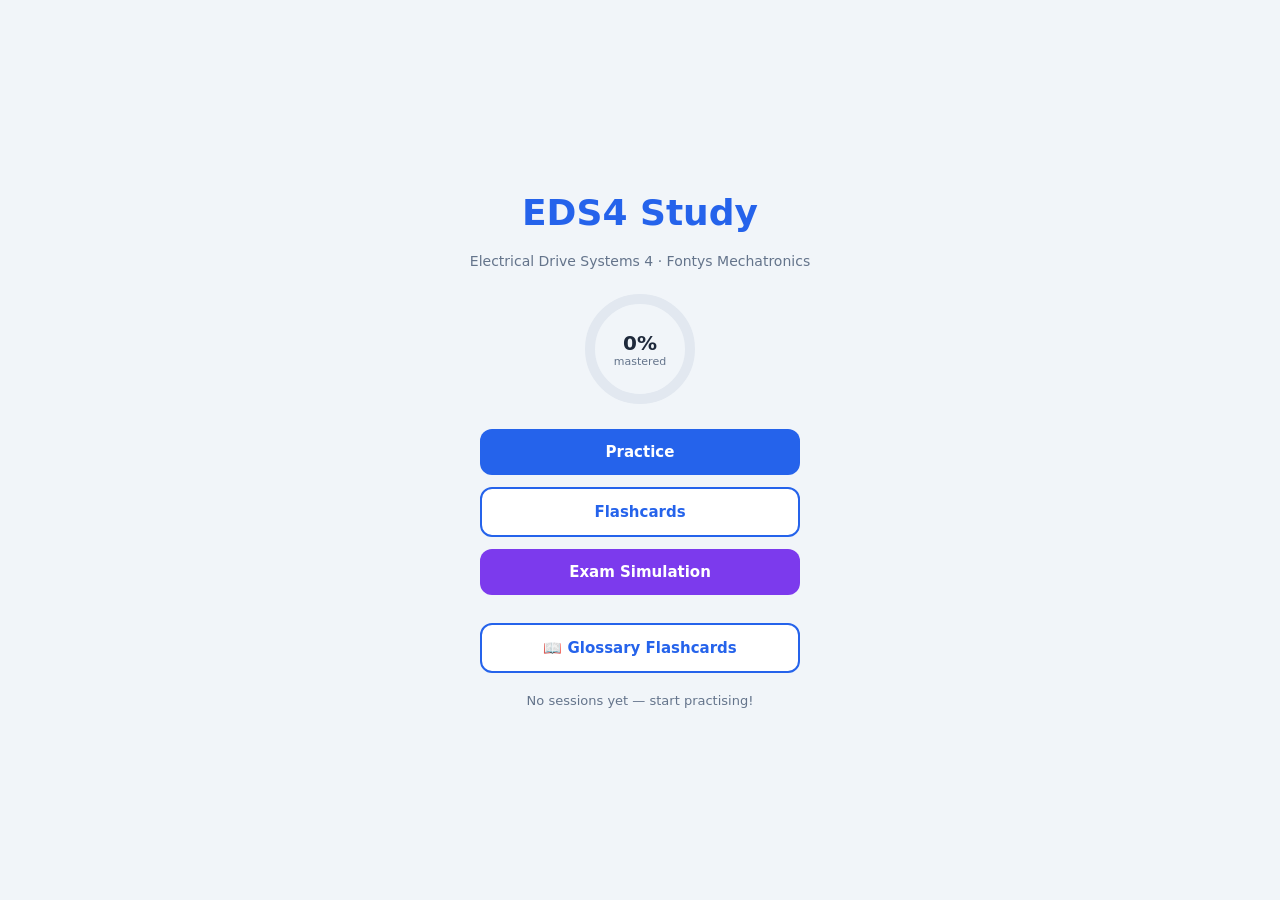
<file: index.html>
<!DOCTYPE html>
<html lang="en">
<head>
  <meta charset="UTF-8">
  <meta name="viewport" content="width=device-width, initial-scale=1.0">
  <title>EDS4 Study App</title>
  <link rel="stylesheet" href="style.css">
</head>
<body>

  <!-- HOME -->
  <div id="screen-home" class="screen active">
    <div class="home-hero">
      <h1 class="home-title">EDS4 Study</h1>
      <p class="home-subtitle">Electrical Drive Systems 4 · Fontys Mechatronics</p>
      <div class="home-ring-wrap">
        <svg class="progress-ring" viewBox="0 0 120 120" width="120" height="120">
          <circle class="ring-bg" cx="60" cy="60" r="50"/>
          <circle id="ring-fill" class="ring-fill" cx="60" cy="60" r="50"
            stroke-dasharray="314" stroke-dashoffset="314"/>
        </svg>
        <div class="ring-label">
          <span id="ring-pct">0%</span>
          <span class="ring-sub">mastered</span>
        </div>
      </div>
      <div class="home-ctas">
        <button class="btn btn-primary" id="btn-practice">Practice</button>
        <button class="btn btn-secondary" id="btn-flashcards">Flashcards</button>
        <button class="btn btn-accent" id="btn-exam">Exam Simulation</button>
      </div>
      <div class="home-ctas" style="margin-top:8px">
        <a class="btn btn-secondary" href="glossary.html" style="text-decoration:none;text-align:center;display:block">📖 Glossary Flashcards</a>
      </div>
      <div class="home-stats" id="home-stats"></div>
    </div>
  </div>

  <!-- PICKER -->
  <div id="screen-picker" class="screen">
    <div class="top-bar">
      <button class="back-btn" id="picker-back">← Back</button>
      <h2 id="picker-title">Practice Session</h2>
      <div></div>
    </div>
    <div class="picker-body">
      <div class="picker-section">
        <div class="section-header">
          <span>Topics</span>
          <button class="link-btn" id="picker-all-toggle">Select All</button>
        </div>
        <div class="topic-grid" id="topic-grid"></div>
      </div>
      <div class="picker-section" id="picker-types-section">
        <div class="section-header"><span>Question Types</span></div>
        <div class="type-checks" id="type-checks">
          <label class="check-label"><input type="checkbox" value="mc" checked> Multiple Choice</label>
          <label class="check-label"><input type="checkbox" value="tf" checked> True / False</label>
          <label class="check-label"><input type="checkbox" value="open" checked> Open / Short Answer</label>
        </div>
      </div>
      <div class="picker-section" id="picker-count-section">
        <div class="section-header">
          <span>Questions</span>
          <span id="count-label">20</span>
        </div>
        <input type="range" id="count-slider" min="5" max="40" value="20" step="5">
      </div>
      <div class="picker-section">
        <div class="section-header"><span>Difficulty</span></div>
        <div class="diff-pills" id="diff-pills">
          <button class="pill active" data-diff="all">All</button>
          <button class="pill" data-diff="easy">Easy</button>
          <button class="pill" data-diff="medium">Medium</button>
          <button class="pill" data-diff="hard">Hard</button>
        </div>
      </div>
      <button class="btn btn-primary full-width" id="picker-start" disabled>Start Session</button>
    </div>
  </div>

  <!-- QUIZ (also used for Exam) -->
  <div id="screen-quiz" class="screen">
    <div class="top-bar quiz-bar">
      <div class="quiz-meta" id="quiz-meta"></div>
      <div class="quiz-counter" id="quiz-counter"></div>
      <div class="quiz-timer-wrap">
        <span class="exam-timer hidden" id="exam-timer">1:30:00</span>
        <button class="icon-btn" id="quiz-exit">✕</button>
      </div>
    </div>
    <div class="progress-strip"><div class="progress-fill" id="quiz-progress"></div></div>
    <div class="quiz-body" id="quiz-body"></div>
  </div>

  <!-- FLASHCARD -->
  <div id="screen-flashcard" class="screen">
    <div class="top-bar">
      <button class="back-btn" id="fc-back">← Exit</button>
      <div class="quiz-counter" id="fc-counter"></div>
      <div></div>
    </div>
    <div class="progress-strip"><div class="progress-fill" id="fc-progress"></div></div>
    <div class="fc-body">
      <div class="fc-scene" id="fc-scene">
        <div class="fc-card" id="fc-card">
          <div class="fc-front" id="fc-front"></div>
          <div class="fc-back" id="fc-back"></div>
        </div>
      </div>
      <div class="fc-hint" id="fc-hint">Tap card to reveal</div>
      <div class="fc-actions" id="fc-actions"></div>
    </div>
  </div>

  <!-- RESULTS -->
  <div id="screen-results" class="screen">
    <div class="results-wrap">
      <h2 class="results-title" id="results-title">Session Complete</h2>
      <div class="results-ring-wrap">
        <svg class="progress-ring" viewBox="0 0 120 120" width="120" height="120">
          <circle class="ring-bg" cx="60" cy="60" r="50"/>
          <circle id="results-ring-fill" class="ring-fill" cx="60" cy="60" r="50"
            stroke-dasharray="314" stroke-dashoffset="314"/>
        </svg>
        <div class="ring-label">
          <span id="results-pct"></span>
          <span class="ring-sub" id="results-pts"></span>
        </div>
      </div>
      <div id="results-grade" class="results-grade hidden"></div>
      <div id="results-table-wrap"></div>
      <div id="results-smart-cta" class="smart-cta"></div>
      <div class="results-btns" id="results-btns"></div>
    </div>
  </div>

  <script src="questions.js"></script>
  <script src="app.js"></script>
</body>
</html>
</file>
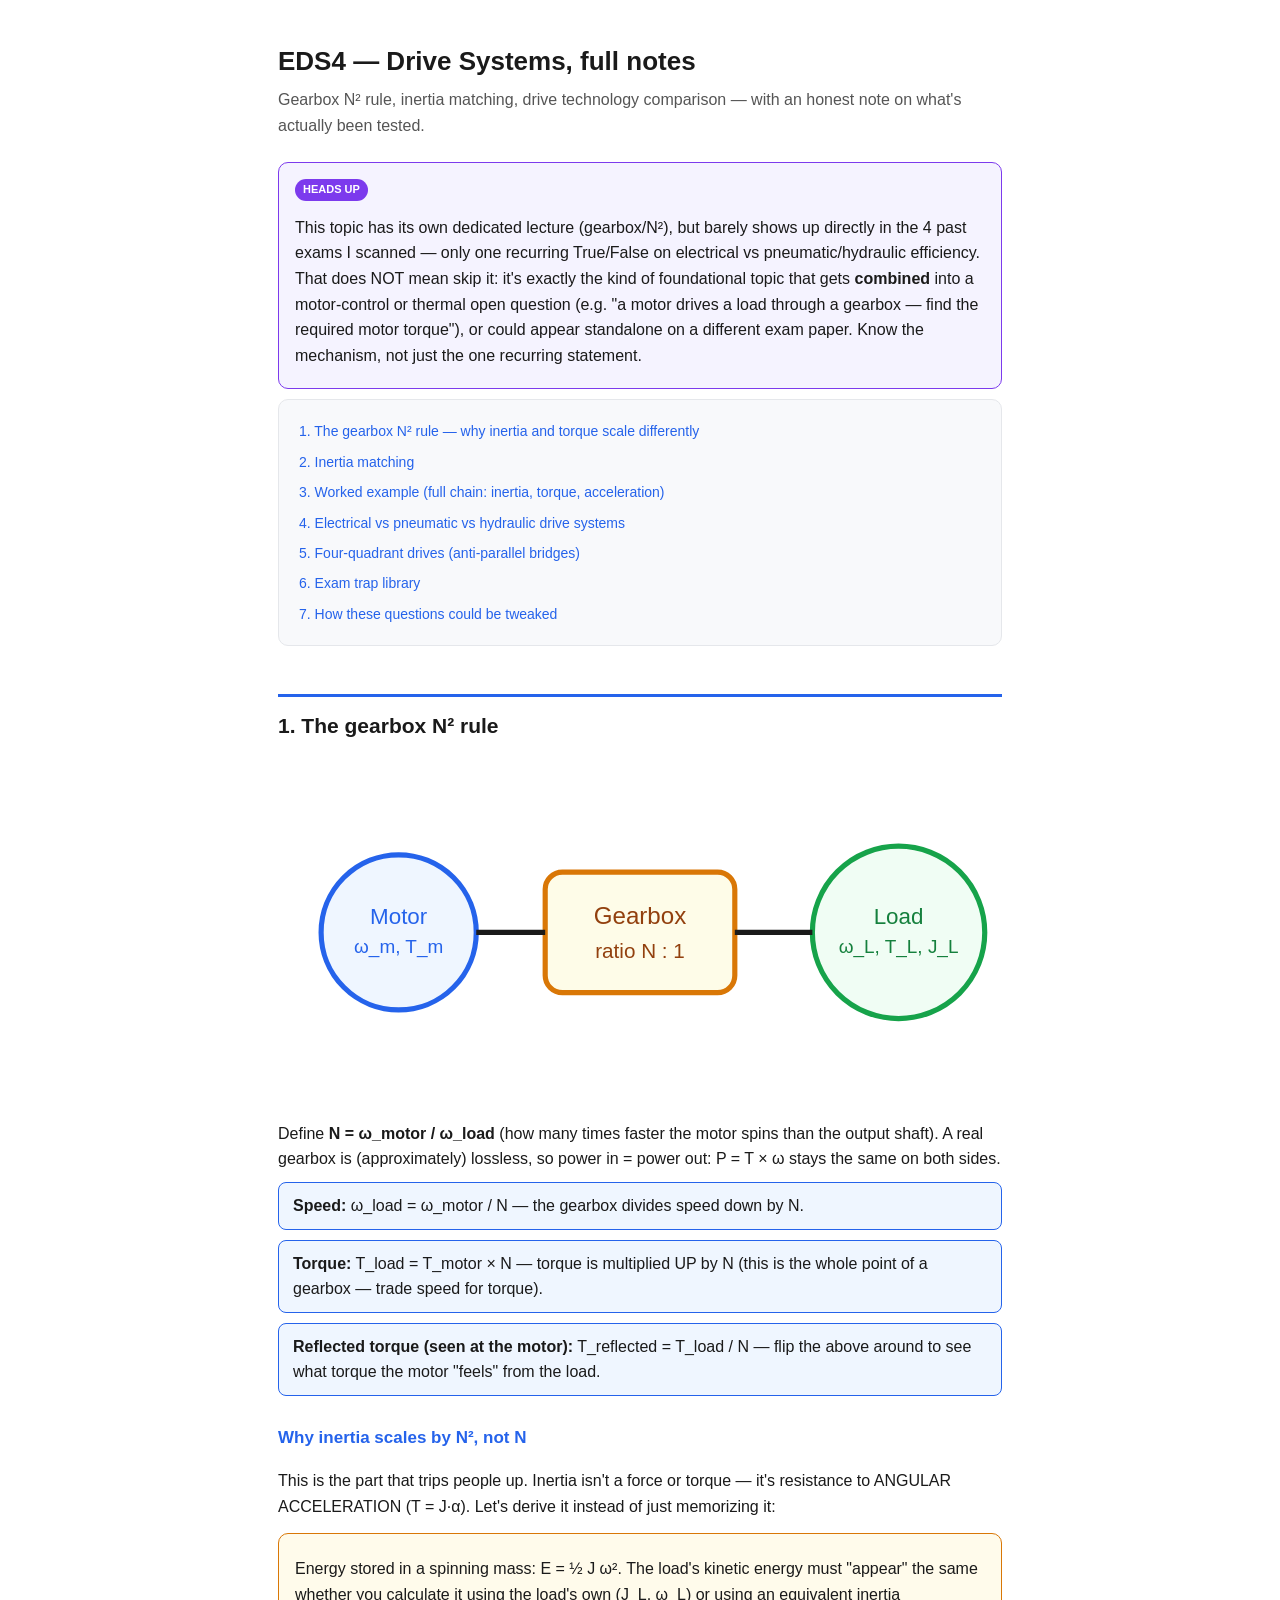
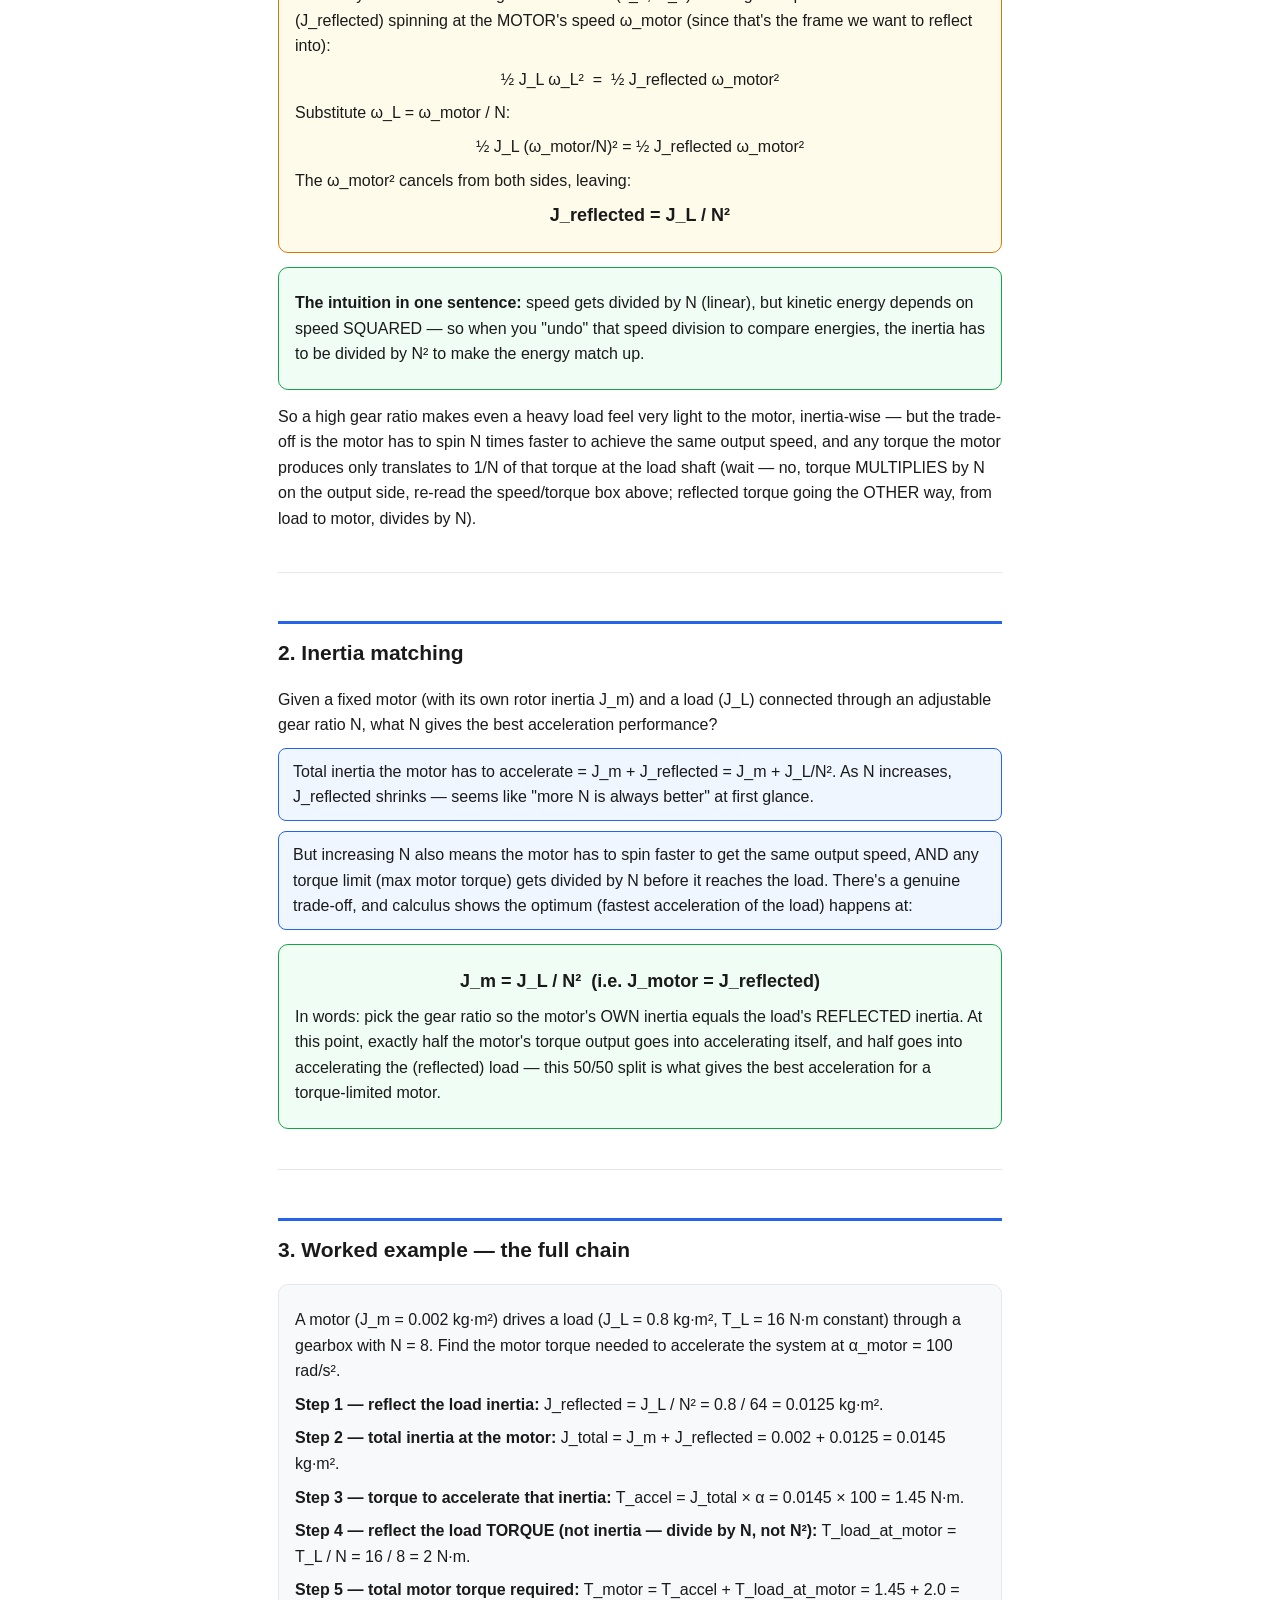
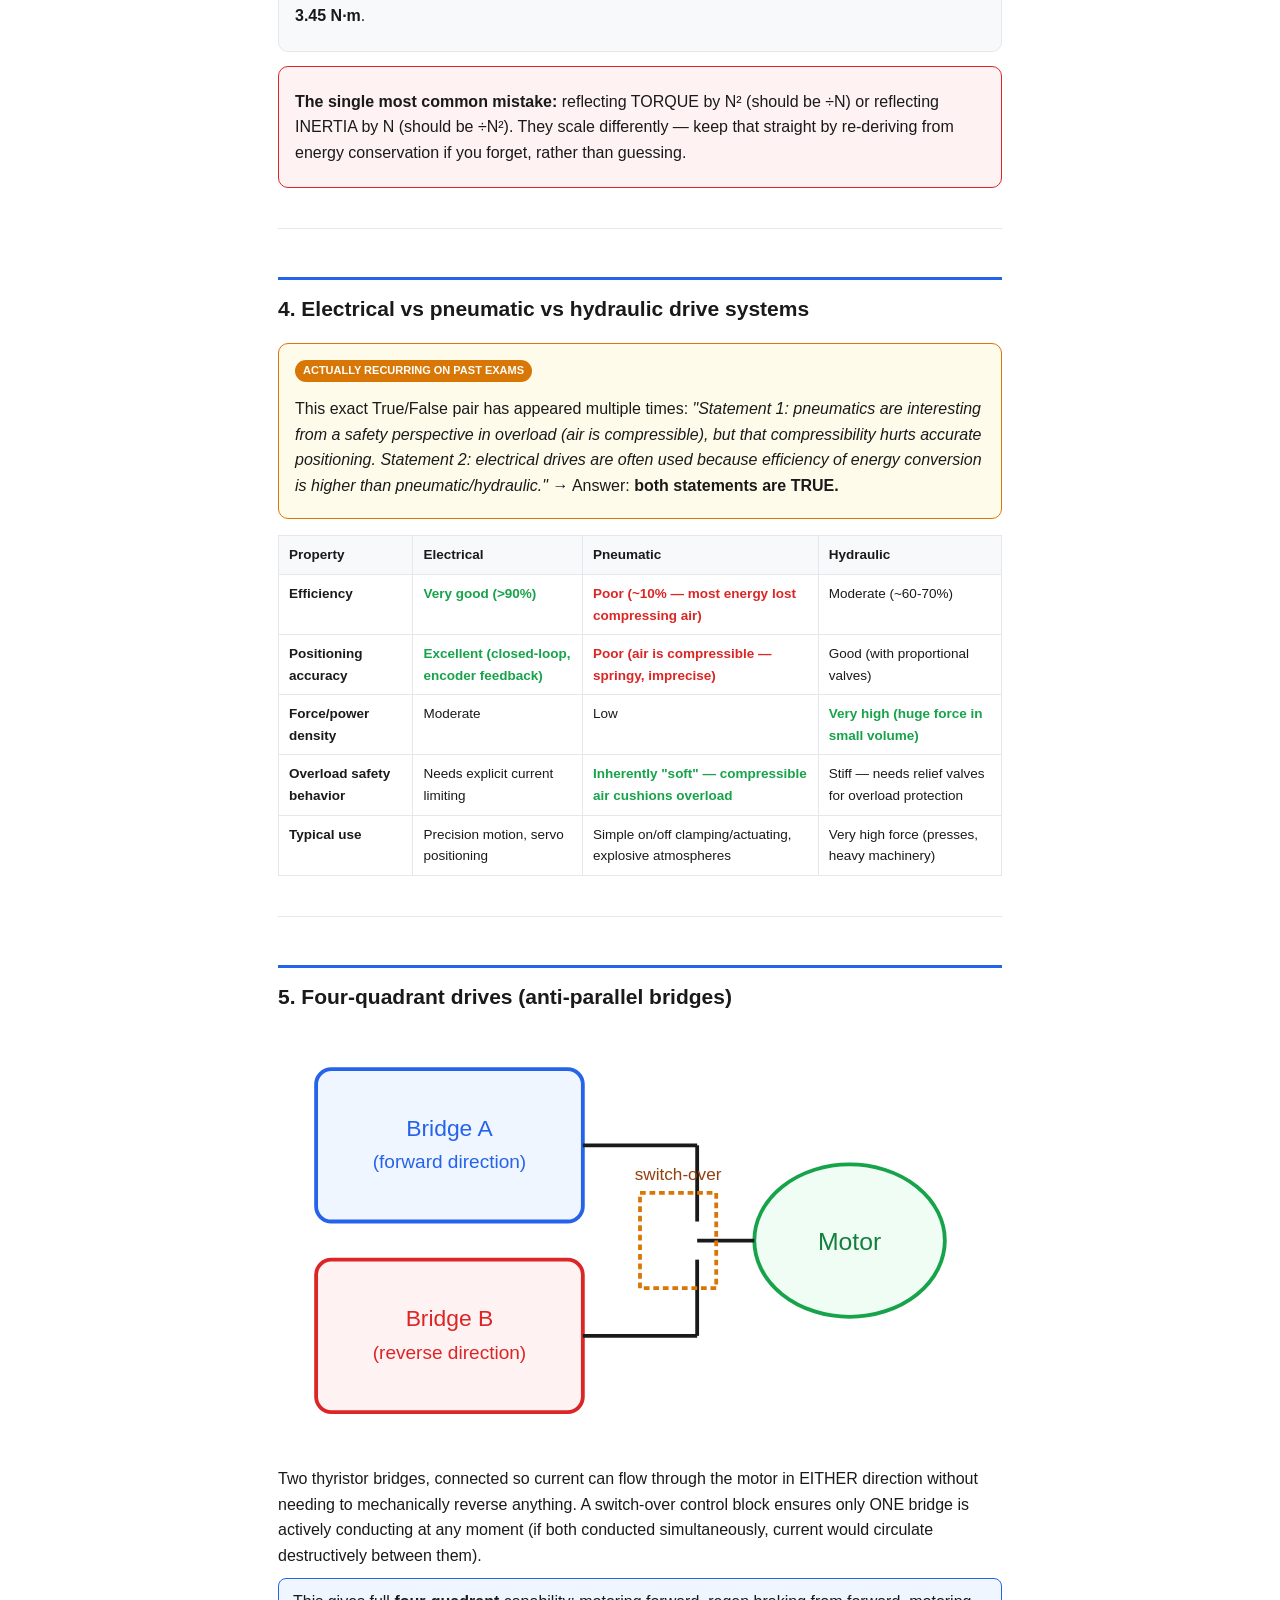
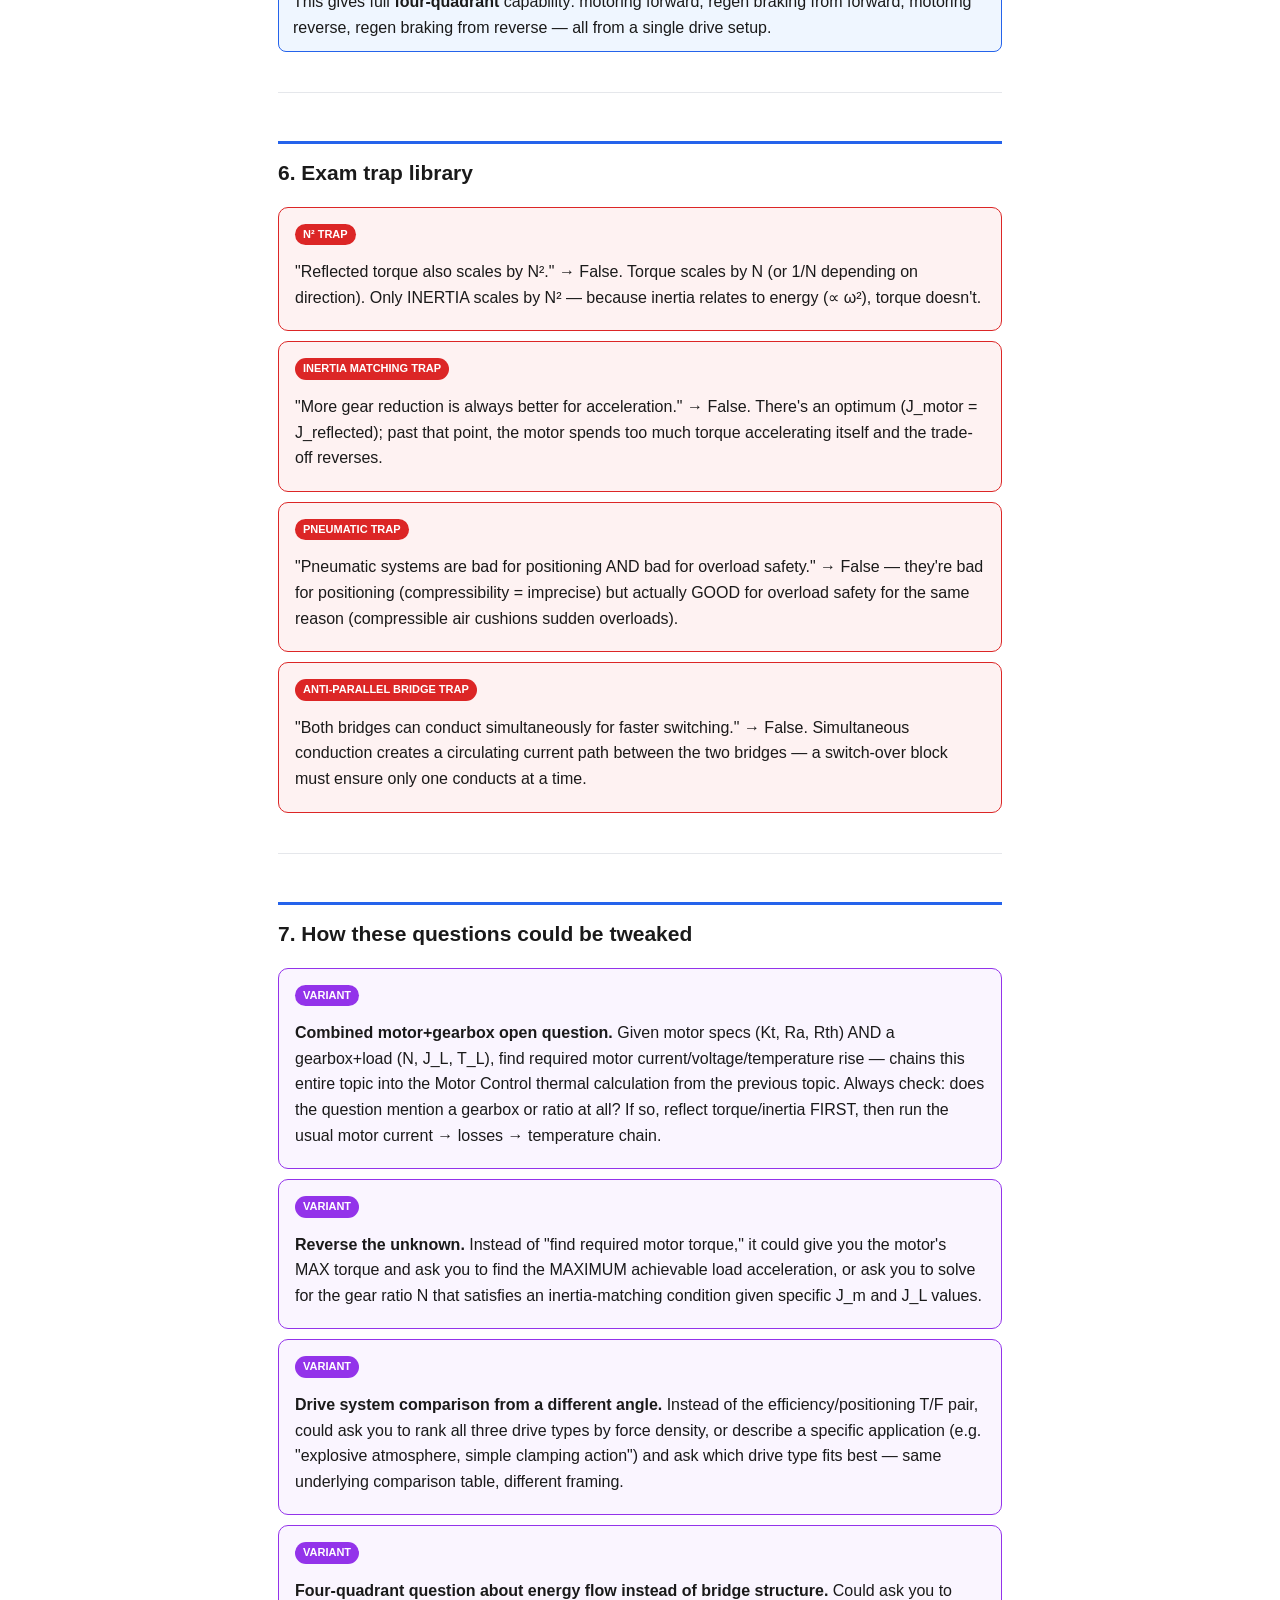
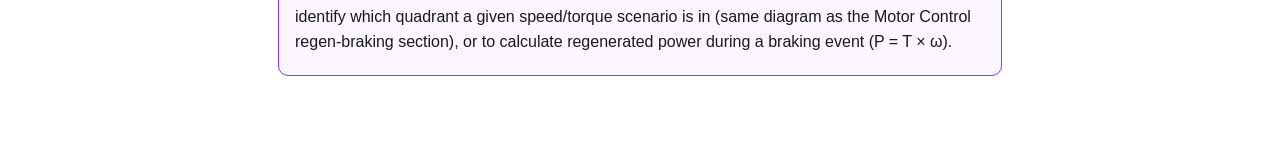
<file: drive-systems-notes.html>
<!DOCTYPE html>
<html lang="en">
<head>
<meta charset="UTF-8">
<meta name="viewport" content="width=device-width, initial-scale=1.0">
<title>EDS4 Drive Systems — Full Notes</title>
<style>
  :root {
    --bg: #ffffff; --ink: #1a1a1a; --sub: #555; --accent: #2563eb;
    --red: #dc2626; --green: #16a34a; --amber: #d97706; --bgcard: #f8f9fb; --border: #e5e7eb;
  }
  * { box-sizing: border-box; }
  body { margin: 0; font-family: -apple-system, BlinkMacSystemFont, 'Segoe UI', Roboto, sans-serif;
    color: var(--ink); background: var(--bg); line-height: 1.6; }
  .wrap { max-width: 760px; margin: 0 auto; padding: 24px 18px 80px; }
  h1 { font-size: 26px; margin-bottom: 4px; }
  .subtitle { color: var(--sub); margin-top: 0; margin-bottom: 24px; }
  h2 { font-size: 21px; margin-top: 48px; padding-top: 12px; border-top: 3px solid var(--accent); }
  h3 { font-size: 17px; margin-top: 28px; color: var(--accent); }
  p { margin: 8px 0; }
  .box { background: var(--bgcard); border: 1px solid var(--border); border-radius: 10px; padding: 14px 16px; margin: 14px 0; }
  .box.green { background: #f0fdf4; border-color: var(--green); }
  .box.amber { background: #fffbeb; border-color: var(--amber); }
  .box.red { background: #fef2f2; border-color: var(--red); }
  .label { font-weight: 700; }
  .diagram { display: flex; justify-content: center; margin: 16px 0; }
  .diagram svg { max-width: 100%; height: auto; }
  table { width: 100%; border-collapse: collapse; margin: 16px 0; font-size: 13.5px; }
  th, td { border: 1px solid var(--border); padding: 8px 10px; text-align: left; vertical-align: top; }
  th { background: var(--bgcard); font-weight: 700; }
  .good { color: var(--green); font-weight: 600; }
  .bad { color: var(--red); font-weight: 600; }
  .toc { background: var(--bgcard); border: 1px solid var(--border); border-radius: 10px; padding: 16px 20px; }
  .toc a { display: block; padding: 4px 0; color: var(--accent); text-decoration: none; font-size: 14px; }
  .toc a:hover { text-decoration: underline; }
  code { background: #f1f1f1; padding: 1px 5px; border-radius: 4px; font-size: 13px; }
  .step { background: #eff6ff; border: 1px solid var(--accent); border-radius: 8px; padding: 10px 14px; margin: 10px 0; }
  hr { border: none; border-top: 1px solid var(--border); margin: 40px 0; }
  .trap { background: #fef2f2; border: 1px solid var(--red); border-radius: 10px; padding: 12px 16px; margin: 10px 0; }
  .trap .tag { display: inline-block; background: var(--red); color: white; font-size: 11px; font-weight: 700;
    padding: 2px 8px; border-radius: 12px; margin-bottom: 6px; text-transform: uppercase; }
  .variant { background: #faf5ff; border: 1px solid #9333ea; border-radius: 10px; padding: 12px 16px; margin: 10px 0; }
  .variant .tag { display: inline-block; background: #9333ea; color: white; font-size: 11px; font-weight: 700;
    padding: 2px 8px; border-radius: 12px; margin-bottom: 6px; text-transform: uppercase; }
  .recurring { background: #fffbeb; border: 1px solid var(--amber); border-radius: 10px; padding: 12px 16px; margin: 10px 0; }
  .recurring .tag { display: inline-block; background: var(--amber); color: white; font-size: 11px; font-weight: 700;
    padding: 2px 8px; border-radius: 12px; margin-bottom: 6px; text-transform: uppercase; }
  .honest { background: #f5f3ff; border: 1px solid #7c3aed; border-radius: 10px; padding: 12px 16px; margin: 10px 0; }
  .honest .tag { display: inline-block; background: #7c3aed; color: white; font-size: 11px; font-weight: 700;
    padding: 2px 8px; border-radius: 12px; margin-bottom: 6px; text-transform: uppercase; }
</style>
</head>
<body>
<div class="wrap">

<h1>EDS4 — Drive Systems, full notes</h1>
<p class="subtitle">Gearbox N² rule, inertia matching, drive technology comparison — with an honest note on what's actually been tested.</p>

<div class="honest"><span class="tag">Heads up</span>
<p>This topic has its own dedicated lecture (gearbox/N²), but barely shows up directly in the 4 past exams I scanned — only one recurring True/False on electrical vs pneumatic/hydraulic efficiency. That does NOT mean skip it: it's exactly the kind of foundational topic that gets <b>combined</b> into a motor-control or thermal open question (e.g. "a motor drives a load through a gearbox — find the required motor torque"), or could appear standalone on a different exam paper. Know the mechanism, not just the one recurring statement.</p>
</div>

<div class="toc">
  <a href="#gearbox">1. The gearbox N² rule — why inertia and torque scale differently</a>
  <a href="#matching">2. Inertia matching</a>
  <a href="#worked">3. Worked example (full chain: inertia, torque, acceleration)</a>
  <a href="#compare-drives">4. Electrical vs pneumatic vs hydraulic drive systems</a>
  <a href="#quadrant">5. Four-quadrant drives (anti-parallel bridges)</a>
  <a href="#traps">6. Exam trap library</a>
  <a href="#variants">7. How these questions could be tweaked</a>
</div>

<!-- ============================================================ -->
<h2 id="gearbox">1. The gearbox N² rule</h2>

<div class="diagram">
<svg viewBox="0 0 420 200" xmlns="http://www.w3.org/2000/svg">
<ellipse cx="70" cy="100" rx="45" ry="45" fill="#eff6ff" stroke="#2563eb" stroke-width="3"/>
<text x="70" y="95" text-anchor="middle" font-size="13" fill="#2563eb">Motor</text>
<text x="70" y="112" text-anchor="middle" font-size="11" fill="#2563eb">ω_m, T_m</text>
<rect x="155" y="65" width="110" height="70" rx="10" fill="#fefce8" stroke="#d97706" stroke-width="3"/>
<text x="210" y="95" text-anchor="middle" font-size="14" fill="#92400e">Gearbox</text>
<text x="210" y="115" text-anchor="middle" font-size="12" fill="#92400e">ratio N : 1</text>
<ellipse cx="360" cy="100" rx="50" ry="50" fill="#f0fdf4" stroke="#16a34a" stroke-width="3"/>
<text x="360" y="95" text-anchor="middle" font-size="13" fill="#15803d">Load</text>
<text x="360" y="112" text-anchor="middle" font-size="11" fill="#15803d">ω_L, T_L, J_L</text>
<line x1="115" y1="100" x2="155" y2="100" stroke="#1a1a1a" stroke-width="3"/>
<line x1="265" y1="100" x2="310" y2="100" stroke="#1a1a1a" stroke-width="3"/>
</svg>
</div>

<p>Define <b>N = ω_motor / ω_load</b> (how many times faster the motor spins than the output shaft). A real gearbox is (approximately) lossless, so power in = power out: P = T × ω stays the same on both sides.</p>

<div class="step"><b>Speed:</b> ω_load = ω_motor / N — the gearbox divides speed down by N.</div>
<div class="step"><b>Torque:</b> T_load = T_motor × N — torque is multiplied UP by N (this is the whole point of a gearbox — trade speed for torque).</div>
<div class="step"><b>Reflected torque (seen at the motor):</b> T_reflected = T_load / N — flip the above around to see what torque the motor "feels" from the load.</div>

<h3>Why inertia scales by N², not N</h3>
<p>This is the part that trips people up. Inertia isn't a force or torque — it's resistance to ANGULAR ACCELERATION (T = J·α). Let's derive it instead of just memorizing it:</p>

<div class="box amber">
<p>Energy stored in a spinning mass: E = ½ J ω². The load's kinetic energy must "appear" the same whether you calculate it using the load's own (J_L, ω_L) or using an equivalent inertia (J_reflected) spinning at the MOTOR's speed ω_motor (since that's the frame we want to reflect into):</p>
<p style="text-align:center; font-size:16px;">½ J_L ω_L² &nbsp;=&nbsp; ½ J_reflected ω_motor²</p>
<p>Substitute ω_L = ω_motor / N:</p>
<p style="text-align:center; font-size:16px;">½ J_L (ω_motor/N)² = ½ J_reflected ω_motor²</p>
<p>The ω_motor² cancels from both sides, leaving:</p>
<p style="text-align:center; font-size:18px; font-weight:700;">J_reflected = J_L / N²</p>
</div>

<div class="box green">
<p><b>The intuition in one sentence:</b> speed gets divided by N (linear), but kinetic energy depends on speed SQUARED — so when you "undo" that speed division to compare energies, the inertia has to be divided by N² to make the energy match up.</p>
</div>

<p>So a high gear ratio makes even a heavy load feel very light to the motor, inertia-wise — but the trade-off is the motor has to spin N times faster to achieve the same output speed, and any torque the motor produces only translates to 1/N of that torque at the load shaft (wait — no, torque MULTIPLIES by N on the output side, re-read the speed/torque box above; reflected torque going the OTHER way, from load to motor, divides by N).</p>

<hr>
<!-- ============================================================ -->
<h2 id="matching">2. Inertia matching</h2>
<p>Given a fixed motor (with its own rotor inertia J_m) and a load (J_L) connected through an adjustable gear ratio N, what N gives the best acceleration performance?</p>

<div class="step">Total inertia the motor has to accelerate = J_m + J_reflected = J_m + J_L/N². As N increases, J_reflected shrinks — seems like "more N is always better" at first glance.</div>
<div class="step">But increasing N also means the motor has to spin faster to get the same output speed, AND any torque limit (max motor torque) gets divided by N before it reaches the load. There's a genuine trade-off, and calculus shows the optimum (fastest acceleration of the load) happens at:</div>

<div class="box green">
<p style="text-align:center; font-size:18px; font-weight:700;">J_m = J_L / N²&nbsp;&nbsp;(i.e. J_motor = J_reflected)</p>
<p>In words: pick the gear ratio so the motor's OWN inertia equals the load's REFLECTED inertia. At this point, exactly half the motor's torque output goes into accelerating itself, and half goes into accelerating the (reflected) load — this 50/50 split is what gives the best acceleration for a torque-limited motor.</p>
</div>

<hr>
<!-- ============================================================ -->
<h2 id="worked">3. Worked example — the full chain</h2>
<div class="box">
<p>A motor (J_m = 0.002 kg·m²) drives a load (J_L = 0.8 kg·m², T_L = 16 N·m constant) through a gearbox with N = 8. Find the motor torque needed to accelerate the system at α_motor = 100 rad/s².</p>
<p><b>Step 1 — reflect the load inertia:</b> J_reflected = J_L / N² = 0.8 / 64 = 0.0125 kg·m².</p>
<p><b>Step 2 — total inertia at the motor:</b> J_total = J_m + J_reflected = 0.002 + 0.0125 = 0.0145 kg·m².</p>
<p><b>Step 3 — torque to accelerate that inertia:</b> T_accel = J_total × α = 0.0145 × 100 = 1.45 N·m.</p>
<p><b>Step 4 — reflect the load TORQUE (not inertia — divide by N, not N²):</b> T_load_at_motor = T_L / N = 16 / 8 = 2 N·m.</p>
<p><b>Step 5 — total motor torque required:</b> T_motor = T_accel + T_load_at_motor = 1.45 + 2.0 = <b>3.45 N·m</b>.</p>
</div>
<div class="box red">
<p><b>The single most common mistake:</b> reflecting TORQUE by N² (should be ÷N) or reflecting INERTIA by N (should be ÷N²). They scale differently — keep that straight by re-deriving from energy conservation if you forget, rather than guessing.</p>
</div>

<hr>
<!-- ============================================================ -->
<h2 id="compare-drives">4. Electrical vs pneumatic vs hydraulic drive systems</h2>
<div class="recurring"><span class="tag">Actually recurring on past exams</span>
<p>This exact True/False pair has appeared multiple times: <i>"Statement 1: pneumatics are interesting from a safety perspective in overload (air is compressible), but that compressibility hurts accurate positioning. Statement 2: electrical drives are often used because efficiency of energy conversion is higher than pneumatic/hydraulic."</i> → Answer: <b>both statements are TRUE.</b></p>
</div>

<table>
<tr><th>Property</th><th>Electrical</th><th>Pneumatic</th><th>Hydraulic</th></tr>
<tr><td><b>Efficiency</b></td><td class="good">Very good (&gt;90%)</td><td class="bad">Poor (~10% — most energy lost compressing air)</td><td>Moderate (~60-70%)</td></tr>
<tr><td><b>Positioning accuracy</b></td><td class="good">Excellent (closed-loop, encoder feedback)</td><td class="bad">Poor (air is compressible — springy, imprecise)</td><td>Good (with proportional valves)</td></tr>
<tr><td><b>Force/power density</b></td><td>Moderate</td><td>Low</td><td class="good">Very high (huge force in small volume)</td></tr>
<tr><td><b>Overload safety behavior</b></td><td>Needs explicit current limiting</td><td class="good">Inherently "soft" — compressible air cushions overload</td><td>Stiff — needs relief valves for overload protection</td></tr>
<tr><td><b>Typical use</b></td><td>Precision motion, servo positioning</td><td>Simple on/off clamping/actuating, explosive atmospheres</td><td>Very high force (presses, heavy machinery)</td></tr>
</table>

<hr>
<!-- ============================================================ -->
<h2 id="quadrant">5. Four-quadrant drives (anti-parallel bridges)</h2>
<div class="diagram">
<svg viewBox="0 0 380 220" xmlns="http://www.w3.org/2000/svg">
<rect x="20" y="20" width="140" height="80" rx="8" fill="#eff6ff" stroke="#2563eb" stroke-width="2"/>
<text x="90" y="55" text-anchor="middle" font-size="12" fill="#2563eb">Bridge A</text>
<text x="90" y="72" text-anchor="middle" font-size="10" fill="#2563eb">(forward direction)</text>
<rect x="20" y="120" width="140" height="80" rx="8" fill="#fef2f2" stroke="#dc2626" stroke-width="2"/>
<text x="90" y="155" text-anchor="middle" font-size="12" fill="#dc2626">Bridge B</text>
<text x="90" y="172" text-anchor="middle" font-size="10" fill="#dc2626">(reverse direction)</text>
<ellipse cx="300" cy="110" rx="50" ry="40" fill="#f0fdf4" stroke="#16a34a" stroke-width="2"/>
<text x="300" y="115" text-anchor="middle" font-size="13" fill="#15803d">Motor</text>
<line x1="160" y1="60" x2="220" y2="60" stroke="#1a1a1a" stroke-width="2"/>
<line x1="220" y1="60" x2="220" y2="100" stroke="#1a1a1a" stroke-width="2"/>
<line x1="160" y1="160" x2="220" y2="160" stroke="#1a1a1a" stroke-width="2"/>
<line x1="220" y1="160" x2="220" y2="120" stroke="#1a1a1a" stroke-width="2"/>
<line x1="220" y1="110" x2="250" y2="110" stroke="#1a1a1a" stroke-width="2"/>
<rect x="190" y="85" width="40" height="50" fill="none" stroke="#d97706" stroke-width="2" stroke-dasharray="3,2"/>
<text x="210" y="78" text-anchor="middle" font-size="9" fill="#92400e">switch-over</text>
</svg>
</div>
<p>Two thyristor bridges, connected so current can flow through the motor in EITHER direction without needing to mechanically reverse anything. A switch-over control block ensures only ONE bridge is actively conducting at any moment (if both conducted simultaneously, current would circulate destructively between them).</p>
<div class="step">This gives full <b>four-quadrant</b> capability: motoring forward, regen braking from forward, motoring reverse, regen braking from reverse — all from a single drive setup.</div>

<hr>
<!-- ============================================================ -->
<h2 id="traps">6. Exam trap library</h2>

<div class="trap"><span class="tag">N² trap</span>
<p>"Reflected torque also scales by N²." → False. Torque scales by N (or 1/N depending on direction). Only INERTIA scales by N² — because inertia relates to energy (∝ ω²), torque doesn't.</p>
</div>

<div class="trap"><span class="tag">Inertia matching trap</span>
<p>"More gear reduction is always better for acceleration." → False. There's an optimum (J_motor = J_reflected); past that point, the motor spends too much torque accelerating itself and the trade-off reverses.</p>
</div>

<div class="trap"><span class="tag">Pneumatic trap</span>
<p>"Pneumatic systems are bad for positioning AND bad for overload safety." → False — they're bad for positioning (compressibility = imprecise) but actually GOOD for overload safety for the same reason (compressible air cushions sudden overloads).</p>
</div>

<div class="trap"><span class="tag">Anti-parallel bridge trap</span>
<p>"Both bridges can conduct simultaneously for faster switching." → False. Simultaneous conduction creates a circulating current path between the two bridges — a switch-over block must ensure only one conducts at a time.</p>
</div>

<hr>
<!-- ============================================================ -->
<h2 id="variants">7. How these questions could be tweaked</h2>

<div class="variant"><span class="tag">Variant</span>
<p><b>Combined motor+gearbox open question.</b> Given motor specs (Kt, Ra, Rth) AND a gearbox+load (N, J_L, T_L), find required motor current/voltage/temperature rise — chains this entire topic into the Motor Control thermal calculation from the previous topic. Always check: does the question mention a gearbox or ratio at all? If so, reflect torque/inertia FIRST, then run the usual motor current → losses → temperature chain.</p>
</div>

<div class="variant"><span class="tag">Variant</span>
<p><b>Reverse the unknown.</b> Instead of "find required motor torque," it could give you the motor's MAX torque and ask you to find the MAXIMUM achievable load acceleration, or ask you to solve for the gear ratio N that satisfies an inertia-matching condition given specific J_m and J_L values.</p>
</div>

<div class="variant"><span class="tag">Variant</span>
<p><b>Drive system comparison from a different angle.</b> Instead of the efficiency/positioning T/F pair, could ask you to rank all three drive types by force density, or describe a specific application (e.g. "explosive atmosphere, simple clamping action") and ask which drive type fits best — same underlying comparison table, different framing.</p>
</div>

<div class="variant"><span class="tag">Variant</span>
<p><b>Four-quadrant question about energy flow instead of bridge structure.</b> Could ask you to identify which quadrant a given speed/torque scenario is in (same diagram as the Motor Control regen-braking section), or to calculate regenerated power during a braking event (P = T × ω).</p>
</div>

</div>
</body>
</html>
</file>
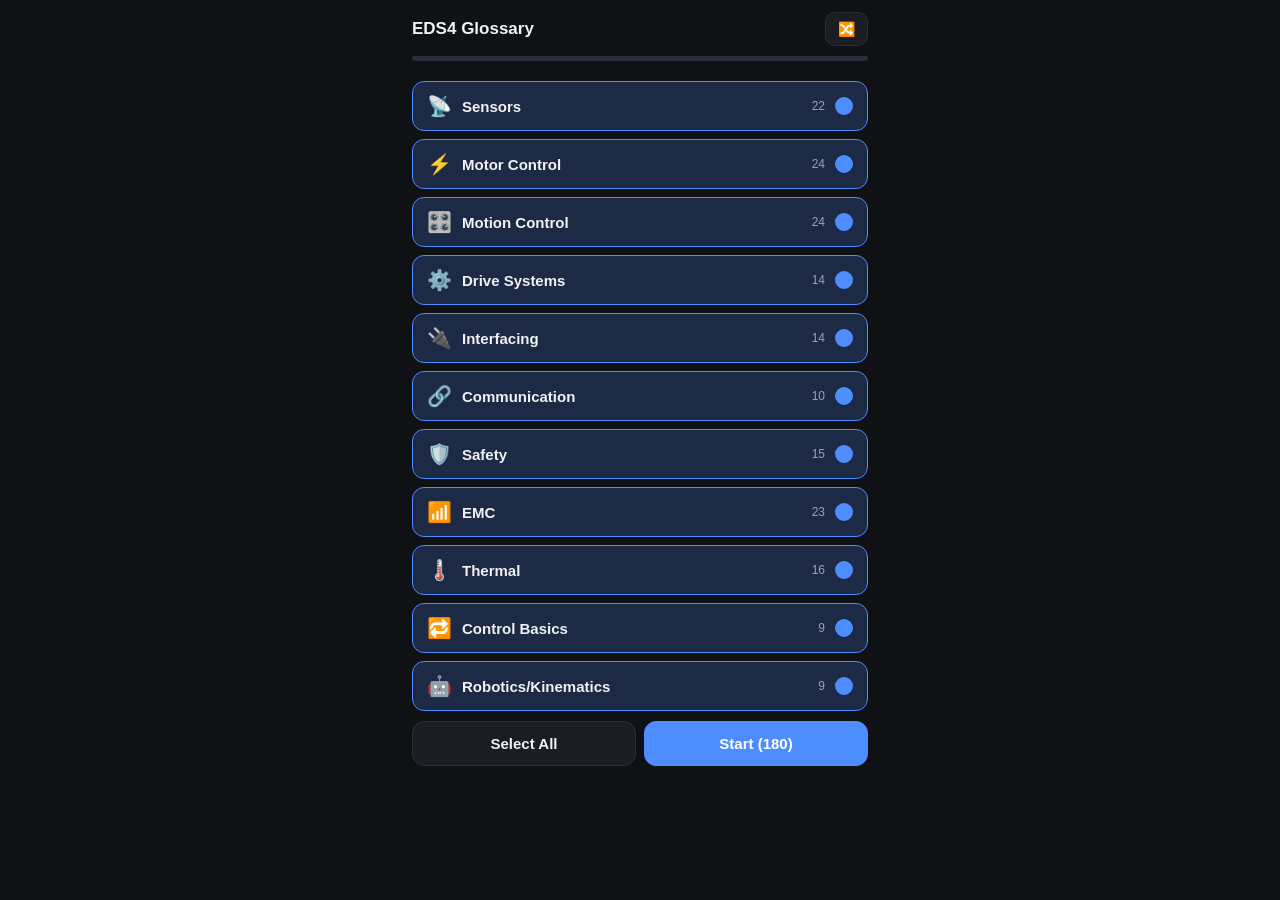
<file: glossary.html>
<!DOCTYPE html>
<html lang="en">
<head>
<meta charset="UTF-8">
<meta name="viewport" content="width=device-width, initial-scale=1.0, maximum-scale=1.0, user-scalable=no">
<title>EDS4 Glossary Flashcards</title>
<style>
  :root {
    --bg: #0f1115; --card: #1a1d24; --accent: #4d8dff; --text: #f0f2f5;
    --sub: #9aa3b2; --good: #2ecc71; --bad: #e74c3c; --border: #2a2e38;
  }
  * { box-sizing: border-box; -webkit-tap-highlight-color: transparent; }
  html, body { margin: 0; padding: 0; background: var(--bg); color: var(--text);
    font-family: -apple-system, BlinkMacSystemFont, 'Segoe UI', Roboto, sans-serif;
    height: 100%; overscroll-behavior: none; user-select: none; }
  #app { display: flex; flex-direction: column; height: 100vh; max-width: 480px; margin: 0 auto; padding: 12px; }

  .topbar { display: flex; align-items: center; justify-content: space-between; gap: 8px; margin-bottom: 10px; }
  .topbar h1 { font-size: 17px; margin: 0; font-weight: 700; }
  .icon-btn { background: var(--card); border: 1px solid var(--border); color: var(--text);
    border-radius: 10px; padding: 8px 12px; font-size: 14px; cursor: pointer; }

  .progress-strip { height: 5px; background: var(--border); border-radius: 3px; overflow: hidden; margin-bottom: 14px; }
  .progress-fill { height: 100%; background: var(--accent); transition: width .25s; }

  /* ── Topic picker ── */
  #screen-picker { flex: 1; display: flex; flex-direction: column; overflow-y: auto; }
  .topic-list { display: flex; flex-direction: column; gap: 8px; margin-top: 6px; }
  .topic-row { display: flex; align-items: center; gap: 10px; background: var(--card);
    border: 1px solid var(--border); border-radius: 12px; padding: 12px 14px; cursor: pointer; }
  .topic-row.selected { border-color: var(--accent); background: #1d2a45; }
  .topic-row .icon { font-size: 20px; }
  .topic-row .name { flex: 1; font-size: 15px; font-weight: 600; }
  .topic-row .count { font-size: 12px; color: var(--sub); }
  .topic-row .check { width: 18px; height: 18px; border-radius: 50%; border: 2px solid var(--sub); flex-shrink: 0; }
  .topic-row.selected .check { border-color: var(--accent); background: var(--accent); }

  .picker-actions { display: flex; gap: 8px; margin: 10px 0; }
  .picker-actions button { flex: 1; }

  .btn { background: var(--card); border: 1px solid var(--border); color: var(--text);
    border-radius: 12px; padding: 13px; font-size: 15px; font-weight: 600; cursor: pointer; }
  .btn-primary { background: var(--accent); border-color: var(--accent); color: #fff; }
  .btn-primary:disabled { opacity: .4; }

  /* ── Card screen ── */
  #screen-cards { flex: 1; display: none; flex-direction: column; }
  .deck-meta { display: flex; justify-content: space-between; font-size: 12px; color: var(--sub); margin-bottom: 6px; }

  .card-scene { flex: 1; perspective: 1200px; margin-bottom: 14px; min-height: 0; }
  .card-3d { position: relative; width: 100%; height: 100%; transition: transform .45s; transform-style: preserve-3d; cursor: pointer; }
  .card-3d.flipped { transform: rotateY(180deg); }
  .card-face { position: absolute; inset: 0; backface-visibility: hidden; border-radius: 18px;
    border: 1px solid var(--border); background: var(--card); display: flex; flex-direction: column;
    align-items: center; justify-content: center; padding: 22px; overflow-y: auto; text-align: center; }
  .card-face.back { transform: rotateY(180deg); justify-content: flex-start; padding-top: 26px; }
  .card-topic-badge { position: absolute; top: 12px; left: 12px; font-size: 11px; padding: 3px 9px;
    border-radius: 20px; background: #2a2e38; color: var(--sub); }
  .card-term { font-size: 24px; font-weight: 700; line-height: 1.3; }
  .card-hint { position: absolute; bottom: 14px; font-size: 12px; color: var(--sub); }
  .card-def-label { font-size: 11px; text-transform: uppercase; letter-spacing: .05em; color: var(--accent); font-weight: 700; margin-bottom: 8px; }
  .card-def { font-size: 16px; line-height: 1.5; }
  .card-svg { width: 90%; max-width: 280px; margin-top: 14px; color: var(--accent); }
  .card-svg svg { width: 100%; height: auto; }

  .deck-actions { display: flex; gap: 10px; margin-top: 4px; }
  .deck-actions button { flex: 1; padding: 15px; border-radius: 14px; font-size: 16px; font-weight: 700; border: none; }
  .btn-again { background: #3a2229; color: var(--bad); }
  .btn-gotit { background: #1f3a2c; color: var(--good); }
  .deck-actions.hidden { visibility: hidden; }

  /* ── Done screen ── */
  #screen-done { flex: 1; display: none; flex-direction: column; align-items: center; justify-content: center; text-align: center; gap: 14px; }
  #screen-done .big { font-size: 40px; }
  #screen-done p { color: var(--sub); margin: 0; }
</style>
</head>
<body>
<div id="app">

  <div class="topbar">
    <h1 id="title">EDS4 Glossary</h1>
    <button class="icon-btn" id="btn-shuffle-toggle">🔀</button>
  </div>
  <div class="progress-strip"><div class="progress-fill" id="progress-fill" style="width:0%"></div></div>

  <!-- PICKER -->
  <div id="screen-picker">
    <div class="topic-list" id="topic-list"></div>
    <div class="picker-actions">
      <button class="btn" id="btn-select-all">Select All</button>
      <button class="btn btn-primary" id="btn-start">Start (0)</button>
    </div>
  </div>

  <!-- CARDS -->
  <div id="screen-cards">
    <div class="deck-meta"><span id="deck-counter">0 / 0</span><span id="deck-remaining"></span></div>
    <div class="card-scene" id="card-scene">
      <div class="card-3d" id="card-3d">
        <div class="card-face front">
          <span class="card-topic-badge" id="topic-badge-f"></span>
          <div class="card-term" id="term-text"></div>
          <span class="card-hint">tap to reveal</span>
        </div>
        <div class="card-face back">
          <span class="card-topic-badge" id="topic-badge-b"></span>
          <div class="card-def-label">Definition</div>
          <div class="card-def" id="def-text"></div>
          <div class="card-svg" id="svg-holder"></div>
        </div>
      </div>
    </div>
    <div class="deck-actions hidden" id="deck-actions">
      <button class="btn-again" id="btn-again">✗ Again</button>
      <button class="btn-gotit" id="btn-gotit">✓ Got it</button>
    </div>
  </div>

  <!-- DONE -->
  <div id="screen-done">
    <div class="big">🎉</div>
    <h2>Deck cleared!</h2>
    <p id="done-stats"></p>
    <button class="btn btn-primary" id="btn-restart" style="width:200px">Study Again</button>
    <button class="btn" id="btn-home" style="width:200px">Pick Topics</button>
  </div>

</div>

<script>
'use strict';

// Schematic SVG snippets — kept tiny, monochrome, viewBox-scaled so they fit a phone card.
const SVG = {
  hbridge: `<svg viewBox="0 0 200 140"><rect x="10" y="10" width="180" height="120" fill="none" stroke="currentColor" stroke-width="2"/>
    <line x1="40" y1="10" x2="40" y2="50" stroke="currentColor" stroke-width="2"/><rect x="25" y="50" width="30" height="14" fill="none" stroke="currentColor" stroke-width="2"/>
    <line x1="160" y1="10" x2="160" y2="50" stroke="currentColor" stroke-width="2"/><rect x="145" y="50" width="30" height="14" fill="none" stroke="currentColor" stroke-width="2"/>
    <line x1="40" y1="90" x2="40" y2="130" stroke="currentColor" stroke-width="2"/><rect x="25" y="76" width="30" height="14" fill="none" stroke="currentColor" stroke-width="2"/>
    <line x1="160" y1="90" x2="160" y2="130" stroke="currentColor" stroke-width="2"/><rect x="145" y="76" width="30" height="14" fill="none" stroke="currentColor" stroke-width="2"/>
    <line x1="40" y1="64" x2="40" y2="76" stroke="currentColor" stroke-width="2"/><line x1="160" y1="64" x2="160" y2="76" stroke="currentColor" stroke-width="2"/>
    <ellipse cx="100" cy="70" rx="26" ry="18" fill="none" stroke="currentColor" stroke-width="2"/><text x="100" y="75" font-size="14" text-anchor="middle" fill="currentColor">M</text>
    <line x1="40" y1="70" x2="74" y2="70" stroke="currentColor" stroke-width="2"/><line x1="126" y1="70" x2="160" y2="70" stroke="currentColor" stroke-width="2"/>
    <text x="100" y="20" font-size="12" text-anchor="middle" fill="currentColor">+V</text><text x="100" y="132" font-size="12" text-anchor="middle" fill="currentColor">GND</text></svg>`,

  quadrature: `<svg viewBox="0 0 220 110"><path d="M10,30 L10,10 L40,10 L40,30 L70,30 L70,10 L100,10 L100,30 L130,30 L130,10 L160,10 L160,30 L190,30" fill="none" stroke="currentColor" stroke-width="2"/>
    <path d="M25,80 L25,60 L55,60 L55,80 L85,80 L85,60 L115,60 L115,80 L145,80 L145,60 L175,60 L175,80" fill="none" stroke="currentColor" stroke-width="2"/>
    <text x="2" y="22" font-size="11" fill="currentColor">A</text><text x="2" y="72" font-size="11" fill="currentColor">B</text>
    <text x="100" y="100" font-size="10" text-anchor="middle" fill="currentColor">B lags A by 90° → CW direction</text></svg>`,

  hall: `<svg viewBox="0 0 200 120"><rect x="60" y="40" width="80" height="40" fill="none" stroke="currentColor" stroke-width="2"/>
    <line x1="60" y1="60" x2="20" y2="60" stroke="currentColor" stroke-width="2" marker-end="url(#arrow)"/><line x1="140" y1="60" x2="180" y2="60" stroke="currentColor" stroke-width="2"/>
    <text x="20" y="50" font-size="11" fill="currentColor">I</text>
    <line x1="100" y1="20" x2="100" y2="100" stroke="currentColor" stroke-width="1" stroke-dasharray="4,3"/>
    <text x="105" y="18" font-size="11" fill="currentColor">B field</text>
    <line x1="100" y1="40" x2="100" y2="20" stroke="currentColor" stroke-width="2" marker-end="url(#arrow)"/>
    <text x="62" y="100" font-size="10" fill="currentColor">V_H across width ∝ I × B</text>
    <defs><marker id="arrow" markerWidth="6" markerHeight="6" refX="3" refY="3" orient="auto"><path d="M0,0 L6,3 L0,6 Z" fill="currentColor"/></marker></defs></svg>`,

  optocoupler: `<svg viewBox="0 0 200 100"><rect x="20" y="20" width="160" height="60" fill="none" stroke="currentColor" stroke-width="2" stroke-dasharray="3,2"/>
    <path d="M50,50 l-8,-6 v12 z M50,50 l8,-6 v12 z" fill="none" stroke="currentColor" stroke-width="2"/>
    <line x1="40" y1="30" x2="40" y2="70" stroke="currentColor" stroke-width="2"/>
    <path d="M65,40 l25,20 M65,60 l25,-20" stroke="currentColor" stroke-width="1.5" stroke-dasharray="2,2"/>
    <path d="M130,40 l15,10 -15,10 z" fill="none" stroke="currentColor" stroke-width="2"/>
    <line x1="145,50" x2="160,50" stroke="currentColor" stroke-width="2"/>
    <text x="100" y="14" font-size="10" text-anchor="middle" fill="currentColor">isolation barrier (no wire)</text>
    <text x="40" y="92" font-size="9" text-anchor="middle" fill="currentColor">LED in</text><text x="150" y="92" font-size="9" text-anchor="middle" fill="currentColor">phototransistor out</text></svg>`,

  flyback: `<svg viewBox="0 0 200 100"><rect x="15" y="15" width="40" height="50" fill="none" stroke="currentColor" stroke-width="2"/><text x="35" y="45" font-size="10" text-anchor="middle" fill="currentColor">SW</text>
    <path d="M90,15 q10,10 0,20 q10,10 0,20 q10,10 0,20" fill="none" stroke="currentColor" stroke-width="2"/><text x="90" y="10" font-size="10" text-anchor="middle" fill="currentColor">L (load)</text>
    <path d="M150,55 l-10,-8 v16 z" fill="none" stroke="currentColor" stroke-width="2"/><line x1="140" y1="15" x2="140" y2="65" stroke="currentColor" stroke-width="2"/>
    <text x="150" y="10" font-size="10" text-anchor="middle" fill="currentColor">flyback diode</text>
    <line x1="15" y1="15" x2="150" y2="15" stroke="currentColor" stroke-width="2"/><line x1="55" y1="15" x2="90" y2="15" stroke="currentColor" stroke-width="2"/><line x1="90" y1="15" x2="140" y2="15" stroke="currentColor" stroke-width="2"/>
    <line x1="15" y1="65" x2="150" y2="65" stroke="currentColor" stroke-width="2"/>
    <text x="100" y="90" font-size="9" text-anchor="middle" fill="currentColor">diode parallel to L, reverse-biased in normal operation</text></svg>`,

  thermalckt: `<svg viewBox="0 0 220 90"><circle cx="20" cy="45" r="14" fill="none" stroke="currentColor" stroke-width="2"/><text x="20" y="49" font-size="9" text-anchor="middle" fill="currentColor">P</text>
    <line x1="34" y1="45" x2="60" y2="45" stroke="currentColor" stroke-width="2"/>
    <rect x="60" y="30" width="40" height="30" fill="none" stroke="currentColor" stroke-width="2"/><text x="80" y="49" font-size="10" text-anchor="middle" fill="currentColor">Rth1</text>
    <line x1="100" y1="45" x2="126" y2="45" stroke="currentColor" stroke-width="2"/>
    <rect x="126" y="30" width="40" height="30" fill="none" stroke="currentColor" stroke-width="2"/><text x="146" y="49" font-size="10" text-anchor="middle" fill="currentColor">Rth2</text>
    <line x1="166" y1="45" x2="190" y2="45" stroke="currentColor" stroke-width="2"/>
    <line x1="190" y1="20" x2="190" y2="70" stroke="currentColor" stroke-width="2"/><text x="200" y="49" font-size="10" fill="currentColor">Tamb</text>
    <text x="110" y="85" font-size="9" text-anchor="middle" fill="currentColor">ΔT = P × ΣRth (series, like resistors)</text></svg>`,

  thyristor: `<svg viewBox="0 0 160 110"><rect x="60" y="10" width="40" height="20" fill="none" stroke="currentColor" stroke-width="2"/><text x="80" y="24" font-size="9" text-anchor="middle" fill="currentColor">P</text>
    <rect x="60" y="30" width="40" height="20" fill="none" stroke="currentColor" stroke-width="2"/><text x="80" y="44" font-size="9" text-anchor="middle" fill="currentColor">N</text>
    <rect x="60" y="50" width="40" height="20" fill="none" stroke="currentColor" stroke-width="2"/><text x="80" y="64" font-size="9" text-anchor="middle" fill="currentColor">P</text>
    <rect x="60" y="70" width="40" height="20" fill="none" stroke="currentColor" stroke-width="2"/><text x="80" y="84" font-size="9" text-anchor="middle" fill="currentColor">N</text>
    <text x="80" y="5" font-size="10" text-anchor="middle" fill="currentColor">Anode</text><text x="80" y="100" font-size="10" text-anchor="middle" fill="currentColor">Cathode</text>
    <line x1="100" y1="55" x2="130" y2="55" stroke="currentColor" stroke-width="2"/><text x="135" y="58" font-size="10" fill="currentColor">Gate</text></svg>`,

  cmdm: `<svg viewBox="0 0 200 100"><line x1="20" y1="30" x2="180" y2="30" stroke="currentColor" stroke-width="2"/><line x1="20" y1="60" x2="180" y2="60" stroke="currentColor" stroke-width="2"/>
    <line x1="40" y1="30" x2="40" y2="60" stroke="currentColor" stroke-width="1.5" marker-end="url(#a2)"/><line x1="60" y1="60" x2="60" y2="30" stroke="currentColor" stroke-width="1.5" marker-end="url(#a2)"/>
    <text x="30" y="20" font-size="9" fill="currentColor">differential: opposite directions</text>
    <line x1="100" y1="30" x2="100" y2="5" stroke="currentColor" stroke-width="1.5" marker-end="url(#a2)"/><line x1="120" y1="60" x2="120" y2="35" stroke="currentColor" stroke-width="1.5" marker-end="url(#a2)"/>
    <text x="95" y="95" font-size="9" fill="currentColor">common-mode: same direction (to ground)</text>
    <defs><marker id="a2" markerWidth="6" markerHeight="6" refX="3" refY="3" orient="auto"><path d="M0,0 L6,3 L0,6 Z" fill="currentColor"/></marker></defs></svg>`,

  skineffect: `<svg viewBox="0 0 140 140"><circle cx="70" cy="70" r="60" fill="none" stroke="currentColor" stroke-width="2"/>
    <circle cx="70" cy="70" r="60" fill="currentColor" opacity="0.35"/><circle cx="70" cy="70" r="45" fill="white" opacity="0.9"/>
    <text x="70" y="75" font-size="10" text-anchor="middle" fill="currentColor">low f</text>
    <text x="70" y="135" font-size="10" text-anchor="middle" fill="currentColor">current crowds to outer ring δ at high f</text></svg>`,

  n2: `<svg viewBox="0 0 200 100"><ellipse cx="50" cy="50" rx="25" ry="25" fill="none" stroke="currentColor" stroke-width="2"/><text x="50" y="55" font-size="11" text-anchor="middle" fill="currentColor">M</text>
    <rect x="80" y="35" width="40" height="30" fill="none" stroke="currentColor" stroke-width="2"/><text x="100" y="55" font-size="9" text-anchor="middle" fill="currentColor">N:1</text>
    <ellipse cx="160" cy="50" rx="30" ry="30" fill="none" stroke="currentColor" stroke-width="2"/><text x="160" y="55" font-size="11" text-anchor="middle" fill="currentColor">Load</text>
    <line x1="75" y1="50" x2="80" y2="50" stroke="currentColor" stroke-width="2"/><line x1="120" y1="50" x2="130" y2="50" stroke="currentColor" stroke-width="2"/>
    <text x="100" y="90" font-size="9" text-anchor="middle" fill="currentColor">J_reflected = J_load/N² , T_reflected = T_load/N</text></svg>`,

  pidloop: `<svg viewBox="0 0 220 100"><circle cx="30" cy="50" r="12" fill="none" stroke="currentColor" stroke-width="2"/><text x="30" y="54" font-size="12" text-anchor="middle" fill="currentColor">Σ</text>
    <line x1="42" y1="50" x2="70" y2="50" stroke="currentColor" stroke-width="2"/>
    <rect x="70" y="20" width="50" height="60" fill="none" stroke="currentColor" stroke-width="2"/><text x="95" y="40" font-size="9" text-anchor="middle" fill="currentColor">Kp,Ki,Kd</text>
    <line x1="120" y1="50" x2="150" y2="50" stroke="currentColor" stroke-width="2"/>
    <ellipse cx="175" cy="50" rx="20" ry="15" fill="none" stroke="currentColor" stroke-width="2"/><text x="175" y="54" font-size="10" text-anchor="middle" fill="currentColor">Motor</text>
    <path d="M175,65 L175,90 L30,90 L30,62" fill="none" stroke="currentColor" stroke-width="1.5" marker-end="url(#a3)"/>
    <text x="100" y="98" font-size="9" text-anchor="middle" fill="currentColor">position feedback</text>
    <defs><marker id="a3" markerWidth="6" markerHeight="6" refX="3" refY="3" orient="auto"><path d="M0,0 L6,3 L0,6 Z" fill="currentColor"/></marker></defs></svg>`,

  groundloop: `<svg viewBox="0 0 200 100"><rect x="10" y="20" width="50" height="35" fill="none" stroke="currentColor" stroke-width="2"/><text x="35" y="42" font-size="9" text-anchor="middle" fill="currentColor">Dev A</text>
    <rect x="140" y="20" width="50" height="35" fill="none" stroke="currentColor" stroke-width="2"/><text x="165" y="42" font-size="9" text-anchor="middle" fill="currentColor">Dev B</text>
    <line x1="60" y1="30" x2="140" y2="30" stroke="currentColor" stroke-width="2"/><text x="100" y="25" font-size="8" text-anchor="middle" fill="currentColor">signal cable</text>
    <line x1="35" y1="55" x2="35" y2="85" stroke="currentColor" stroke-width="2"/><line x1="165" y1="55" x2="165" y2="85" stroke="currentColor" stroke-width="2"/>
    <line x1="35" y1="85" x2="165" y2="85" stroke="currentColor" stroke-width="2"/><text x="100" y="98" font-size="8" text-anchor="middle" fill="currentColor">separate earth path → loop encloses area</text></svg>`,

  trapezoid: `<svg viewBox="0 0 200 90"><polyline points="10,70 60,20 120,20 170,70" fill="none" stroke="currentColor" stroke-width="2"/>
    <line x1="10" y1="80" x2="190" y2="80" stroke="currentColor" stroke-width="1"/><text x="100" y="88" font-size="9" text-anchor="middle" fill="currentColor">time</text>
    <text x="10" y="15" font-size="9" fill="currentColor">velocity</text></svg>`,

  scurve: `<svg viewBox="0 0 200 90"><path d="M10,70 C40,70 40,20 60,20 L120,20 C140,20 140,70 170,70" fill="none" stroke="currentColor" stroke-width="2"/>
    <line x1="10" y1="80" x2="190" y2="80" stroke="currentColor" stroke-width="1"/><text x="100" y="88" font-size="9" text-anchor="middle" fill="currentColor">time (rounded corners = limited jerk)</text></svg>`
};

const GLOSSARY_TOPICS = {
  sensors:           { label: 'Sensors',            icon: '📡' },
  motor_control:     { label: 'Motor Control',       icon: '⚡' },
  motion_controllers:{ label: 'Motion Control',      icon: '🎛️' },
  drive_systems:     { label: 'Drive Systems',       icon: '⚙️' },
  interfacing:       { label: 'Interfacing',         icon: '🔌' },
  communication:     { label: 'Communication',       icon: '🔗' },
  safety:            { label: 'Safety',              icon: '🛡️' },
  emc:               { label: 'EMC',                 icon: '📶' },
  thermal:           { label: 'Thermal',             icon: '🌡️' },
  control_basics:    { label: 'Control Basics',      icon: '🔁' },
  robotics:          { label: 'Robotics/Kinematics', icon: '🤖' }
};

const GLOSSARY = [
  // ── SENSORS ──────────────────────────────────────────────
  { term: 'Accuracy', topic: 'sensors', def: 'How closely a sensor\'s output matches the true value. Reflects systematic (reproducible) error, which can be corrected in software.' },
  { term: 'Resolution', topic: 'sensors', def: 'The smallest input change a sensor can detect with certainty. In digital systems, set by the A/D conversion step size.', svg: SVG.quadrature },
  { term: 'Linearity', topic: 'sensors', def: 'How constant a sensor\'s input/output ratio (slope) is across its range. Sensitivity is only a fixed number when the sensor is linear.' },
  { term: 'Repeatability / Precision', topic: 'sensors', def: 'How closely repeated readings of the same input agree with each other. Relates to random error (spread), NOT closeness to the true value — that\'s accuracy.' },
  { term: 'Sensitivity', topic: 'sensors', def: 'Ratio of output change to input change (gain / scale factor). Only constant if the sensor is linear.' },
  { term: 'Systematic error', topic: 'sensors', def: 'A reproducible, predictable measurement offset — corresponds to poor accuracy. Can be calibrated out.' },
  { term: 'Random error', topic: 'sensors', def: 'Non-reproducible measurement deviation, described statistically (standard deviation). Corresponds to poor precision/repeatability.' },
  { term: 'Current Transformer (CT)', topic: 'sensors', def: 'Measures AC current only: primary conductor through a toroidal core induces a proportional secondary current. Gives galvanic isolation but cannot measure DC (needs changing flux).' },
  { term: 'Shunt resistor', topic: 'sensors', def: 'Precision low-value resistor in the current path; current found from V=I·R across it. Best read with a 4-wire (Kelvin) connection to avoid lead-resistance error. No isolation.' },
  { term: 'Hall effect', topic: 'sensors', def: 'Current through a semiconductor slab in a magnetic field is deflected sideways, building up a transverse voltage proportional to both current and field strength.', svg: SVG.hall },
  { term: 'Hall-effect current sensor', topic: 'sensors', def: 'Uses the Hall effect to sense the magnetic field of a current-carrying conductor. Open-loop, closed-loop, or digital variants. Measures AC and DC, gives galvanic isolation.' },
  { term: 'Fluxgate sensor', topic: 'sensors', def: 'Highly sensitive current sensor using a saturable core driven by an excitation signal; very accurate, low drift, AC/DC capable — but expensive.' },
  { term: 'Nul-flux (zero-flux) transformer', topic: 'sensors', def: 'Closed-loop current sensing: a feedback current cancels the net core flux to zero. The unknown primary current is then inferred from the known feedback current and turns ratio.' },
  { term: 'CMRR (Common Mode Rejection Ratio)', topic: 'sensors', def: 'How well a differential amplifier rejects common-mode signal while amplifying only the differential signal, in dB. 110 dB ≈ 300,000× suppression.' },
  { term: 'Instrumentation amplifier', topic: 'sensors', def: 'Precision differential amplifier (often 3-op-amp) with high input impedance and high CMRR — used to amplify small differential signals (e.g. shunt voltage) while rejecting noise.' },
  { term: 'Incremental encoder', topic: 'sensors', def: 'Relative position sensor: quadrature pulse trains A & B (90° apart) plus optional once-per-rev index Z. Needs a reference/homing move; direction from A/B phase order.', svg: SVG.quadrature },
  { term: 'Absolute encoder', topic: 'sensors', def: 'Outputs a unique code for every shaft position — position known instantly at power-up, no homing needed.' },
  { term: 'Quadrature signals (A/B)', topic: 'sensors', def: 'Two encoder square waves 90° apart. Edge counting gives position; which channel leads the other gives direction.', svg: SVG.quadrature },
  { term: 'SinCos encoder', topic: 'sensors', def: 'Outputs analog sine/cosine instead of digital pulses, allowing interpolation for much higher effective resolution than the raw signal period.' },
  { term: 'PPR (Pulses Per Revolution)', topic: 'sensors', def: 'Number of pulse cycles an incremental encoder outputs per revolution — sets the base angular resolution before any ×2/×4 decoding or interpolation.' },
  { term: 'Tachogenerator (Tacho)', topic: 'sensors', def: 'Direct speed sensor: output voltage proportional to shaft speed (Vg = Kg·n). Used for closed-loop speed control; needs low rotor inertia and linear bidirectional output.' },
  { term: 'Transducer', topic: 'sensors', def: 'A feedback device converting the controlled physical quantity (e.g. speed, position) into an electrical signal the controller/comparator can use.' },

  // ── THERMAL ──────────────────────────────────────────────
  { term: 'Thermistor (NTC / PTC)', topic: 'thermal', def: 'Temperature-sensitive resistor. NTC: resistance falls as temperature rises (used for measurement). PTC: resistance jumps sharply above a trip temperature (RRT) — used for protection, not measurement.' },
  { term: 'RRT (Rated Response Temperature)', topic: 'thermal', def: 'The defined trip temperature where a PTC thermistor\'s resistance rises sharply — used as the alarm/trip threshold in motor overload protection.' },
  { term: 'Thermocouple', topic: 'thermal', def: 'Junction of two dissimilar metals producing a small voltage proportional to temperature difference (Seebeck effect). Robust, self-powered, but low output needs amplification and cold-junction correction.' },
  { term: 'Cold Junction Compensation (CJC)', topic: 'thermal', def: 'Correction for the unwanted voltage generated where thermocouple wires meet copper measurement leads — either a counter-voltage at known temperature, or measuring the reference temperature and correcting mathematically.' },
  { term: 'RTD (Resistance Temperature Detector)', topic: 'thermal', def: 'Sensor (e.g. Pt-100 = 100 Ω at 0°C) whose resistance varies nearly linearly with temperature. Very accurate, but needs excitation current and careful (often 4-wire) wiring.' },
  { term: '4-wire Kelvin connection', topic: 'thermal', def: 'Separate excitation and sense lead pairs on a resistive sensor, eliminating lead-wire resistance from the measurement.' },
  { term: 'Self-heating error', topic: 'thermal', def: 'Error in RTDs/thermistors caused by the excitation current itself heating the sensor (P = I²R), raising the reading above true ambient.' },
  { term: 'Thermal resistance (Rth)', topic: 'thermal', def: 'Rth [°C/W]: steady-state temperature rise per watt dissipated. ΔT = P × Rth — thermal equivalent of Ohm\'s law.', svg: SVG.thermalckt },
  { term: 'Thermal capacity (Cth)', topic: 'thermal', def: 'Heat capacity [J/°C] of a thermal mass (specific heat × mass). Combined with Rth gives the thermal time constant.' },
  { term: 'Thermal time constant (τ_th)', topic: 'thermal', def: 'τ_th = Rth × Cth. θ(t) = θ_start + (θ_final − θ_start)(1 − e^(−t/τ_th)). After 1τ: 63% of final rise reached; after 5τ: essentially steady state.' },
  { term: 'Power derating curve', topic: 'thermal', def: 'Graph of max allowable dissipated power, declining linearly (slope −1/Rth) with case/ambient temperature, reaching zero at T_junction(max).' },
  { term: 'Insulation class (motor)', topic: 'thermal', def: 'Standardized max winding temperature rating: A=105°C, E=120°C, B=130°C, F=155°C, H=180°C. Higher class = more heat-resistant insulation.' },
  { term: 'Duty mode (S1–S8)', topic: 'thermal', def: 'Standardized load/rest cycle classes: S1 continuous, S2 short-term, S3 intermittent periodic, S4 intermittent with starting effect, S5 adds electric braking, S6 continuous periodic with no-load (not de-energized), S7 with start/brake, S8 multiple load/speed levels.' },
  { term: 'Duty Cycle (DC) of a motor load', topic: 'thermal', def: 'Fraction of the duty period under load: DC = Ton / Tcyc. Used with thermal time constant to find the equivalent continuous power for sizing.' },
  { term: 'Insulation aging rule (expected life)', topic: 'thermal', def: 'Insulation life roughly halves per ~10°C increase above rated temperature: D_θ = D_max × 2^((θmax−θ)/Δθ).' },
  { term: 'Heat damage in motors', topic: 'thermal', def: 'Excess heat causes magnetic damage (demagnetized permanent magnets), electrical damage (insulation breakdown), and mechanical damage (faster bearing/gear wear).' },

  // ── MOTOR CONTROL ────────────────────────────────────────
  { term: 'Pem = T·ω', topic: 'motor_control', def: 'Mechanical power output of a motor equals torque times angular velocity.' },
  { term: 'Torque constant (Kt / Ki)', topic: 'motor_control', def: 'T = Kt × Ia. DC motor torque is proportional to armature current — current is measured/limited to control torque and protect drive electronics.' },
  { term: 'Back-EMF (Uind = Ke·ω)', topic: 'motor_control', def: 'A rotating armature winding moving through a magnetic field induces a voltage proportional to speed. It opposes the applied voltage and limits current as speed rises.' },
  { term: 'Torque-speed characteristic (DC motor)', topic: 'motor_control', def: 'Linear plot of torque vs speed from stall torque (Te0 at ω=0) to no-load speed (ω0 at T=0). Slope S = Ke·Km/Rr. Left of ω0 = motoring; right = generating.' },
  { term: 'Armature reaction', topic: 'motor_control', def: 'The armature current\'s own magnetic field distorts the main field. Near saturation this reduces effective flux/torque, drooping the real torque-speed curve below ideal at high current.' },
  { term: 'PM-DC motor', topic: 'motor_control', def: 'DC motor using permanent magnets instead of a wound field — linear torque-speed lines for each applied voltage. Still subject to armature reaction at high current.' },
  { term: 'DC Shunt Motor', topic: 'motor_control', def: 'Field winding in parallel with the armature across the same supply — field and armature current are largely independent, giving good speed regulation.' },
  { term: 'Independently excited motor', topic: 'motor_control', def: 'Field powered from a separate controlled supply, independent of the armature — allows separate control of flux and armature current/torque.' },
  { term: 'H-bridge', topic: 'motor_control', def: 'Four-switch topology around a motor enabling bidirectional current flow for forward/reverse and 2- or 4-quadrant control, normally PWM driven.', svg: SVG.hbridge },
  { term: 'Bipolar PWM', topic: 'motor_control', def: 'H-bridge scheme: output switches fully between +V and −V every cycle. Duty cycle sets the average value and encodes direction. Current always flows.' },
  { term: 'Unipolar PWM', topic: 'motor_control', def: 'H-bridge scheme: output switches between +V/0 (CW) or −V/0 (CCW) — lower current ripple than bipolar PWM.' },
  { term: 'Freewheeling / flyback diode', topic: 'motor_control', def: 'Diode across an inductive load or switch, giving inductor current a path when the switch turns off — prevents large voltage spikes.', svg: SVG.flyback },
  { term: 'SCR / Thyristor', topic: 'motor_control', def: 'Four-layer PNPN device (anode, cathode, gate). Once gate-triggered with forward bias, it latches ON — even after the gate pulse is gone — and turns OFF only when current drops below the holding current IH.', svg: SVG.thyristor },
  { term: 'Holding current (IH) / Latching current (IL)', topic: 'motor_control', def: 'IH = minimum anode current to keep a thyristor conducting. IL = minimum current right after triggering needed to latch into full conduction (IL > IH).' },
  { term: 'Forward breakover voltage (VBO)', topic: 'motor_control', def: 'Anode-cathode voltage at which an UNtriggered thyristor spontaneously switches into conduction, with no gate pulse needed.' },
  { term: 'CR-PWM chopper', topic: 'motor_control', def: 'Current-regulated PWM chopper driving a DC motor from a DC grid, with nested speed and current control loops plus tacho feedback.' },
  { term: 'Motor electromechanical time constant (τ)', topic: 'motor_control', def: 'Combining T=Kt·I, Uind=Ke·ω, and J·dω/dt = T − Tfriction − Tload − D·ω gives a 1st-order system: τ = J / (D + Kt·Ke/R) — how fast speed settles after a step.' },
  { term: 'Damping coefficient (D)', topic: 'motor_control', def: 'Coefficient [N·m/(rad/s)] of torque opposing motion proportionally to speed (viscous-like friction): enters the equation of motion as D·ω.' },
  { term: 'Moment of inertia (J)', topic: 'motor_control', def: 'Resistance of a rotating body to angular acceleration: J = ∫R²dm. Solid cylinder: J = m·R²/2. Hollow cylinder: J = (m/2)(R₁² + R₂²).' },
  { term: 'Equivalent inertia (Jeq)', topic: 'motor_control', def: 'Total inertia "seen" by a motor driving a load through a gearbox/pulley/belt: Jeq = J_motor + J_load/N² for a geared system.' },
  { term: 'Gear reduction ratio (N)', topic: 'motor_control', def: 'Ratio of input to output angular velocity, N = ω1/ω2. Used to scale torque (×N) and reflected inertia (÷N²) between motor and load sides.' },
  { term: 'Inertia matching', topic: 'motor_control', def: 'Best dynamic performance is achieved when motor inertia JM equals the load inertia reflected through the gear ratio: JM = JL/N².' },
  { term: 'Motor torque equation (Tm − Tl = J·dω/dt)', topic: 'motor_control', def: 'Newton\'s 2nd law for rotation: net torque (motor minus load) equals inertia times angular acceleration.' },
  { term: 'Field Oriented Control (FOC)', topic: 'motor_control', def: 'Controls torque directly by decomposing stator currents into d-q components aligned with rotor flux, instead of just controlling current magnitude — used in SRM/sync. reluctance motors.' },

  // ── DRIVE SYSTEMS ────────────────────────────────────────
  { term: 'Two-quadrant / Four-quadrant operation', topic: 'drive_systems', def: 'Two-quadrant: motoring + regen braking in one rotation direction. Four-quadrant: motoring AND braking/generating in BOTH rotation directions.' },
  { term: 'Anti-parallel bridges (4-quadrant drive)', topic: 'drive_systems', def: 'Two oppositely connected thyristor bridges feed the same DC motor, current can flow either way without circulating current; a switch-over block ensures only one bridge conducts at a time.' },
  { term: 'SMPS drive structure', topic: 'drive_systems', def: 'A typical AC drive (line filter → rectifier → DC bus capacitor → brake chopper → inverter) is functionally a Switch Mode Power Supply regulating bidirectional energy flow.' },
  { term: 'Three-phase inverter (VSD)', topic: 'drive_systems', def: 'Rectifier + DC bus + inverter (six switches, three half-bridges) synthesizes a variable-frequency, variable-voltage 3-phase output from the DC bus, usually via PWM.' },
  { term: 'PWM sine approximation', topic: 'drive_systems', def: 'A variable-frequency inverter approximates a sine output by PWM-modulating a higher-frequency carrier so the pulse average traces the desired lower-frequency sine wave.' },
  { term: 'PFC (Power Factor Correction)', topic: 'drive_systems', def: 'Boost-converter front end shaping input current to follow input voltage — improves power factor, reduces harmonics, via nested voltage/current control loops driving a PWM switch.' },
  { term: 'N² law (gearbox reflected inertia)', topic: 'drive_systems', def: 'Output-side inertia Jout, reflected to a gearbox input with ratio n:1, appears as Jout/n². Torque scales by n, angular acceleration by 1/n.', svg: SVG.n2 },
  { term: 'Gearbox power/torque/speed relations', topic: 'drive_systems', def: 'For ideal gearbox ratio n:1: ω_out = ω_in/n, T_out = T_in × n. Power = T × ω is conserved (ideal, lossless case).' },
  { term: 'Thyristor characteristic curve', topic: 'drive_systems', def: 'High impedance OFF-state until gate trigger or breakover voltage (VBO) reached, then snaps to low-impedance conduction. IL needed right after trigger, IH is the lower threshold to stay ON.' },
  { term: 'Thyristor vs MOSFET', topic: 'drive_systems', def: 'MOSFETs: faster switching, lower switching losses. Thyristors: lower conduction losses, higher power handling — still dominant at multi-kV/kA power levels.' },
  { term: 'Thyristor family (TRIAC, GTO, MCT, LASCR, RCT)', topic: 'drive_systems', def: 'TRIAC = bidirectional AC switch. GTO/MCT = gate turn-off without current commutation. LASCR = light-triggered. RCT = reverse-conducting.' },
  { term: 'Series inductance in PWM motor drives', topic: 'drive_systems', def: 'An inductor in series with the motor smooths PWM-chopped voltage into smoother current. Larger L → less ripple, but must avoid core saturation at peak current.' },
  { term: 'DC motor driven from 3-phase AC grid', topic: 'drive_systems', def: 'A DC motor can be powered via a controlled thyristor rectifier bridge whose firing angle sets the average DC output voltage, with nested speed/current loops.' },
  { term: 'Why 3-phase power', topic: 'drive_systems', def: 'Balanced 3-phase needs no neutral, gives constant instantaneous power (unlike pulsating single-phase), and rectifies to a higher, smoother average DC voltage. Phases 120° apart.' },

  // ── INTERFACING ──────────────────────────────────────────
  { term: 'BJT switch', topic: 'interfacing', def: 'BJT driven between cutoff (Vce ≈ Vcc, off) and saturation (Ic_sat = Vcc/Rc, on) by base current. Common way to drive a relay from low-power logic.' },
  { term: 'MOSFET switch (N/P-channel)', topic: 'interfacing', def: 'N-MOSFET: switches load to ground when Vgs sufficiently positive (low-side). P-MOSFET: switches load to supply when Vgs sufficiently negative (high-side).' },
  { term: 'Source vs Sink (digital output)', topic: 'interfacing', def: 'Sourcing output: drives current OUT into the load when high. Sinking output: pulls current FROM the load to ground when low.' },
  { term: 'Open collector output', topic: 'interfacing', def: 'Output with the collector unconnected — needs an external pull-up. Sinks current when ON, sources through the pull-up when OFF. Enables level shifting between voltage domains.' },
  { term: 'General-purpose digital input circuit', topic: 'interfacing', def: 'Typical protected input: series + pull-down resistor set threshold, clamp diodes to Vcc/GND for overvoltage protection, filter cap, then Schmitt-trigger buffer. Typical: logic 0 < 0.7V, logic 1 > 2.4V.' },
  { term: 'Digital input level shifter', topic: 'interfacing', def: 'Converts higher-voltage logic (e.g. 24V) to a lower level (e.g. 3.3V) via resistor divider + clamp diodes into a comparator with hysteresis, then an inverter.' },
  { term: 'Opto-coupler (opto-isolator)', topic: 'interfacing', def: 'LED + photodetector (phototransistor/darlington/SCR/triac), optically coupled but electrically isolated — transmits a signal across a galvanic isolation barrier with no direct connection.', svg: SVG.optocoupler },
  { term: 'Photo-darlington / Photo-SCR / Photo-triac', topic: 'interfacing', def: 'Opto-isolator variants where the LED\'s light controls a darlington pair (more current gain), an SCR, or a triac — for switching AC/DC power loads with isolation.' },
  { term: 'Solid State Relay (SSR)', topic: 'interfacing', def: 'Replaces a mechanical relay: opto-isolated input drives a power semiconductor output (transistor for DC, thyristor/triac for AC) — silent, wear-free, with isolation.' },
  { term: 'Zero-crossing detector (SSR)', topic: 'interfacing', def: 'Delays SSR turn-on until the AC voltage crosses zero, suppressing inrush current and limiting dV/dt stress. Max turn-off delay = one half cycle.' },
  { term: 'RS-422 differential encoder interface', topic: 'interfacing', def: 'Differential signaling standard for encoder signals (A,/A,B,/B,Z,/Z) for noise immunity; single-ended outputs can be adapted via a resistor bias network.' },
  { term: 'CMOS inverter', topic: 'interfacing', def: 'Logic inverter from complementary PMOS (pull-up to VDD) and NMOS (pull-down to GND) — only one conducts at a time → low static power, rail-to-rail swing.' },
  { term: 'Galvanic isolation', topic: 'interfacing', def: 'Electrical separation between circuits via an optical, magnetic, or other non-conductive coupling instead of a direct wire connection — breaks ground loops, allows safe level shifting.', svg: SVG.optocoupler },
  { term: 'Comparator with hysteresis (Schmitt trigger)', topic: 'interfacing', def: 'Positive feedback creates two different switching thresholds (upper/lower) — prevents output chatter when a noisy input hovers near a single threshold.' },

  // ── MOTION CONTROLLERS / CONTROL ────────────────────────
  { term: 'P-loop (proportional)', topic: 'motion_controllers', def: 'Position error e × Kp drives the motor. Simplest servo loop — fast, but leaves a steady-state error.', svg: SVG.pidloop },
  { term: 'PI-loop', topic: 'motion_controllers', def: 'Adds an integral term (∫e × Ki) to the proportional term — eliminates steady-state error, but can introduce instability/overshoot if not tuned.' },
  { term: 'PID-loop', topic: 'motion_controllers', def: 'Adds a derivative term (de/dt × Kd) for damping that reduces oscillation/overshoot, on top of P (speed) and I (zero steady-state error).' },
  { term: 'Integral windup', topic: 'motion_controllers', def: 'When output is saturated and error persists, the integral term keeps growing. When the setpoint is finally reached the oversized term causes large overshoot. Prevented by clamping/back-calculation.' },
  { term: 'Servo cycle', topic: 'motion_controllers', def: 'Fixed time interval (e.g. 100 µs) at which a motion controller samples position, computes following error, and updates the output.' },
  { term: 'Following error', topic: 'motion_controllers', def: 'Instantaneous difference between commanded (trajectory) position and actual measured position — the error signal driving the servo loop.' },
  { term: 'Trajectory generator', topic: 'motion_controllers', def: 'Module that computes the desired position/velocity/acceleration profile over time, fed to the servo controller.' },
  { term: 'Velocity feedforward', topic: 'motion_controllers', def: 'Pre-commands the motor based on desired velocity (Kvff × dθd/dt), added to the PID output — reduces following error without relying solely on high loop gain.' },
  { term: 'Trapezoidal velocity profile', topic: 'motion_controllers', def: 'Constant acceleration → constant velocity (cruise) → constant deceleration. Fastest profile for given vmax/amax limits, but abrupt accel transitions (high jerk).', svg: SVG.trapezoid },
  { term: 'S-curve (S-ramp) motion profile', topic: 'motion_controllers', def: 'Smoothed acceleration ramps limit jerk — gentler on mechanics than trapezoidal, but slower for the same vmax/amax.', svg: SVG.scurve },
  { term: 'Jerk', topic: 'motion_controllers', def: 'Rate of change of acceleration (3rd derivative of position). Limiting jerk reduces mechanical stress and vibration.' },
  { term: 'Synchronized motion', topic: 'motion_controllers', def: 'Multiple axes start and stop together at coordinated points, though they may move at different speeds in between.' },
  { term: 'Non-interpolated motion', topic: 'motion_controllers', def: 'Axes move simultaneously but independently — each has its own start/stop timing, uncoordinated.' },
  { term: 'Linear interpolation', topic: 'motion_controllers', def: 'Controller coordinates multi-axis speeds so combined motion traces a straight line between two points.' },
  { term: 'Circular interpolation', topic: 'motion_controllers', def: 'Coordinating sinusoidal speed profiles of two or more axes so the payload moves along a circular path.' },
  { term: 'Contouring', topic: 'motion_controllers', def: 'Axis speeds vary so the combined path passes smoothly through a sequence of predefined points — speed is defined along the path, not per-axis.' },
  { term: 'Master/follower motion', topic: 'motion_controllers', def: 'Multiple actuators run an identical profile; a master axis position is the commanded reference for follower axis controllers (e.g. parallel gantry rails).' },
  { term: 'Cascaded velocity/position control', topic: 'motion_controllers', def: 'Nested loops: outer position loop sets a velocity setpoint for the inner velocity loop, which sets a current setpoint for the innermost current loop. Each inner loop closes faster.', svg: SVG.pidloop },
  { term: 'Current loop (inner loop)', topic: 'motion_controllers', def: 'Fastest, innermost loop in a cascaded controller — regulates motor current (and thus torque).' },
  { term: 'Limit switch', topic: 'motion_controllers', def: 'Switch at the travel extremes of an axis that stops motion to prevent mechanical damage; often paired with a diode allowing reversal back off the limit.' },
  { term: 'Home switch', topic: 'motion_controllers', def: 'Defines a reference (zero) position on an axis, used during homing to establish absolute position reference.' },
  { term: 'Observer (motor control)', topic: 'motion_controllers', def: 'Model-based estimator predicting velocity from motor current and position, useful when the position sensor has low resolution — only as good as the underlying mechanical model.' },
  { term: 'Overshoot', topic: 'motion_controllers', def: 'Amount by which a step response exceeds its final target before settling — a sign of an underdamped system.' },
  { term: 'Underdamped / critically damped / overdamped', topic: 'motion_controllers', def: 'Underdamped: oscillates before settling. Critically damped: settles fastest with no oscillation. Overdamped: settles slowly, no overshoot.' },

  // ── CONTROL BASICS ───────────────────────────────────────
  { term: 'Open loop control', topic: 'control_basics', def: 'Input drives the process directly with no feedback or correction for the actual output — vulnerable to disturbances.' },
  { term: 'Closed loop control', topic: 'control_basics', def: 'Actual output is measured and compared to the desired value, generating an error signal used to correct the system — improves accuracy against disturbances.' },
  { term: 'Comparator (control system)', topic: 'control_basics', def: 'Summing element that subtracts the feedback (actual) value from the reference (desired) value to generate the error signal ε.' },
  { term: 'Feedback control system (canonical form)', topic: 'control_basics', def: 'ε(s) = R(s) − H(s)·C(s). R = reference, C = output, G(s) = forward transfer function, H(s) = feedback transfer function.' },
  { term: 'Disturbance input', topic: 'control_basics', def: 'Unwanted input (e.g. changing load) affecting the output independently of the reference — the closed loop tries to compensate for it.' },
  { term: 'Noise input', topic: 'control_basics', def: 'Unwanted signal corrupting the measured output (e.g. sensor noise) before it reaches the controller via feedback.' },
  { term: 'Hydraulic drive system', topic: 'control_basics', def: 'Pressurized fluid drive: high force, very high energy density, good safety — but needs a central high-pressure supply and has poor overall efficiency.' },
  { term: 'Pneumatic drive system', topic: 'control_basics', def: 'Compressed air drive: easy fast linear motion, good for explosive atmospheres — but poor positional accuracy and poor overall efficiency.' },
  { term: 'Electric drive system', topic: 'control_basics', def: 'Electric motor drive: very good efficiency, low cost, very good intelligent control — though lower energy density than hydraulics.' },

  // ── ROBOTICS / KINEMATICS ────────────────────────────────
  { term: 'Forward kinematics', topic: 'robotics', def: 'Calculating end-effector position/orientation given known joint angles/positions.' },
  { term: 'Inverse kinematics', topic: 'robotics', def: 'Calculating the joint angles/positions needed to put the end-effector at a desired (x,y,z) point.' },
  { term: 'Limited sequence control', topic: 'robotics', def: 'Robot performs a fixed repeated pick-and-place/push sequence (A→B→C→repeat) without stored trajectories.' },
  { term: 'Point-to-point control (PTP)', topic: 'robotics', def: 'Controller drives the actuator to specified target points without controlling the exact path between them.' },
  { term: 'Continuous-path control (CP)', topic: 'robotics', def: 'The entire trajectory between points is controlled, not just endpoints — used for welding, contour following.' },
  { term: 'Cartesian robot (PPP)', topic: 'robotics', def: 'Three prismatic (linear) joints along orthogonal X/Y/Z — rectangular (gantry-style) workspace.' },
  { term: 'Cylindrical robot (RPP)', topic: 'robotics', def: 'One rotational joint + two prismatic joints — cylindrical workspace.' },
  { term: 'Polar/spherical robot (RRP)', topic: 'robotics', def: 'Two rotational joints + one prismatic joint — spherical workspace.' },
  { term: 'Jointed arm / articulated manipulator (RRR)', topic: 'robotics', def: 'Three rotational joints (body, shoulder, elbow) mimicking a human arm — large flexible workspace.' },

  // ── COMMUNICATION ────────────────────────────────────────
  { term: 'EtherCAT', topic: 'communication', def: 'High-speed real-time industrial Ethernet (Beckhoff). Each slave processes the frame on-the-fly as it passes through — deterministic, < 1 µs latency per slave, no switch needed.' },
  { term: 'PROFIBUS / PROFINET', topic: 'communication', def: 'Siemens industrial fieldbus / Ethernet-based protocols for connecting PLCs, drives, and I/O.' },
  { term: 'MODBUS', topic: 'communication', def: 'Schneider Electric protocol, variants: TCP/IP, ASCII, PLUS, RTU — used to connect controllers and field devices.' },
  { term: 'DeviceNet', topic: 'communication', def: 'Allen-Bradley/Rockwell network using a trunkline-dropline topology to connect sensors/actuators to a controller.' },
  { term: 'EtherNet/IP', topic: 'communication', def: 'Layers an explicit/implicit "industrial protocol" messaging layer on top of standard Ethernet/IP/TCP-UDP, following the OSI model.' },
  { term: 'Master/slave (provider/consumer)', topic: 'communication', def: 'One device (master) initiates and controls communication; others (slaves) respond — vs peer-to-peer or broadcast schemes.' },
  { term: 'Interoperability', topic: 'communication', def: 'Ability of devices from different manufacturers to communicate correctly over a shared network protocol/physical standard.' },
  { term: 'RS-485', topic: 'communication', def: 'Differential multi-drop bus, 32+ nodes, up to ~1200 m — common industrial fieldbus physical layer.' },
  { term: 'SSI (Synchronous Serial Interface)', topic: 'communication', def: 'Master generates the clock; encoder shifts out position bits synchronously, one per clock edge. Point-to-point only.' },
  { term: 'CAN bus', topic: 'communication', def: 'Multi-master differential bus, up to 1 Mbit/s. Message-based with priority arbitration (lowest ID wins). Not hard real-time but deterministic enough for many drives.' },

  // ── SAFETY ────────────────────────────────────────────────
  { term: 'STO (Safe Torque Off)', topic: 'safety', def: 'IEC 61800-5-2 safety function: removes gate drive signals to power transistors so no torque can be generated. Motor coasts; DC bus stays charged. Does NOT apply the brake or disconnect mains.' },
  { term: 'Safety relay', topic: 'safety', def: 'Device implementing safety functions that, on detecting a hazard/error, initiates a safe, reliable response to reduce risk (e.g. Pilz myPNOZ).' },
  { term: 'Two-button press (safety)', topic: 'safety', def: 'Requiring simultaneous two-hand button activation ensures both operator hands are known to be away from a hazard zone.' },
  { term: 'Pressure-sensitive safety mat', topic: 'safety', def: 'Detects presence of a person/object via weight, used to stop hazardous machine motion.' },
  { term: 'Stop cord (pull-cord switch)', topic: 'safety', def: 'A cord running along a hazardous machine that, when pulled, triggers an emergency stop — addresses drawing-in hazards.' },
  { term: 'Risk rating / safety analysis matrix', topic: 'safety', def: 'Combines likelihood of injury and severity of consequence to classify risk level (low/moderate/high/extreme).' },
  { term: 'FMEA (Failure Mode and Effects Analysis)', topic: 'safety', def: 'Systematic method evaluating failure modes, causes, probability, and severity to prioritize safety mitigations.' },
  { term: 'Interlock', topic: 'safety', def: 'Prevents simultaneous occupation of the same space by machine and human, e.g. a guard door switch disabling motion when opened.' },
  { term: 'Light curtain / light beam sensor', topic: 'safety', def: 'Transmitter-receiver pair detecting intrusion into a hazardous zone, triggering a stop.' },
  { term: 'Entrapment/entanglement hazard', topic: 'safety', def: 'Body part or clothing pinched/crushed as machine parts (gears, rollers) move together.' },
  { term: 'Contact hazard', topic: 'safety', def: 'Arises from contact with hot surfaces, sharp edges, or live electrical components.' },
  { term: 'Impact hazard', topic: 'safety', def: 'A person strikes a machine, or a moving machine part strikes a person.' },
  { term: 'Ejection hazard', topic: 'safety', def: 'Material or a loose component is thrown out from the machine, potentially striking nearby people.' },
  { term: 'Semiconductor (fast-blow) fuse', topic: 'safety', def: 'Ultra-fast current-limiting fuse interrupting fault current within microseconds — fast enough to protect transistors/diodes from short-circuit destruction.' },
  { term: 'SPST/SPDT/DPST/DPDT', topic: 'safety', def: 'Switch terminology: Single/Double Pole = number of separate circuits switched. Single/Double Throw = number of positions/connections per pole.' },

  // ── EMC ───────────────────────────────────────────────────
  { term: 'EMC (Electromagnetic Compatibility)', topic: 'emc', def: 'Ability of a system to function correctly in its EM environment without causing unacceptable interference to others, and without being unacceptably affected by interference from others.' },
  { term: 'EMI (Electromagnetic Interference)', topic: 'emc', def: 'Unwanted EM energy disrupting electronic equipment — modeled as a disturbance source, a coupling path, and a susceptible victim.' },
  { term: 'Source–victim–coupling path model', topic: 'emc', def: 'Fundamental EMC model: a source emits EM energy, a coupling path transfers it, a victim is disturbed by it.' },
  { term: 'Skin effect', topic: 'emc', def: 'At high frequency, AC current concentrates near the conductor surface (eddy currents oppose flow in the center) — increases effective AC resistance.', svg: SVG.skineffect },
  { term: 'Skin depth (δ)', topic: 'emc', def: 'Depth at which AC current density falls to 1/e (~37%) of surface value: δ = √(2ρ/(ωμ)). Higher frequency → smaller δ → higher AC resistance.' },
  { term: 'Litz wire', topic: 'emc', def: 'Many thin, individually insulated, woven strands sharing current equally — mitigates skin/proximity effects from a few kHz up to ~1 MHz.' },
  { term: 'Proximity effect', topic: 'emc', def: 'Extra AC resistance increase from magnetic field interaction between nearby current-carrying conductors, beyond skin effect alone.' },
  { term: 'Common-mode (CM) current', topic: 'emc', def: 'Unwanted current flowing in the SAME direction on both conductors of a cable relative to ground — a primary cause of EMC problems.', svg: SVG.cmdm },
  { term: 'Differential mode (DM) signal/current', topic: 'emc', def: 'The intended signal current flowing in OPPOSITE directions on the two conductors of a circuit — carries the wanted information.', svg: SVG.cmdm },
  { term: 'Narrow band vs wideband disturbance', topic: 'emc', def: 'Narrow band: energy concentrated at discrete frequencies (radio transmitters, microprocessors). Wideband: energy spread continuously (relay contacts, transients).' },
  { term: 'EMC margin', topic: 'emc', def: 'Regulatory gap between max permitted emission level and min required immunity level, per frequency-dependent CE standards (e.g. EN61000-6 series).' },
  { term: 'Characteristic impedance (Z0)', topic: 'emc', def: 'Z0 = √(L/C) — the impedance a long cable presents to a propagating signal. Matching termination to Z0 prevents reflections.' },
  { term: 'Capacitive coupling / crosstalk', topic: 'emc', def: 'Unwanted signal transfer between conductors via parasitic capacitance — a high-pass coupling path. Mitigated by shielding or coax cable.' },
  { term: 'Shielding (EMC)', topic: 'emc', def: 'Surrounding a signal conductor with a grounded conductive layer to divert coupled current to ground instead of into the victim conductor.' },
  { term: 'Ground loop', topic: 'emc', def: 'Closed conductive loop formed when two grounded devices share both a signal cable AND separate earth connections — encloses an area that picks up CM disturbance via induced common-mode voltage.', svg: SVG.groundloop },
  { term: 'Common-mode voltage (Vcm)', topic: 'emc', def: 'Unwanted voltage appearing equally on both signal conductors relative to ground, often from a ground loop, driving common-mode current.' },
  { term: 'Galvanic isolation (EMC context)', topic: 'emc', def: 'Isolation transformer or opto-coupler electrically separates two circuit grounds so no direct conductive path exists — breaks ground loops, blocks CM current.' },
  { term: 'Transmission line', topic: 'emc', def: 'A cable modeled as distributed R\'/L\'/G\'/C\' per unit length rather than lumped elements — needed when signal travel time is significant vs. the signal\'s rate of change.' },
  { term: 'Reflection coefficient (Γ)', topic: 'emc', def: 'Γ = (ZL−Z0)/(ZL+Z0) — ratio of reflected to incident wave at a termination. Γ=0 (no reflection) when load impedance matches Z0.' },
  { term: 'Near field vs far field', topic: 'emc', def: 'Near field: close to source, E and H fields interact locally (reactive/Fresnel). Far field: at distance, E and H sustain each other as a propagating EM wave.' },
  { term: 'Velocity factor', topic: 'emc', def: 'Ratio of a cable\'s signal propagation speed to the speed of light in vacuum — always < 1, depends on dielectric (εr, μr).' },
  { term: 'Wavelength rule-of-thumb (λ/10)', topic: 'emc', def: 'If cable length > λ/10, model as a transmission line; if shorter, a lumped RLC network is adequate.' },
  { term: 'Parasitic ESL/ESR (real components)', topic: 'emc', def: 'Real capacitors have series resistance (ESR) and series inductance (ESL) — behave inductively above resonance. Real inductors have parasitic parallel capacitance — behave capacitively above resonance.' }
];

const state = { selected: new Set(Object.keys(GLOSSARY_TOPICS)), pool: [], done: [], total: 0, flipped: false };

function renderPicker() {
  const list = document.getElementById('topic-list');
  list.innerHTML = '';
  Object.entries(GLOSSARY_TOPICS).forEach(([slug, meta]) => {
    const count = GLOSSARY.filter(g => g.topic === slug).length;
    const row = document.createElement('div');
    row.className = 'topic-row' + (state.selected.has(slug) ? ' selected' : '');
    row.innerHTML = `<span class="icon">${meta.icon}</span><span class="name">${meta.label}</span>
      <span class="count">${count}</span><span class="check"></span>`;
    row.addEventListener('click', () => {
      if (state.selected.has(slug)) state.selected.delete(slug); else state.selected.add(slug);
      renderPicker();
    });
    list.appendChild(row);
  });
  const n = GLOSSARY.filter(g => state.selected.has(g.topic)).length;
  const startBtn = document.getElementById('btn-start');
  startBtn.textContent = `Start (${n})`;
  startBtn.disabled = n === 0;
}

function shuffle(arr) {
  const a = [...arr];
  for (let i = a.length - 1; i > 0; i--) {
    const j = Math.floor(Math.random() * (i + 1));
    [a[i], a[j]] = [a[j], a[i]];
  }
  return a;
}

function startDeck() {
  const cards = GLOSSARY.filter(g => state.selected.has(g.topic));
  state.pool = shuffle(cards);
  state.done = [];
  state.total = state.pool.length;
  document.getElementById('screen-picker').style.display = 'none';
  document.getElementById('screen-done').style.display = 'none';
  document.getElementById('screen-cards').style.display = 'flex';
  renderCard();
}

function renderCard() {
  if (state.pool.length === 0) { renderDone(); return; }
  state.flipped = false;
  const card3d = document.getElementById('card-3d');
  card3d.classList.remove('flipped');
  document.getElementById('deck-actions').classList.add('hidden');

  const g = state.pool[0];
  const meta = GLOSSARY_TOPICS[g.topic];
  document.getElementById('topic-badge-f').textContent = meta.icon + ' ' + meta.label;
  document.getElementById('topic-badge-b').textContent = meta.icon + ' ' + meta.label;
  document.getElementById('term-text').textContent = g.term;
  document.getElementById('def-text').textContent = g.def;
  document.getElementById('svg-holder').innerHTML = g.svg || '';

  document.getElementById('deck-counter').textContent = `${state.done.length} / ${state.total}`;
  document.getElementById('deck-remaining').textContent = `${state.pool.length} left`;
  document.getElementById('progress-fill').style.width = (state.done.length / state.total * 100) + '%';
}

function flip() {
  state.flipped = !state.flipped;
  document.getElementById('card-3d').classList.toggle('flipped', state.flipped);
  document.getElementById('deck-actions').classList.toggle('hidden', !state.flipped);
}

function gotIt() {
  const g = state.pool.shift();
  state.done.push(g);
  renderCard();
}
function again() {
  const g = state.pool.shift();
  state.pool.push(g);
  renderCard();
}

function renderDone() {
  document.getElementById('screen-cards').style.display = 'none';
  document.getElementById('screen-done').style.display = 'flex';
  document.getElementById('done-stats').textContent = `You reviewed ${state.total} terms.`;
  document.getElementById('progress-fill').style.width = '100%';
}

document.getElementById('card-scene').addEventListener('click', flip);
document.getElementById('btn-gotit').addEventListener('click', e => { e.stopPropagation(); gotIt(); });
document.getElementById('btn-again').addEventListener('click', e => { e.stopPropagation(); again(); });
document.getElementById('btn-start').addEventListener('click', startDeck);
document.getElementById('btn-select-all').addEventListener('click', () => {
  const allSlugs = Object.keys(GLOSSARY_TOPICS);
  const allSelected = allSlugs.every(s => state.selected.has(s));
  state.selected = allSelected ? new Set() : new Set(allSlugs);
  renderPicker();
});
document.getElementById('btn-restart').addEventListener('click', () => {
  document.getElementById('screen-done').style.display = 'none';
  document.getElementById('screen-picker').style.display = 'flex';
});
document.getElementById('btn-home').addEventListener('click', () => {
  document.getElementById('screen-done').style.display = 'none';
  document.getElementById('screen-picker').style.display = 'flex';
});

renderPicker();
</script>
</body>
</html>
</file>
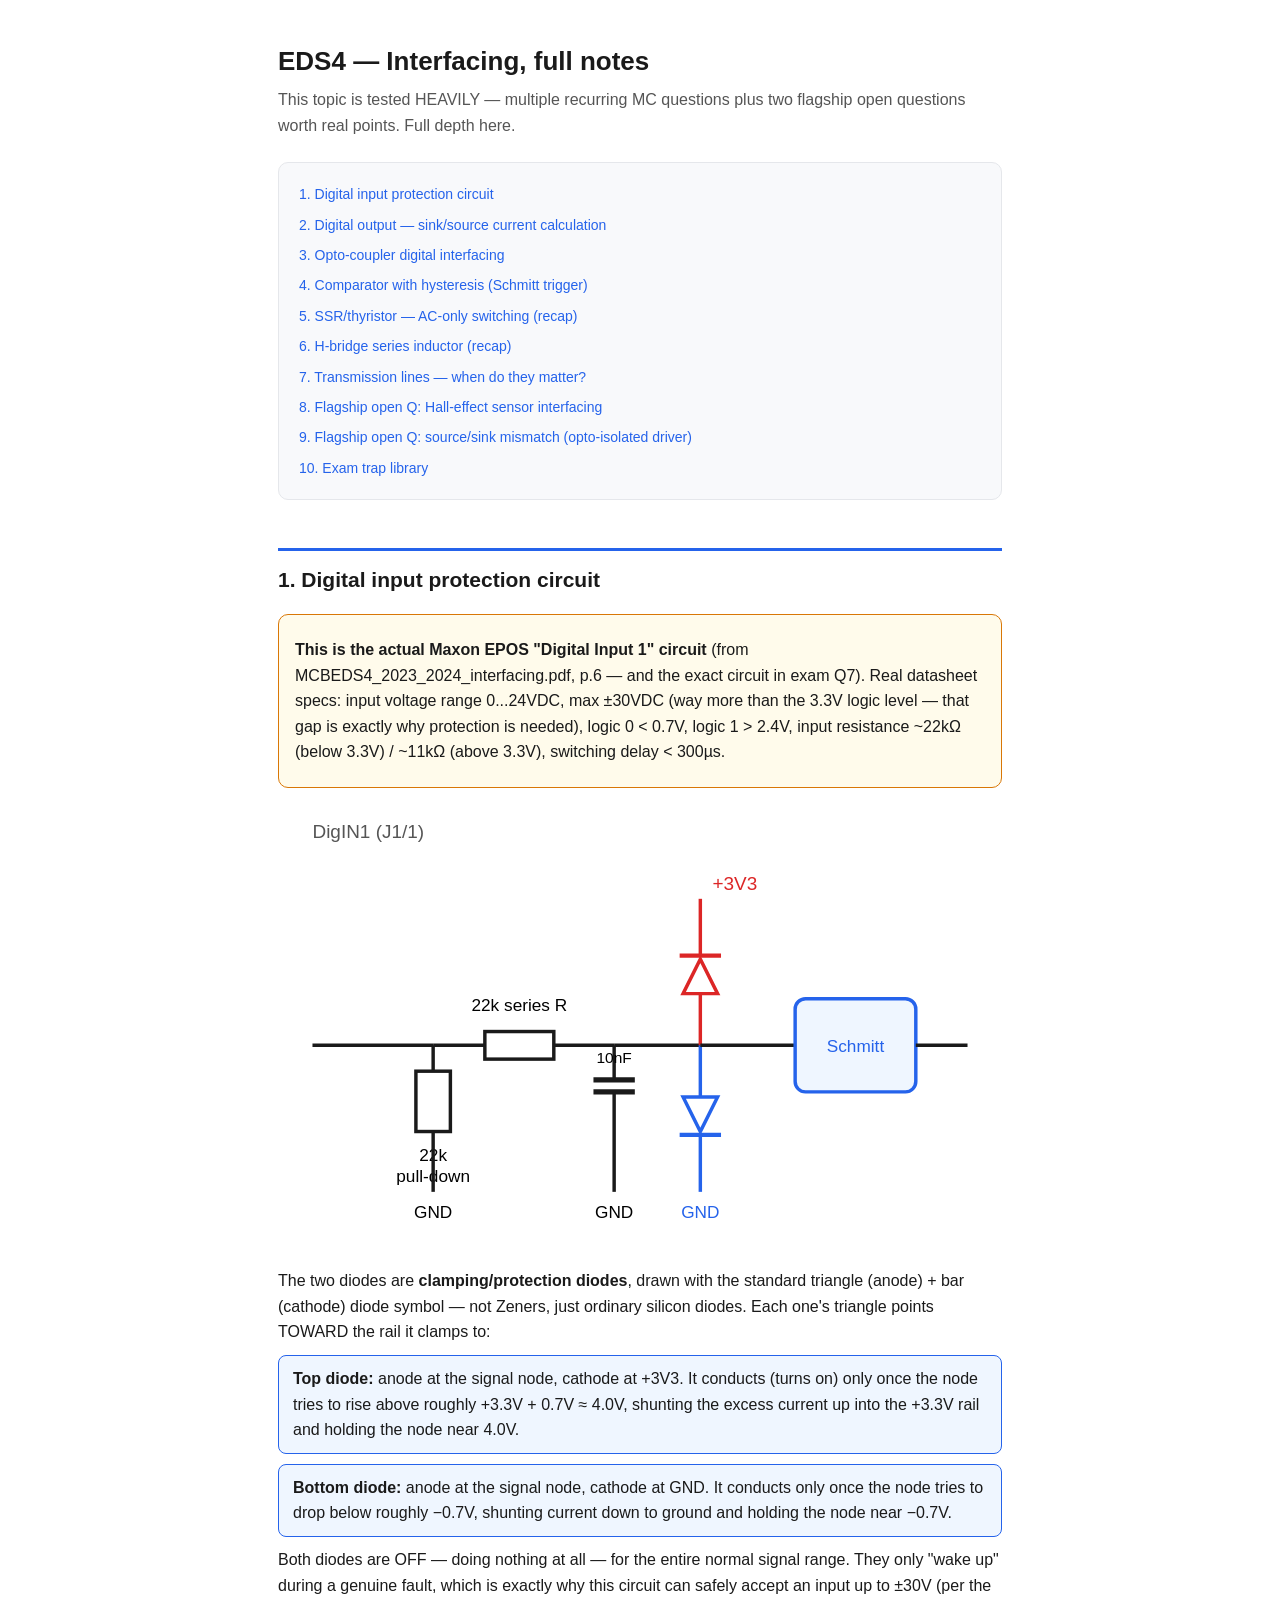
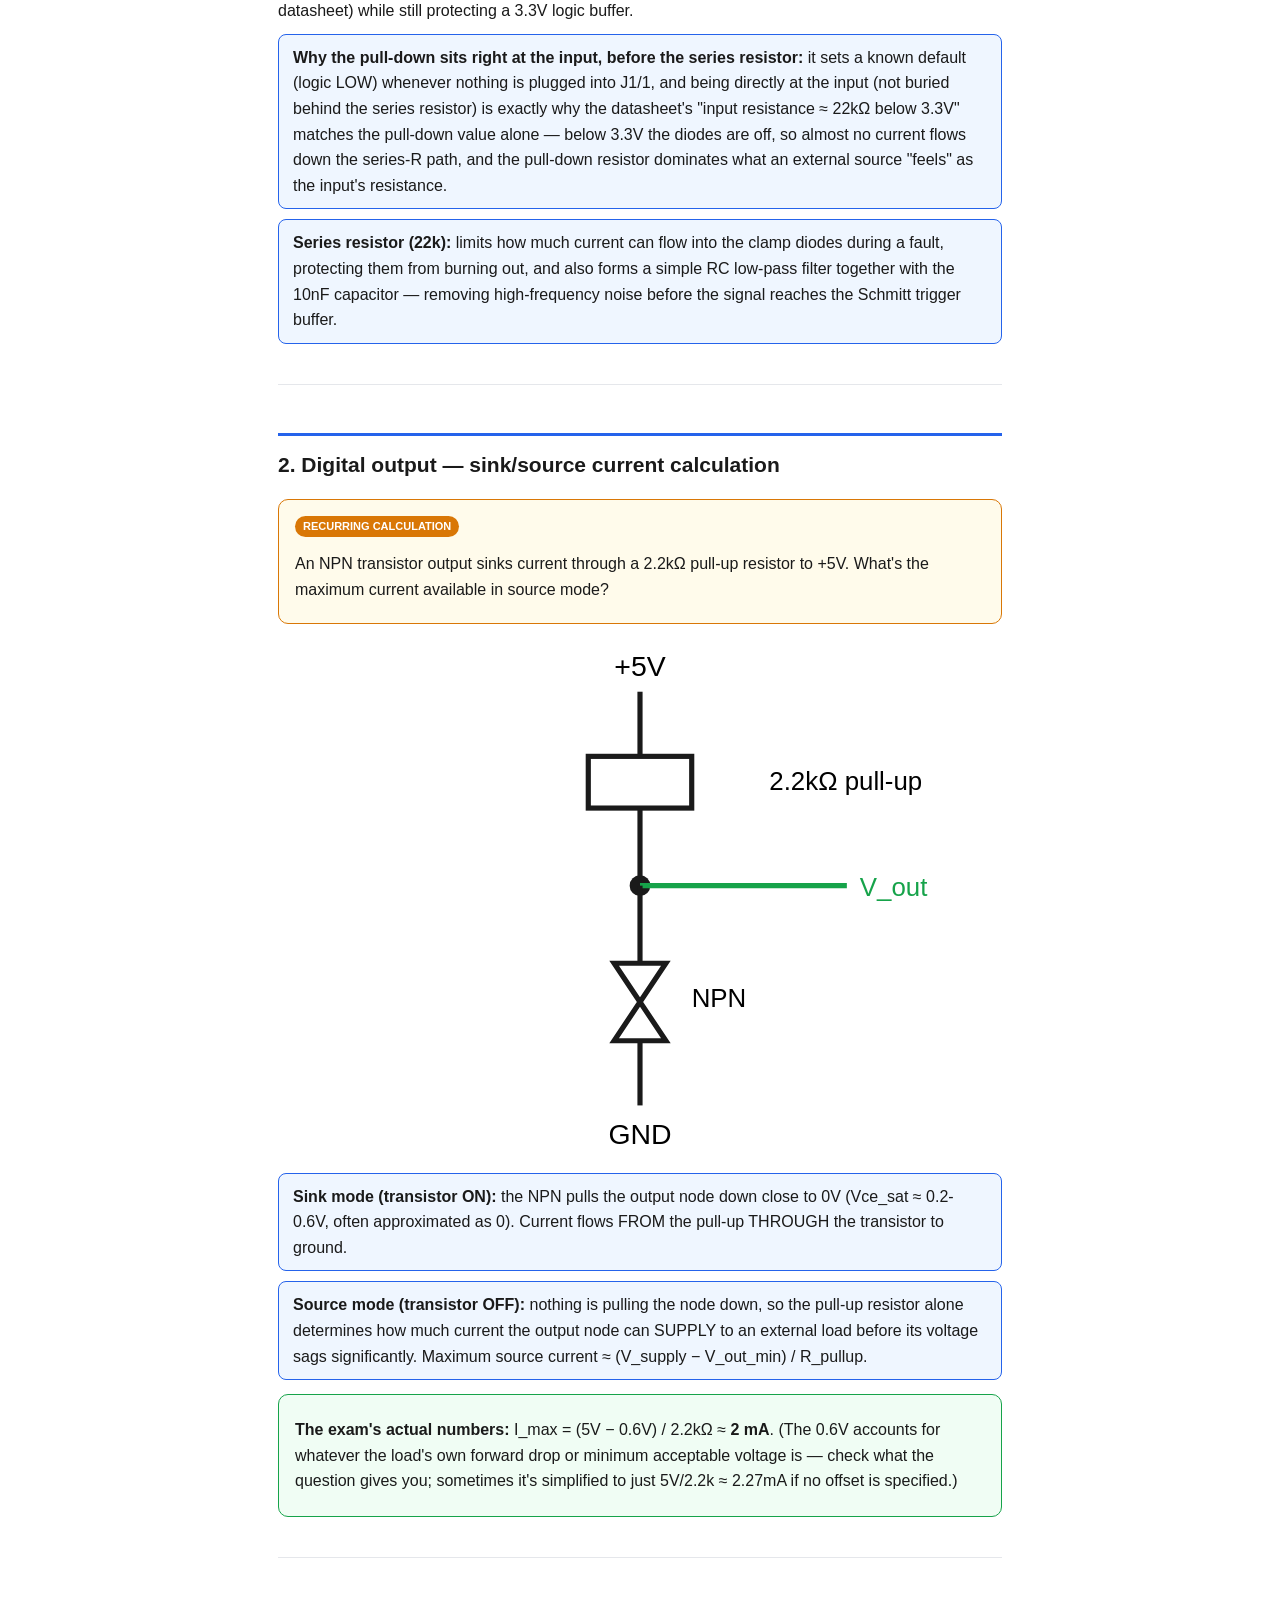
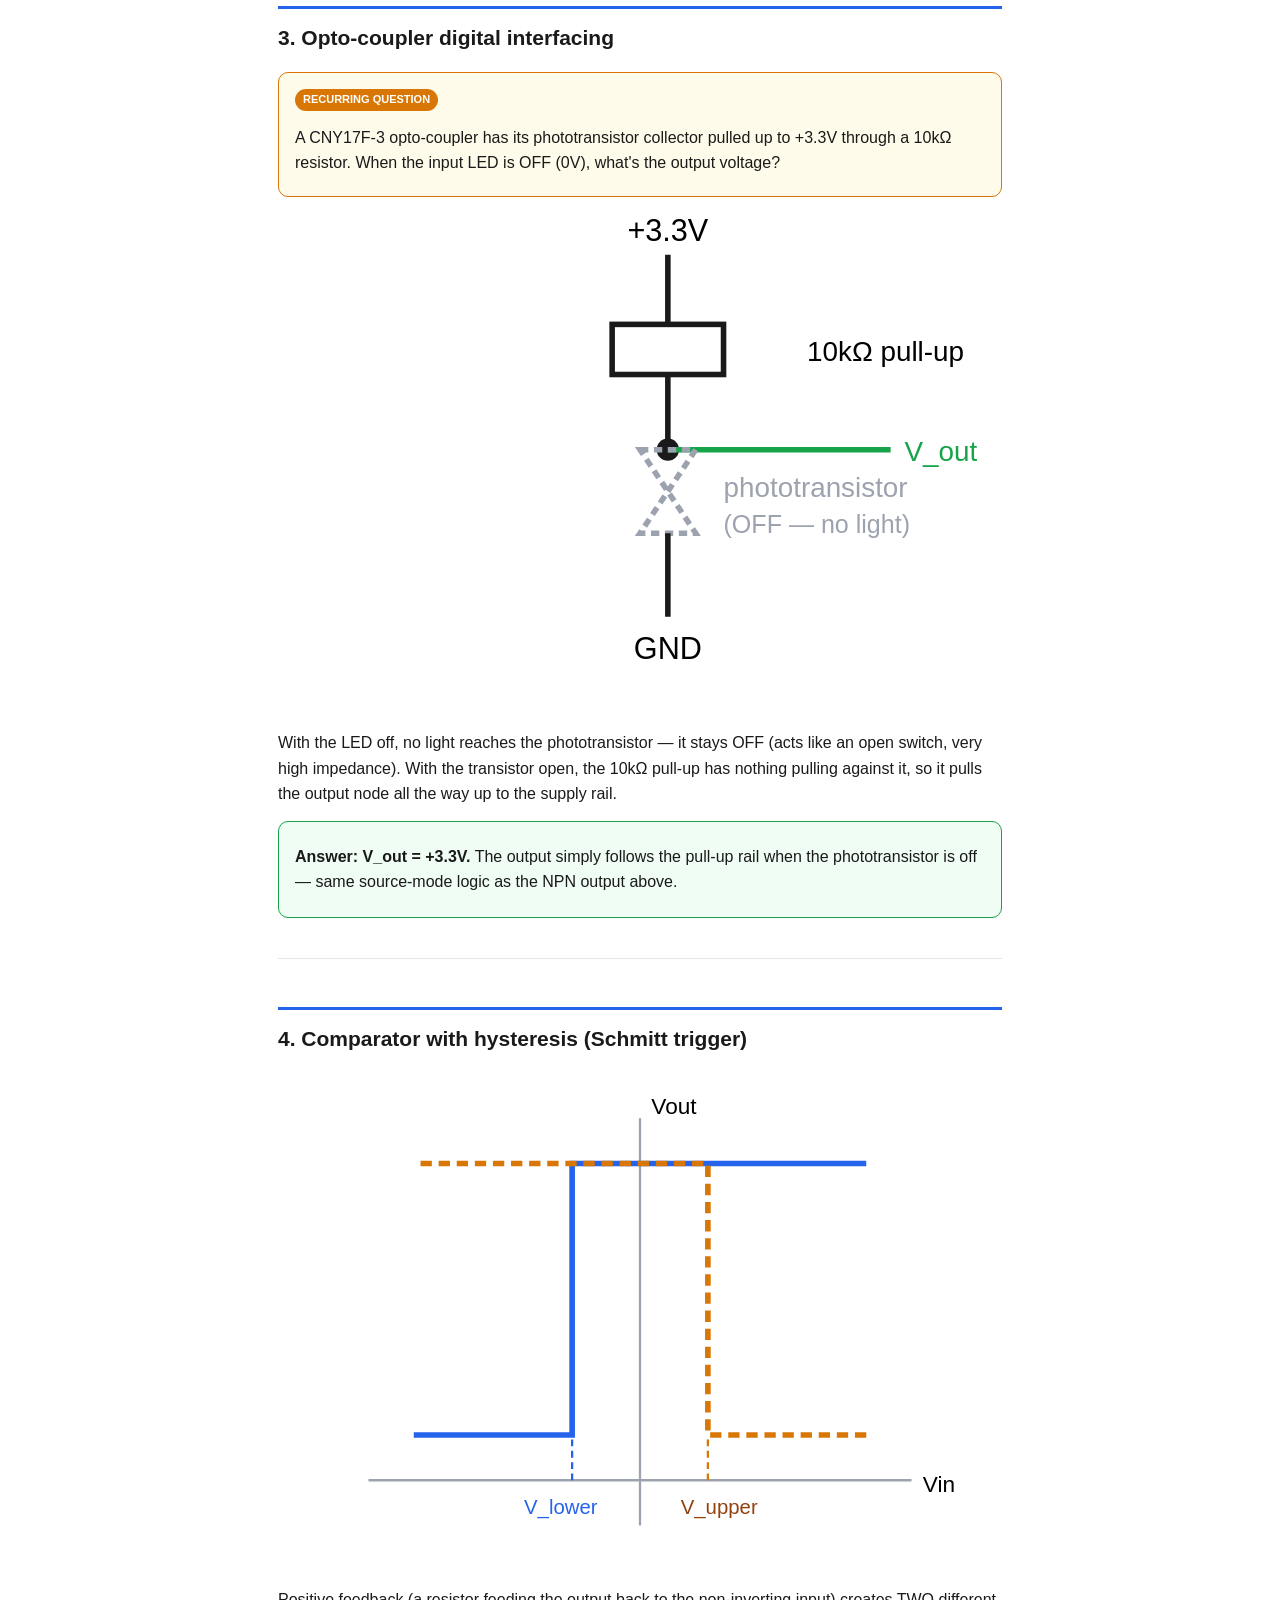
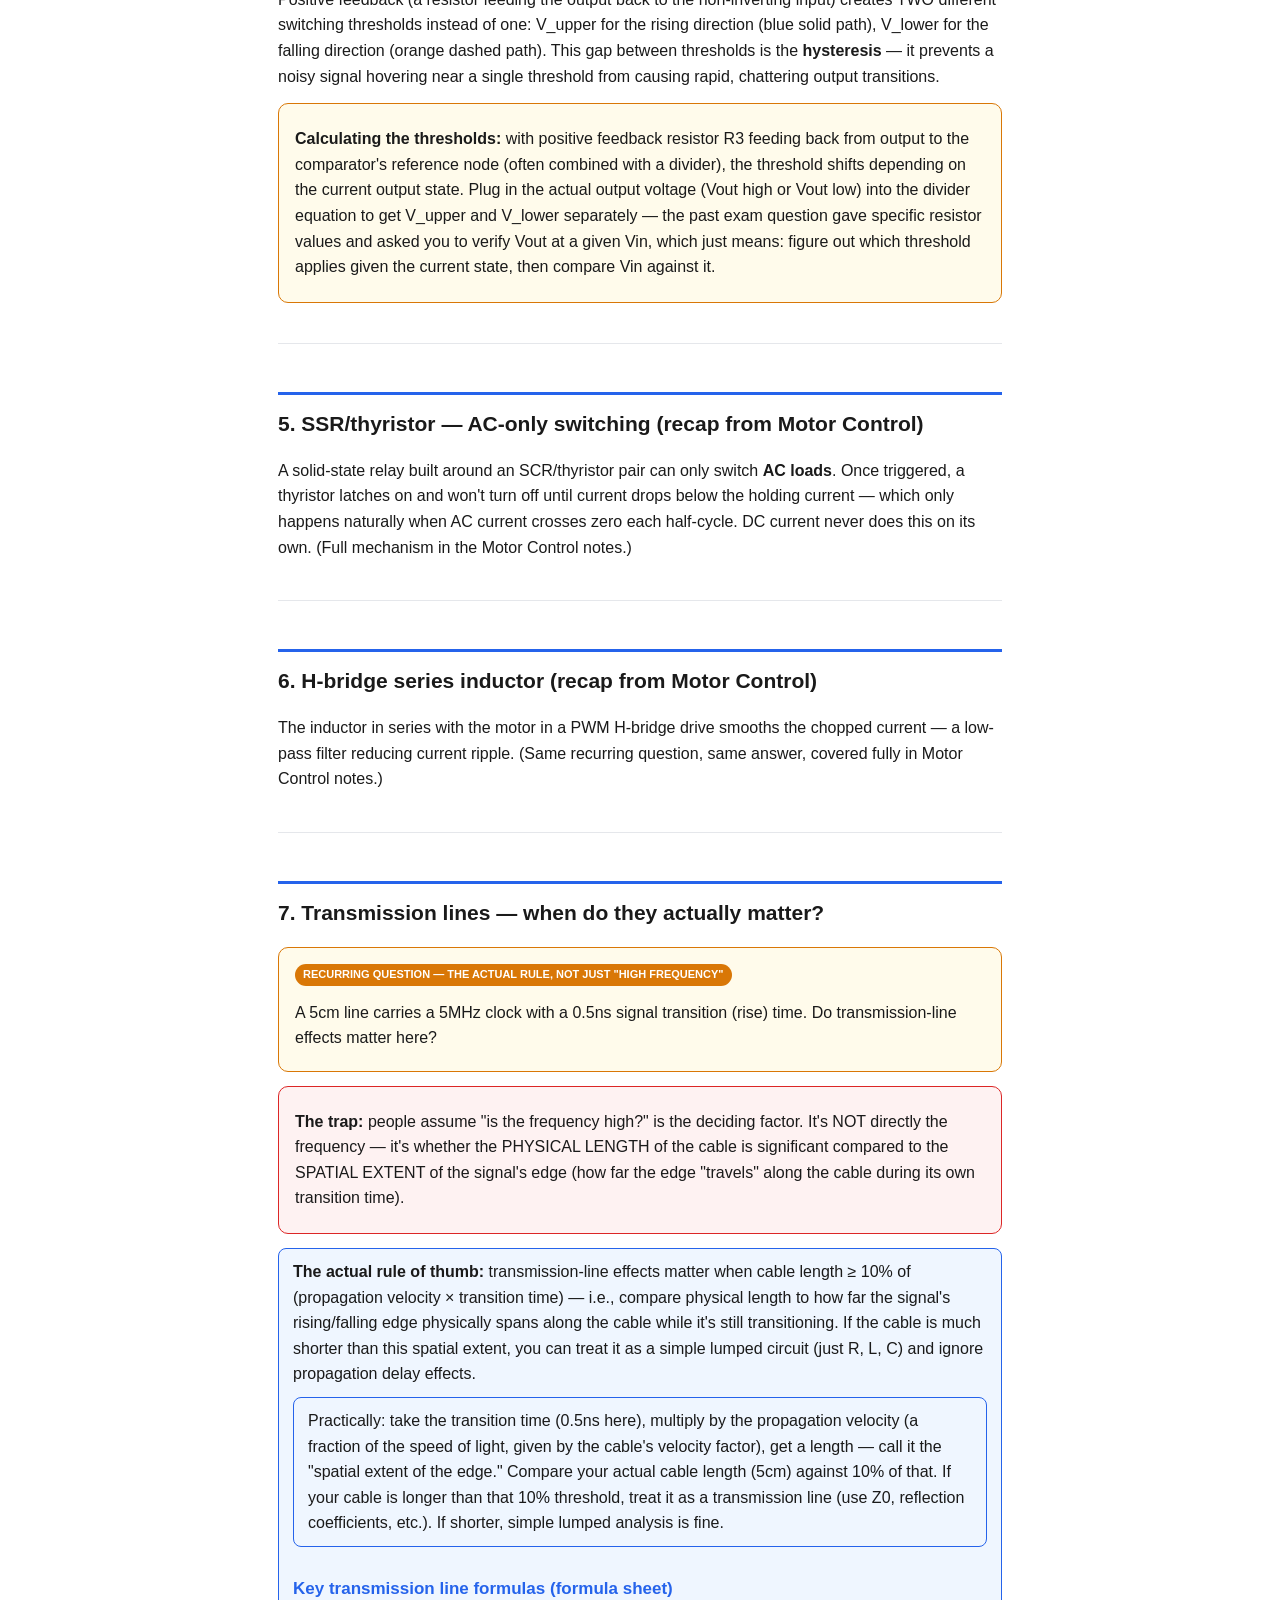
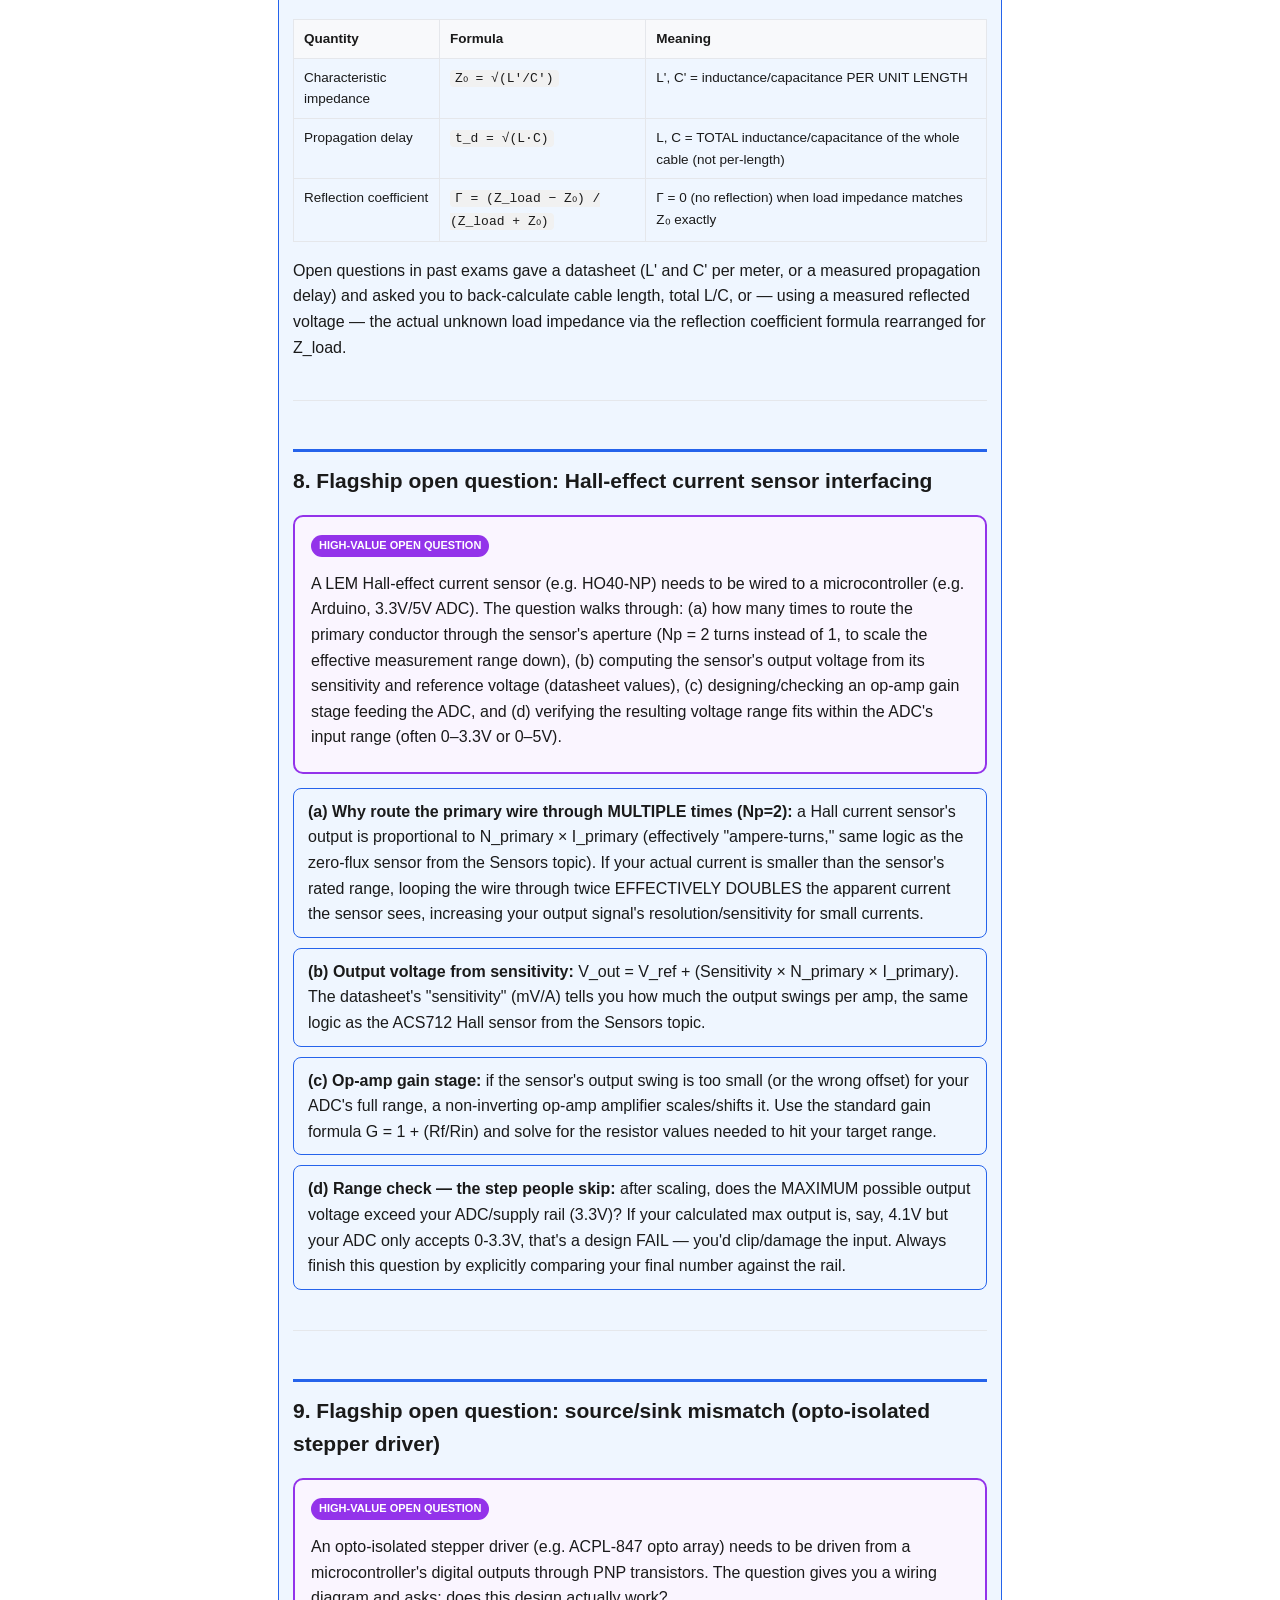
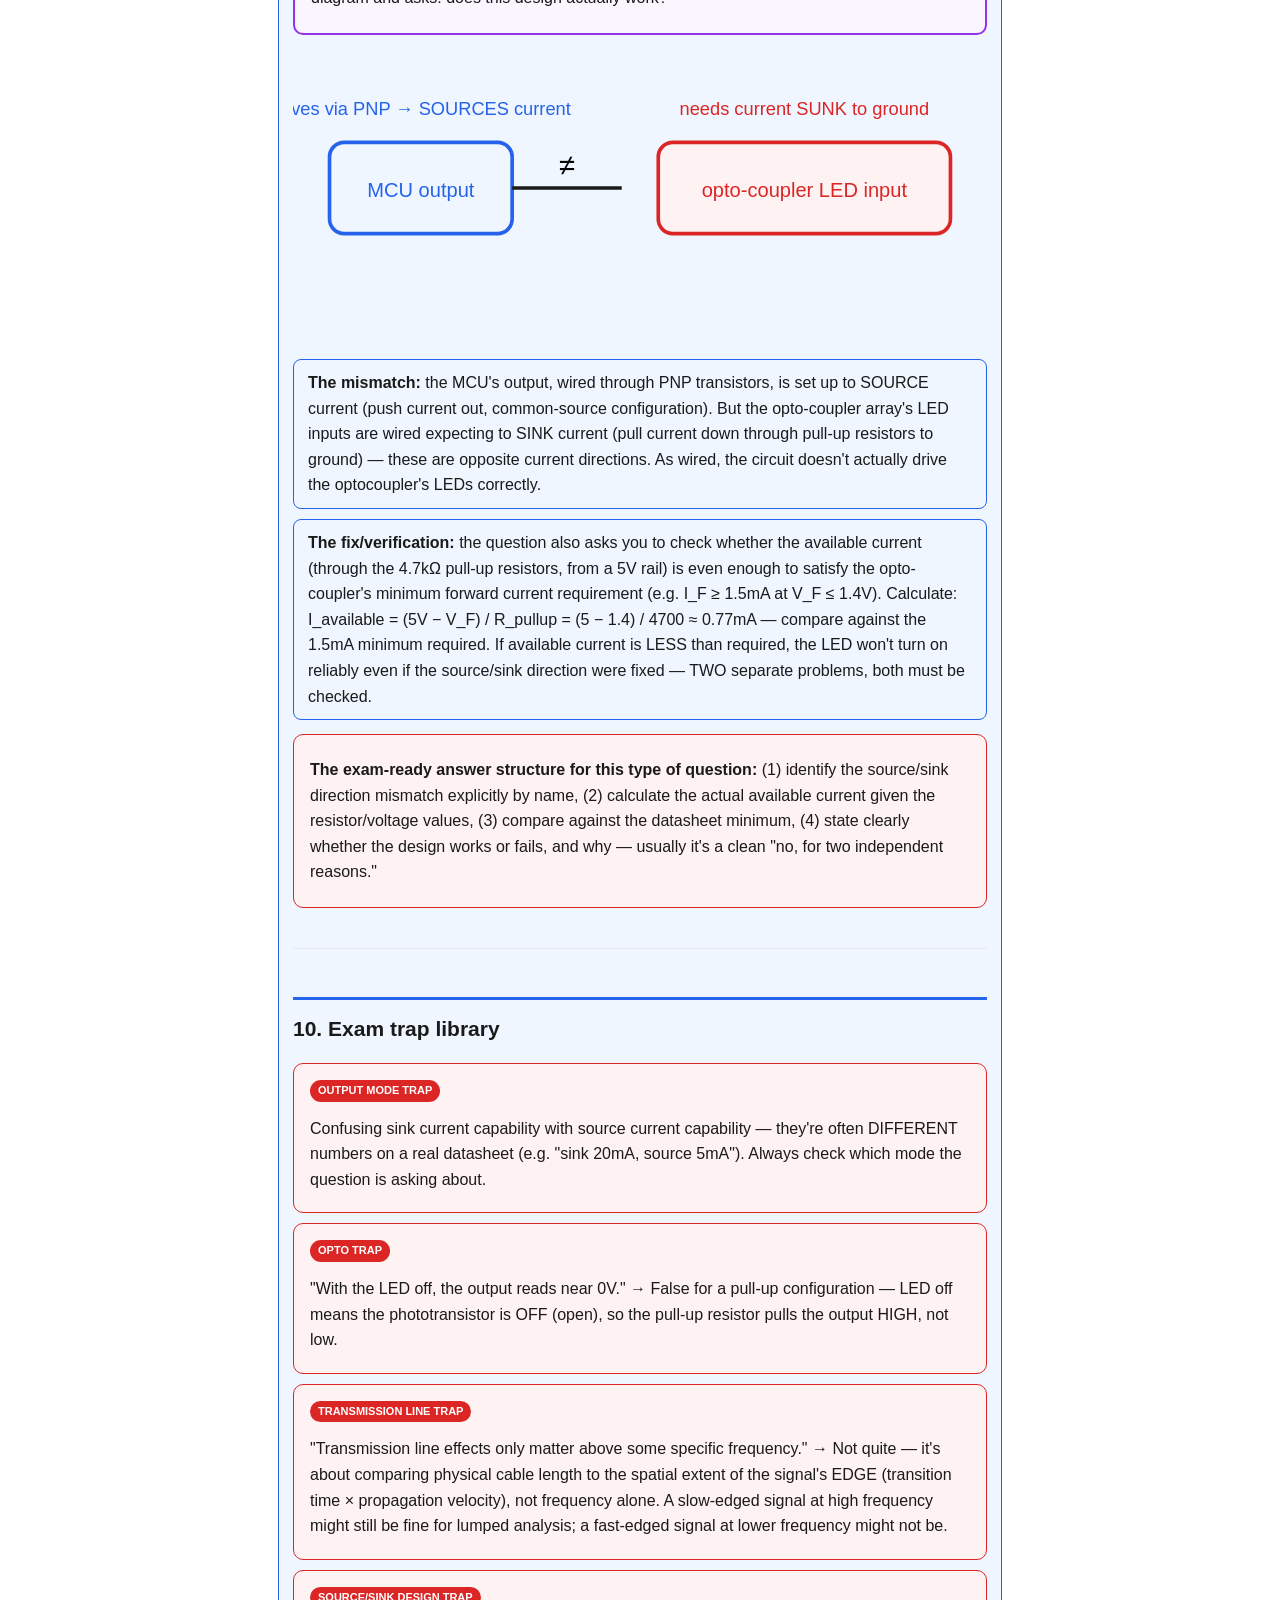
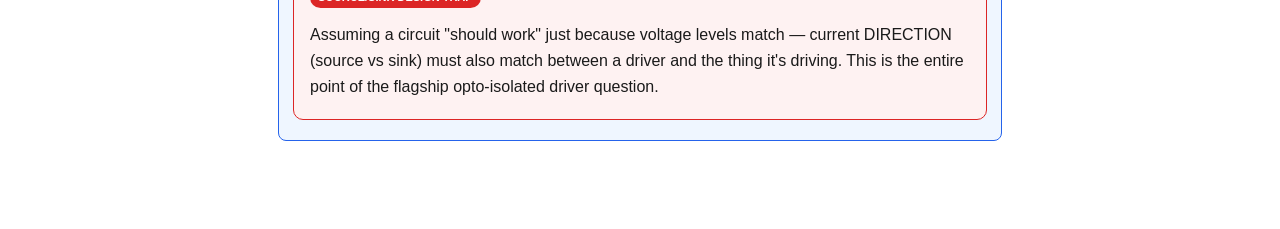
<file: interfacing-notes.html>
<!DOCTYPE html>
<html lang="en">
<head>
<meta charset="UTF-8">
<meta name="viewport" content="width=device-width, initial-scale=1.0">
<title>EDS4 Interfacing — Full Notes</title>
<style>
  :root {
    --bg: #ffffff; --ink: #1a1a1a; --sub: #555; --accent: #2563eb;
    --red: #dc2626; --green: #16a34a; --amber: #d97706; --bgcard: #f8f9fb; --border: #e5e7eb;
  }
  * { box-sizing: border-box; }
  body { margin: 0; font-family: -apple-system, BlinkMacSystemFont, 'Segoe UI', Roboto, sans-serif;
    color: var(--ink); background: var(--bg); line-height: 1.6; }
  .wrap { max-width: 760px; margin: 0 auto; padding: 24px 18px 80px; }
  h1 { font-size: 26px; margin-bottom: 4px; }
  .subtitle { color: var(--sub); margin-top: 0; margin-bottom: 24px; }
  h2 { font-size: 21px; margin-top: 48px; padding-top: 12px; border-top: 3px solid var(--accent); }
  h3 { font-size: 17px; margin-top: 28px; color: var(--accent); }
  p { margin: 8px 0; }
  .box { background: var(--bgcard); border: 1px solid var(--border); border-radius: 10px; padding: 14px 16px; margin: 14px 0; }
  .box.green { background: #f0fdf4; border-color: var(--green); }
  .box.red { background: #fef2f2; border-color: var(--red); }
  .box.amber { background: #fffbeb; border-color: var(--amber); }
  .diagram { display: flex; justify-content: center; margin: 16px 0; }
  .diagram svg { max-width: 100%; height: auto; }
  table { width: 100%; border-collapse: collapse; margin: 16px 0; font-size: 13.5px; }
  th, td { border: 1px solid var(--border); padding: 8px 10px; text-align: left; vertical-align: top; }
  th { background: var(--bgcard); font-weight: 700; }
  .toc { background: var(--bgcard); border: 1px solid var(--border); border-radius: 10px; padding: 16px 20px; }
  .toc a { display: block; padding: 4px 0; color: var(--accent); text-decoration: none; font-size: 14px; }
  code { background: #f1f1f1; padding: 1px 5px; border-radius: 4px; font-size: 13px; }
  .step { background: #eff6ff; border: 1px solid var(--accent); border-radius: 8px; padding: 10px 14px; margin: 10px 0; }
  hr { border: none; border-top: 1px solid var(--border); margin: 40px 0; }
  .trap { background: #fef2f2; border: 1px solid var(--red); border-radius: 10px; padding: 12px 16px; margin: 10px 0; }
  .trap .tag { display: inline-block; background: var(--red); color: white; font-size: 11px; font-weight: 700;
    padding: 2px 8px; border-radius: 12px; margin-bottom: 6px; text-transform: uppercase; }
  .recurring { background: #fffbeb; border: 1px solid var(--amber); border-radius: 10px; padding: 12px 16px; margin: 10px 0; }
  .recurring .tag { display: inline-block; background: var(--amber); color: white; font-size: 11px; font-weight: 700;
    padding: 2px 8px; border-radius: 12px; margin-bottom: 6px; text-transform: uppercase; }
  .flagship { background: #faf5ff; border: 2px solid #9333ea; border-radius: 10px; padding: 14px 16px; margin: 14px 0; }
  .flagship .tag { display: inline-block; background: #9333ea; color: white; font-size: 11px; font-weight: 700;
    padding: 2px 8px; border-radius: 12px; margin-bottom: 6px; text-transform: uppercase; }
</style>
</head>
<body>
<div class="wrap">

<h1>EDS4 — Interfacing, full notes</h1>
<p class="subtitle">This topic is tested HEAVILY — multiple recurring MC questions plus two flagship open questions worth real points. Full depth here.</p>

<div class="toc">
  <a href="#input">1. Digital input protection circuit</a>
  <a href="#output">2. Digital output — sink/source current calculation</a>
  <a href="#opto">3. Opto-coupler digital interfacing</a>
  <a href="#schmitt">4. Comparator with hysteresis (Schmitt trigger)</a>
  <a href="#ssr">5. SSR/thyristor — AC-only switching (recap)</a>
  <a href="#hbridge">6. H-bridge series inductor (recap)</a>
  <a href="#tline">7. Transmission lines — when do they matter?</a>
  <a href="#flagship1">8. Flagship open Q: Hall-effect sensor interfacing</a>
  <a href="#flagship2">9. Flagship open Q: source/sink mismatch (opto-isolated driver)</a>
  <a href="#traps">10. Exam trap library</a>
</div>

<!-- ============================================================ -->
<h2 id="input">1. Digital input protection circuit</h2>
<div class="box amber">
<p><b>This is the actual Maxon EPOS "Digital Input 1" circuit</b> (from MCBEDS4_2023_2024_interfacing.pdf, p.6 — and the exact circuit in exam Q7). Real datasheet specs: input voltage range 0...24VDC, max ±30VDC (way more than the 3.3V logic level — that gap is exactly why protection is needed), logic 0 &lt; 0.7V, logic 1 &gt; 2.4V, input resistance ~22kΩ (below 3.3V) / ~11kΩ (above 3.3V), switching delay &lt; 300µs.</p>
</div>
<div class="diagram">
<svg viewBox="0 0 420 260" xmlns="http://www.w3.org/2000/svg">
<text x="20" y="20" font-size="11" fill="#555">DigIN1 (J1/1)</text>
<line x1="20" y1="140" x2="90" y2="140" stroke="#1a1a1a" stroke-width="2"/>

<!-- pull-down resistor, right at the input -->
<line x1="90" y1="140" x2="90" y2="155" stroke="#1a1a1a" stroke-width="2"/>
<rect x="80" y="155" width="20" height="35" fill="none" stroke="#1a1a1a" stroke-width="2"/>
<text x="90" y="207" text-anchor="middle" font-size="10">22k</text>
<text x="90" y="219" text-anchor="middle" font-size="10">pull-down</text>
<line x1="90" y1="190" x2="90" y2="225" stroke="#1a1a1a" stroke-width="2"/>
<text x="90" y="240" text-anchor="middle" font-size="10">GND</text>

<!-- series resistor -->
<line x1="90" y1="140" x2="120" y2="140" stroke="#1a1a1a" stroke-width="2"/>
<rect x="120" y="132" width="40" height="16" fill="none" stroke="#1a1a1a" stroke-width="2"/>
<text x="140" y="120" text-anchor="middle" font-size="10">22k series R</text>
<line x1="160" y1="140" x2="195" y2="140" stroke="#1a1a1a" stroke-width="2"/>

<!-- capacitor branch -->
<line x1="195" y1="140" x2="195" y2="160" stroke="#1a1a1a" stroke-width="2"/>
<line x1="183" y1="160" x2="207" y2="160" stroke="#1a1a1a" stroke-width="3"/>
<line x1="183" y1="167" x2="207" y2="167" stroke="#1a1a1a" stroke-width="3"/>
<text x="195" y="150" text-anchor="middle" font-size="9">10nF</text>
<line x1="195" y1="167" x2="195" y2="225" stroke="#1a1a1a" stroke-width="2"/>
<text x="195" y="240" text-anchor="middle" font-size="10">GND</text>

<line x1="195" y1="140" x2="245" y2="140" stroke="#1a1a1a" stroke-width="2"/>

<!-- top diode: anode at node (bottom), cathode at +3V3 (top) -->
<line x1="245" y1="140" x2="245" y2="110" stroke="#dc2626" stroke-width="2"/>
<polygon points="235,110 255,110 245,90" fill="none" stroke="#dc2626" stroke-width="2"/>
<line x1="233" y1="88" x2="257" y2="88" stroke="#dc2626" stroke-width="2.5"/>
<line x1="245" y1="88" x2="245" y2="55" stroke="#dc2626" stroke-width="2"/>
<text x="252" y="50" font-size="11" fill="#dc2626">+3V3</text>

<!-- bottom diode: anode at node (top), cathode at GND (bottom) -->
<line x1="245" y1="140" x2="245" y2="170" stroke="#2563eb" stroke-width="2"/>
<polygon points="235,170 255,170 245,190" fill="none" stroke="#2563eb" stroke-width="2"/>
<line x1="233" y1="192" x2="257" y2="192" stroke="#2563eb" stroke-width="2.5"/>
<line x1="245" y1="192" x2="245" y2="225" stroke="#2563eb" stroke-width="2"/>
<text x="245" y="240" text-anchor="middle" font-size="10" fill="#2563eb">GND</text>

<line x1="245" y1="140" x2="300" y2="140" stroke="#1a1a1a" stroke-width="2"/>
<rect x="300" y="113" width="70" height="54" rx="6" fill="#eff6ff" stroke="#2563eb" stroke-width="2"/>
<text x="335" y="144" text-anchor="middle" font-size="10" fill="#2563eb">Schmitt</text>
<line x1="370" y1="140" x2="400" y2="140" stroke="#1a1a1a" stroke-width="2"/>
</svg>
</div>
<p>The two diodes are <b>clamping/protection diodes</b>, drawn with the standard triangle (anode) + bar (cathode) diode symbol — not Zeners, just ordinary silicon diodes. Each one's triangle points TOWARD the rail it clamps to:</p>
<div class="step"><b>Top diode:</b> anode at the signal node, cathode at +3V3. It conducts (turns on) only once the node tries to rise above roughly +3.3V + 0.7V ≈ 4.0V, shunting the excess current up into the +3.3V rail and holding the node near 4.0V.</div>
<div class="step"><b>Bottom diode:</b> anode at the signal node, cathode at GND. It conducts only once the node tries to drop below roughly −0.7V, shunting current down to ground and holding the node near −0.7V.</div>
<p>Both diodes are OFF — doing nothing at all — for the entire normal signal range. They only "wake up" during a genuine fault, which is exactly why this circuit can safely accept an input up to ±30V (per the datasheet) while still protecting a 3.3V logic buffer.</p>
<div class="step"><b>Why the pull-down sits right at the input, before the series resistor:</b> it sets a known default (logic LOW) whenever nothing is plugged into J1/1, and being directly at the input (not buried behind the series resistor) is exactly why the datasheet's "input resistance ≈ 22kΩ below 3.3V" matches the pull-down value alone — below 3.3V the diodes are off, so almost no current flows down the series-R path, and the pull-down resistor dominates what an external source "feels" as the input's resistance.</div>
<div class="step"><b>Series resistor (22k):</b> limits how much current can flow into the clamp diodes during a fault, protecting them from burning out, and also forms a simple RC low-pass filter together with the 10nF capacitor — removing high-frequency noise before the signal reaches the Schmitt trigger buffer.</div>

<hr>
<!-- ============================================================ -->
<h2 id="output">2. Digital output — sink/source current calculation</h2>
<div class="recurring"><span class="tag">Recurring calculation</span>
<p>An NPN transistor output sinks current through a 2.2kΩ pull-up resistor to +5V. What's the maximum current available in source mode?</p>
</div>
<div class="diagram">
<svg viewBox="0 0 280 200" xmlns="http://www.w3.org/2000/svg">
<line x1="140" y1="20" x2="140" y2="45" stroke="#1a1a1a" stroke-width="2"/>
<text x="140" y="14" text-anchor="middle" font-size="11">+5V</text>
<rect x="120" y="45" width="40" height="20" fill="none" stroke="#1a1a1a" stroke-width="2"/>
<text x="190" y="58" font-size="10">2.2kΩ pull-up</text>
<line x1="140" y1="65" x2="140" y2="95" stroke="#1a1a1a" stroke-width="2"/>
<circle cx="140" cy="95" r="4" fill="#1a1a1a"/>
<line x1="140" y1="95" x2="220" y2="95" stroke="#16a34a" stroke-width="2"/>
<text x="225" y="99" font-size="10" fill="#16a34a">V_out</text>
<line x1="140" y1="95" x2="140" y2="125" stroke="#1a1a1a" stroke-width="2"/>
<path d="M 130,125 L 150,125 L 130,155 L 150,155 Z" fill="none" stroke="#1a1a1a" stroke-width="2"/>
<text x="160" y="142" font-size="10">NPN</text>
<line x1="140" y1="155" x2="140" y2="180" stroke="#1a1a1a" stroke-width="2"/>
<text x="140" y="195" text-anchor="middle" font-size="11">GND</text>
</svg>
</div>
<div class="step"><b>Sink mode (transistor ON):</b> the NPN pulls the output node down close to 0V (Vce_sat ≈ 0.2-0.6V, often approximated as 0). Current flows FROM the pull-up THROUGH the transistor to ground.</div>
<div class="step"><b>Source mode (transistor OFF):</b> nothing is pulling the node down, so the pull-up resistor alone determines how much current the output node can SUPPLY to an external load before its voltage sags significantly. Maximum source current ≈ (V_supply − V_out_min) / R_pullup.</div>
<div class="box green">
<p><b>The exam's actual numbers:</b> I_max = (5V − 0.6V) / 2.2kΩ ≈ <b>2 mA</b>. (The 0.6V accounts for whatever the load's own forward drop or minimum acceptable voltage is — check what the question gives you; sometimes it's simplified to just 5V/2.2k ≈ 2.27mA if no offset is specified.)</p>
</div>

<hr>
<!-- ============================================================ -->
<h2 id="opto">3. Opto-coupler digital interfacing</h2>
<div class="recurring"><span class="tag">Recurring question</span>
<p>A CNY17F-3 opto-coupler has its phototransistor collector pulled up to +3.3V through a 10kΩ resistor. When the input LED is OFF (0V), what's the output voltage?</p>
</div>
<div class="diagram">
<svg viewBox="0 0 260 180" xmlns="http://www.w3.org/2000/svg">
<line x1="140" y1="15" x2="140" y2="40" stroke="#1a1a1a" stroke-width="2"/>
<text x="140" y="10" text-anchor="middle" font-size="11">+3.3V</text>
<rect x="120" y="40" width="40" height="18" fill="none" stroke="#1a1a1a" stroke-width="2"/>
<text x="190" y="53" font-size="10">10kΩ pull-up</text>
<line x1="140" y1="58" x2="140" y2="85" stroke="#1a1a1a" stroke-width="2"/>
<circle cx="140" cy="85" r="4" fill="#1a1a1a"/>
<line x1="140" y1="85" x2="220" y2="85" stroke="#16a34a" stroke-width="2"/>
<text x="225" y="89" font-size="10" fill="#16a34a">V_out</text>
<path d="M 130,85 L 150,85 L 130,115 L 150,115 Z" fill="none" stroke="#9ca3af" stroke-width="2" stroke-dasharray="3,2"/>
<text x="160" y="102" font-size="10" fill="#9ca3af">phototransistor</text>
<text x="160" y="115" font-size="9" fill="#9ca3af">(OFF — no light)</text>
<line x1="140" y1="115" x2="140" y2="145" stroke="#1a1a1a" stroke-width="2"/>
<text x="140" y="160" text-anchor="middle" font-size="11">GND</text>
</svg>
</div>
<p>With the LED off, no light reaches the phototransistor — it stays OFF (acts like an open switch, very high impedance). With the transistor open, the 10kΩ pull-up has nothing pulling against it, so it pulls the output node all the way up to the supply rail.</p>
<div class="box green"><p><b>Answer: V_out = +3.3V.</b> The output simply follows the pull-up rail when the phototransistor is off — same source-mode logic as the NPN output above.</p></div>

<hr>
<!-- ============================================================ -->
<h2 id="schmitt">4. Comparator with hysteresis (Schmitt trigger)</h2>
<div class="diagram">
<svg viewBox="0 0 320 220" xmlns="http://www.w3.org/2000/svg">
<line x1="40" y1="180" x2="280" y2="180" stroke="#9ca3af"/><line x1="160" y1="200" x2="160" y2="20" stroke="#9ca3af"/>
<text x="285" y="185" font-size="10">Vin</text><text x="165" y="18" font-size="10">Vout</text>
<path d="M 60,160 L 130,160 L 130,40 L 260,40" fill="none" stroke="#2563eb" stroke-width="2.5"/>
<path d="M 260,160 L 190,160 L 190,40 L 60,40" fill="none" stroke="#d97706" stroke-width="2.5" stroke-dasharray="5,3"/>
<line x1="130" y1="180" x2="130" y2="160" stroke="#2563eb" stroke-width="1" stroke-dasharray="3,2"/>
<line x1="190" y1="180" x2="190" y2="160" stroke="#d97706" stroke-width="1" stroke-dasharray="3,2"/>
<text x="125" y="195" text-anchor="middle" font-size="9" fill="#2563eb">V_lower</text>
<text x="195" y="195" text-anchor="middle" font-size="9" fill="#92400e">V_upper</text>
</svg>
</div>
<p>Positive feedback (a resistor feeding the output back to the non-inverting input) creates TWO different switching thresholds instead of one: V_upper for the rising direction (blue solid path), V_lower for the falling direction (orange dashed path). This gap between thresholds is the <b>hysteresis</b> — it prevents a noisy signal hovering near a single threshold from causing rapid, chattering output transitions.</p>
<div class="box amber"><p><b>Calculating the thresholds:</b> with positive feedback resistor R3 feeding back from output to the comparator's reference node (often combined with a divider), the threshold shifts depending on the current output state. Plug in the actual output voltage (Vout high or Vout low) into the divider equation to get V_upper and V_lower separately — the past exam question gave specific resistor values and asked you to verify Vout at a given Vin, which just means: figure out which threshold applies given the current state, then compare Vin against it.</p></div>

<hr>
<!-- ============================================================ -->
<h2 id="ssr">5. SSR/thyristor — AC-only switching (recap from Motor Control)</h2>
<p>A solid-state relay built around an SCR/thyristor pair can only switch <b>AC loads</b>. Once triggered, a thyristor latches on and won't turn off until current drops below the holding current — which only happens naturally when AC current crosses zero each half-cycle. DC current never does this on its own. (Full mechanism in the Motor Control notes.)</p>

<hr>
<!-- ============================================================ -->
<h2 id="hbridge">6. H-bridge series inductor (recap from Motor Control)</h2>
<p>The inductor in series with the motor in a PWM H-bridge drive smooths the chopped current — a low-pass filter reducing current ripple. (Same recurring question, same answer, covered fully in Motor Control notes.)</p>

<hr>
<!-- ============================================================ -->
<h2 id="tline">7. Transmission lines — when do they actually matter?</h2>
<div class="recurring"><span class="tag">Recurring question — the actual rule, not just "high frequency"</span>
<p>A 5cm line carries a 5MHz clock with a 0.5ns signal transition (rise) time. Do transmission-line effects matter here?</p>
</div>
<div class="box red">
<p><b>The trap:</b> people assume "is the frequency high?" is the deciding factor. It's NOT directly the frequency — it's whether the PHYSICAL LENGTH of the cable is significant compared to the SPATIAL EXTENT of the signal's edge (how far the edge "travels" along the cable during its own transition time).</p>
</div>
<div class="step"><b>The actual rule of thumb:</b> transmission-line effects matter when cable length ≥ 10% of (propagation velocity × transition time) — i.e., compare physical length to how far the signal's rising/falling edge physically spans along the cable while it's still transitioning. If the cable is much shorter than this spatial extent, you can treat it as a simple lumped circuit (just R, L, C) and ignore propagation delay effects.</p>
<div class="step">Practically: take the transition time (0.5ns here), multiply by the propagation velocity (a fraction of the speed of light, given by the cable's velocity factor), get a length — call it the "spatial extent of the edge." Compare your actual cable length (5cm) against 10% of that. If your cable is longer than that 10% threshold, treat it as a transmission line (use Z0, reflection coefficients, etc.). If shorter, simple lumped analysis is fine.</div>

<h3>Key transmission line formulas (formula sheet)</h3>
<table>
<tr><th>Quantity</th><th>Formula</th><th>Meaning</th></tr>
<tr><td>Characteristic impedance</td><td><code>Z₀ = √(L'/C')</code></td><td>L', C' = inductance/capacitance PER UNIT LENGTH</td></tr>
<tr><td>Propagation delay</td><td><code>t_d = √(L·C)</code></td><td>L, C = TOTAL inductance/capacitance of the whole cable (not per-length)</td></tr>
<tr><td>Reflection coefficient</td><td><code>Γ = (Z_load − Z₀) / (Z_load + Z₀)</code></td><td>Γ = 0 (no reflection) when load impedance matches Z₀ exactly</td></tr>
</table>
<p>Open questions in past exams gave a datasheet (L' and C' per meter, or a measured propagation delay) and asked you to back-calculate cable length, total L/C, or — using a measured reflected voltage — the actual unknown load impedance via the reflection coefficient formula rearranged for Z_load.</p>

<hr>
<!-- ============================================================ -->
<h2 id="flagship1">8. Flagship open question: Hall-effect current sensor interfacing</h2>
<div class="flagship"><span class="tag">High-value open question</span>
<p>A LEM Hall-effect current sensor (e.g. HO40-NP) needs to be wired to a microcontroller (e.g. Arduino, 3.3V/5V ADC). The question walks through: (a) how many times to route the primary conductor through the sensor's aperture (Np = 2 turns instead of 1, to scale the effective measurement range down), (b) computing the sensor's output voltage from its sensitivity and reference voltage (datasheet values), (c) designing/checking an op-amp gain stage feeding the ADC, and (d) verifying the resulting voltage range fits within the ADC's input range (often 0–3.3V or 0–5V).</p>
</div>
<div class="step"><b>(a) Why route the primary wire through MULTIPLE times (Np=2):</b> a Hall current sensor's output is proportional to N_primary × I_primary (effectively "ampere-turns," same logic as the zero-flux sensor from the Sensors topic). If your actual current is smaller than the sensor's rated range, looping the wire through twice EFFECTIVELY DOUBLES the apparent current the sensor sees, increasing your output signal's resolution/sensitivity for small currents.</div>
<div class="step"><b>(b) Output voltage from sensitivity:</b> V_out = V_ref + (Sensitivity × N_primary × I_primary). The datasheet's "sensitivity" (mV/A) tells you how much the output swings per amp, the same logic as the ACS712 Hall sensor from the Sensors topic.</div>
<div class="step"><b>(c) Op-amp gain stage:</b> if the sensor's output swing is too small (or the wrong offset) for your ADC's full range, a non-inverting op-amp amplifier scales/shifts it. Use the standard gain formula G = 1 + (Rf/Rin) and solve for the resistor values needed to hit your target range.</div>
<div class="step"><b>(d) Range check — the step people skip:</b> after scaling, does the MAXIMUM possible output voltage exceed your ADC/supply rail (3.3V)? If your calculated max output is, say, 4.1V but your ADC only accepts 0-3.3V, that's a design FAIL — you'd clip/damage the input. Always finish this question by explicitly comparing your final number against the rail.</div>

<hr>
<!-- ============================================================ -->
<h2 id="flagship2">9. Flagship open question: source/sink mismatch (opto-isolated stepper driver)</h2>
<div class="flagship"><span class="tag">High-value open question</span>
<p>An opto-isolated stepper driver (e.g. ACPL-847 opto array) needs to be driven from a microcontroller's digital outputs through PNP transistors. The question gives you a wiring diagram and asks: does this design actually work?</p>
</div>
<div class="diagram">
<svg viewBox="0 0 380 160" xmlns="http://www.w3.org/2000/svg">
<rect x="20" y="50" width="100" height="50" rx="8" fill="#eff6ff" stroke="#2563eb" stroke-width="2"/>
<text x="70" y="80" text-anchor="middle" font-size="11" fill="#2563eb">MCU output</text>
<text x="70" y="35" text-anchor="middle" font-size="10" fill="#2563eb">drives via PNP → SOURCES current</text>
<line x1="120" y1="75" x2="180" y2="75" stroke="#1a1a1a" stroke-width="2"/>
<text x="150" y="68" text-anchor="middle" font-size="16">≠</text>
<rect x="200" y="50" width="160" height="50" rx="8" fill="#fef2f2" stroke="#dc2626" stroke-width="2"/>
<text x="280" y="80" text-anchor="middle" font-size="11" fill="#dc2626">opto-coupler LED input</text>
<text x="280" y="35" text-anchor="middle" font-size="10" fill="#dc2626">needs current SUNK to ground</text>
</svg>
</div>
<div class="step"><b>The mismatch:</b> the MCU's output, wired through PNP transistors, is set up to SOURCE current (push current out, common-source configuration). But the opto-coupler array's LED inputs are wired expecting to SINK current (pull current down through pull-up resistors to ground) — these are opposite current directions. As wired, the circuit doesn't actually drive the optocoupler's LEDs correctly.</div>
<div class="step"><b>The fix/verification:</b> the question also asks you to check whether the available current (through the 4.7kΩ pull-up resistors, from a 5V rail) is even enough to satisfy the opto-coupler's minimum forward current requirement (e.g. I_F ≥ 1.5mA at V_F ≤ 1.4V). Calculate: I_available = (5V − V_F) / R_pullup = (5 − 1.4) / 4700 ≈ 0.77mA — compare against the 1.5mA minimum required. If available current is LESS than required, the LED won't turn on reliably even if the source/sink direction were fixed — TWO separate problems, both must be checked.</div>
<div class="box red"><p><b>The exam-ready answer structure for this type of question:</b> (1) identify the source/sink direction mismatch explicitly by name, (2) calculate the actual available current given the resistor/voltage values, (3) compare against the datasheet minimum, (4) state clearly whether the design works or fails, and why — usually it's a clean "no, for two independent reasons."</p></div>

<hr>
<!-- ============================================================ -->
<h2 id="traps">10. Exam trap library</h2>

<div class="trap"><span class="tag">Output mode trap</span>
<p>Confusing sink current capability with source current capability — they're often DIFFERENT numbers on a real datasheet (e.g. "sink 20mA, source 5mA"). Always check which mode the question is asking about.</p>
</div>

<div class="trap"><span class="tag">Opto trap</span>
<p>"With the LED off, the output reads near 0V." → False for a pull-up configuration — LED off means the phototransistor is OFF (open), so the pull-up resistor pulls the output HIGH, not low.</p>
</div>

<div class="trap"><span class="tag">Transmission line trap</span>
<p>"Transmission line effects only matter above some specific frequency." → Not quite — it's about comparing physical cable length to the spatial extent of the signal's EDGE (transition time × propagation velocity), not frequency alone. A slow-edged signal at high frequency might still be fine for lumped analysis; a fast-edged signal at lower frequency might not be.</p>
</div>

<div class="trap"><span class="tag">Source/sink design trap</span>
<p>Assuming a circuit "should work" just because voltage levels match — current DIRECTION (source vs sink) must also match between a driver and the thing it's driving. This is the entire point of the flagship opto-isolated driver question.</p>
</div>

</div>
</body>
</html>
</file>
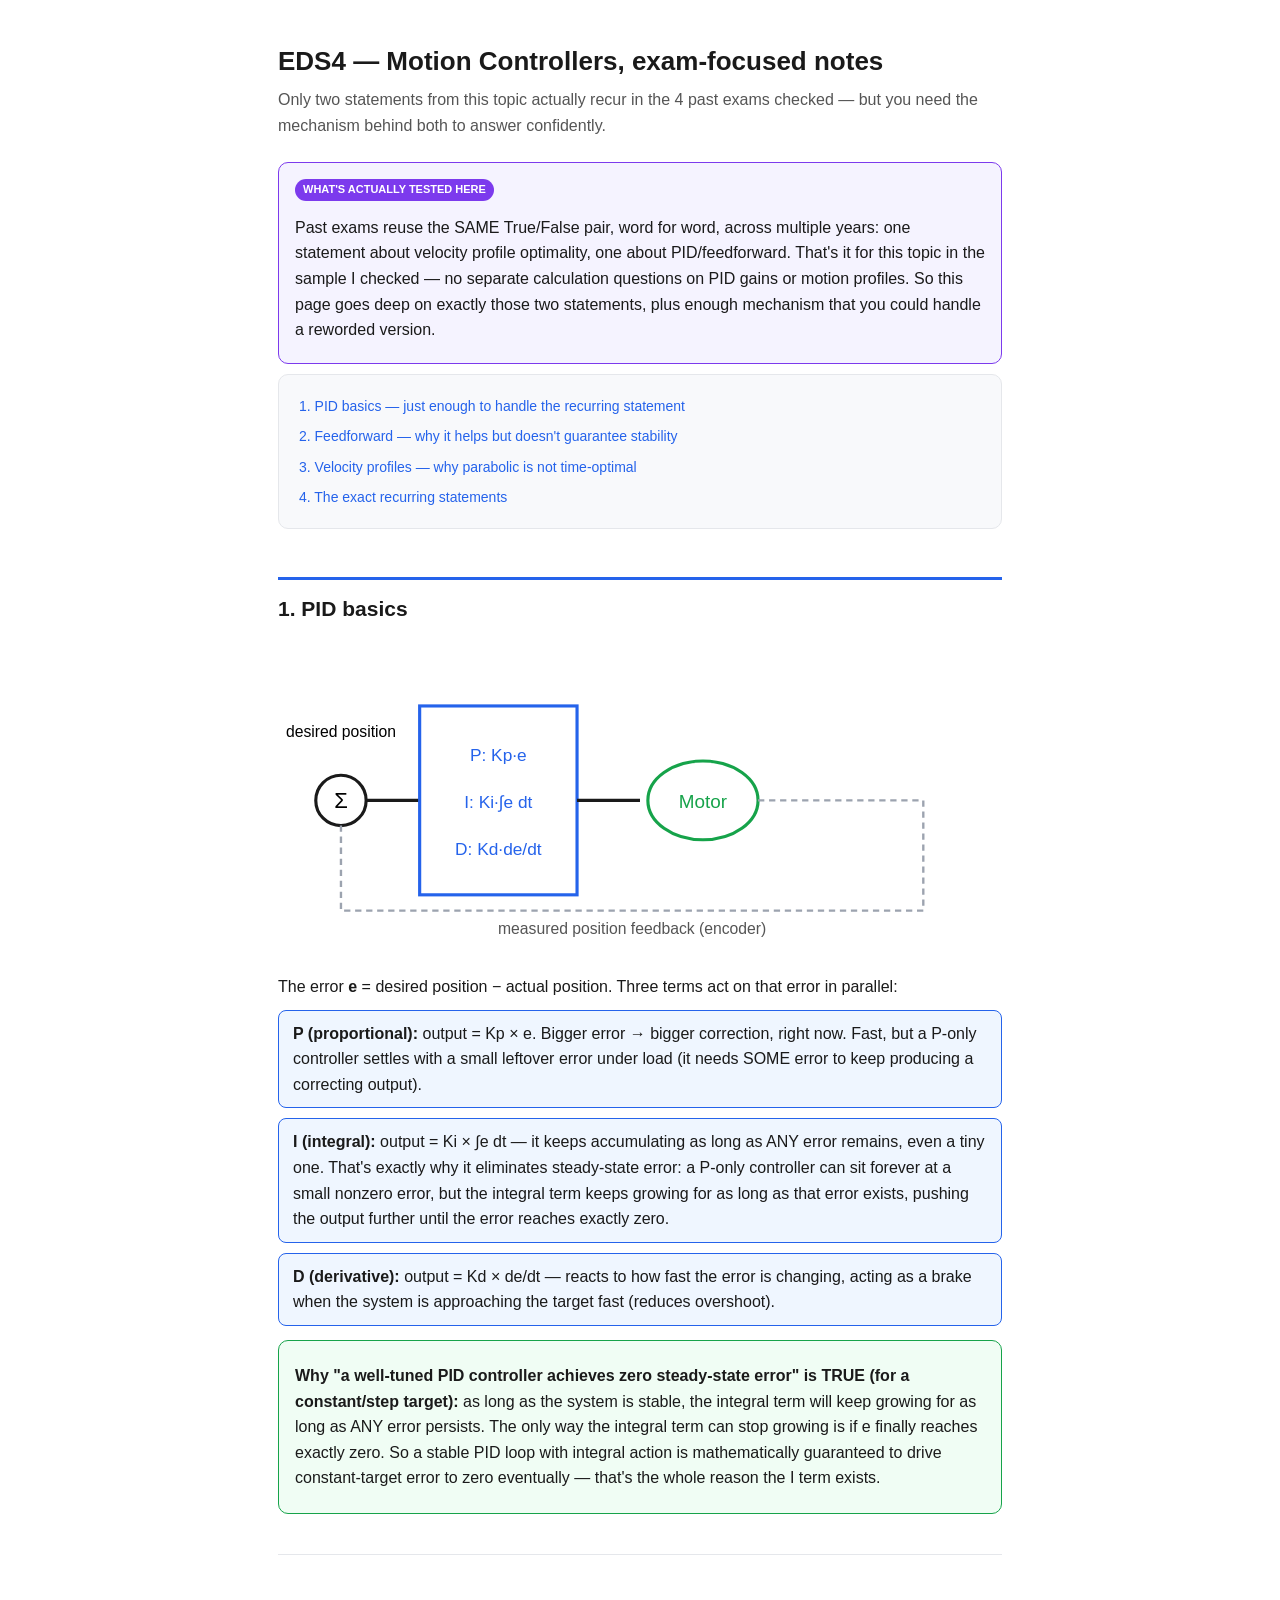
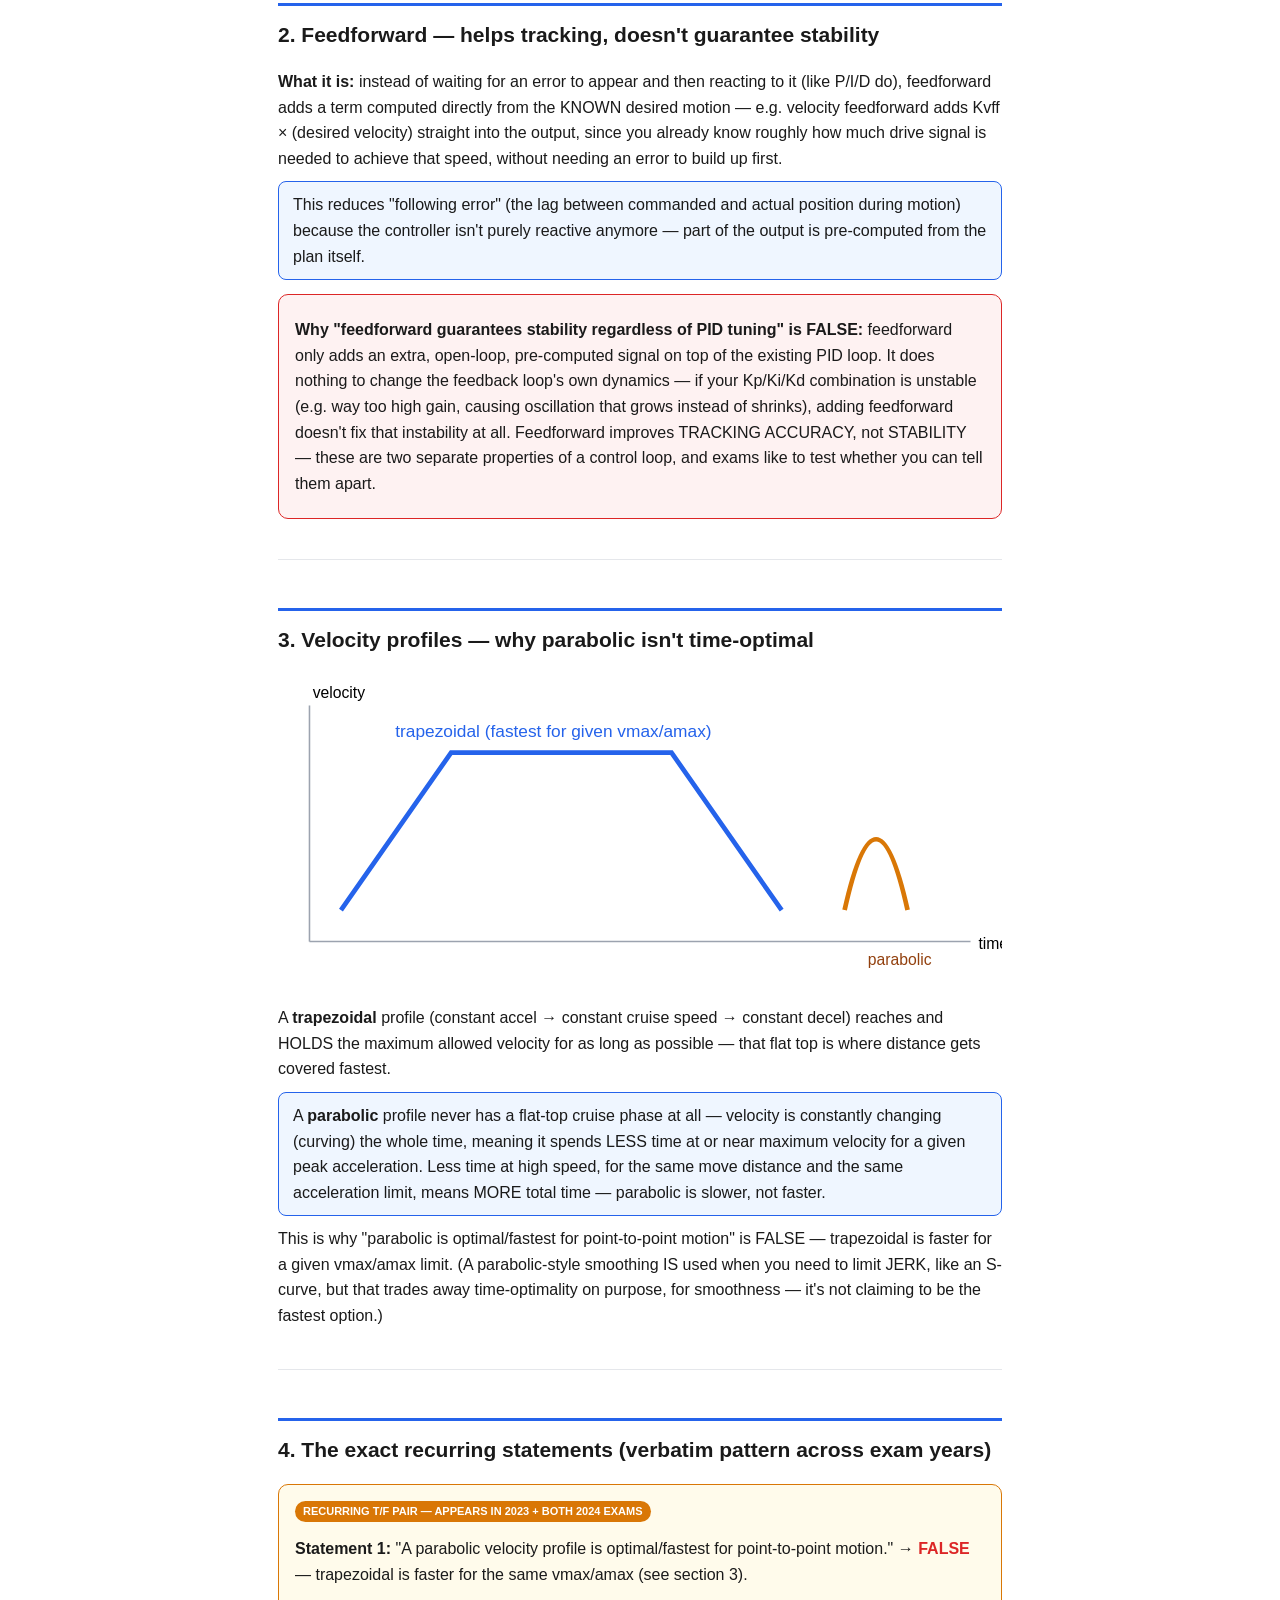
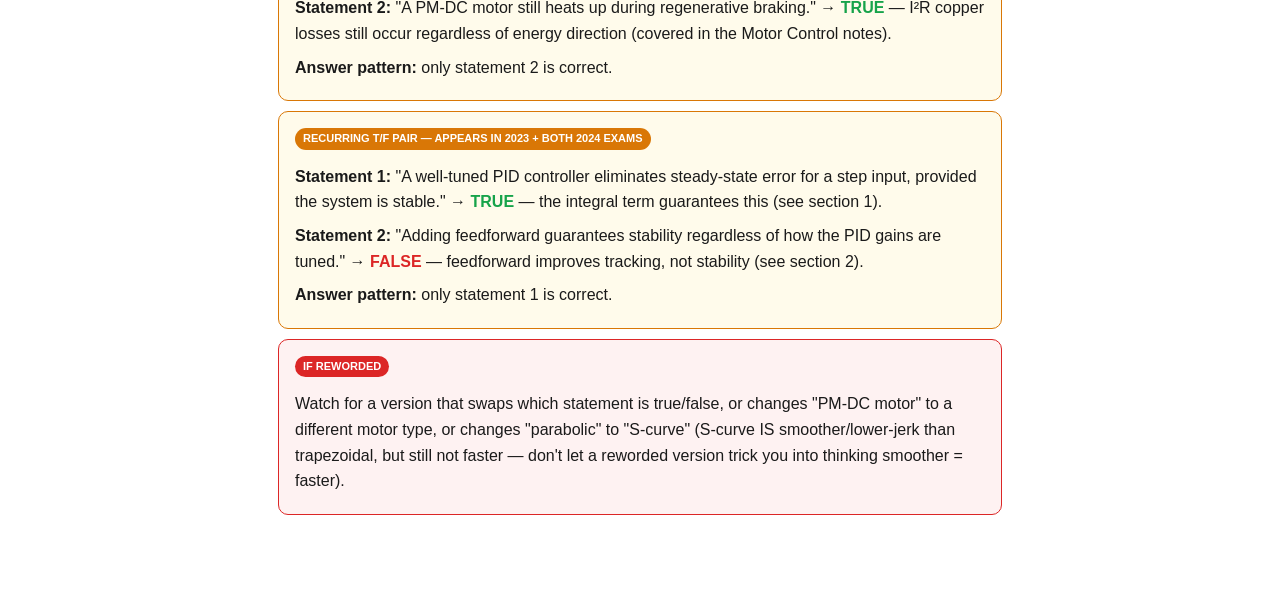
<file: motion-controllers-notes.html>
<!DOCTYPE html>
<html lang="en">
<head>
<meta charset="UTF-8">
<meta name="viewport" content="width=device-width, initial-scale=1.0">
<title>EDS4 Motion Controllers — Exam-Focused Notes</title>
<style>
  :root {
    --bg: #ffffff; --ink: #1a1a1a; --sub: #555; --accent: #2563eb;
    --red: #dc2626; --green: #16a34a; --amber: #d97706; --bgcard: #f8f9fb; --border: #e5e7eb;
  }
  * { box-sizing: border-box; }
  body { margin: 0; font-family: -apple-system, BlinkMacSystemFont, 'Segoe UI', Roboto, sans-serif;
    color: var(--ink); background: var(--bg); line-height: 1.6; }
  .wrap { max-width: 760px; margin: 0 auto; padding: 24px 18px 80px; }
  h1 { font-size: 26px; margin-bottom: 4px; }
  .subtitle { color: var(--sub); margin-top: 0; margin-bottom: 24px; }
  h2 { font-size: 21px; margin-top: 48px; padding-top: 12px; border-top: 3px solid var(--accent); }
  h3 { font-size: 17px; margin-top: 28px; color: var(--accent); }
  p { margin: 8px 0; }
  .box { background: var(--bgcard); border: 1px solid var(--border); border-radius: 10px; padding: 14px 16px; margin: 14px 0; }
  .box.green { background: #f0fdf4; border-color: var(--green); }
  .box.red { background: #fef2f2; border-color: var(--red); }
  .diagram { display: flex; justify-content: center; margin: 16px 0; }
  .diagram svg { max-width: 100%; height: auto; }
  .toc { background: var(--bgcard); border: 1px solid var(--border); border-radius: 10px; padding: 16px 20px; }
  .toc a { display: block; padding: 4px 0; color: var(--accent); text-decoration: none; font-size: 14px; }
  .step { background: #eff6ff; border: 1px solid var(--accent); border-radius: 8px; padding: 10px 14px; margin: 10px 0; }
  hr { border: none; border-top: 1px solid var(--border); margin: 40px 0; }
  .trap { background: #fef2f2; border: 1px solid var(--red); border-radius: 10px; padding: 12px 16px; margin: 10px 0; }
  .trap .tag { display: inline-block; background: var(--red); color: white; font-size: 11px; font-weight: 700;
    padding: 2px 8px; border-radius: 12px; margin-bottom: 6px; text-transform: uppercase; }
  .recurring { background: #fffbeb; border: 1px solid var(--amber); border-radius: 10px; padding: 12px 16px; margin: 10px 0; }
  .recurring .tag { display: inline-block; background: var(--amber); color: white; font-size: 11px; font-weight: 700;
    padding: 2px 8px; border-radius: 12px; margin-bottom: 6px; text-transform: uppercase; }
  .honest { background: #f5f3ff; border: 1px solid #7c3aed; border-radius: 10px; padding: 12px 16px; margin: 10px 0; }
  .honest .tag { display: inline-block; background: #7c3aed; color: white; font-size: 11px; font-weight: 700;
    padding: 2px 8px; border-radius: 12px; margin-bottom: 6px; text-transform: uppercase; }
</style>
</head>
<body>
<div class="wrap">

<h1>EDS4 — Motion Controllers, exam-focused notes</h1>
<p class="subtitle">Only two statements from this topic actually recur in the 4 past exams checked — but you need the mechanism behind both to answer confidently.</p>

<div class="honest"><span class="tag">What's actually tested here</span>
<p>Past exams reuse the SAME True/False pair, word for word, across multiple years: one statement about velocity profile optimality, one about PID/feedforward. That's it for this topic in the sample I checked — no separate calculation questions on PID gains or motion profiles. So this page goes deep on exactly those two statements, plus enough mechanism that you could handle a reworded version.</p>
</div>

<div class="toc">
  <a href="#pid">1. PID basics — just enough to handle the recurring statement</a>
  <a href="#feedforward">2. Feedforward — why it helps but doesn't guarantee stability</a>
  <a href="#profiles">3. Velocity profiles — why parabolic is not time-optimal</a>
  <a href="#recurring">4. The exact recurring statements</a>
</div>

<!-- ============================================================ -->
<h2 id="pid">1. PID basics</h2>
<div class="diagram">
<svg viewBox="0 0 460 200" xmlns="http://www.w3.org/2000/svg">
<circle cx="40" cy="100" r="16" fill="none" stroke="#1a1a1a" stroke-width="2"/><text x="40" y="105" text-anchor="middle" font-size="14">Σ</text>
<text x="40" y="60" text-anchor="middle" font-size="10">desired position</text>
<line x1="56" y1="100" x2="90" y2="100" stroke="#1a1a1a" stroke-width="2"/>
<rect x="90" y="40" width="100" height="120" fill="none" stroke="#2563eb" stroke-width="2"/>
<text x="140" y="75" text-anchor="middle" font-size="11" fill="#2563eb">P: Kp·e</text>
<text x="140" y="105" text-anchor="middle" font-size="11" fill="#2563eb">I: Ki·∫e dt</text>
<text x="140" y="135" text-anchor="middle" font-size="11" fill="#2563eb">D: Kd·de/dt</text>
<line x1="190" y1="100" x2="230" y2="100" stroke="#1a1a1a" stroke-width="2"/>
<ellipse cx="270" cy="100" rx="35" ry="25" fill="none" stroke="#16a34a" stroke-width="2"/><text x="270" y="105" text-anchor="middle" font-size="12" fill="#16a34a">Motor</text>
<path d="M 305,100 L 410,100 L 410,170 L 40,170 L 40,116" fill="none" stroke="#9ca3af" stroke-width="1.5" stroke-dasharray="4,3"/>
<text x="225" y="185" text-anchor="middle" font-size="10" fill="#555">measured position feedback (encoder)</text>
</svg>
</div>
<p>The error <b>e</b> = desired position − actual position. Three terms act on that error in parallel:</p>
<div class="step"><b>P (proportional):</b> output = Kp × e. Bigger error → bigger correction, right now. Fast, but a P-only controller settles with a small leftover error under load (it needs SOME error to keep producing a correcting output).</div>
<div class="step"><b>I (integral):</b> output = Ki × ∫e dt — it keeps accumulating as long as ANY error remains, even a tiny one. That's exactly why it eliminates steady-state error: a P-only controller can sit forever at a small nonzero error, but the integral term keeps growing for as long as that error exists, pushing the output further until the error reaches exactly zero.</div>
<div class="step"><b>D (derivative):</b> output = Kd × de/dt — reacts to how fast the error is changing, acting as a brake when the system is approaching the target fast (reduces overshoot).</div>

<div class="box green">
<p><b>Why "a well-tuned PID controller achieves zero steady-state error" is TRUE (for a constant/step target):</b> as long as the system is stable, the integral term will keep growing for as long as ANY error persists. The only way the integral term can stop growing is if e finally reaches exactly zero. So a stable PID loop with integral action is mathematically guaranteed to drive constant-target error to zero eventually — that's the whole reason the I term exists.</p>
</div>

<hr>
<!-- ============================================================ -->
<h2 id="feedforward">2. Feedforward — helps tracking, doesn't guarantee stability</h2>
<p><b>What it is:</b> instead of waiting for an error to appear and then reacting to it (like P/I/D do), feedforward adds a term computed directly from the KNOWN desired motion — e.g. velocity feedforward adds Kvff × (desired velocity) straight into the output, since you already know roughly how much drive signal is needed to achieve that speed, without needing an error to build up first.</p>
<div class="step">This reduces "following error" (the lag between commanded and actual position during motion) because the controller isn't purely reactive anymore — part of the output is pre-computed from the plan itself.</div>

<div class="box red">
<p><b>Why "feedforward guarantees stability regardless of PID tuning" is FALSE:</b> feedforward only adds an extra, open-loop, pre-computed signal on top of the existing PID loop. It does nothing to change the feedback loop's own dynamics — if your Kp/Ki/Kd combination is unstable (e.g. way too high gain, causing oscillation that grows instead of shrinks), adding feedforward doesn't fix that instability at all. Feedforward improves TRACKING ACCURACY, not STABILITY — these are two separate properties of a control loop, and exams like to test whether you can tell them apart.</p>
</div>

<hr>
<!-- ============================================================ -->
<h2 id="profiles">3. Velocity profiles — why parabolic isn't time-optimal</h2>
<div class="diagram">
<svg viewBox="0 0 460 200" xmlns="http://www.w3.org/2000/svg">
<line x1="20" y1="170" x2="440" y2="170" stroke="#9ca3af"/><line x1="20" y1="170" x2="20" y2="20" stroke="#9ca3af"/>
<text x="445" y="175" font-size="10">time</text><text x="22" y="15" font-size="10">velocity</text>
<polyline points="40,150 110,50 250,50 320,150" fill="none" stroke="#2563eb" stroke-width="3"/>
<text x="175" y="40" text-anchor="middle" font-size="11" fill="#2563eb">trapezoidal (fastest for given vmax/amax)</text>
<path d="M 360,150 Q 380,60 400,150" fill="none" stroke="#d97706" stroke-width="3"/>
<text x="395" y="185" text-anchor="middle" font-size="10" fill="#92400e">parabolic</text>
</svg>
</div>
<p>A <b>trapezoidal</b> profile (constant accel → constant cruise speed → constant decel) reaches and HOLDS the maximum allowed velocity for as long as possible — that flat top is where distance gets covered fastest.</p>
<div class="step">A <b>parabolic</b> profile never has a flat-top cruise phase at all — velocity is constantly changing (curving) the whole time, meaning it spends LESS time at or near maximum velocity for a given peak acceleration. Less time at high speed, for the same move distance and the same acceleration limit, means MORE total time — parabolic is slower, not faster.</div>
<p>This is why "parabolic is optimal/fastest for point-to-point motion" is FALSE — trapezoidal is faster for a given vmax/amax limit. (A parabolic-style smoothing IS used when you need to limit JERK, like an S-curve, but that trades away time-optimality on purpose, for smoothness — it's not claiming to be the fastest option.)</p>

<hr>
<!-- ============================================================ -->
<h2 id="recurring">4. The exact recurring statements (verbatim pattern across exam years)</h2>

<div class="recurring"><span class="tag">Recurring T/F pair — appears in 2023 + both 2024 exams</span>
<p><b>Statement 1:</b> "A parabolic velocity profile is optimal/fastest for point-to-point motion." → <span style="color:var(--red);font-weight:700;">FALSE</span> — trapezoidal is faster for the same vmax/amax (see section 3).</p>
<p><b>Statement 2:</b> "A PM-DC motor still heats up during regenerative braking." → <span style="color:var(--green);font-weight:700;">TRUE</span> — I²R copper losses still occur regardless of energy direction (covered in the Motor Control notes).</p>
<p><b>Answer pattern:</b> only statement 2 is correct.</p>
</div>

<div class="recurring"><span class="tag">Recurring T/F pair — appears in 2023 + both 2024 exams</span>
<p><b>Statement 1:</b> "A well-tuned PID controller eliminates steady-state error for a step input, provided the system is stable." → <span style="color:var(--green);font-weight:700;">TRUE</span> — the integral term guarantees this (see section 1).</p>
<p><b>Statement 2:</b> "Adding feedforward guarantees stability regardless of how the PID gains are tuned." → <span style="color:var(--red);font-weight:700;">FALSE</span> — feedforward improves tracking, not stability (see section 2).</p>
<p><b>Answer pattern:</b> only statement 1 is correct.</p>
</div>

<div class="trap"><span class="tag">If reworded</span>
<p>Watch for a version that swaps which statement is true/false, or changes "PM-DC motor" to a different motor type, or changes "parabolic" to "S-curve" (S-curve IS smoother/lower-jerk than trapezoidal, but still not faster — don't let a reworded version trick you into thinking smoother = faster).</p>
</div>

</div>
</body>
</html>
</file>
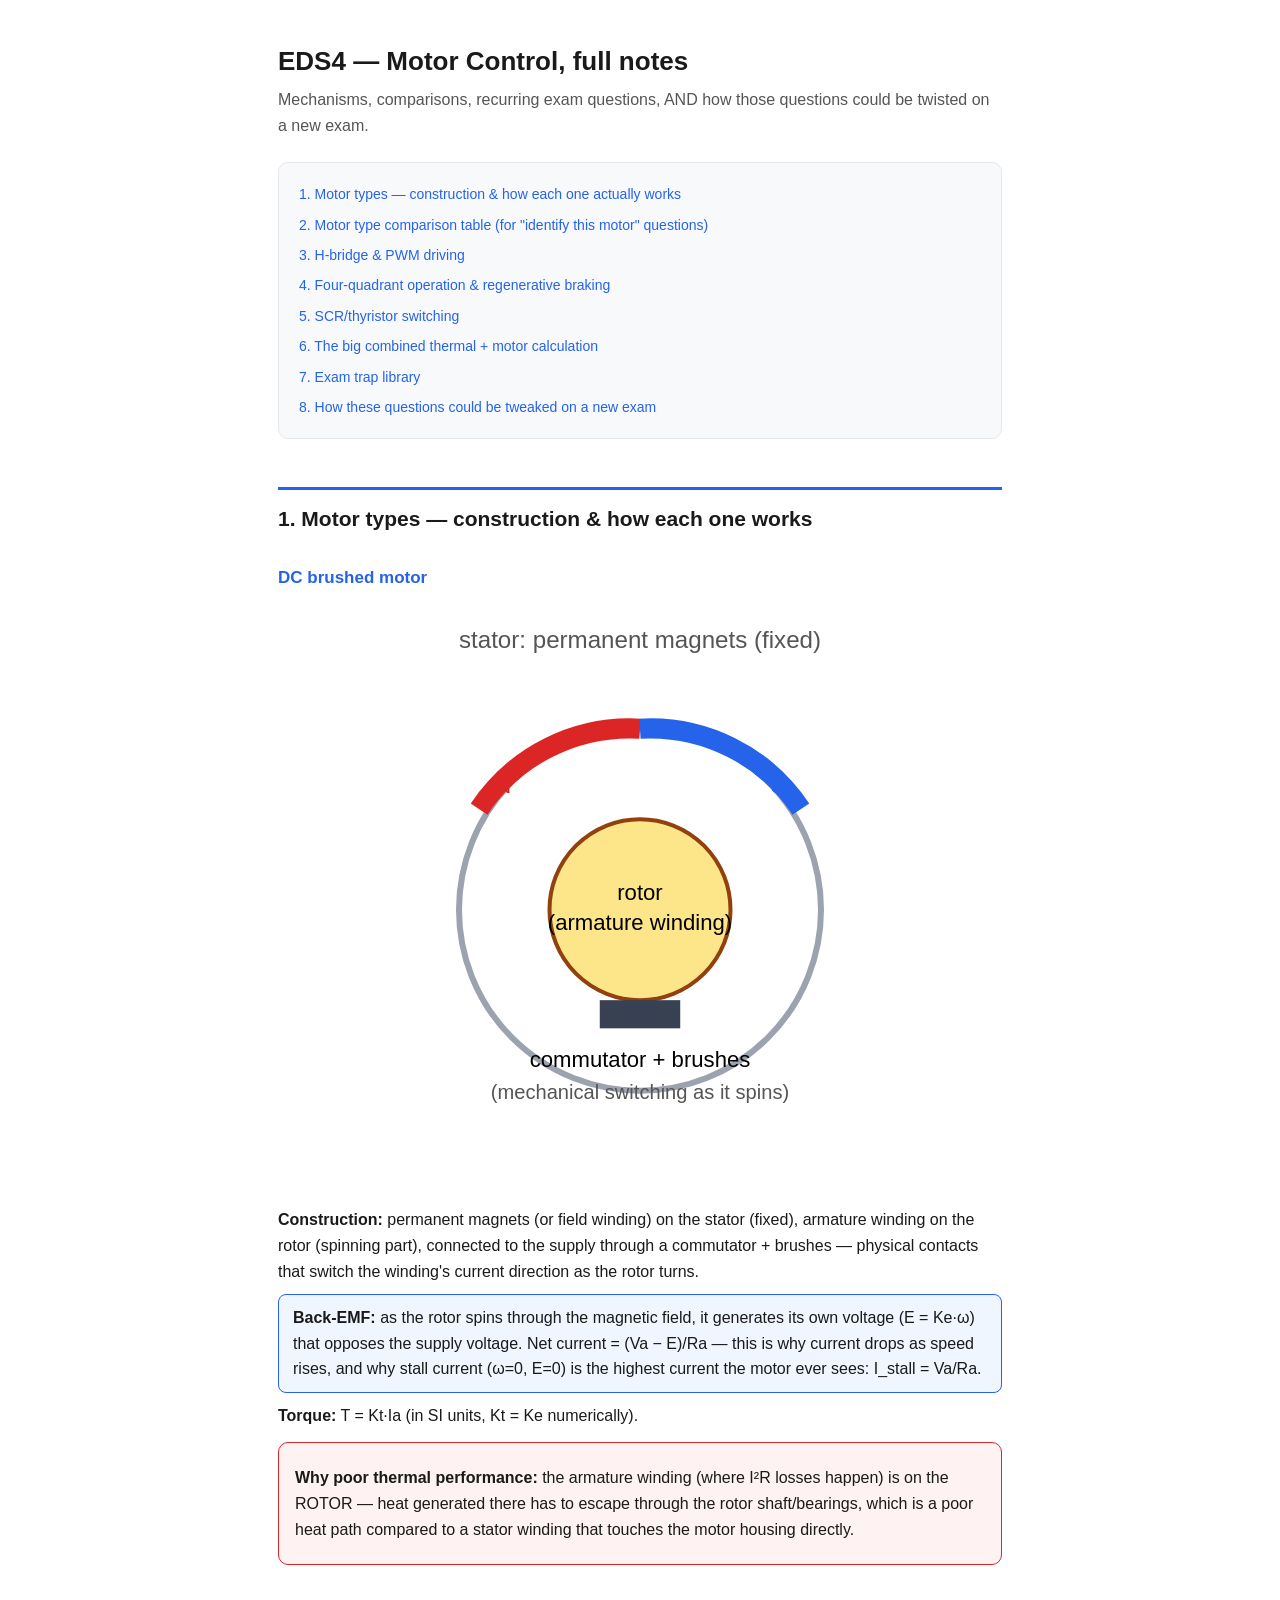
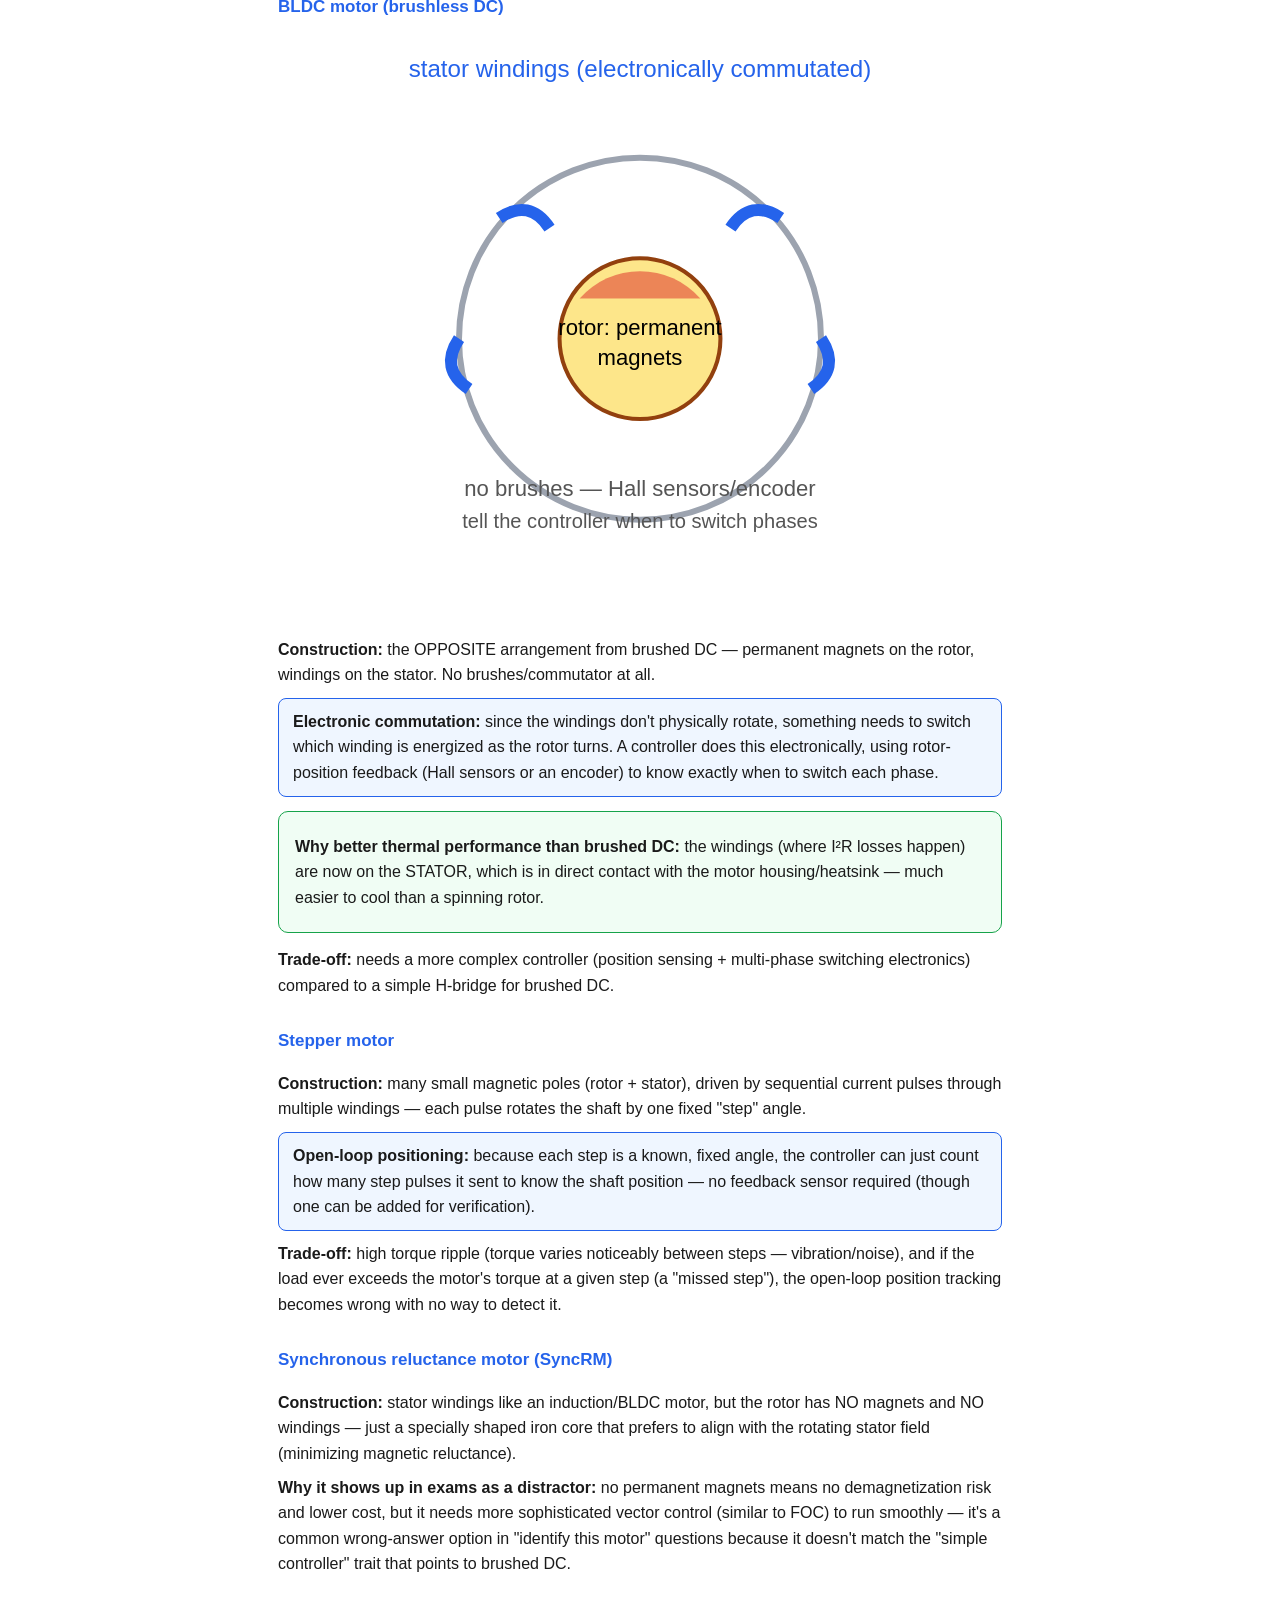
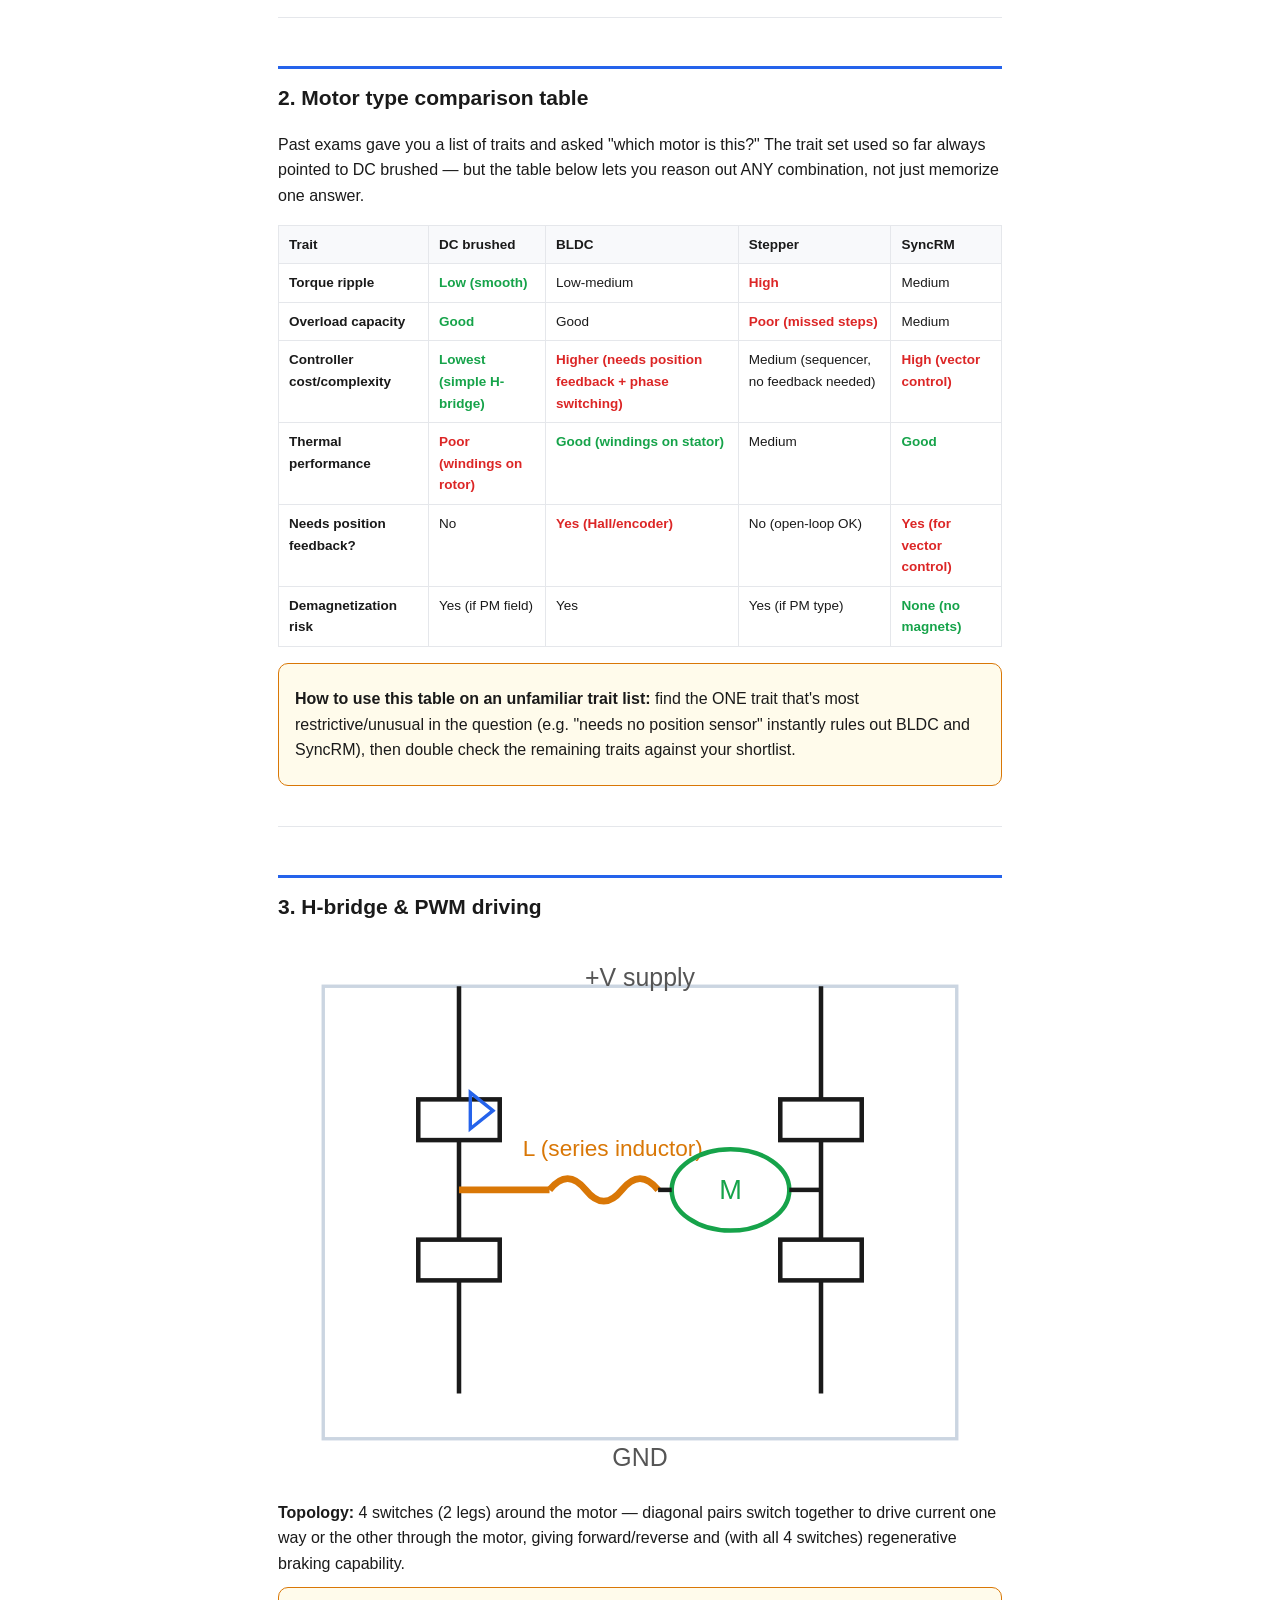
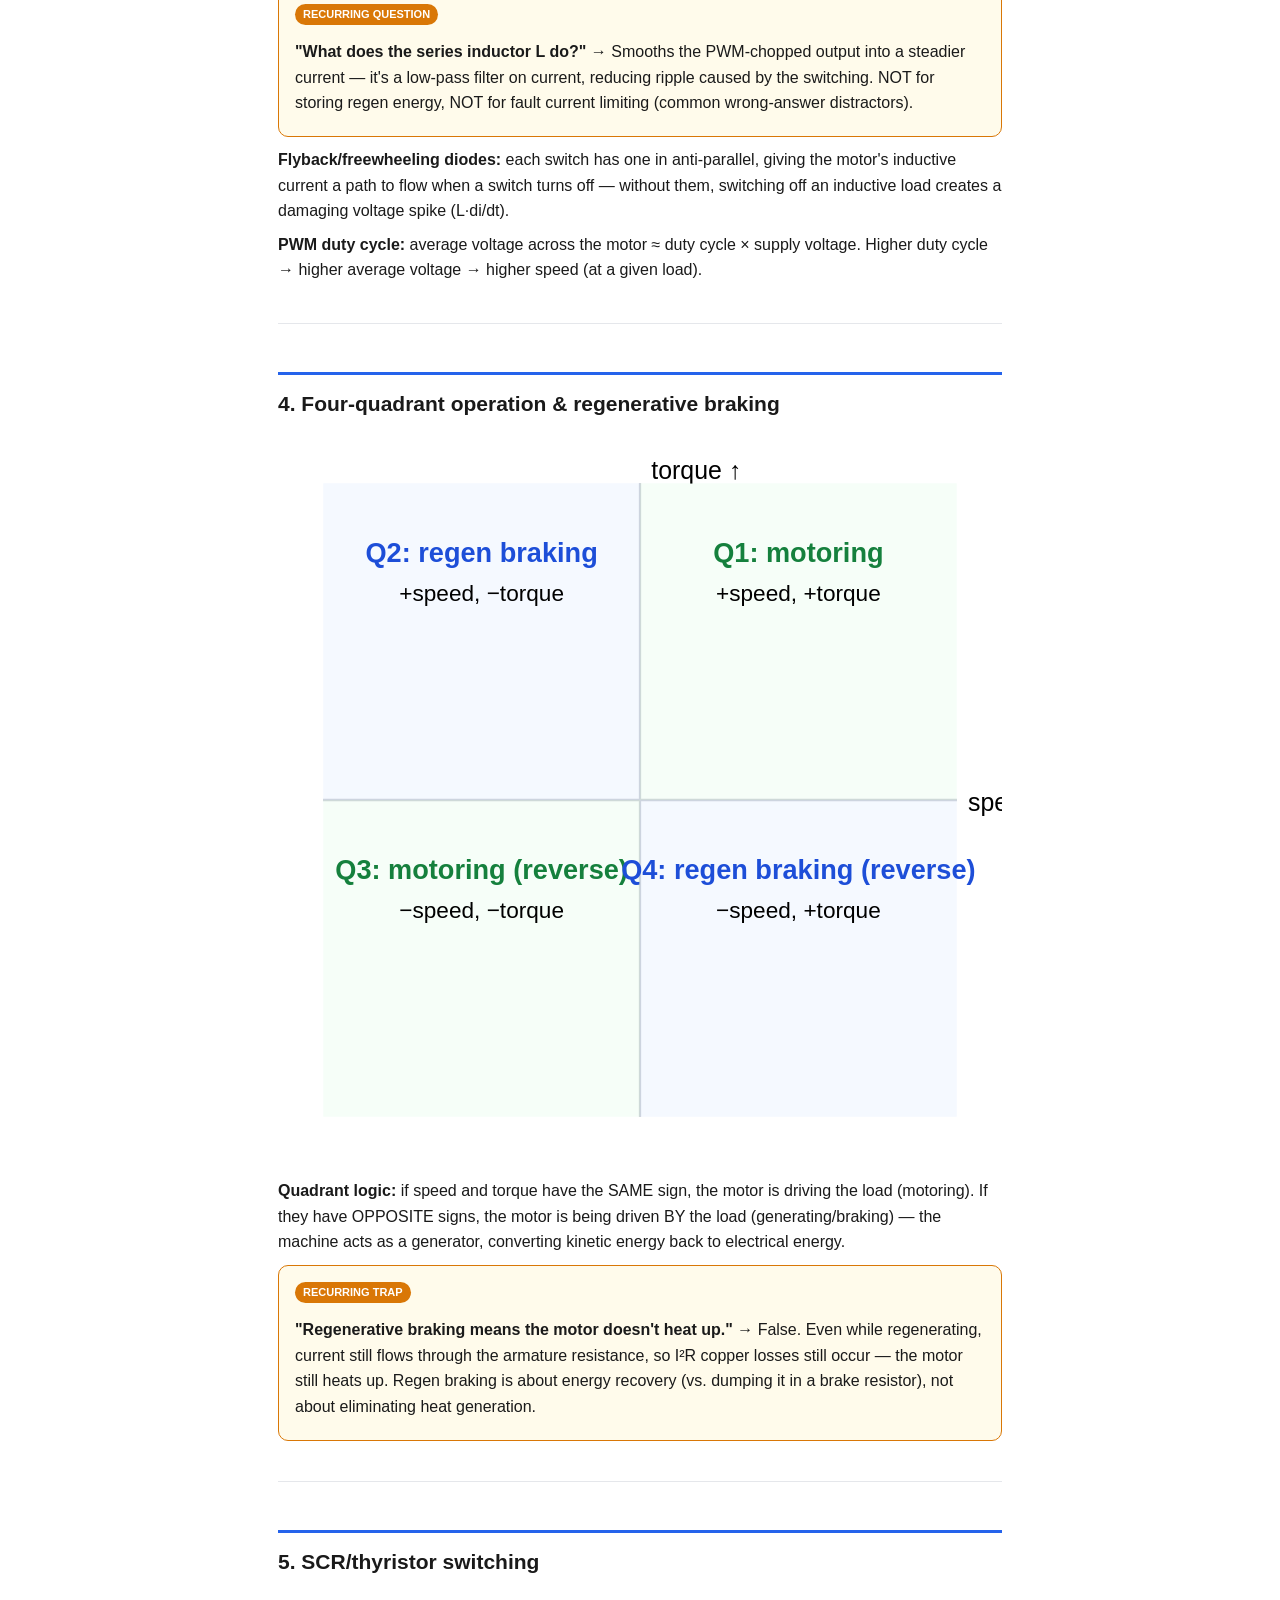
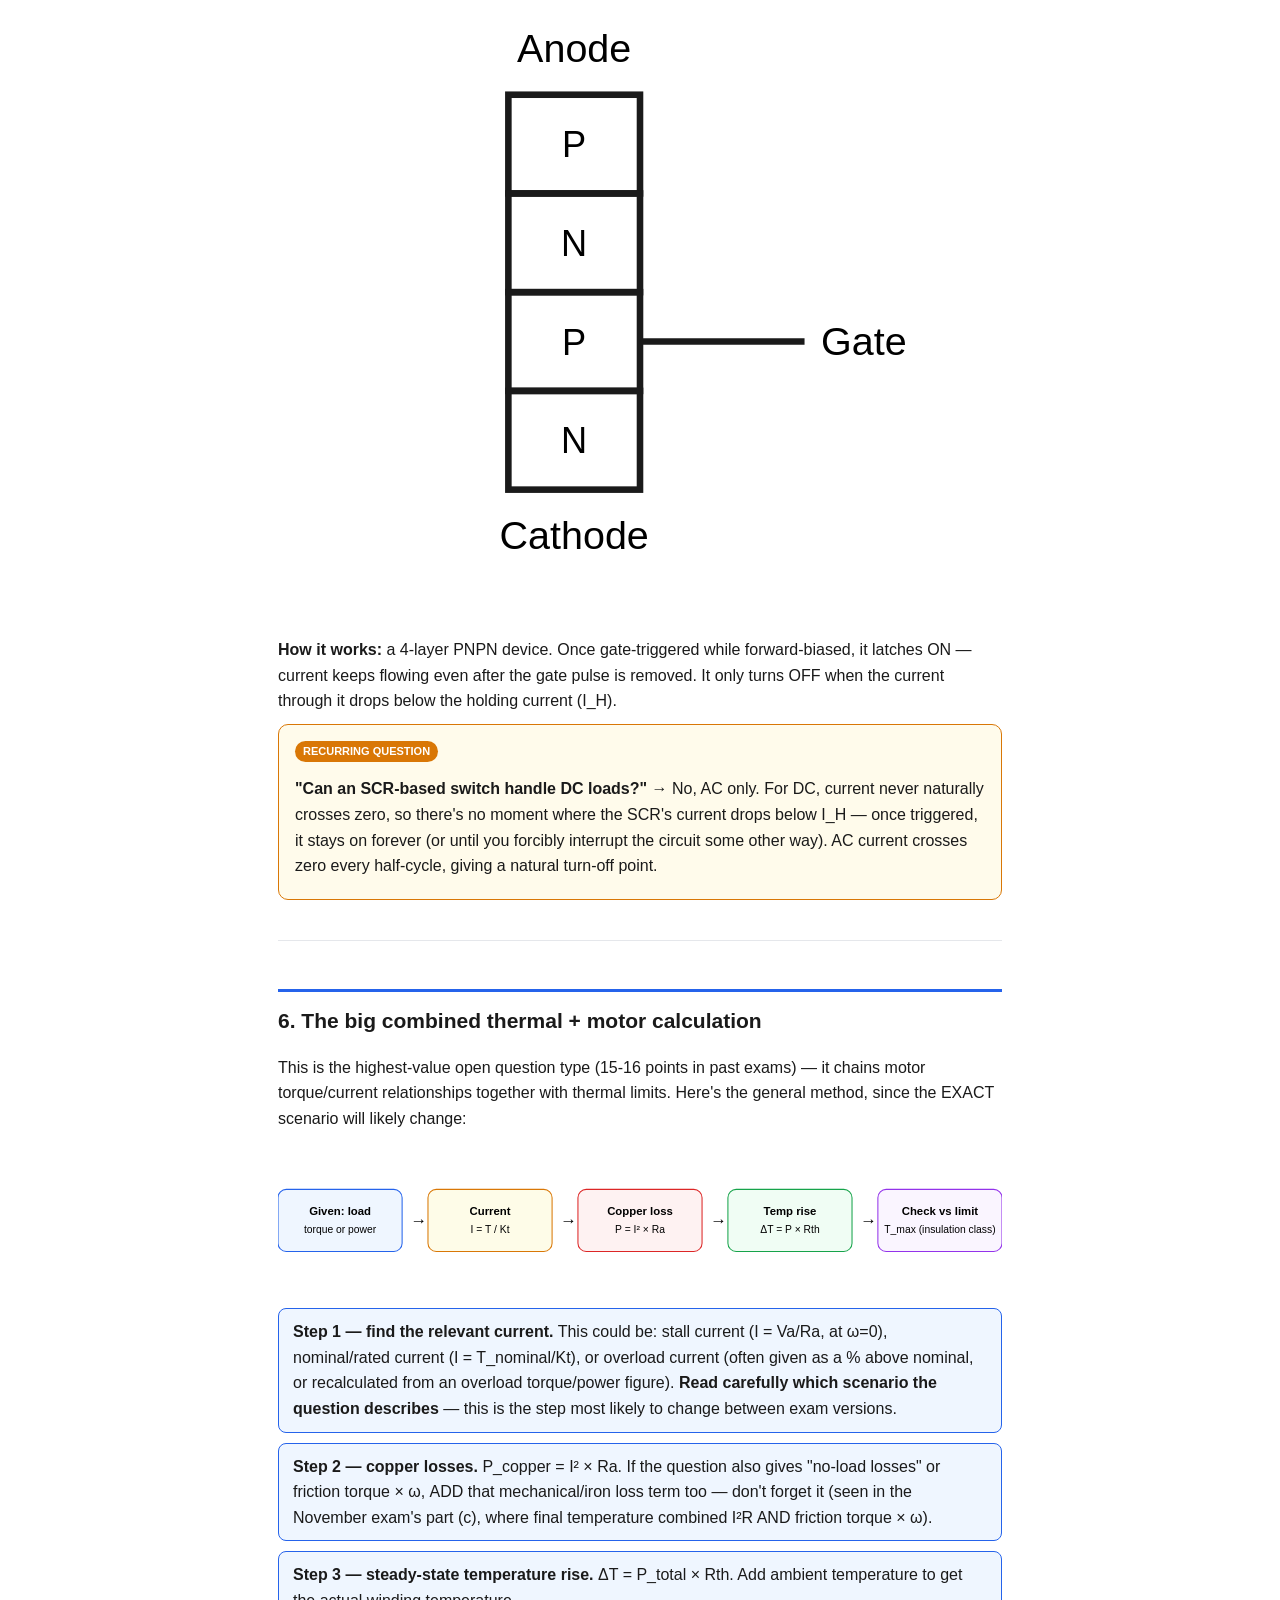
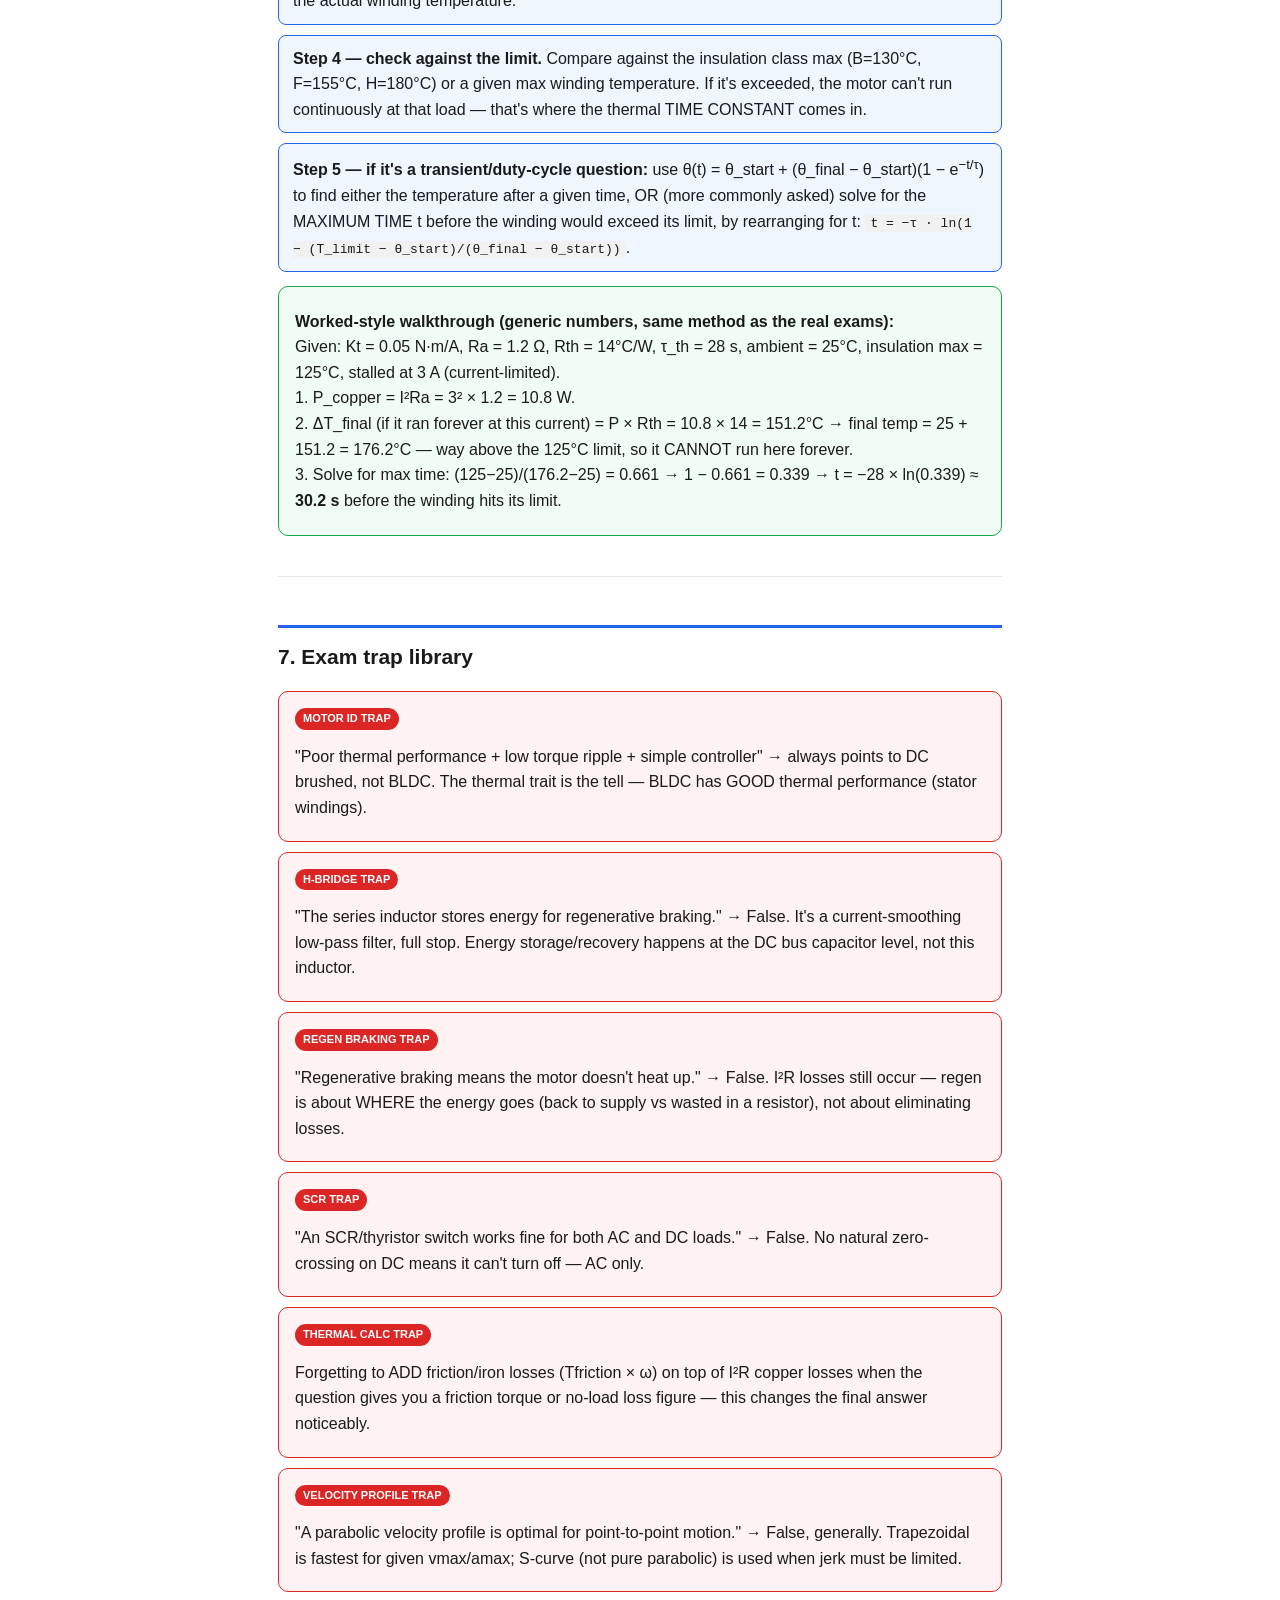
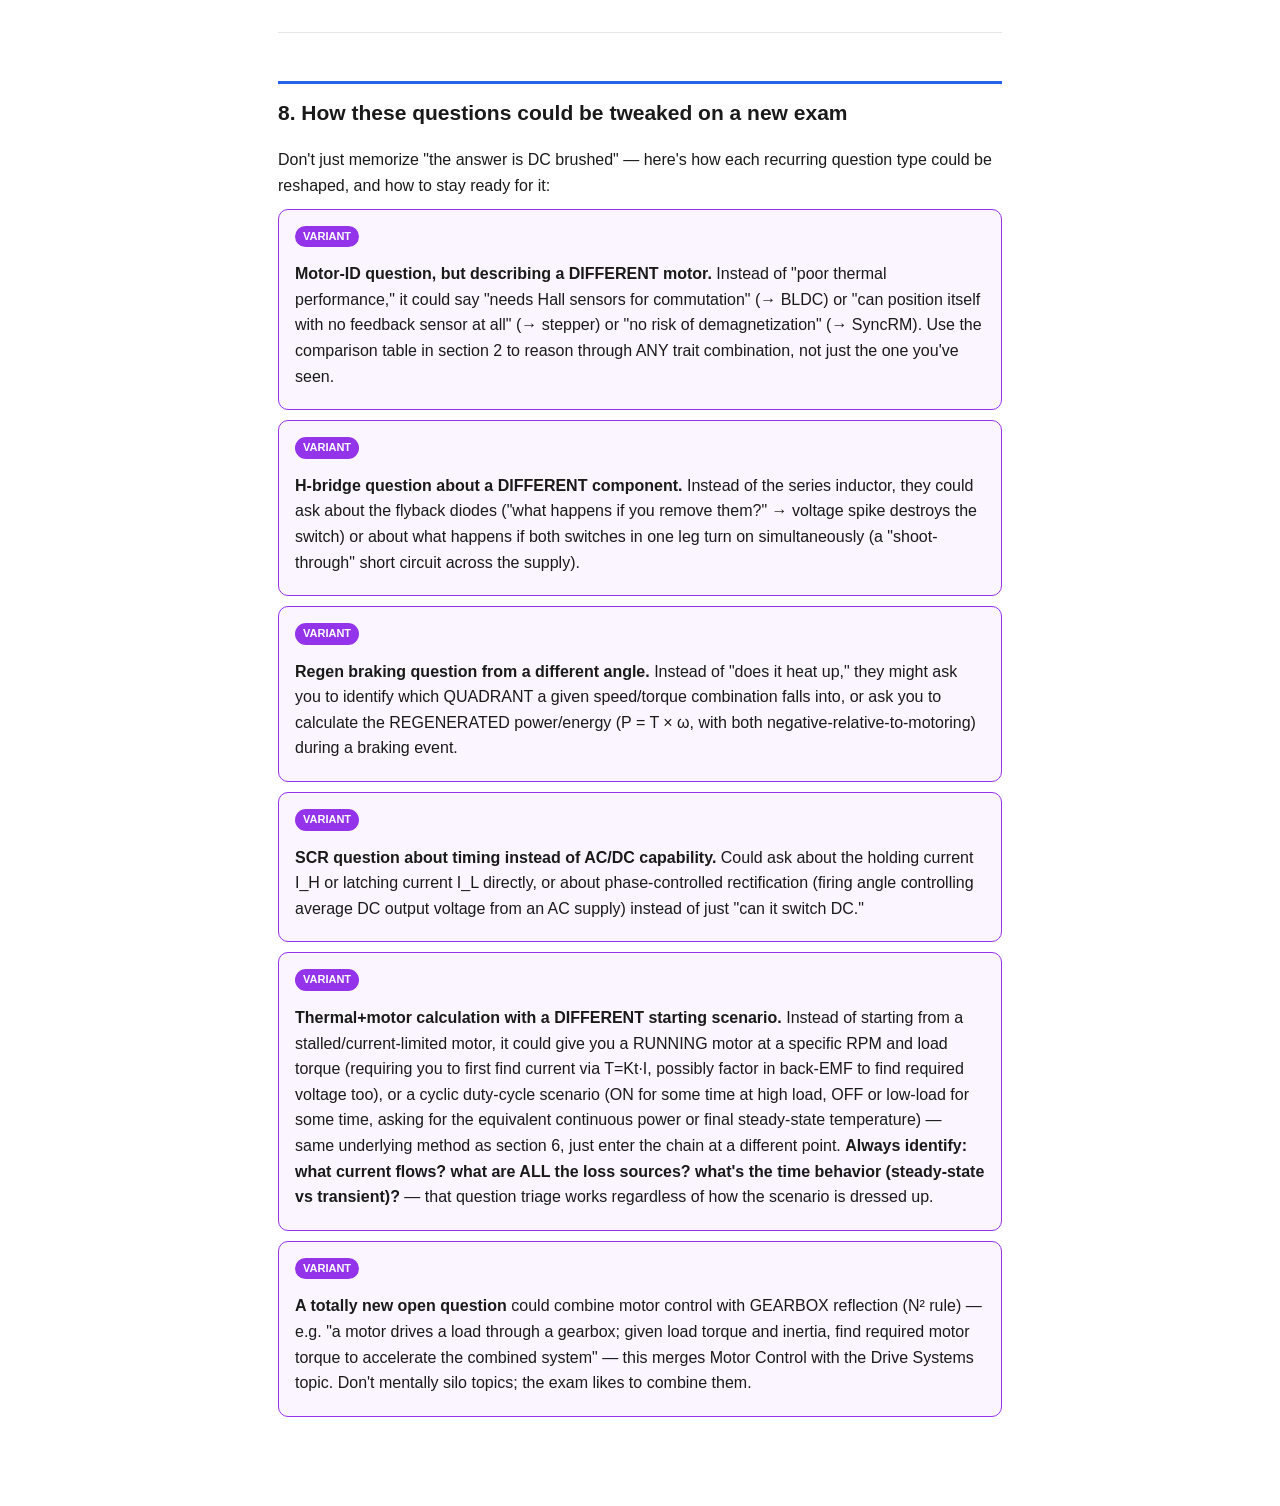
<file: motor-control-notes.html>
<!DOCTYPE html>
<html lang="en">
<head>
<meta charset="UTF-8">
<meta name="viewport" content="width=device-width, initial-scale=1.0">
<title>EDS4 Motor Control — Full Notes</title>
<style>
  :root {
    --bg: #ffffff; --ink: #1a1a1a; --sub: #555; --accent: #2563eb;
    --red: #dc2626; --green: #16a34a; --amber: #d97706; --bgcard: #f8f9fb; --border: #e5e7eb;
  }
  * { box-sizing: border-box; }
  body { margin: 0; font-family: -apple-system, BlinkMacSystemFont, 'Segoe UI', Roboto, sans-serif;
    color: var(--ink); background: var(--bg); line-height: 1.6; }
  .wrap { max-width: 760px; margin: 0 auto; padding: 24px 18px 80px; }
  h1 { font-size: 26px; margin-bottom: 4px; }
  .subtitle { color: var(--sub); margin-top: 0; margin-bottom: 24px; }
  h2 { font-size: 21px; margin-top: 48px; padding-top: 12px; border-top: 3px solid var(--accent); }
  h3 { font-size: 17px; margin-top: 28px; color: var(--accent); }
  p { margin: 8px 0; }
  .box { background: var(--bgcard); border: 1px solid var(--border); border-radius: 10px; padding: 14px 16px; margin: 14px 0; }
  .box.green { background: #f0fdf4; border-color: var(--green); }
  .box.amber { background: #fffbeb; border-color: var(--amber); }
  .box.red { background: #fef2f2; border-color: var(--red); }
  .label { font-weight: 700; }
  .diagram { display: flex; justify-content: center; margin: 16px 0; }
  .diagram svg { max-width: 100%; height: auto; }
  table { width: 100%; border-collapse: collapse; margin: 16px 0; font-size: 13.5px; }
  th, td { border: 1px solid var(--border); padding: 8px 10px; text-align: left; vertical-align: top; }
  th { background: var(--bgcard); font-weight: 700; }
  .good { color: var(--green); font-weight: 600; }
  .bad { color: var(--red); font-weight: 600; }
  .toc { background: var(--bgcard); border: 1px solid var(--border); border-radius: 10px; padding: 16px 20px; }
  .toc a { display: block; padding: 4px 0; color: var(--accent); text-decoration: none; font-size: 14px; }
  .toc a:hover { text-decoration: underline; }
  code { background: #f1f1f1; padding: 1px 5px; border-radius: 4px; font-size: 13px; }
  .step { background: #eff6ff; border: 1px solid var(--accent); border-radius: 8px; padding: 10px 14px; margin: 10px 0; }
  hr { border: none; border-top: 1px solid var(--border); margin: 40px 0; }
  .trap { background: #fef2f2; border: 1px solid var(--red); border-radius: 10px; padding: 12px 16px; margin: 10px 0; }
  .trap .tag { display: inline-block; background: var(--red); color: white; font-size: 11px; font-weight: 700;
    padding: 2px 8px; border-radius: 12px; margin-bottom: 6px; text-transform: uppercase; }
  .variant { background: #faf5ff; border: 1px solid #9333ea; border-radius: 10px; padding: 12px 16px; margin: 10px 0; }
  .variant .tag { display: inline-block; background: #9333ea; color: white; font-size: 11px; font-weight: 700;
    padding: 2px 8px; border-radius: 12px; margin-bottom: 6px; text-transform: uppercase; }
  .recurring { background: #fffbeb; border: 1px solid var(--amber); border-radius: 10px; padding: 12px 16px; margin: 10px 0; }
  .recurring .tag { display: inline-block; background: var(--amber); color: white; font-size: 11px; font-weight: 700;
    padding: 2px 8px; border-radius: 12px; margin-bottom: 6px; text-transform: uppercase; }
</style>
</head>
<body>
<div class="wrap">

<h1>EDS4 — Motor Control, full notes</h1>
<p class="subtitle">Mechanisms, comparisons, recurring exam questions, AND how those questions could be twisted on a new exam.</p>

<div class="toc">
  <a href="#types">1. Motor types — construction & how each one actually works</a>
  <a href="#compare">2. Motor type comparison table (for "identify this motor" questions)</a>
  <a href="#hbridge">3. H-bridge & PWM driving</a>
  <a href="#quadrants">4. Four-quadrant operation & regenerative braking</a>
  <a href="#scr">5. SCR/thyristor switching</a>
  <a href="#thermal-calc">6. The big combined thermal + motor calculation</a>
  <a href="#traps">7. Exam trap library</a>
  <a href="#variants">8. How these questions could be tweaked on a new exam</a>
</div>

<!-- ============================================================ -->
<h2 id="types">1. Motor types — construction & how each one works</h2>

<h3>DC brushed motor</h3>
<div class="diagram">
<svg viewBox="0 0 360 290" xmlns="http://www.w3.org/2000/svg">
<text x="180" y="20" text-anchor="middle" font-size="12" fill="#555">stator: permanent magnets (fixed)</text>
<circle cx="180" cy="150" r="90" fill="none" stroke="#9ca3af" stroke-width="3"/>
<path d="M 100,100 A90,90 0 0,1 180,60" fill="none" stroke="#dc2626" stroke-width="10"/>
<path d="M 260,100 A90,90 0 0,0 180,60" fill="none" stroke="#2563eb" stroke-width="10"/>
<text x="108" y="92" font-size="11" fill="#dc2626">N</text>
<text x="245" y="92" font-size="11" fill="#2563eb">S</text>
<circle cx="180" cy="150" r="45" fill="#fde68a" stroke="#92400e" stroke-width="2"/>
<text x="180" y="145" text-anchor="middle" font-size="11">rotor</text>
<text x="180" y="160" text-anchor="middle" font-size="11">(armature winding)</text>
<rect x="160" y="195" width="40" height="14" fill="#374151"/>
<text x="180" y="228" text-anchor="middle" font-size="11">commutator + brushes</text>
<text x="180" y="244" text-anchor="middle" font-size="10" fill="#555">(mechanical switching as it spins)</text>
</svg>
</div>
<p><b>Construction:</b> permanent magnets (or field winding) on the stator (fixed), armature winding on the rotor (spinning part), connected to the supply through a commutator + brushes — physical contacts that switch the winding's current direction as the rotor turns.</p>
<div class="step"><b>Back-EMF:</b> as the rotor spins through the magnetic field, it generates its own voltage (E = Ke·ω) that opposes the supply voltage. Net current = (Va − E)/Ra — this is why current drops as speed rises, and why stall current (ω=0, E=0) is the highest current the motor ever sees: I_stall = Va/Ra.</div>
<p><b>Torque:</b> T = Kt·Ia (in SI units, Kt = Ke numerically).</p>
<div class="box red">
<p><b>Why poor thermal performance:</b> the armature winding (where I²R losses happen) is on the ROTOR — heat generated there has to escape through the rotor shaft/bearings, which is a poor heat path compared to a stator winding that touches the motor housing directly.</p>
</div>

<h3>BLDC motor (brushless DC)</h3>
<div class="diagram">
<svg viewBox="0 0 360 290" xmlns="http://www.w3.org/2000/svg">
<text x="180" y="20" text-anchor="middle" font-size="12" fill="#2563eb">stator windings (electronically commutated)</text>
<circle cx="180" cy="150" r="90" fill="none" stroke="#9ca3af" stroke-width="3"/>
<g stroke="#2563eb" stroke-width="6" fill="none">
<path d="M 110,90 q15,-10 25,5"/><path d="M 250,90 q-15,-10 -25,5"/>
<path d="M 90,150 q-10,15 5,25"/><path d="M 270,150 q10,15 -5,25"/>
</g>
<circle cx="180" cy="150" r="40" fill="#fde68a" stroke="#92400e" stroke-width="2"/>
<path d="M 150,130 A40,40 0 0,1 210,130" fill="#dc2626" opacity="0.5"/>
<text x="180" y="148" text-anchor="middle" font-size="11">rotor: permanent</text>
<text x="180" y="163" text-anchor="middle" font-size="11">magnets</text>
<text x="180" y="228" text-anchor="middle" font-size="11" fill="#555">no brushes — Hall sensors/encoder</text>
<text x="180" y="244" text-anchor="middle" font-size="10" fill="#555">tell the controller when to switch phases</text>
</svg>
</div>
<p><b>Construction:</b> the OPPOSITE arrangement from brushed DC — permanent magnets on the rotor, windings on the stator. No brushes/commutator at all.</p>
<div class="step"><b>Electronic commutation:</b> since the windings don't physically rotate, something needs to switch which winding is energized as the rotor turns. A controller does this electronically, using rotor-position feedback (Hall sensors or an encoder) to know exactly when to switch each phase.</div>
<div class="box green">
<p><b>Why better thermal performance than brushed DC:</b> the windings (where I²R losses happen) are now on the STATOR, which is in direct contact with the motor housing/heatsink — much easier to cool than a spinning rotor.</p>
</div>
<p><b>Trade-off:</b> needs a more complex controller (position sensing + multi-phase switching electronics) compared to a simple H-bridge for brushed DC.</p>

<h3>Stepper motor</h3>
<p><b>Construction:</b> many small magnetic poles (rotor + stator), driven by sequential current pulses through multiple windings — each pulse rotates the shaft by one fixed "step" angle.</p>
<div class="step"><b>Open-loop positioning:</b> because each step is a known, fixed angle, the controller can just count how many step pulses it sent to know the shaft position — no feedback sensor required (though one can be added for verification).</div>
<p><b>Trade-off:</b> high torque ripple (torque varies noticeably between steps — vibration/noise), and if the load ever exceeds the motor's torque at a given step (a "missed step"), the open-loop position tracking becomes wrong with no way to detect it.</p>

<h3>Synchronous reluctance motor (SyncRM)</h3>
<p><b>Construction:</b> stator windings like an induction/BLDC motor, but the rotor has NO magnets and NO windings — just a specially shaped iron core that prefers to align with the rotating stator field (minimizing magnetic reluctance).</p>
<p><b>Why it shows up in exams as a distractor:</b> no permanent magnets means no demagnetization risk and lower cost, but it needs more sophisticated vector control (similar to FOC) to run smoothly — it's a common wrong-answer option in "identify this motor" questions because it doesn't match the "simple controller" trait that points to brushed DC.</p>

<hr>
<!-- ============================================================ -->
<h2 id="compare">2. Motor type comparison table</h2>
<p>Past exams gave you a list of traits and asked "which motor is this?" The trait set used so far always pointed to DC brushed — but the table below lets you reason out ANY combination, not just memorize one answer.</p>

<table>
<tr><th>Trait</th><th>DC brushed</th><th>BLDC</th><th>Stepper</th><th>SyncRM</th></tr>
<tr><td><b>Torque ripple</b></td><td class="good">Low (smooth)</td><td>Low-medium</td><td class="bad">High</td><td>Medium</td></tr>
<tr><td><b>Overload capacity</b></td><td class="good">Good</td><td>Good</td><td class="bad">Poor (missed steps)</td><td>Medium</td></tr>
<tr><td><b>Controller cost/complexity</b></td><td class="good">Lowest (simple H-bridge)</td><td class="bad">Higher (needs position feedback + phase switching)</td><td>Medium (sequencer, no feedback needed)</td><td class="bad">High (vector control)</td></tr>
<tr><td><b>Thermal performance</b></td><td class="bad">Poor (windings on rotor)</td><td class="good">Good (windings on stator)</td><td>Medium</td><td class="good">Good</td></tr>
<tr><td><b>Needs position feedback?</b></td><td>No</td><td class="bad">Yes (Hall/encoder)</td><td>No (open-loop OK)</td><td class="bad">Yes (for vector control)</td></tr>
<tr><td><b>Demagnetization risk</b></td><td>Yes (if PM field)</td><td>Yes</td><td>Yes (if PM type)</td><td class="good">None (no magnets)</td></tr>
</table>

<div class="box amber">
<p><b>How to use this table on an unfamiliar trait list:</b> find the ONE trait that's most restrictive/unusual in the question (e.g. "needs no position sensor" instantly rules out BLDC and SyncRM), then double check the remaining traits against your shortlist.</p>
</div>

<hr>
<!-- ============================================================ -->
<h2 id="hbridge">3. H-bridge & PWM driving</h2>
<div class="diagram">
<svg viewBox="0 0 320 240" xmlns="http://www.w3.org/2000/svg">
<rect x="20" y="20" width="280" height="200" fill="none" stroke="#cbd5e1" stroke-width="1.5"/>
<line x1="80" y1="20" x2="80" y2="70" stroke="#1a1a1a" stroke-width="2"/><rect x="62" y="70" width="36" height="18" fill="none" stroke="#1a1a1a" stroke-width="2"/>
<line x1="240" y1="20" x2="240" y2="70" stroke="#1a1a1a" stroke-width="2"/><rect x="222" y="70" width="36" height="18" fill="none" stroke="#1a1a1a" stroke-width="2"/>
<line x1="80" y1="150" x2="80" y2="200" stroke="#1a1a1a" stroke-width="2"/><rect x="62" y="132" width="36" height="18" fill="none" stroke="#1a1a1a" stroke-width="2"/>
<line x1="240" y1="150" x2="240" y2="200" stroke="#1a1a1a" stroke-width="2"/><rect x="222" y="132" width="36" height="18" fill="none" stroke="#1a1a1a" stroke-width="2"/>
<line x1="80" y1="88" x2="80" y2="132" stroke="#1a1a1a" stroke-width="2"/><line x1="240" y1="88" x2="240" y2="132" stroke="#1a1a1a" stroke-width="2"/>
<line x1="80" y1="110" x2="120" y2="110" stroke="#d97706" stroke-width="3"/>
<path d="M 120,110 q8,-10 16,0 q8,10 16,0 q8,-10 16,0" fill="none" stroke="#d97706" stroke-width="3"/>
<text x="148" y="95" text-anchor="middle" font-size="10" fill="#d97706">L (series inductor)</text>
<ellipse cx="200" cy="110" rx="26" ry="18" fill="none" stroke="#16a34a" stroke-width="2"/><text x="200" y="114" text-anchor="middle" font-size="12" fill="#16a34a">M</text>
<line x1="168" y1="110" x2="174" y2="110" stroke="#1a1a1a" stroke-width="2"/><line x1="226" y1="110" x2="240" y2="110" stroke="#1a1a1a" stroke-width="2"/>
<path d="M 95,75 l-10,-8 v16 z" fill="none" stroke="#2563eb" stroke-width="1.5"/>
<text x="160" y="20" text-anchor="middle" font-size="11" fill="#555">+V supply</text><text x="160" y="232" text-anchor="middle" font-size="11" fill="#555">GND</text>
</svg>
</div>
<p><b>Topology:</b> 4 switches (2 legs) around the motor — diagonal pairs switch together to drive current one way or the other through the motor, giving forward/reverse and (with all 4 switches) regenerative braking capability.</p>
<div class="recurring"><span class="tag">Recurring question</span>
<p><b>"What does the series inductor L do?"</b> → Smooths the PWM-chopped output into a steadier current — it's a low-pass filter on current, reducing ripple caused by the switching. NOT for storing regen energy, NOT for fault current limiting (common wrong-answer distractors).</p>
</div>
<p><b>Flyback/freewheeling diodes:</b> each switch has one in anti-parallel, giving the motor's inductive current a path to flow when a switch turns off — without them, switching off an inductive load creates a damaging voltage spike (L·di/dt).</p>
<p><b>PWM duty cycle:</b> average voltage across the motor ≈ duty cycle × supply voltage. Higher duty cycle → higher average voltage → higher speed (at a given load).</p>

<hr>
<!-- ============================================================ -->
<h2 id="quadrants">4. Four-quadrant operation & regenerative braking</h2>
<div class="diagram">
<svg viewBox="0 0 320 320" xmlns="http://www.w3.org/2000/svg">
<line x1="20" y1="160" x2="300" y2="160" stroke="#9ca3af"/><line x1="160" y1="20" x2="160" y2="300" stroke="#9ca3af"/>
<text x="305" y="165" font-size="11">speed →</text><text x="165" y="18" font-size="11">torque ↑</text>
<rect x="160" y="20" width="140" height="140" fill="#f0fdf4" opacity="0.6"/>
<text x="230" y="55" text-anchor="middle" font-size="12" font-weight="700" fill="#15803d">Q1: motoring</text>
<text x="230" y="72" text-anchor="middle" font-size="10">+speed, +torque</text>
<rect x="20" y="20" width="140" height="140" fill="#eff6ff" opacity="0.6"/>
<text x="90" y="55" text-anchor="middle" font-size="12" font-weight="700" fill="#1d4ed8">Q2: regen braking</text>
<text x="90" y="72" text-anchor="middle" font-size="10">+speed, −torque</text>
<rect x="20" y="160" width="140" height="140" fill="#f0fdf4" opacity="0.6"/>
<text x="90" y="195" text-anchor="middle" font-size="12" font-weight="700" fill="#15803d">Q3: motoring (reverse)</text>
<text x="90" y="212" text-anchor="middle" font-size="10">−speed, −torque</text>
<rect x="160" y="160" width="140" height="140" fill="#eff6ff" opacity="0.6"/>
<text x="230" y="195" text-anchor="middle" font-size="12" font-weight="700" fill="#1d4ed8">Q4: regen braking (reverse)</text>
<text x="230" y="212" text-anchor="middle" font-size="10">−speed, +torque</text>
</svg>
</div>
<p><b>Quadrant logic:</b> if speed and torque have the SAME sign, the motor is driving the load (motoring). If they have OPPOSITE signs, the motor is being driven BY the load (generating/braking) — the machine acts as a generator, converting kinetic energy back to electrical energy.</p>
<div class="recurring"><span class="tag">Recurring trap</span>
<p><b>"Regenerative braking means the motor doesn't heat up."</b> → False. Even while regenerating, current still flows through the armature resistance, so I²R copper losses still occur — the motor still heats up. Regen braking is about energy recovery (vs. dumping it in a brake resistor), not about eliminating heat generation.</p>
</div>

<hr>
<!-- ============================================================ -->
<h2 id="scr">5. SCR/thyristor switching</h2>
<div class="diagram">
<svg viewBox="0 0 220 190" xmlns="http://www.w3.org/2000/svg">
<text x="90" y="20" text-anchor="middle" font-size="12">Anode</text>
<rect x="70" y="30" width="40" height="30" fill="none" stroke="#1a1a1a" stroke-width="2"/><text x="90" y="49" text-anchor="middle" font-size="11">P</text>
<rect x="70" y="60" width="40" height="30" fill="none" stroke="#1a1a1a" stroke-width="2"/><text x="90" y="79" text-anchor="middle" font-size="11">N</text>
<rect x="70" y="90" width="40" height="30" fill="none" stroke="#1a1a1a" stroke-width="2"/><text x="90" y="109" text-anchor="middle" font-size="11">P</text>
<rect x="70" y="120" width="40" height="30" fill="none" stroke="#1a1a1a" stroke-width="2"/><text x="90" y="139" text-anchor="middle" font-size="11">N</text>
<text x="90" y="168" text-anchor="middle" font-size="12">Cathode</text>
<line x1="110" y1="105" x2="160" y2="105" stroke="#1a1a1a" stroke-width="2"/><text x="165" y="109" font-size="12">Gate</text>
</svg>
</div>
<p><b>How it works:</b> a 4-layer PNPN device. Once gate-triggered while forward-biased, it latches ON — current keeps flowing even after the gate pulse is removed. It only turns OFF when the current through it drops below the holding current (I_H).</p>
<div class="recurring"><span class="tag">Recurring question</span>
<p><b>"Can an SCR-based switch handle DC loads?"</b> → No, AC only. For DC, current never naturally crosses zero, so there's no moment where the SCR's current drops below I_H — once triggered, it stays on forever (or until you forcibly interrupt the circuit some other way). AC current crosses zero every half-cycle, giving a natural turn-off point.</p>
</div>

<hr>
<!-- ============================================================ -->
<h2 id="thermal-calc">6. The big combined thermal + motor calculation</h2>
<p>This is the highest-value open question type (15-16 points in past exams) — it chains motor torque/current relationships together with thermal limits. Here's the general method, since the EXACT scenario will likely change:</p>

<div class="diagram">
<svg viewBox="0 0 700 140" xmlns="http://www.w3.org/2000/svg">
<rect x="0" y="40" width="120" height="60" rx="8" fill="#eff6ff" stroke="#2563eb"/>
<text x="60" y="65" text-anchor="middle" font-size="11" font-weight="700">Given: load</text>
<text x="60" y="82" text-anchor="middle" font-size="10">torque or power</text>
<text x="128" y="75" font-size="16">→</text>
<rect x="145" y="40" width="120" height="60" rx="8" fill="#fefce8" stroke="#d97706"/>
<text x="205" y="65" text-anchor="middle" font-size="11" font-weight="700">Current</text>
<text x="205" y="82" text-anchor="middle" font-size="10">I = T / Kt</text>
<text x="273" y="75" font-size="16">→</text>
<rect x="290" y="40" width="120" height="60" rx="8" fill="#fef2f2" stroke="#dc2626"/>
<text x="350" y="65" text-anchor="middle" font-size="11" font-weight="700">Copper loss</text>
<text x="350" y="82" text-anchor="middle" font-size="10">P = I² × Ra</text>
<text x="418" y="75" font-size="16">→</text>
<rect x="435" y="40" width="120" height="60" rx="8" fill="#f0fdf4" stroke="#16a34a"/>
<text x="495" y="65" text-anchor="middle" font-size="11" font-weight="700">Temp rise</text>
<text x="495" y="82" text-anchor="middle" font-size="10">ΔT = P × Rth</text>
<text x="563" y="75" font-size="16">→</text>
<rect x="580" y="40" width="120" height="60" rx="8" fill="#faf5ff" stroke="#9333ea"/>
<text x="640" y="65" text-anchor="middle" font-size="11" font-weight="700">Check vs limit</text>
<text x="640" y="82" text-anchor="middle" font-size="10">T_max (insulation class)</text>
</svg>
</div>

<div class="step"><b>Step 1 — find the relevant current.</b> This could be: stall current (I = Va/Ra, at ω=0), nominal/rated current (I = T_nominal/Kt), or overload current (often given as a % above nominal, or recalculated from an overload torque/power figure). <b>Read carefully which scenario the question describes</b> — this is the step most likely to change between exam versions.</div>
<div class="step"><b>Step 2 — copper losses.</b> P_copper = I² × Ra. If the question also gives "no-load losses" or friction torque × ω, ADD that mechanical/iron loss term too — don't forget it (seen in the November exam's part (c), where final temperature combined I²R AND friction torque × ω).</div>
<div class="step"><b>Step 3 — steady-state temperature rise.</b> ΔT = P_total × Rth. Add ambient temperature to get the actual winding temperature.</div>
<div class="step"><b>Step 4 — check against the limit.</b> Compare against the insulation class max (B=130°C, F=155°C, H=180°C) or a given max winding temperature. If it's exceeded, the motor can't run continuously at that load — that's where the thermal TIME CONSTANT comes in.</div>
<div class="step"><b>Step 5 — if it's a transient/duty-cycle question:</b> use θ(t) = θ_start + (θ_final − θ_start)(1 − e<sup>−t/τ</sup>) to find either the temperature after a given time, OR (more commonly asked) solve for the MAXIMUM TIME t before the winding would exceed its limit, by rearranging for t: <code>t = −τ · ln(1 − (T_limit − θ_start)/(θ_final − θ_start))</code>.</div>

<div class="box green">
<p><b>Worked-style walkthrough (generic numbers, same method as the real exams):</b><br>
Given: Kt = 0.05 N·m/A, Ra = 1.2 Ω, Rth = 14°C/W, τ_th = 28 s, ambient = 25°C, insulation max = 125°C, stalled at 3 A (current-limited).<br>
1. P_copper = I²Ra = 3² × 1.2 = 10.8 W.<br>
2. ΔT_final (if it ran forever at this current) = P × Rth = 10.8 × 14 = 151.2°C → final temp = 25 + 151.2 = 176.2°C — way above the 125°C limit, so it CANNOT run here forever.<br>
3. Solve for max time: (125−25)/(176.2−25) = 0.661 → 1 − 0.661 = 0.339 → t = −28 × ln(0.339) ≈ <b>30.2 s</b> before the winding hits its limit.</p>
</div>

<hr>
<!-- ============================================================ -->
<h2 id="traps">7. Exam trap library</h2>

<div class="trap"><span class="tag">Motor ID trap</span>
<p>"Poor thermal performance + low torque ripple + simple controller" → always points to DC brushed, not BLDC. The thermal trait is the tell — BLDC has GOOD thermal performance (stator windings).</p>
</div>

<div class="trap"><span class="tag">H-bridge trap</span>
<p>"The series inductor stores energy for regenerative braking." → False. It's a current-smoothing low-pass filter, full stop. Energy storage/recovery happens at the DC bus capacitor level, not this inductor.</p>
</div>

<div class="trap"><span class="tag">Regen braking trap</span>
<p>"Regenerative braking means the motor doesn't heat up." → False. I²R losses still occur — regen is about WHERE the energy goes (back to supply vs wasted in a resistor), not about eliminating losses.</p>
</div>

<div class="trap"><span class="tag">SCR trap</span>
<p>"An SCR/thyristor switch works fine for both AC and DC loads." → False. No natural zero-crossing on DC means it can't turn off — AC only.</p>
</div>

<div class="trap"><span class="tag">Thermal calc trap</span>
<p>Forgetting to ADD friction/iron losses (Tfriction × ω) on top of I²R copper losses when the question gives you a friction torque or no-load loss figure — this changes the final answer noticeably.</p>
</div>

<div class="trap"><span class="tag">Velocity profile trap</span>
<p>"A parabolic velocity profile is optimal for point-to-point motion." → False, generally. Trapezoidal is fastest for given vmax/amax; S-curve (not pure parabolic) is used when jerk must be limited.</p>
</div>

<hr>
<!-- ============================================================ -->
<h2 id="variants">8. How these questions could be tweaked on a new exam</h2>
<p>Don't just memorize "the answer is DC brushed" — here's how each recurring question type could be reshaped, and how to stay ready for it:</p>

<div class="variant"><span class="tag">Variant</span>
<p><b>Motor-ID question, but describing a DIFFERENT motor.</b> Instead of "poor thermal performance," it could say "needs Hall sensors for commutation" (→ BLDC) or "can position itself with no feedback sensor at all" (→ stepper) or "no risk of demagnetization" (→ SyncRM). Use the comparison table in section 2 to reason through ANY trait combination, not just the one you've seen.</p>
</div>

<div class="variant"><span class="tag">Variant</span>
<p><b>H-bridge question about a DIFFERENT component.</b> Instead of the series inductor, they could ask about the flyback diodes ("what happens if you remove them?" → voltage spike destroys the switch) or about what happens if both switches in one leg turn on simultaneously (a "shoot-through" short circuit across the supply).</p>
</div>

<div class="variant"><span class="tag">Variant</span>
<p><b>Regen braking question from a different angle.</b> Instead of "does it heat up," they might ask you to identify which QUADRANT a given speed/torque combination falls into, or ask you to calculate the REGENERATED power/energy (P = T × ω, with both negative-relative-to-motoring) during a braking event.</p>
</div>

<div class="variant"><span class="tag">Variant</span>
<p><b>SCR question about timing instead of AC/DC capability.</b> Could ask about the holding current I_H or latching current I_L directly, or about phase-controlled rectification (firing angle controlling average DC output voltage from an AC supply) instead of just "can it switch DC."</p>
</div>

<div class="variant"><span class="tag">Variant</span>
<p><b>Thermal+motor calculation with a DIFFERENT starting scenario.</b> Instead of starting from a stalled/current-limited motor, it could give you a RUNNING motor at a specific RPM and load torque (requiring you to first find current via T=Kt·I, possibly factor in back-EMF to find required voltage too), or a cyclic duty-cycle scenario (ON for some time at high load, OFF or low-load for some time, asking for the equivalent continuous power or final steady-state temperature) — same underlying method as section 6, just enter the chain at a different point. <b>Always identify: what current flows? what are ALL the loss sources? what's the time behavior (steady-state vs transient)?</b> — that question triage works regardless of how the scenario is dressed up.</p>
</div>

<div class="variant"><span class="tag">Variant</span>
<p><b>A totally new open question</b> could combine motor control with GEARBOX reflection (N² rule) — e.g. "a motor drives a load through a gearbox; given load torque and inertia, find required motor torque to accelerate the combined system" — this merges Motor Control with the Drive Systems topic. Don't mentally silo topics; the exam likes to combine them.</p>
</div>

</div>
</body>
</html>
</file>
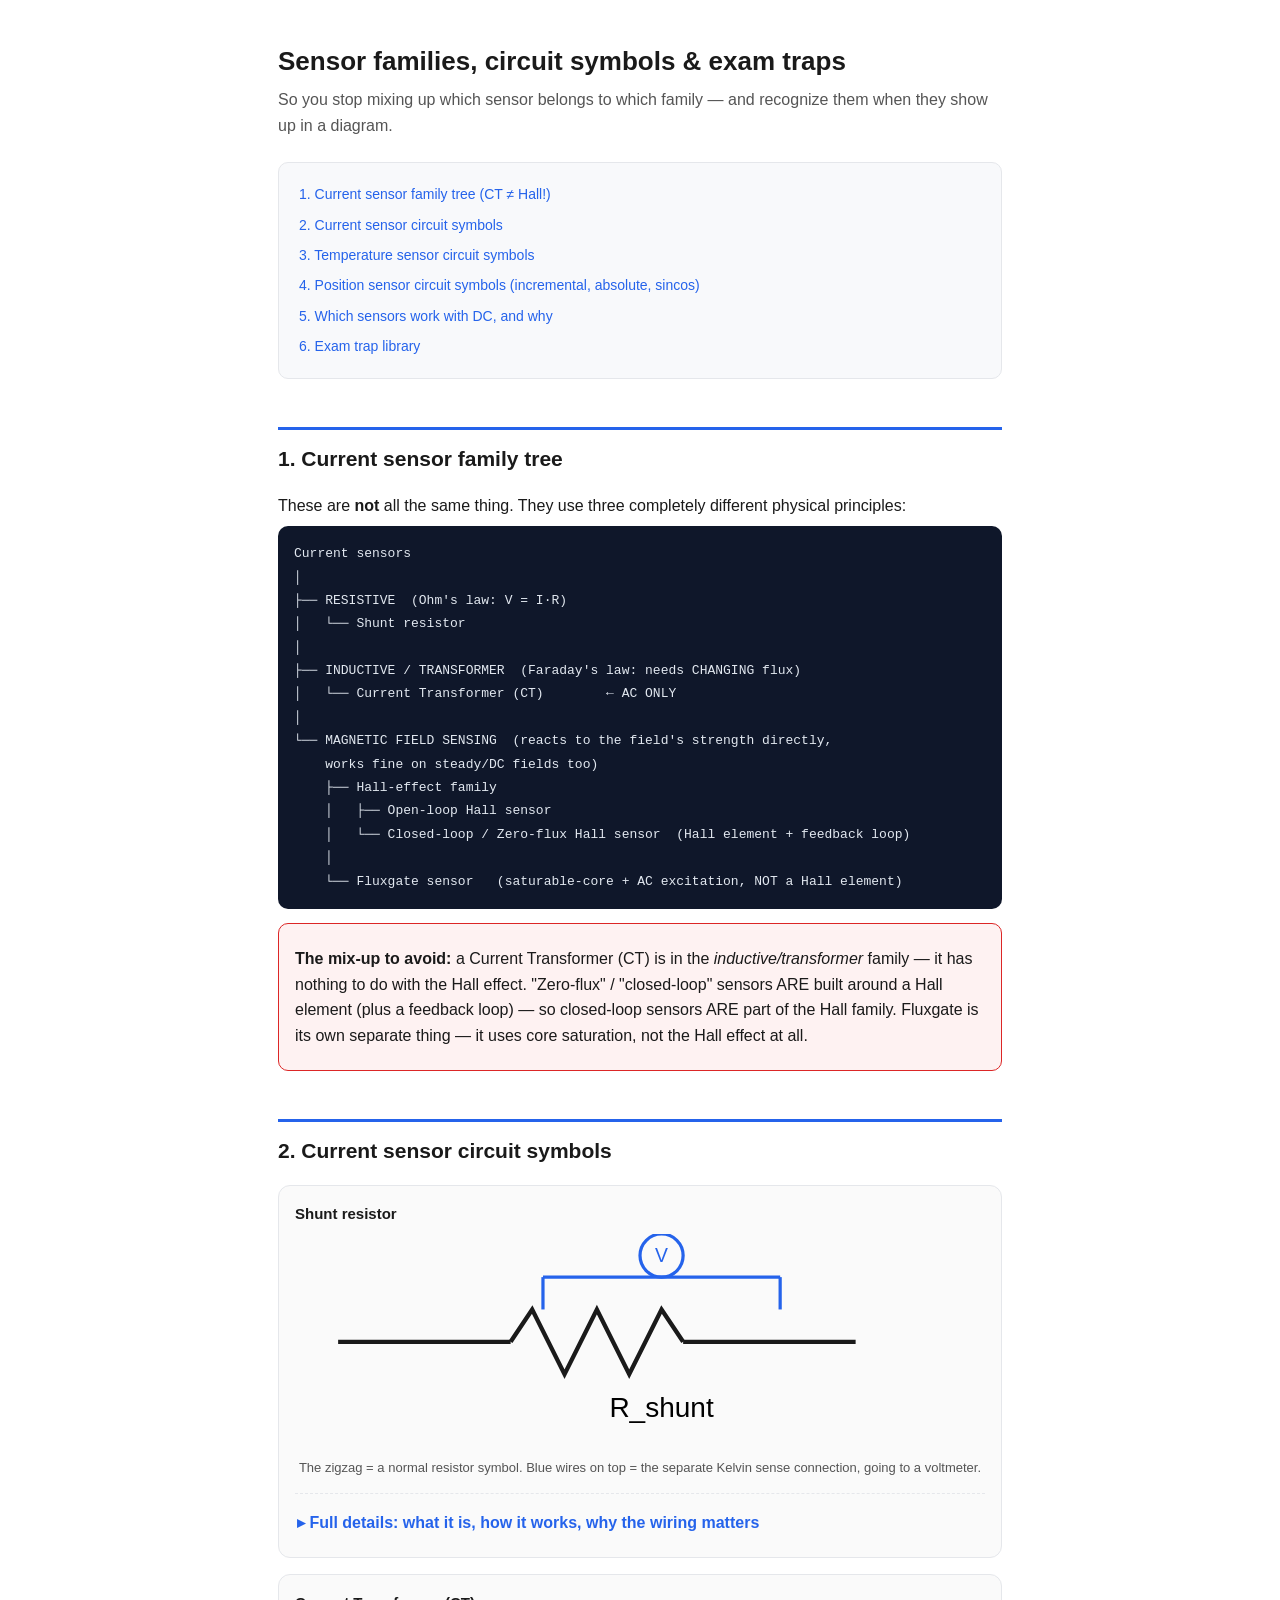
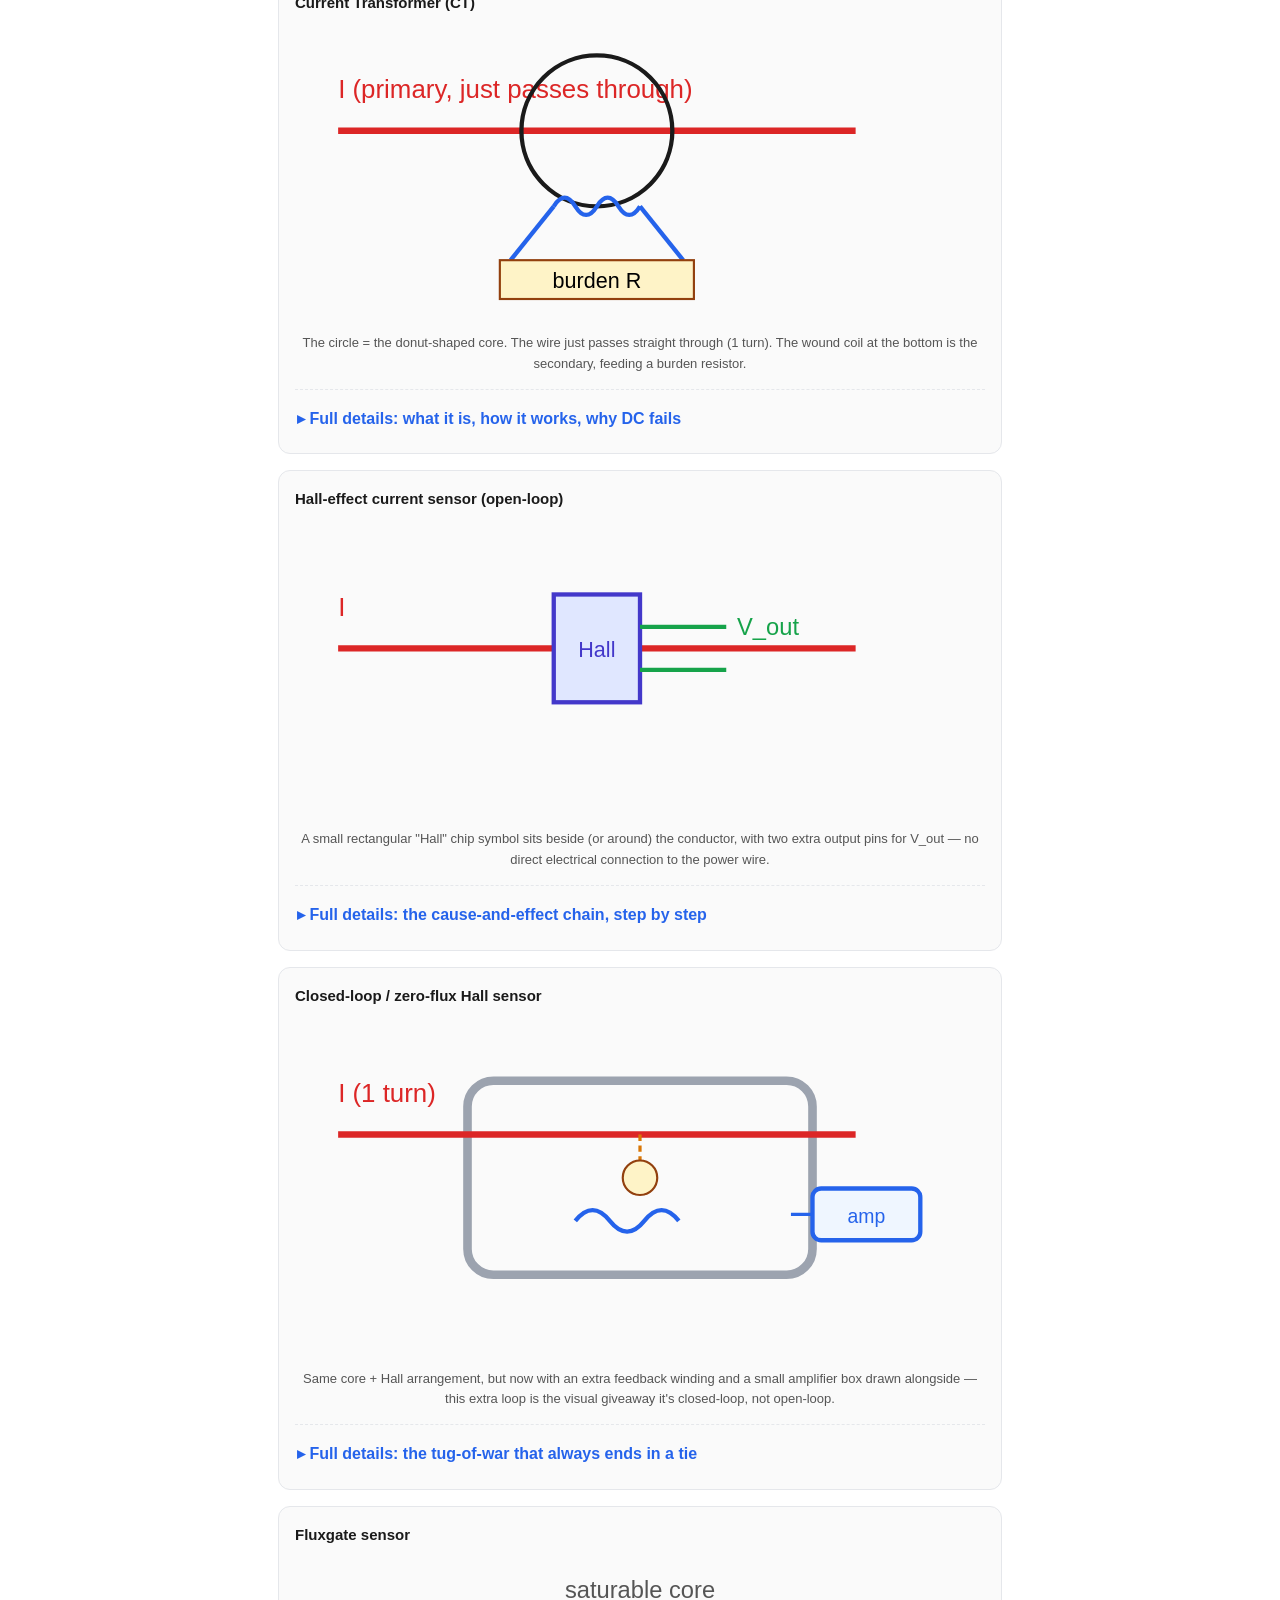
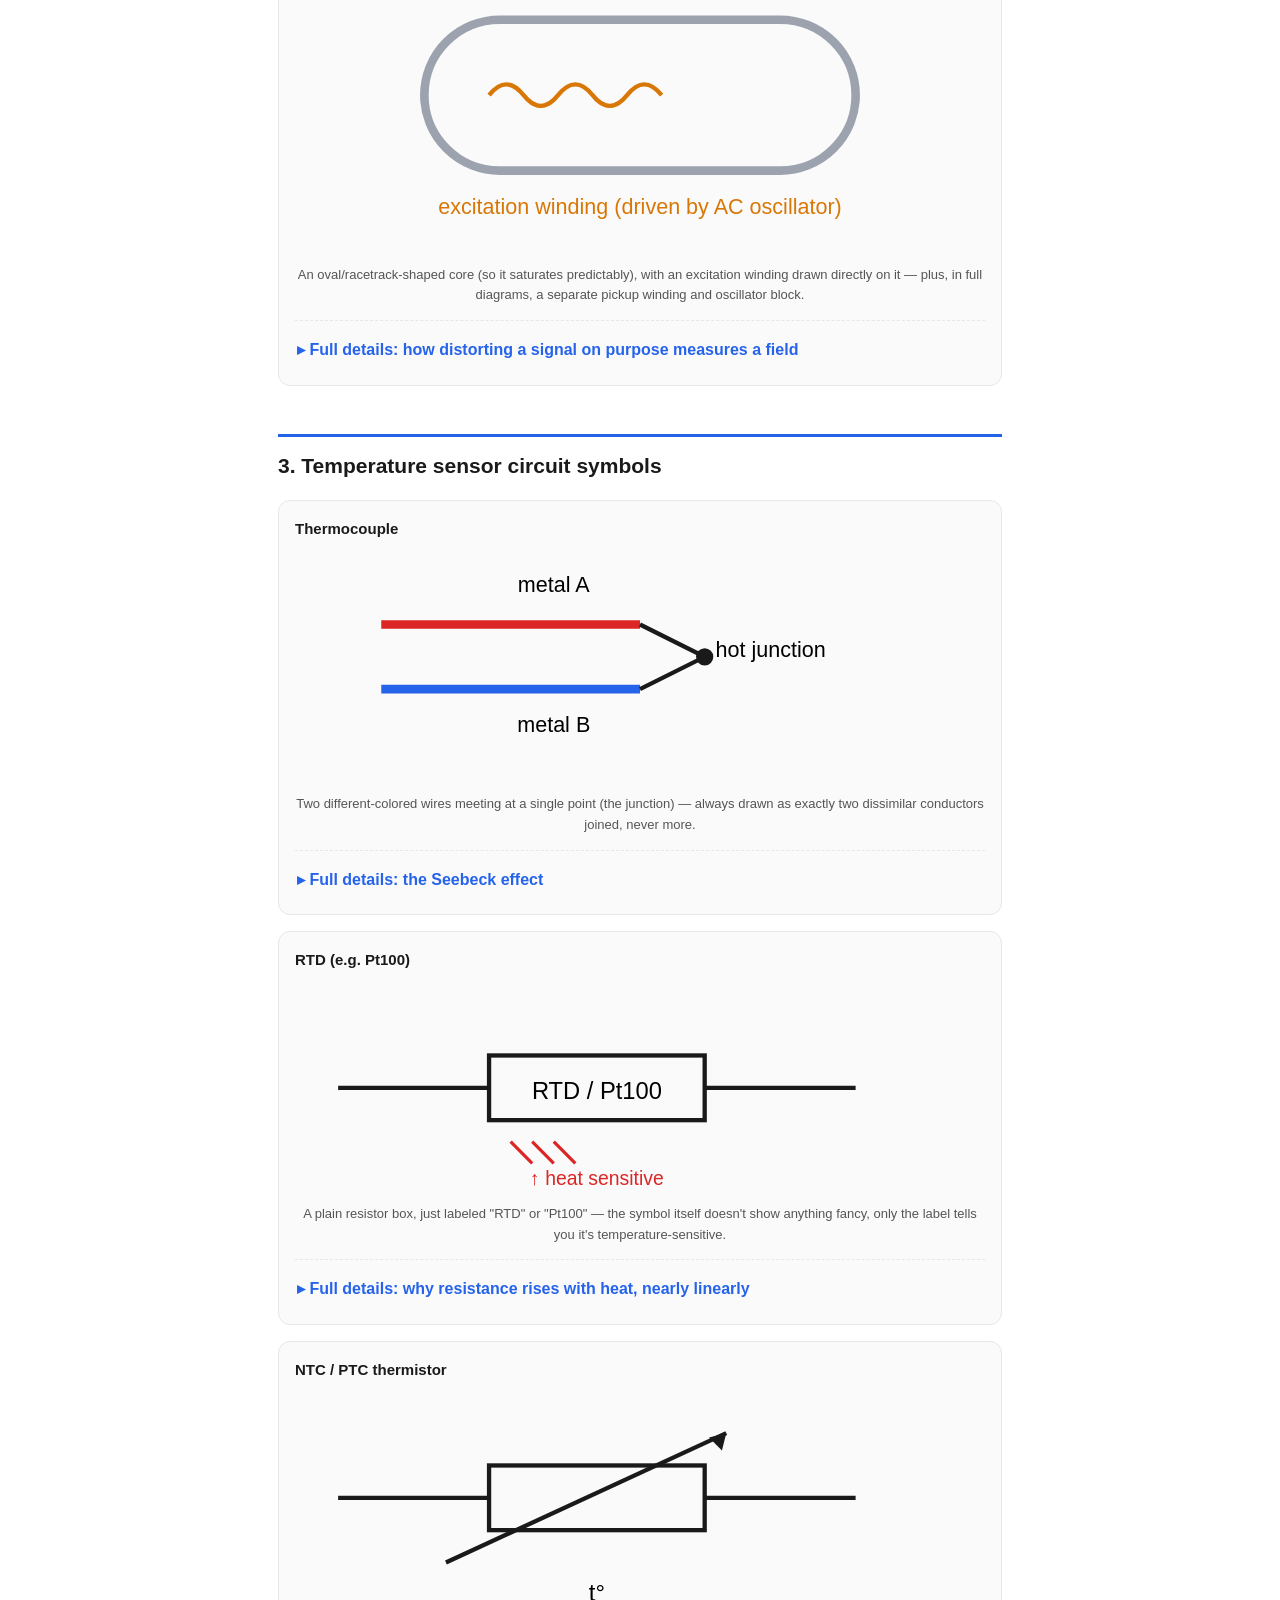
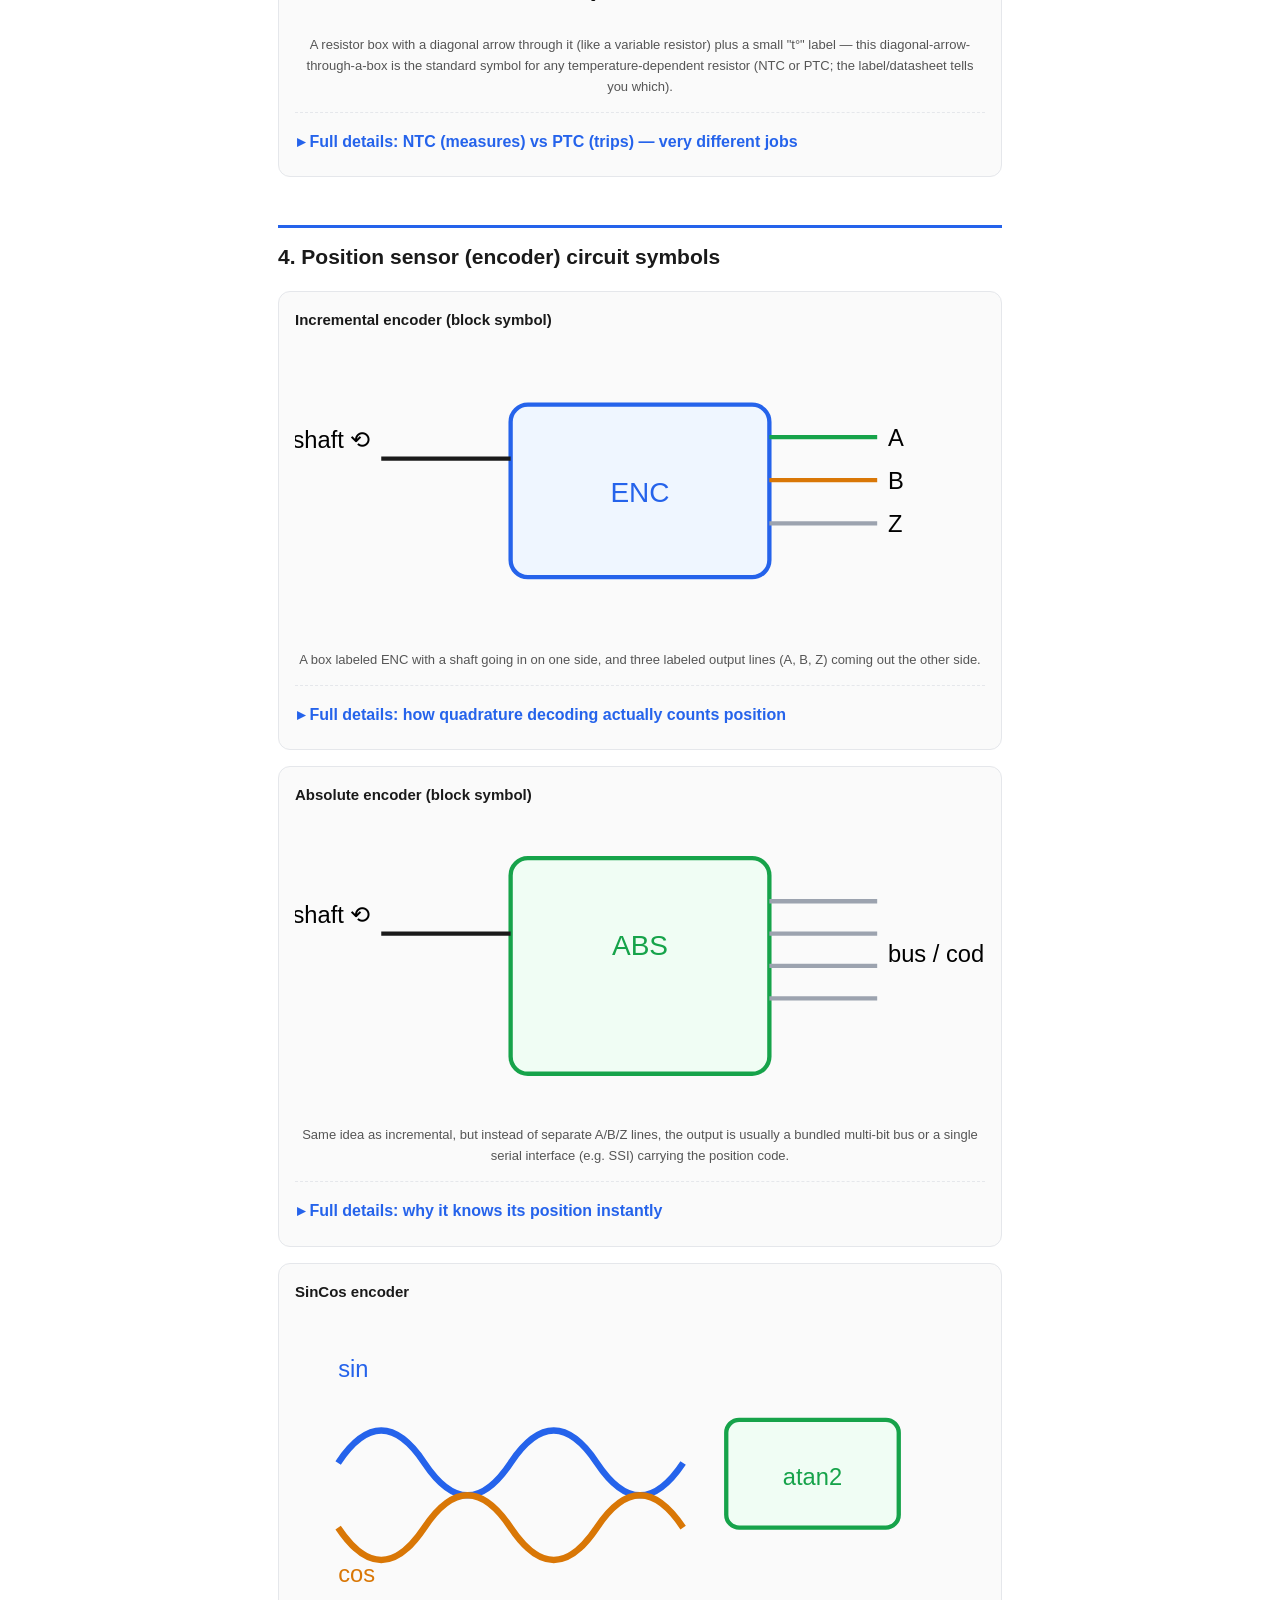
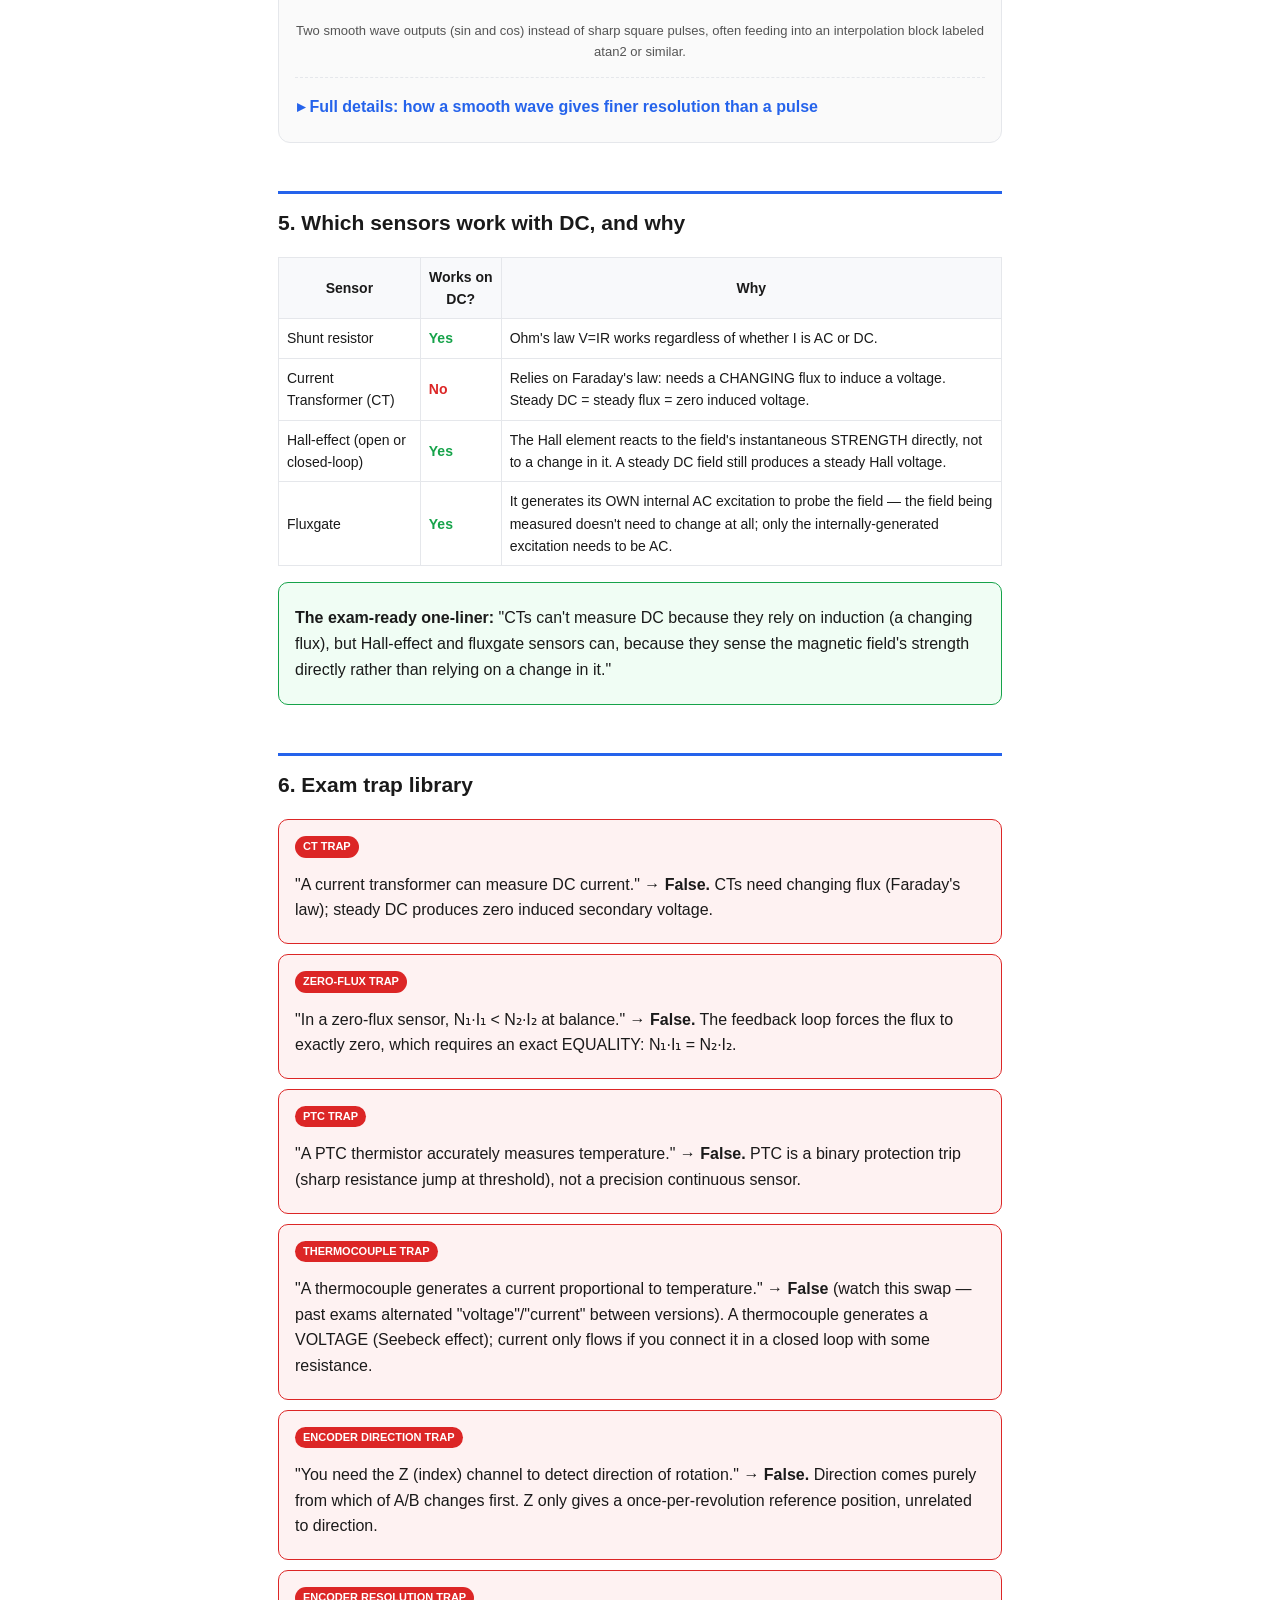
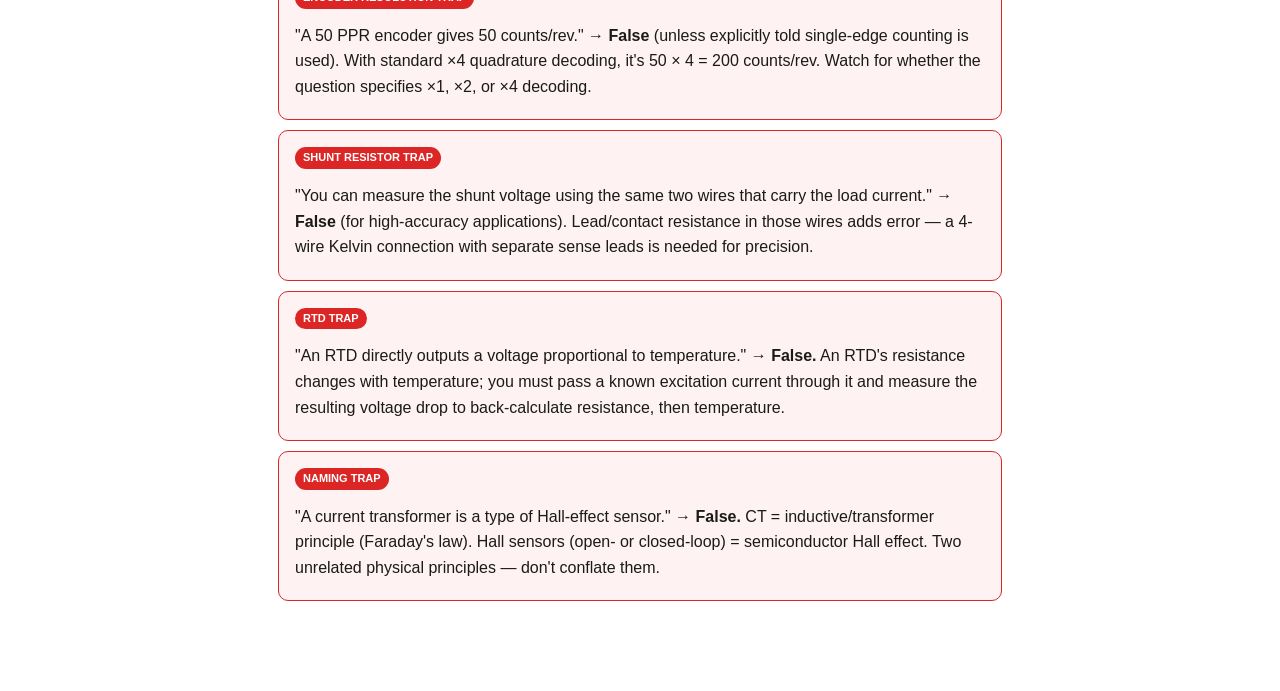
<file: sensor-symbols-and-traps.html>
<!DOCTYPE html>
<html lang="en">
<head>
<meta charset="UTF-8">
<meta name="viewport" content="width=device-width, initial-scale=1.0">
<title>EDS4 Sensor Symbols & Exam Traps</title>
<style>
  :root {
    --bg: #ffffff; --ink: #1a1a1a; --sub: #555; --accent: #2563eb;
    --red: #dc2626; --green: #16a34a; --amber: #d97706; --bgcard: #f8f9fb; --border: #e5e7eb;
  }
  * { box-sizing: border-box; }
  body { margin: 0; font-family: -apple-system, BlinkMacSystemFont, 'Segoe UI', Roboto, sans-serif;
    color: var(--ink); background: var(--bg); line-height: 1.6; }
  .wrap { max-width: 760px; margin: 0 auto; padding: 24px 18px 80px; }
  h1 { font-size: 26px; margin-bottom: 4px; }
  .subtitle { color: var(--sub); margin-top: 0; margin-bottom: 24px; }
  h2 { font-size: 21px; margin-top: 48px; padding-top: 12px; border-top: 3px solid var(--accent); }
  h3 { font-size: 16px; margin-top: 26px; color: var(--accent); }
  p { margin: 8px 0; }
  .box { background: var(--bgcard); border: 1px solid var(--border); border-radius: 10px; padding: 14px 16px; margin: 14px 0; }
  .box.red { background: #fef2f2; border-color: var(--red); }
  .box.green { background: #f0fdf4; border-color: var(--green); }
  .trap { background: #fef2f2; border: 1px solid var(--red); border-radius: 10px; padding: 12px 16px; margin: 10px 0; }
  .trap .tag { display: inline-block; background: var(--red); color: white; font-size: 11px; font-weight: 700;
    padding: 2px 8px; border-radius: 12px; margin-bottom: 6px; text-transform: uppercase; }
  .symbol-card { border: 1px solid var(--border); border-radius: 12px; padding: 16px; margin: 16px 0; background: #fafafa; }
  .symbol-card .name { font-weight: 700; font-size: 15px; margin-bottom: 8px; }
  .symbol-card svg { display: block; margin: 0 auto; max-width: 100%; height: auto; }
  .symbol-card .caption { font-size: 13px; color: var(--sub); margin-top: 8px; text-align: center; }
  .symbol-card details { margin-top: 14px; border-top: 1px dashed var(--border); padding-top: 10px; }
  .symbol-card summary { cursor: pointer; font-weight: 700; color: var(--accent); padding: 6px 2px; list-style: none; }
  .symbol-card summary::-webkit-details-marker { display: none; }
  .symbol-card summary::before { content: "▸ "; }
  .symbol-card details[open] summary::before { content: "▾ "; }
  .symbol-card details[open] summary { color: var(--ink); }
  .detail-content { padding: 8px 2px 2px; font-size: 14px; color: #333; text-align: left; }
  .detail-content .step { background: #eff6ff; border: 1px solid var(--accent); border-radius: 8px; padding: 8px 12px; margin: 8px 0; font-size: 13px; }
  .detail-content .mini-trap { background: #fef2f2; border: 1px solid var(--red); border-radius: 8px; padding: 8px 12px; margin: 10px 0; font-size: 13px; }
  .detail-content .mini-trap .tag { display: inline-block; background: var(--red); color: white; font-size: 10px; font-weight: 700; padding: 1px 7px; border-radius: 10px; margin-bottom: 4px; text-transform: uppercase; }
  .toc { background: var(--bgcard); border: 1px solid var(--border); border-radius: 10px; padding: 16px 20px; }
  .toc a { display: block; padding: 4px 0; color: var(--accent); text-decoration: none; font-size: 14px; }
  .family-tree { font-family: monospace; background: #0f172a; color: #e2e8f0; padding: 16px; border-radius: 10px;
    font-size: 13px; line-height: 1.8; overflow-x: auto; white-space: pre; }
  code { background: #f1f1f1; padding: 1px 5px; border-radius: 4px; font-size: 13px; }
</style>
</head>
<body>
<div class="wrap">

<h1>Sensor families, circuit symbols &amp; exam traps</h1>
<p class="subtitle">So you stop mixing up which sensor belongs to which family — and recognize them when they show up in a diagram.</p>

<div class="toc">
  <a href="#family">1. Current sensor family tree (CT ≠ Hall!)</a>
  <a href="#symbols-current">2. Current sensor circuit symbols</a>
  <a href="#symbols-temp">3. Temperature sensor circuit symbols</a>
  <a href="#symbols-pos">4. Position sensor circuit symbols (incremental, absolute, sincos)</a>
  <a href="#dc-question">5. Which sensors work with DC, and why</a>
  <a href="#traps">6. Exam trap library</a>
</div>

<!-- ============================================================ -->
<h2 id="family">1. Current sensor family tree</h2>
<p>These are <b>not</b> all the same thing. They use three completely different physical principles:</p>

<div class="family-tree">Current sensors
│
├── RESISTIVE  (Ohm's law: V = I·R)
│   └── Shunt resistor
│
├── INDUCTIVE / TRANSFORMER  (Faraday's law: needs CHANGING flux)
│   └── Current Transformer (CT)        ← AC ONLY
│
└── MAGNETIC FIELD SENSING  (reacts to the field's strength directly,
    works fine on steady/DC fields too)
    ├── Hall-effect family
    │   ├── Open-loop Hall sensor
    │   └── Closed-loop / Zero-flux Hall sensor  (Hall element + feedback loop)
    │
    └── Fluxgate sensor   (saturable-core + AC excitation, NOT a Hall element)</div>

<div class="box red">
<p class="label"><b>The mix-up to avoid:</b> a Current Transformer (CT) is in the <i>inductive/transformer</i> family — it has nothing to do with the Hall effect. "Zero-flux" / "closed-loop" sensors ARE built around a Hall element (plus a feedback loop) — so closed-loop sensors ARE part of the Hall family. Fluxgate is its own separate thing — it uses core saturation, not the Hall effect at all.</p>
</div>

<!-- ============================================================ -->
<h2 id="symbols-current">2. Current sensor circuit symbols</h2>

<div class="symbol-card">
<div class="name">Shunt resistor</div>
<svg viewBox="0 0 320 100" xmlns="http://www.w3.org/2000/svg">
<line x1="20" y1="50" x2="100" y2="50" stroke="#1a1a1a" stroke-width="2"/>
<path d="M 100,50 l10,-15 l15,30 l15,-30 l15,30 l15,-30 l10,15" fill="none" stroke="#1a1a1a" stroke-width="2"/>
<line x1="180" y1="50" x2="260" y2="50" stroke="#1a1a1a" stroke-width="2"/>
<text x="170" y="85" text-anchor="middle" font-size="13">R_shunt</text>
<line x1="115" y1="20" x2="115" y2="35" stroke="#2563eb" stroke-width="1.5"/>
<line x1="225" y1="20" x2="225" y2="35" stroke="#2563eb" stroke-width="1.5"/>
<line x1="115" y1="20" x2="225" y2="20" stroke="#2563eb" stroke-width="1.5"/>
<circle cx="170" cy="10" r="10" fill="none" stroke="#2563eb" stroke-width="1.5"/>
<text x="170" y="13" text-anchor="middle" font-size="9" fill="#2563eb">V</text>
</svg>
<div class="caption">The zigzag = a normal resistor symbol. Blue wires on top = the separate Kelvin sense connection, going to a voltmeter.</div>
<details>
<summary>Full details: what it is, how it works, why the wiring matters</summary>
<div class="detail-content">
<p><b>What it is:</b> a resistor with a precisely-known, very small resistance value (often milliohms), placed directly in series with the current path you want to measure.</p>
<p><b>How it works:</b> plain Ohm's law — V = I·R. Since R is known precisely, measuring the voltage drop V across it tells you I = V/R directly.</p>
<p><b>The catch:</b> the wires connecting the resistor to the rest of the circuit also have their own small resistance. If you measured voltage using the SAME two wires that carry the big current, the wire resistance would add to your reading and throw off the result.</p>
<div class="step"><b>The fix — 4-wire (Kelvin) connection:</b> use two separate, thin wires just for sensing the voltage, connected directly at the resistor's edges. Almost no current flows down these sense wires (the meter's input impedance is huge), so they don't pick up any extra voltage drop from wire resistance — you get a clean, accurate reading of just the resistor's own drop.</div>
<p><b>Isolation:</b> none — the shunt sits directly in the power path, electrically connected to it.</p>
<p><b>AC/DC:</b> works on both, since Ohm's law doesn't care about waveform shape.</p>
<div class="mini-trap"><span class="tag">Trap</span><br>"You can measure shunt voltage with the same two wires that carry load current." → False for precision work — lead/contact resistance adds error; use 4-wire Kelvin sensing.</div>
</div>
</details>
</div>

<div class="symbol-card">
<div class="name">Current Transformer (CT)</div>
<svg viewBox="0 0 320 140" xmlns="http://www.w3.org/2000/svg">
<line x1="20" y1="50" x2="260" y2="50" stroke="#dc2626" stroke-width="3"/>
<text x="20" y="35" font-size="12" fill="#dc2626">I (primary, just passes through)</text>
<circle cx="140" cy="50" r="35" fill="none" stroke="#1a1a1a" stroke-width="2"/>
<g stroke="#2563eb" stroke-width="2" fill="none">
<path d="M 120,85 q5,-8 10,0 q5,8 10,0 q5,-8 10,0 q5,8 10,0"/>
</g>
<line x1="120" y1="85" x2="100" y2="110" stroke="#2563eb" stroke-width="2"/>
<line x1="160" y1="85" x2="180" y2="110" stroke="#2563eb" stroke-width="2"/>
<rect x="95" y="110" width="90" height="18" fill="#fef3c7" stroke="#92400e"/>
<text x="140" y="123" text-anchor="middle" font-size="10">burden R</text>
</svg>
<div class="caption">The circle = the donut-shaped core. The wire just passes straight through (1 turn). The wound coil at the bottom is the secondary, feeding a burden resistor.</div>
<details>
<summary>Full details: what it is, how it works, why DC fails</summary>
<div class="detail-content">
<p><b>What it is:</b> a transformer where the wire carrying the unknown current simply passes through the core (usually just 1 turn) as the primary, with a secondary winding of many turns wrapped around the same core.</p>
<p><b>How it works:</b> a CHANGING current creates a CHANGING magnetic flux in the core. That changing flux induces a voltage in the secondary winding (Faraday's law), which drives a secondary current through a small "burden" resistor. The relationship follows ampere-turn balance: N₁·I₁ = N₂·I₂.</p>
<div class="step"><b>Why DC doesn't work:</b> a steady DC current produces a steady, unchanging flux. No CHANGE in flux means no induced voltage at all (Faraday's law needs dΦ/dt). CTs are AC-only by their basic operating principle, not as a design limitation.</div>
<p><b>Isolation:</b> yes — the only coupling is magnetic, through the core.</p>
<p><b>Family:</b> inductive/transformer principle. NOT related to the Hall effect at all — different physics entirely from Hall sensors.</p>
<div class="mini-trap"><span class="tag">Trap</span><br>"A current transformer can measure DC current." → False. Needs changing flux; steady DC gives zero induced voltage.</div>
</div>
</details>
</div>

<div class="symbol-card">
<div class="name">Hall-effect current sensor (open-loop)</div>
<svg viewBox="0 0 320 140" xmlns="http://www.w3.org/2000/svg">
<line x1="20" y1="60" x2="260" y2="60" stroke="#dc2626" stroke-width="3"/>
<text x="20" y="45" font-size="12" fill="#dc2626">I</text>
<rect x="120" y="35" width="40" height="50" fill="#e0e7ff" stroke="#4338ca" stroke-width="2"/>
<text x="140" y="64" text-anchor="middle" font-size="10" fill="#4338ca">Hall</text>
<line x1="160" y1="50" x2="200" y2="50" stroke="#16a34a" stroke-width="2"/>
<text x="205" y="54" font-size="11" fill="#16a34a">V_out</text>
<line x1="160" y1="70" x2="200" y2="70" stroke="#16a34a" stroke-width="2"/>
</svg>
<div class="caption">A small rectangular "Hall" chip symbol sits beside (or around) the conductor, with two extra output pins for V_out — no direct electrical connection to the power wire.</div>
<details>
<summary>Full details: the cause-and-effect chain, step by step</summary>
<div class="detail-content">
<p><b>What it is:</b> a small semiconductor element placed in an air gap right next to the current-carrying conductor, with no feedback correction (that's what makes it "open-loop").</p>
<div class="step">1. Current I flows through a wire.</div>
<div class="step">2. Any current creates a magnetic field around itself — bigger I → stronger field B.</div>
<div class="step">3. That field passes through the small Hall sensor element sitting in the air gap.</div>
<div class="step">4. Inside the Hall element, a small bias current is already flowing. The magnetic field pushes those moving charges sideways (the Hall effect).</div>
<div class="step">5. That sideways push piles up charge on one side, creating a small sideways voltage V_H.</div>
<p>Net result: bigger I → stronger B → bigger V_H. Measuring V_H tells you I, without ever touching the wire electrically — that's the galvanic isolation.</p>
<p><b>Weakness:</b> no feedback to correct for the core's magnetic hysteresis (leftover flux/remanence) or the Hall element's own temperature drift — accuracy is moderate, not great.</p>
<p><b>AC/DC:</b> works on both — it senses the field's instantaneous strength directly, not a change in it.</p>
</div>
</details>
</div>

<div class="symbol-card">
<div class="name">Closed-loop / zero-flux Hall sensor</div>
<svg viewBox="0 0 320 160" xmlns="http://www.w3.org/2000/svg">
<rect x="80" y="30" width="160" height="90" rx="12" fill="none" stroke="#9ca3af" stroke-width="4"/>
<line x1="20" y1="55" x2="260" y2="55" stroke="#dc2626" stroke-width="3"/>
<text x="20" y="40" font-size="12" fill="#dc2626">I (1 turn)</text>
<g stroke="#2563eb" stroke-width="2" fill="none">
<path d="M 130,95 q8,-10 16,0 q8,10 16,0 q8,-10 16,0"/>
</g>
<rect x="240" y="80" width="50" height="24" rx="4" fill="#eff6ff" stroke="#2563eb" stroke-width="2"/>
<text x="265" y="96" text-anchor="middle" font-size="9" fill="#2563eb">amp</text>
<path d="M 240,92 H 230" stroke="#2563eb" stroke-width="1.5"/>
<line x1="160" y1="55" x2="160" y2="75" stroke="#d97706" stroke-width="1.5" stroke-dasharray="3,2"/>
<circle cx="160" cy="75" r="8" fill="#fef3c7" stroke="#92400e"/>
</svg>
<div class="caption">Same core + Hall arrangement, but now with an extra feedback winding and a small amplifier box drawn alongside — this extra loop is the visual giveaway it's closed-loop, not open-loop.</div>
<details>
<summary>Full details: the tug-of-war that always ends in a tie</summary>
<div class="detail-content">
<p><b>What it is:</b> a Hall element (same family as open-loop) PLUS a feedback winding driven by an amplifier — it's still fundamentally a Hall sensor, just with active correction added.</p>
<div class="step">1. The unknown primary current I₁ flows through N₁ turns (often just 1 — the wire itself). This creates magnetic flux in the core.</div>
<div class="step">2. The amplifier drives current I₂ through the feedback winding (N₂ turns), in the OPPOSITE direction, creating opposing flux.</div>
<div class="step">3. A flux detector (built around the Hall element) constantly checks: is the net flux exactly zero? The amplifier keeps adjusting I₂ until yes.</div>
<div class="step">4. Like a tug-of-war: I₁'s flux pulls one way, I₂'s flux pulls back exactly hard enough that the net flux sits at zero.</div>
<p>Because net flux = 0, the two opposing ampere-turns must be exactly equal: <b>N₁·I₁ = N₂·I₂</b>. So instead of measuring the big, hard-to-handle I₁ directly, you measure the small, easy I₂ (just a resistor + voltmeter) and calculate I₁ = I₂ × (N₂/N₁).</p>
<p><b>Why it's more accurate than open-loop:</b> because the core's operating point is constantly pinned near zero flux, it barely traces the hysteresis loop at all — so hysteresis-related offset error and most temperature drift effects get cancelled out by the feedback.</p>
<p><b>Trade-off:</b> needs its own power supply, amplifier, and feedback winding — more expensive and complex than open-loop.</p>
<div class="mini-trap"><span class="tag">Trap</span><br>"At balance, N₁·I₁ &lt; N₂·I₂." → False. It must be an exact EQUALITY — that's the entire point of driving flux to zero.</div>
</div>
</details>
</div>

<div class="symbol-card">
<div class="name">Fluxgate sensor</div>
<svg viewBox="0 0 320 140" xmlns="http://www.w3.org/2000/svg">
<rect x="60" y="30" width="200" height="70" rx="35" fill="none" stroke="#9ca3af" stroke-width="4"/>
<text x="160" y="20" text-anchor="middle" font-size="11" fill="#555">saturable core</text>
<g stroke="#d97706" stroke-width="2" fill="none">
<path d="M 90,65 q8,-10 16,0 q8,10 16,0 q8,-10 16,0 q8,10 16,0 q8,-10 16,0"/>
</g>
<text x="160" y="120" text-anchor="middle" font-size="10" fill="#d97706">excitation winding (driven by AC oscillator)</text>
</svg>
<div class="caption">An oval/racetrack-shaped core (so it saturates predictably), with an excitation winding drawn directly on it — plus, in full diagrams, a separate pickup winding and oscillator block.</div>
<details>
<summary>Full details: how distorting a signal on purpose measures a field</summary>
<div class="detail-content">
<p><b>What it is:</b> a small core driven repeatedly into full magnetic saturation by an AC excitation winding, with a second pickup winding watching what the core does. NOT a Hall element — a completely separate family from Hall sensors.</p>
<div class="step">1. With NO external field present, the excitation current pushes the core into saturation symmetrically — same point in the positive half of the AC cycle as the negative half. The pickup winding sees a clean, symmetric signal.</div>
<div class="step">2. If an external magnetic field IS present (created by the current you actually want to measure), it adds a constant bias on top of the AC excitation. Now the core saturates slightly EARLIER in one half-cycle and slightly LATER in the other — the symmetry breaks.</div>
<div class="step">3. This broken symmetry shows up in the pickup winding's output as a "2nd harmonic" component (a distortion at exactly twice the excitation frequency) that simply isn't there when there's no external field.</div>
<div class="step">4. Electronics inside the sensor measure the SIZE of that 2nd-harmonic distortion — and that size is directly proportional to the strength of the external field, i.e. proportional to the current being measured.</div>
<p><b>AC/DC:</b> works on both — the field being measured doesn't need to change at all, only the internally-generated excitation needs to be AC.</p>
<p><b>Trade-off:</b> extremely sensitive and low-drift, but needs its own excitation oscillator and detection electronics — the most expensive current sensor option.</p>
</div>
</details>
</div>

<!-- ============================================================ -->
<h2 id="symbols-temp">3. Temperature sensor circuit symbols</h2>

<div class="symbol-card">
<div class="name">Thermocouple</div>
<svg viewBox="0 0 320 110" xmlns="http://www.w3.org/2000/svg">
<line x1="40" y1="35" x2="160" y2="35" stroke="#dc2626" stroke-width="4"/>
<line x1="40" y1="65" x2="160" y2="65" stroke="#2563eb" stroke-width="4"/>
<path d="M 160,35 L 190,50 L 160,65" fill="none" stroke="#1a1a1a" stroke-width="2"/>
<circle cx="190" cy="50" r="4" fill="#1a1a1a"/>
<text x="120" y="20" text-anchor="middle" font-size="10">metal A</text>
<text x="120" y="85" text-anchor="middle" font-size="10">metal B</text>
<text x="195" y="50" font-size="10">hot junction</text>
</svg>
<div class="caption">Two different-colored wires meeting at a single point (the junction) — always drawn as exactly two dissimilar conductors joined, never more.</div>
<details>
<summary>Full details: the Seebeck effect</summary>
<div class="detail-content">
<p><b>What it is:</b> a junction of two dissimilar metals.</p>
<p><b>How it works:</b> the temperature difference between the hot (measuring) junction and the cold (reference) junction generates a small voltage (µV to mV range) — this is the Seebeck effect. It outputs a VOLTAGE, never a current by itself (current only flows if you connect it into a closed loop with some resistance).</p>
<p><b>Cold junction compensation (CJC):</b> the reading also depends on the temperature of the "cold" reference junction (where the thermocouple wires meet your copper measurement leads), so accurate readings need to either hold that reference at a known temperature or measure and mathematically correct for it.</p>
<p><b>Range:</b> very wide — can survive 1000+°C, used for furnaces/exhaust gas where other sensors would melt.</p>
<div class="mini-trap"><span class="tag">Trap</span><br>"A thermocouple generates a current proportional to temperature." → False. It generates a VOLTAGE (watch for this exact word swap between exam versions).</div>
</div>
</details>
</div>

<div class="symbol-card">
<div class="name">RTD (e.g. Pt100)</div>
<svg viewBox="0 0 320 100" xmlns="http://www.w3.org/2000/svg">
<line x1="20" y1="50" x2="90" y2="50" stroke="#1a1a1a" stroke-width="2"/>
<rect x="90" y="35" width="100" height="30" fill="none" stroke="#1a1a1a" stroke-width="2"/>
<line x1="190" y1="50" x2="260" y2="50" stroke="#1a1a1a" stroke-width="2"/>
<text x="140" y="55" text-anchor="middle" font-size="11">RTD / Pt100</text>
<path d="M 100,75 l10,10 M 110,75 l10,10 M 120,75 l10,10" stroke="#dc2626" stroke-width="1.5"/>
<text x="140" y="95" text-anchor="middle" font-size="9" fill="#dc2626">↑ heat sensitive</text>
</svg>
<div class="caption">A plain resistor box, just labeled "RTD" or "Pt100" — the symbol itself doesn't show anything fancy, only the label tells you it's temperature-sensitive.</div>
<details>
<summary>Full details: why resistance rises with heat, nearly linearly</summary>
<div class="detail-content">
<p><b>What it is:</b> a length of pure metal (almost always platinum), shaped into a thin wire or printed film, with a precisely known resistance at a reference temperature (Pt100 = exactly 100Ω at 0°C).</p>
<p><b>How it works:</b> as temperature rises, the metal's atoms vibrate more (lattice vibration). Electrons trying to flow through the metal collide with these vibrating atoms more often, which resists their flow more — so resistance rises. This relationship is nearly straight-line (linear) over a wide range.</p>
<p><b>In practice:</b> pass a small, known excitation current through it, measure the resulting voltage, calculate R = V/I, then look up/calculate temperature from R using the sensor's standard curve.</p>
<div class="step">Same lead-resistance problem as the shunt resistor — RTDs also use 4-wire Kelvin connections for best accuracy, and a small excitation current to avoid self-heating error (the excitation current itself heating the sensor above true ambient).</div>
<p><b>Range:</b> -200 to 850°C, very good accuracy/repeatability.</p>
<div class="mini-trap"><span class="tag">Trap</span><br>"An RTD directly outputs a voltage proportional to temperature." → False. Its RESISTANCE changes; you must excite it with a current and measure the resulting voltage drop to back-calculate resistance, then temperature.</div>
</div>
</details>
</div>

<div class="symbol-card">
<div class="name">NTC / PTC thermistor</div>
<svg viewBox="0 0 320 110" xmlns="http://www.w3.org/2000/svg">
<line x1="20" y1="50" x2="90" y2="50" stroke="#1a1a1a" stroke-width="2"/>
<rect x="90" y="35" width="100" height="30" fill="none" stroke="#1a1a1a" stroke-width="2"/>
<line x1="190" y1="50" x2="260" y2="50" stroke="#1a1a1a" stroke-width="2"/>
<line x1="70" y1="80" x2="200" y2="20" stroke="#1a1a1a" stroke-width="2"/>
<path d="M 192,22 l8,-2 l-2,8 z" fill="#1a1a1a"/>
<text x="140" y="98" text-anchor="middle" font-size="11">t°</text>
</svg>
<div class="caption">A resistor box with a diagonal arrow through it (like a variable resistor) plus a small "t°" label — this diagonal-arrow-through-a-box is the standard symbol for any temperature-dependent resistor (NTC or PTC; the label/datasheet tells you which).</div>
<details>
<summary>Full details: NTC (measures) vs PTC (trips) — very different jobs</summary>
<div class="detail-content">
<p><b>NTC thermistor — what it is:</b> a small bead/disk made from a semiconductor ceramic (metal oxide), not a pure metal.</p>
<p><b>NTC — how it works:</b> in a semiconductor, charge carriers (electrons) need a bit of thermal energy to become free to move at all. As temperature rises, MORE electrons get enough energy to break free and carry current — so resistance FALLS, and falls fast (exponentially), not linearly.</p>
<p><b>NTC — trade-off:</b> very sensitive (big resistance swing per °C, easy to detect) but strongly non-linear and only accurate over a fairly narrow temperature window (-50 to 150°C) — needs a correction formula or lookup table for an accurate reading.</p>
<div class="step"><b>PTC thermistor — completely different job:</b> resistance stays low and flat for a long time, then suddenly rockets upward right at a trip temperature (e.g. 130°C). The drive circuit just watches for "did resistance jump?" — like a tripwire, not a thermometer. It CANNOT give an accurate continuous temperature reading.</div>
<div class="mini-trap"><span class="tag">Trap</span><br>"A PTC thermistor accurately measures temperature." → False, every time you see this. PTC = binary protection trip, not a precision sensor.</div>
</div>
</details>
</div>

<!-- ============================================================ -->
<h2 id="symbols-pos">4. Position sensor (encoder) circuit symbols</h2>

<div class="symbol-card">
<div class="name">Incremental encoder (block symbol)</div>
<svg viewBox="0 0 320 140" xmlns="http://www.w3.org/2000/svg">
<rect x="100" y="30" width="120" height="80" rx="8" fill="#eff6ff" stroke="#2563eb" stroke-width="2"/>
<text x="160" y="75" text-anchor="middle" font-size="13" fill="#2563eb">ENC</text>
<line x1="40" y1="55" x2="100" y2="55" stroke="#1a1a1a" stroke-width="2"/>
<text x="35" y="50" text-anchor="end" font-size="11">shaft ⟲</text>
<line x1="220" y1="45" x2="270" y2="45" stroke="#16a34a" stroke-width="2"/>
<text x="275" y="49" font-size="11">A</text>
<line x1="220" y1="65" x2="270" y2="65" stroke="#d97706" stroke-width="2"/>
<text x="275" y="69" font-size="11">B</text>
<line x1="220" y1="85" x2="270" y2="85" stroke="#9ca3af" stroke-width="2"/>
<text x="275" y="89" font-size="11">Z</text>
</svg>
<div class="caption">A box labeled ENC with a shaft going in on one side, and three labeled output lines (A, B, Z) coming out the other side.</div>
<details>
<summary>Full details: how quadrature decoding actually counts position</summary>
<div class="detail-content">
<p><b>What it is:</b> a rotating slotted disk passing between an LED and two photodetectors, A and B, placed so they're offset by exactly ¼ of one slot's width. An optional Z (index) detector gives one pulse per revolution.</p>
<div class="step">As each slot passes, A switches on/off. Because B sits ¼ slot away, B switches at a DIFFERENT moment than A.</div>
<div class="step">Counting EVERY edge (rising + falling) on BOTH A and B gives 4 counts per slot. So a 50-slot disk ("50 PPR") gives 50 × 4 = 200 counts/rev with standard ×4 quadrature decoding.</div>
<div class="step"><b>Direction:</b> if the disk spins one way, A's edge happens first, then B follows ¼ slot later. The other way around, B leads. The controller just checks "which one changed first?" — that single fact gives direction. The Z channel is NOT involved in direction sensing.</div>
<p><b>At power-up:</b> position is unknown — needs a homing move to a reference point before absolute position is known.</p>
<div class="mini-trap"><span class="tag">Trap</span><br>"You need the Z channel to detect direction." → False. Direction comes purely from A/B phase order.</div>
<div class="mini-trap"><span class="tag">Trap</span><br>"50 PPR = 50 counts/rev." → False unless the question specifies single-edge (×1) counting — standard ×4 decoding gives 200 counts/rev.</div>
</div>
</details>
</div>

<div class="symbol-card">
<div class="name">Absolute encoder (block symbol)</div>
<svg viewBox="0 0 320 140" xmlns="http://www.w3.org/2000/svg">
<rect x="100" y="20" width="120" height="100" rx="8" fill="#f0fdf4" stroke="#16a34a" stroke-width="2"/>
<text x="160" y="65" text-anchor="middle" font-size="13" fill="#16a34a">ABS</text>
<line x1="40" y1="55" x2="100" y2="55" stroke="#1a1a1a" stroke-width="2"/>
<text x="35" y="50" text-anchor="end" font-size="11">shaft ⟲</text>
<line x1="220" y1="40" x2="270" y2="40" stroke="#9ca3af" stroke-width="2"/>
<line x1="220" y1="55" x2="270" y2="55" stroke="#9ca3af" stroke-width="2"/>
<line x1="220" y1="70" x2="270" y2="70" stroke="#9ca3af" stroke-width="2"/>
<line x1="220" y1="85" x2="270" y2="85" stroke="#9ca3af" stroke-width="2"/>
<text x="275" y="68" font-size="11">bus / code out</text>
</svg>
<div class="caption">Same idea as incremental, but instead of separate A/B/Z lines, the output is usually a bundled multi-bit bus or a single serial interface (e.g. SSI) carrying the position code.</div>
<details>
<summary>Full details: why it knows its position instantly</summary>
<div class="detail-content">
<p><b>What it is:</b> a disk with several concentric rings of light/dark segments (not just one ring like incremental), each ring read by its own sensor.</p>
<div class="step">At any instant, the pattern of light/dark across ALL rings together forms a unique code — and every possible shaft angle has its own, different code. Reading all sensors once immediately tells the controller the exact angle — no counting pulses, no homing move needed.</div>
<p><b>Why more rings = better resolution:</b> each extra ring doubles the number of distinguishable codes (like an extra binary digit), so finer resolution needs more rings/sensors — part of why these cost more than incremental encoders.</p>
<div class="step"><b>Gray code:</b> in practice a special pattern called Gray code is used instead of plain binary, so only ONE ring ever changes at a time between adjacent positions — preventing brief, wildly wrong readings during the exact instant of a transition.</div>
<p><b>At power-up:</b> position known instantly — no homing needed. This is the key advantage over incremental, used when homing is impossible or unsafe (e.g. a robot arm that must not move blindly at startup).</p>
</div>
</details>
</div>

<div class="symbol-card">
<div class="name">SinCos encoder</div>
<svg viewBox="0 0 320 140" xmlns="http://www.w3.org/2000/svg">
<path d="M 20,70 Q 40,40 60,70 Q 80,100 100,70 Q 120,40 140,70 Q 160,100 180,70" fill="none" stroke="#2563eb" stroke-width="3"/>
<text x="20" y="30" font-size="11" fill="#2563eb">sin</text>
<path d="M 20,100 Q 40,130 60,100 Q 80,70 100,100 Q 120,130 140,100 Q 160,70 180,100" fill="none" stroke="#d97706" stroke-width="3"/>
<text x="20" y="125" font-size="11" fill="#d97706">cos</text>
<rect x="200" y="50" width="80" height="50" rx="6" fill="#f0fdf4" stroke="#16a34a" stroke-width="2"/>
<text x="240" y="80" text-anchor="middle" font-size="11" fill="#16a34a">atan2</text>
</svg>
<div class="caption">Two smooth wave outputs (sin and cos) instead of sharp square pulses, often feeding into an interpolation block labeled atan2 or similar.</div>
<details>
<summary>Full details: how a smooth wave gives finer resolution than a pulse</summary>
<div class="detail-content">
<p><b>What it is:</b> physically similar to an incremental encoder (disk + LED + photosensors), but the optics are designed differently so the output is a smooth, continuous wave instead of a sharp on/off square pulse.</p>
<div class="step">The disk's grating pattern is filtered through a "reticle" so the light intensity reaching the sensor rises and falls smoothly (close to a sine wave) as the disk rotates, instead of switching abruptly. A second sensor, offset by a quarter-period, picks up the cosine version of the same signal.</div>
<div class="step"><b>Why this gives finer resolution:</b> with a plain on/off pulse, all you know between pulses is "somewhere in this slot." With continuous sin and cos VALUES, you can calculate the exact angle within that slot using angle = atan2(sin, cos) — math gives a precise sub-pulse position, called interpolation. Same physical line-count on the disk, but far finer effective resolution.</div>
<p><b>Cost:</b> highest of the three encoder types, due to the extra analog signal conditioning and interpolation electronics needed.</p>
</div>
</details>
</div>

<!-- ============================================================ -->
<h2 id="dc-question">5. Which sensors work with DC, and why</h2>
<table style="width:100%; border-collapse: collapse; margin: 16px 0; font-size: 14px;">
<tr style="background:#f8f9fb;"><th style="border:1px solid #e5e7eb; padding:8px;">Sensor</th><th style="border:1px solid #e5e7eb; padding:8px;">Works on DC?</th><th style="border:1px solid #e5e7eb; padding:8px;">Why</th></tr>
<tr><td style="border:1px solid #e5e7eb; padding:8px;">Shunt resistor</td><td style="border:1px solid #e5e7eb; padding:8px; color:#16a34a; font-weight:700;">Yes</td><td style="border:1px solid #e5e7eb; padding:8px;">Ohm's law V=IR works regardless of whether I is AC or DC.</td></tr>
<tr><td style="border:1px solid #e5e7eb; padding:8px;">Current Transformer (CT)</td><td style="border:1px solid #e5e7eb; padding:8px; color:#dc2626; font-weight:700;">No</td><td style="border:1px solid #e5e7eb; padding:8px;">Relies on Faraday's law: needs a CHANGING flux to induce a voltage. Steady DC = steady flux = zero induced voltage.</td></tr>
<tr><td style="border:1px solid #e5e7eb; padding:8px;">Hall-effect (open or closed-loop)</td><td style="border:1px solid #e5e7eb; padding:8px; color:#16a34a; font-weight:700;">Yes</td><td style="border:1px solid #e5e7eb; padding:8px;">The Hall element reacts to the field's instantaneous STRENGTH directly, not to a change in it. A steady DC field still produces a steady Hall voltage.</td></tr>
<tr><td style="border:1px solid #e5e7eb; padding:8px;">Fluxgate</td><td style="border:1px solid #e5e7eb; padding:8px; color:#16a34a; font-weight:700;">Yes</td><td style="border:1px solid #e5e7eb; padding:8px;">It generates its OWN internal AC excitation to probe the field — the field being measured doesn't need to change at all; only the internally-generated excitation needs to be AC.</td></tr>
</table>
<div class="box green">
<p><b>The exam-ready one-liner:</b> "CTs can't measure DC because they rely on induction (a changing flux), but Hall-effect and fluxgate sensors can, because they sense the magnetic field's strength directly rather than relying on a change in it."</p>
</div>

<!-- ============================================================ -->
<h2 id="traps">6. Exam trap library</h2>

<div class="trap">
<span class="tag">CT trap</span>
<p>"A current transformer can measure DC current." → <b>False.</b> CTs need changing flux (Faraday's law); steady DC produces zero induced secondary voltage.</p>
</div>

<div class="trap">
<span class="tag">Zero-flux trap</span>
<p>"In a zero-flux sensor, N₁·I₁ &lt; N₂·I₂ at balance." → <b>False.</b> The feedback loop forces the flux to exactly zero, which requires an exact EQUALITY: N₁·I₁ = N₂·I₂.</p>
</div>

<div class="trap">
<span class="tag">PTC trap</span>
<p>"A PTC thermistor accurately measures temperature." → <b>False.</b> PTC is a binary protection trip (sharp resistance jump at threshold), not a precision continuous sensor.</p>
</div>

<div class="trap">
<span class="tag">Thermocouple trap</span>
<p>"A thermocouple generates a current proportional to temperature." → <b>False</b> (watch this swap — past exams alternated "voltage"/"current" between versions). A thermocouple generates a VOLTAGE (Seebeck effect); current only flows if you connect it in a closed loop with some resistance.</p>
</div>

<div class="trap">
<span class="tag">Encoder direction trap</span>
<p>"You need the Z (index) channel to detect direction of rotation." → <b>False.</b> Direction comes purely from which of A/B changes first. Z only gives a once-per-revolution reference position, unrelated to direction.</p>
</div>

<div class="trap">
<span class="tag">Encoder resolution trap</span>
<p>"A 50 PPR encoder gives 50 counts/rev." → <b>False</b> (unless explicitly told single-edge counting is used). With standard ×4 quadrature decoding, it's 50 × 4 = 200 counts/rev. Watch for whether the question specifies ×1, ×2, or ×4 decoding.</p>
</div>

<div class="trap">
<span class="tag">Shunt resistor trap</span>
<p>"You can measure the shunt voltage using the same two wires that carry the load current." → <b>False</b> (for high-accuracy applications). Lead/contact resistance in those wires adds error — a 4-wire Kelvin connection with separate sense leads is needed for precision.</p>
</div>

<div class="trap">
<span class="tag">RTD trap</span>
<p>"An RTD directly outputs a voltage proportional to temperature." → <b>False.</b> An RTD's resistance changes with temperature; you must pass a known excitation current through it and measure the resulting voltage drop to back-calculate resistance, then temperature.</p>
</div>

<div class="trap">
<span class="tag">Naming trap</span>
<p>"A current transformer is a type of Hall-effect sensor." → <b>False.</b> CT = inductive/transformer principle (Faraday's law). Hall sensors (open- or closed-loop) = semiconductor Hall effect. Two unrelated physical principles — don't conflate them.</p>
</div>

</div>
</body>
</html>
</file>
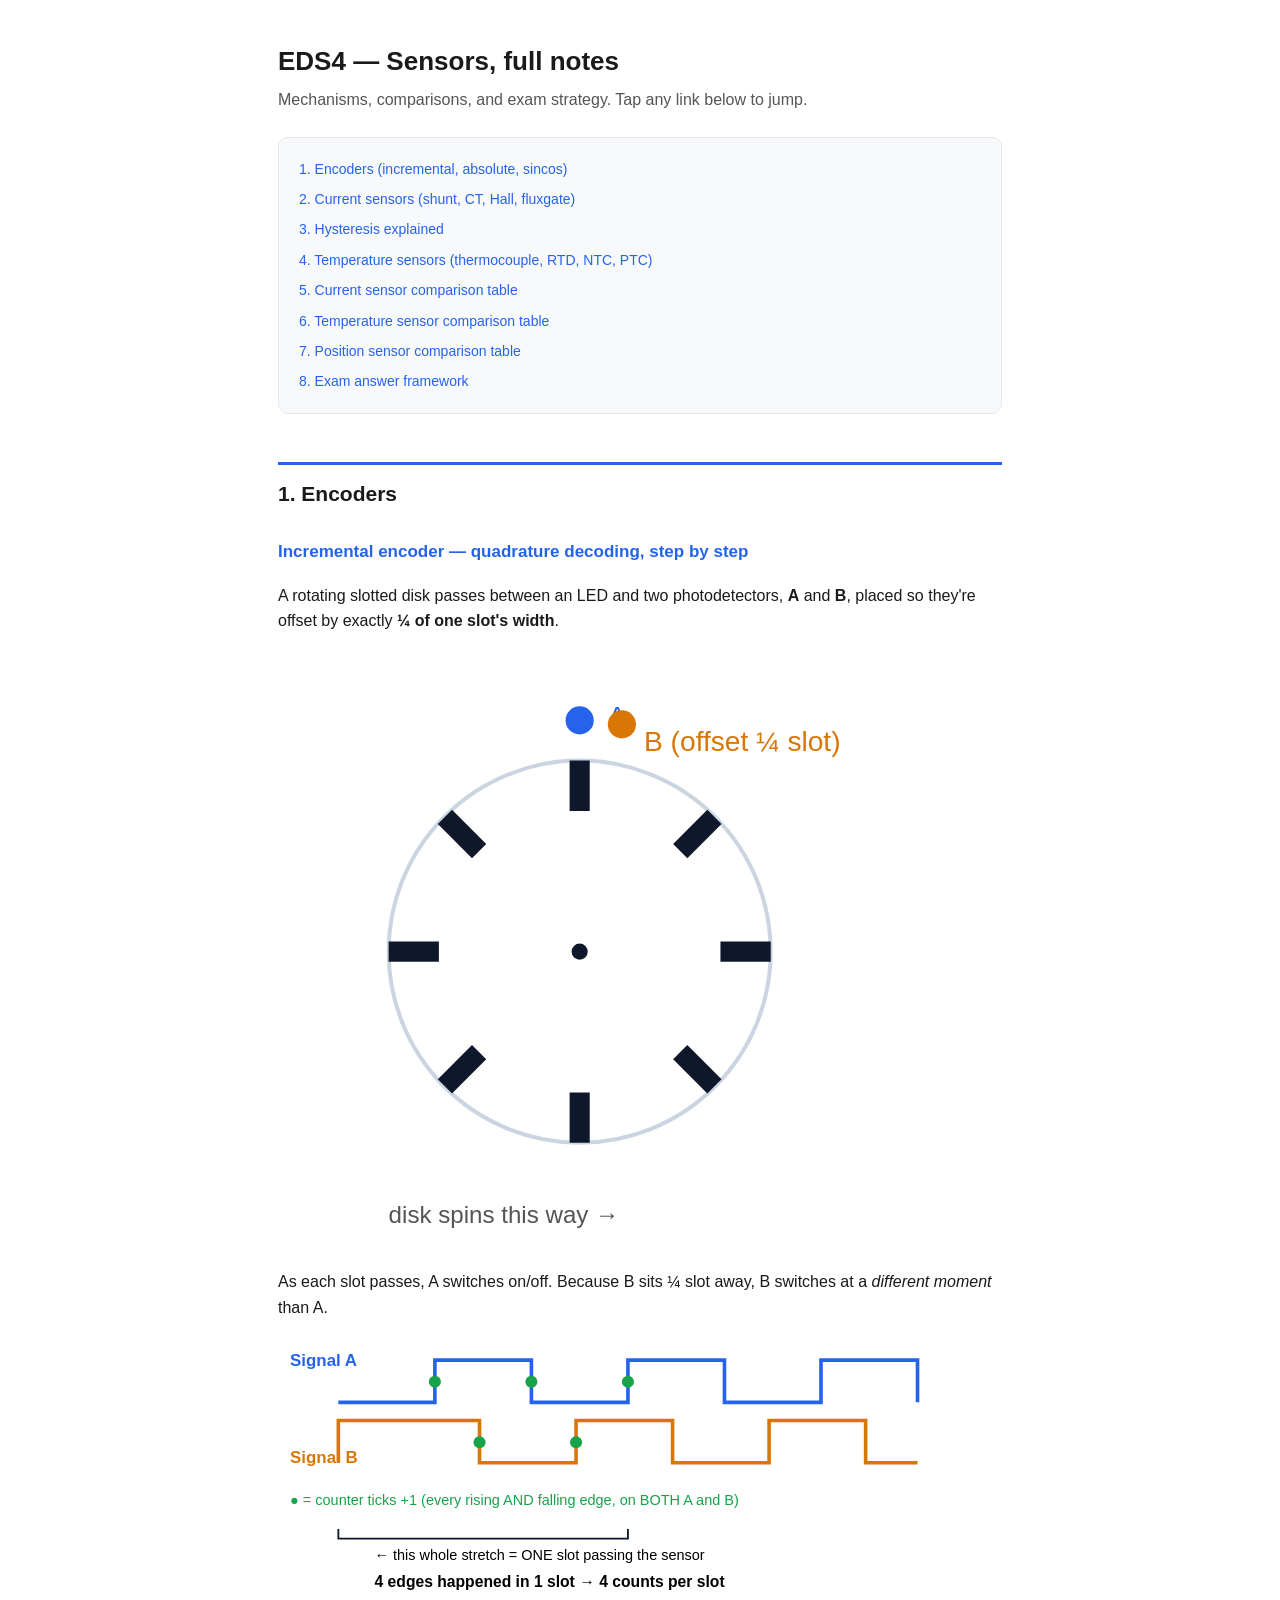
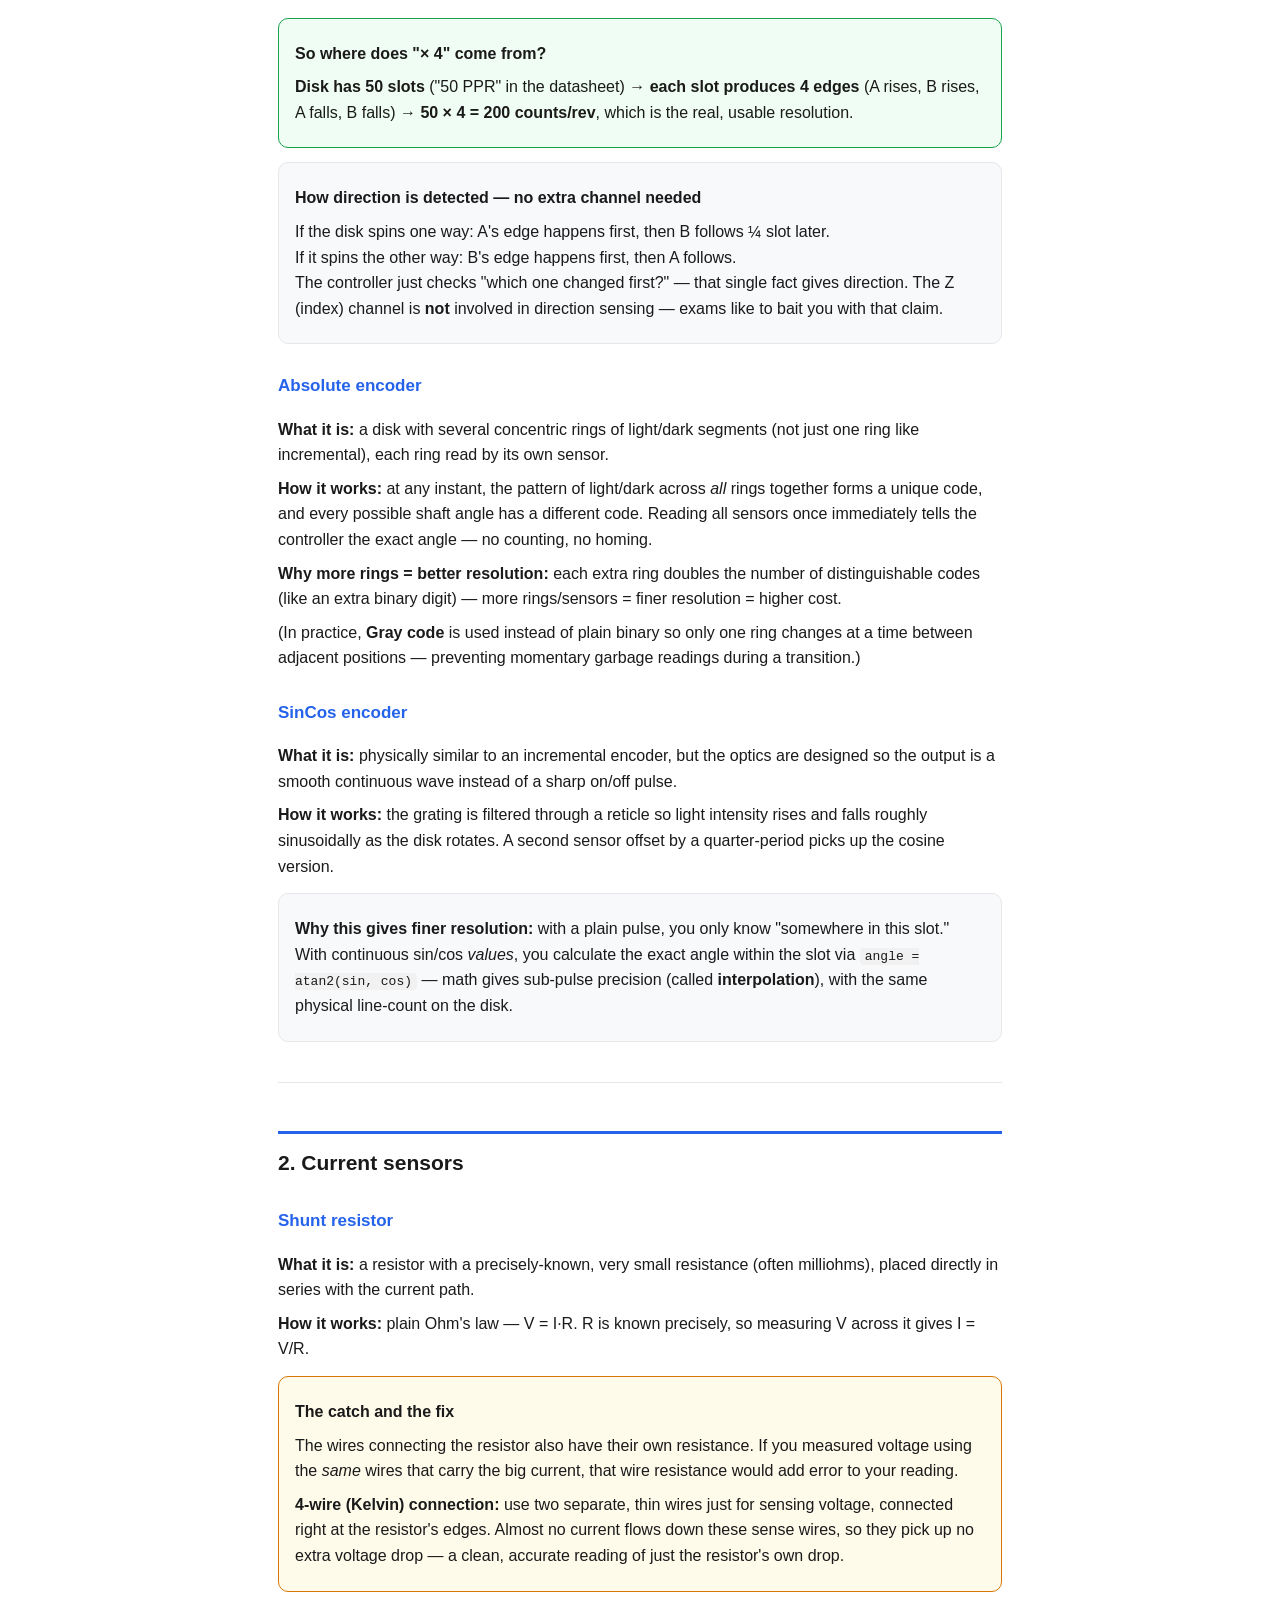
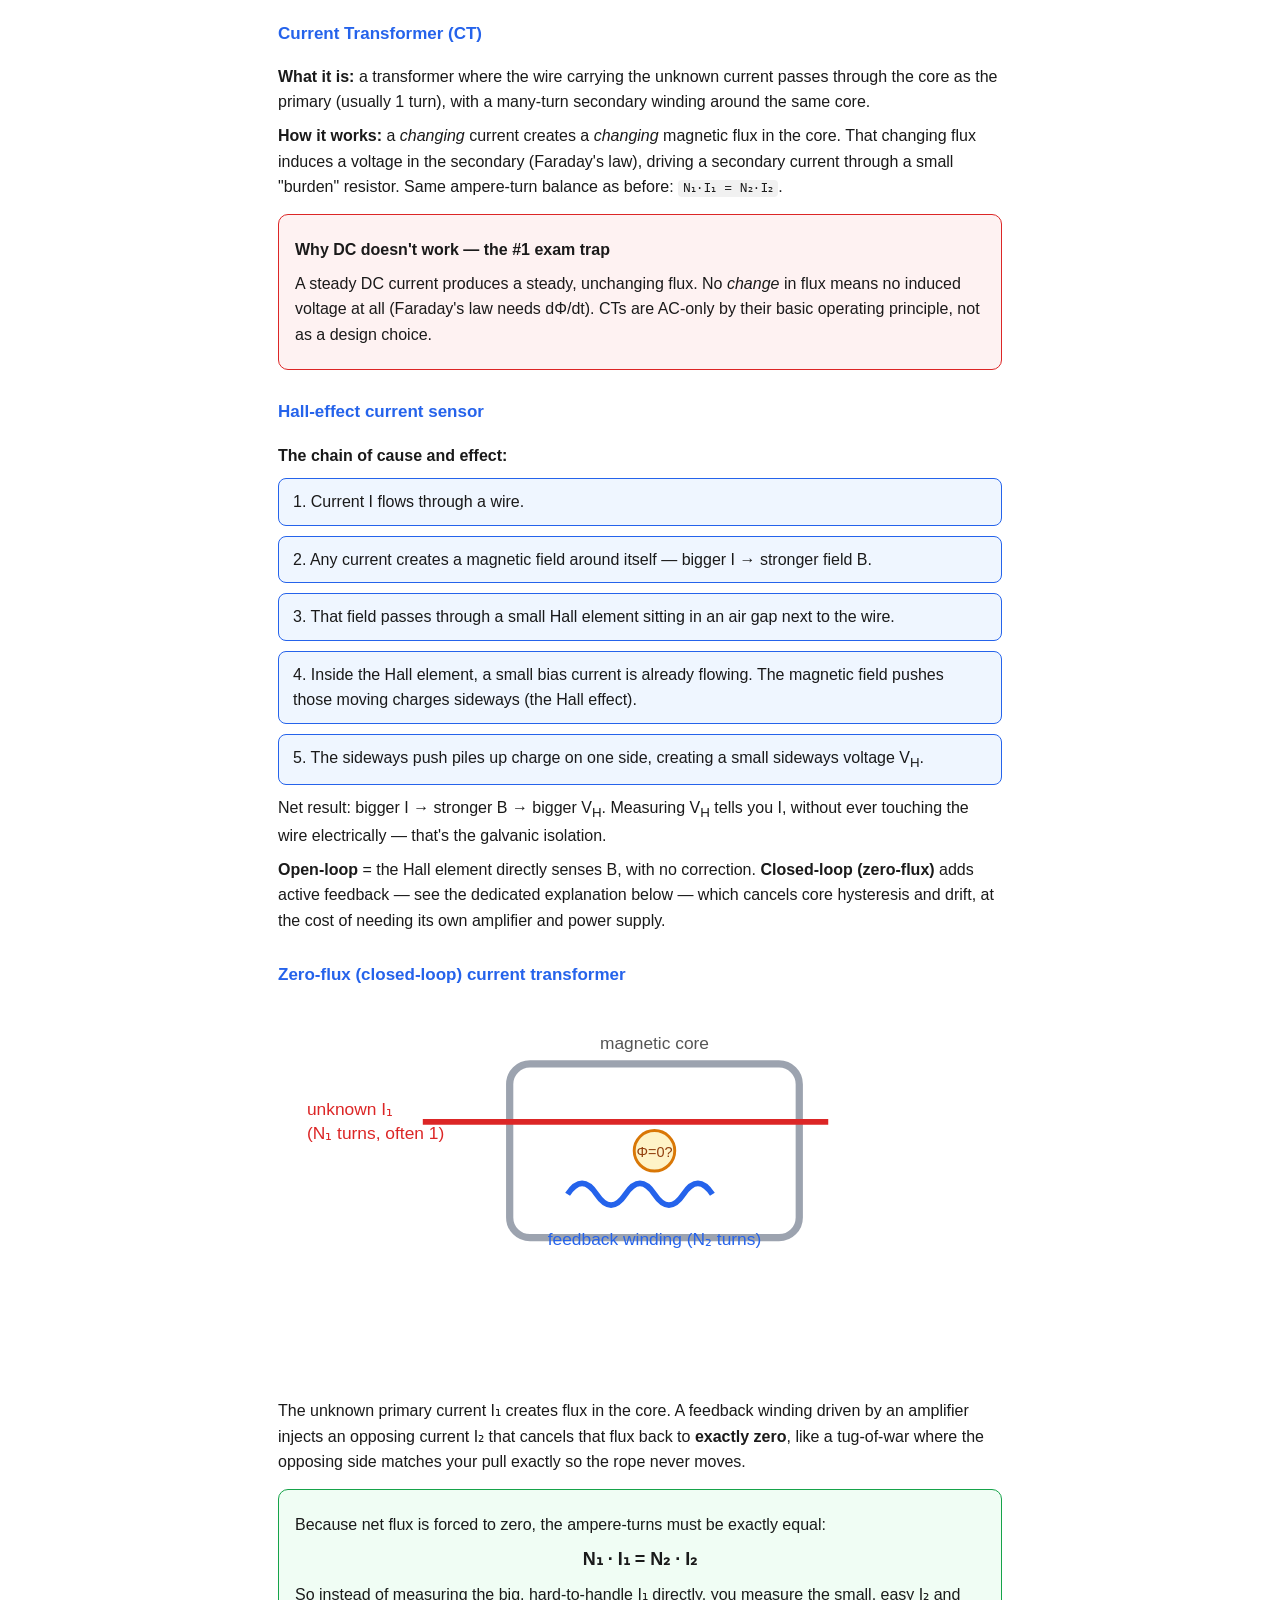
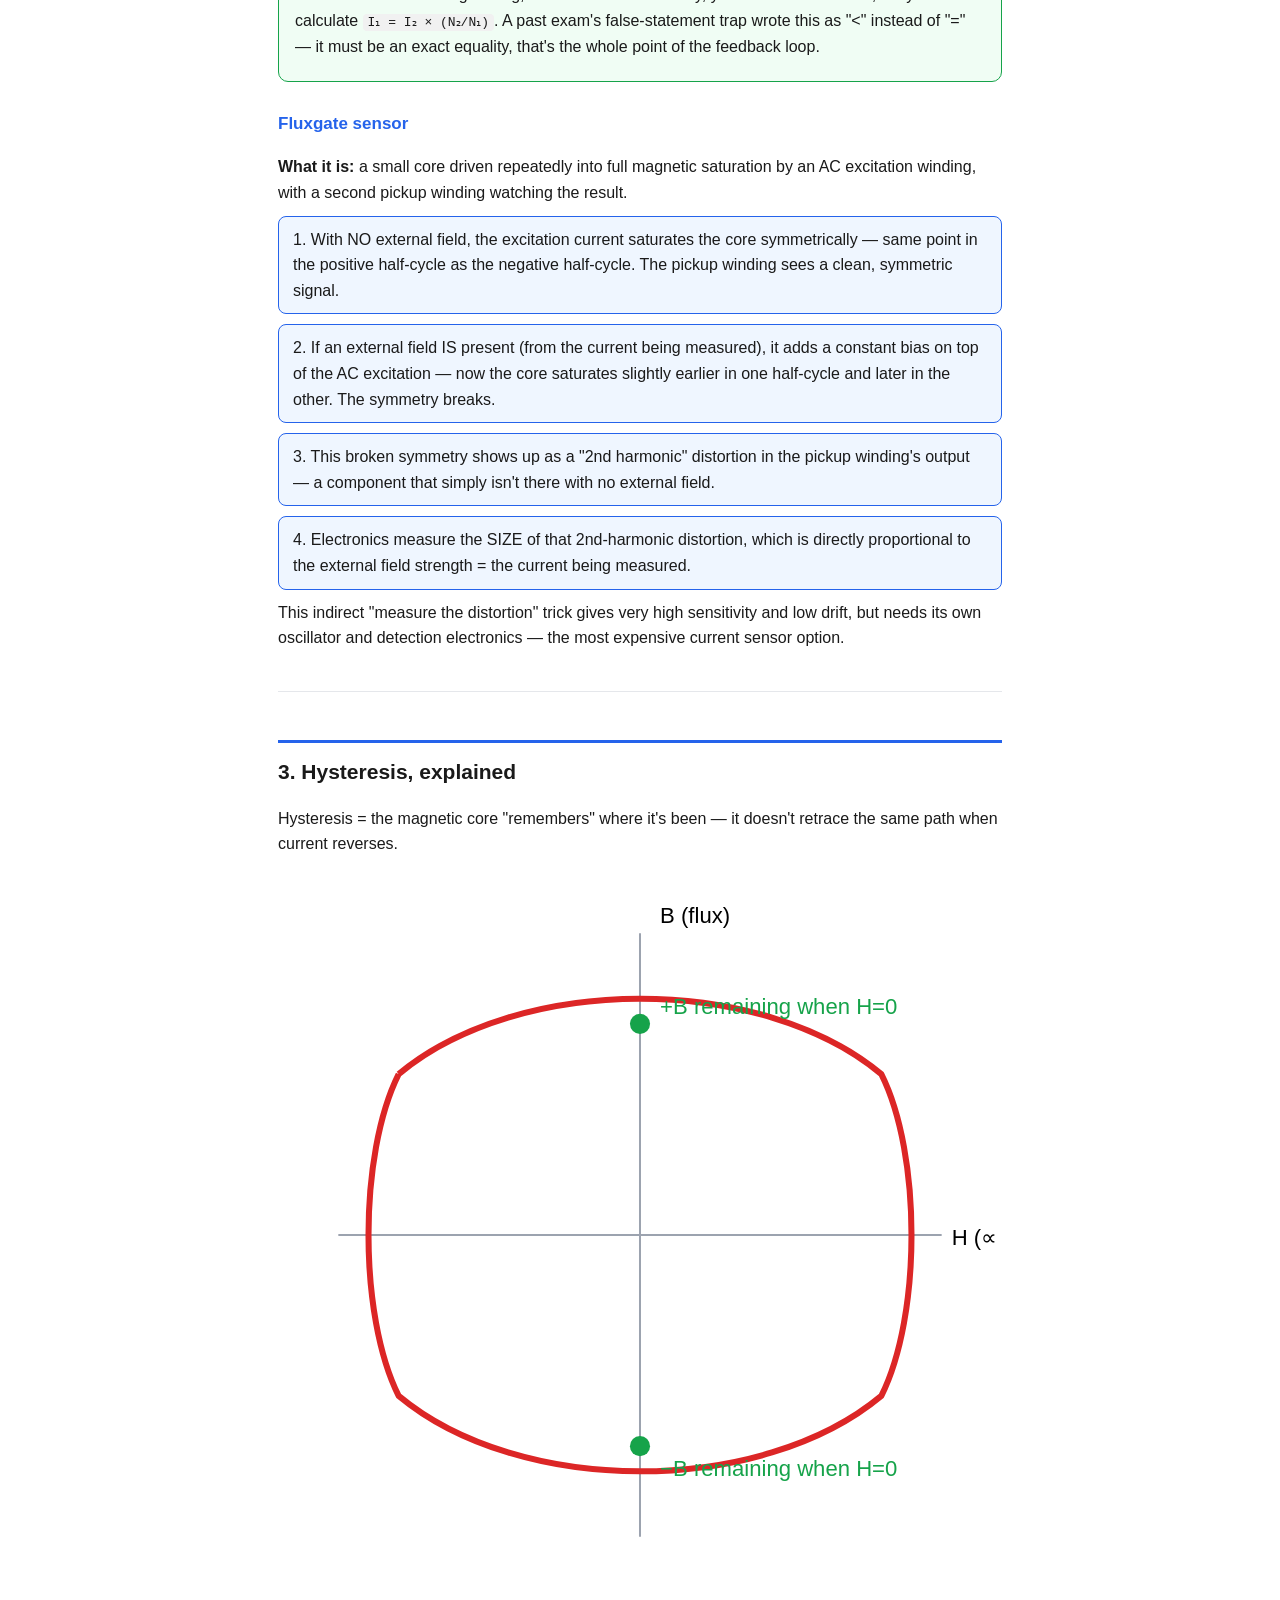
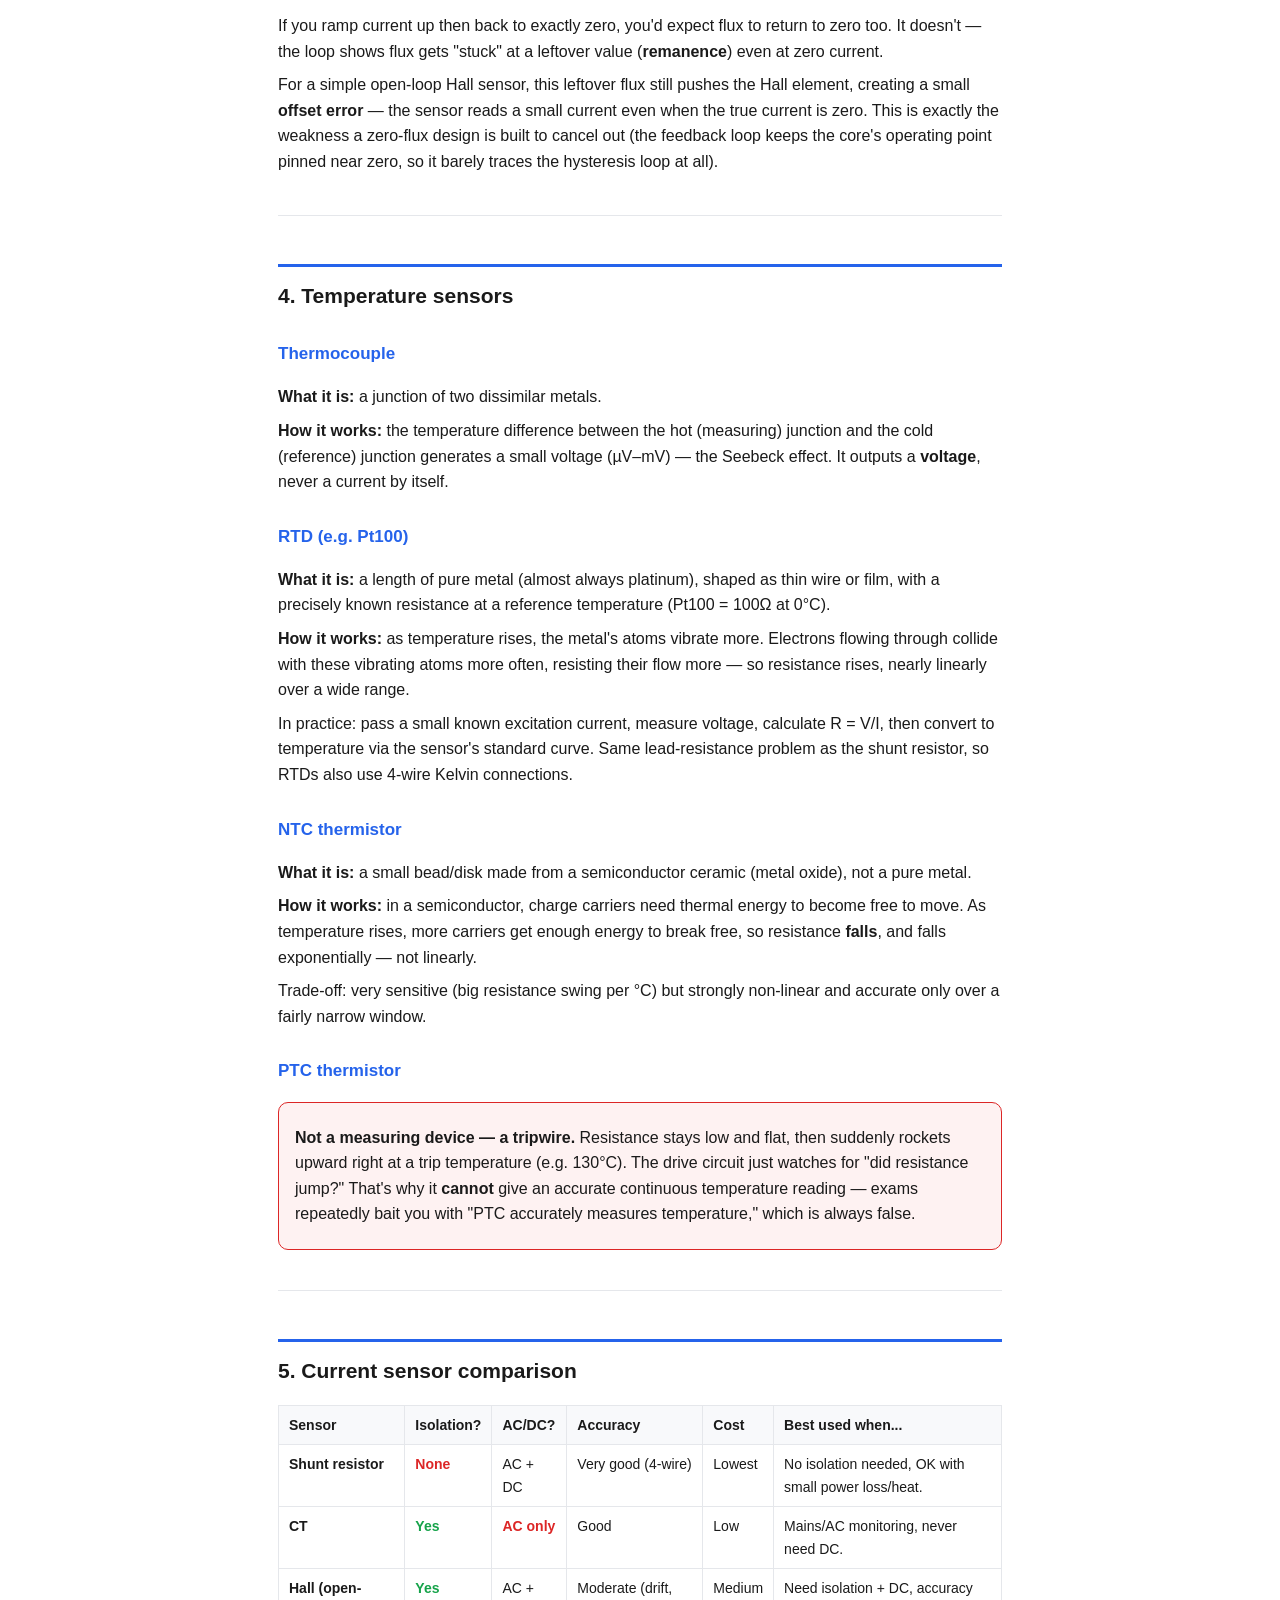
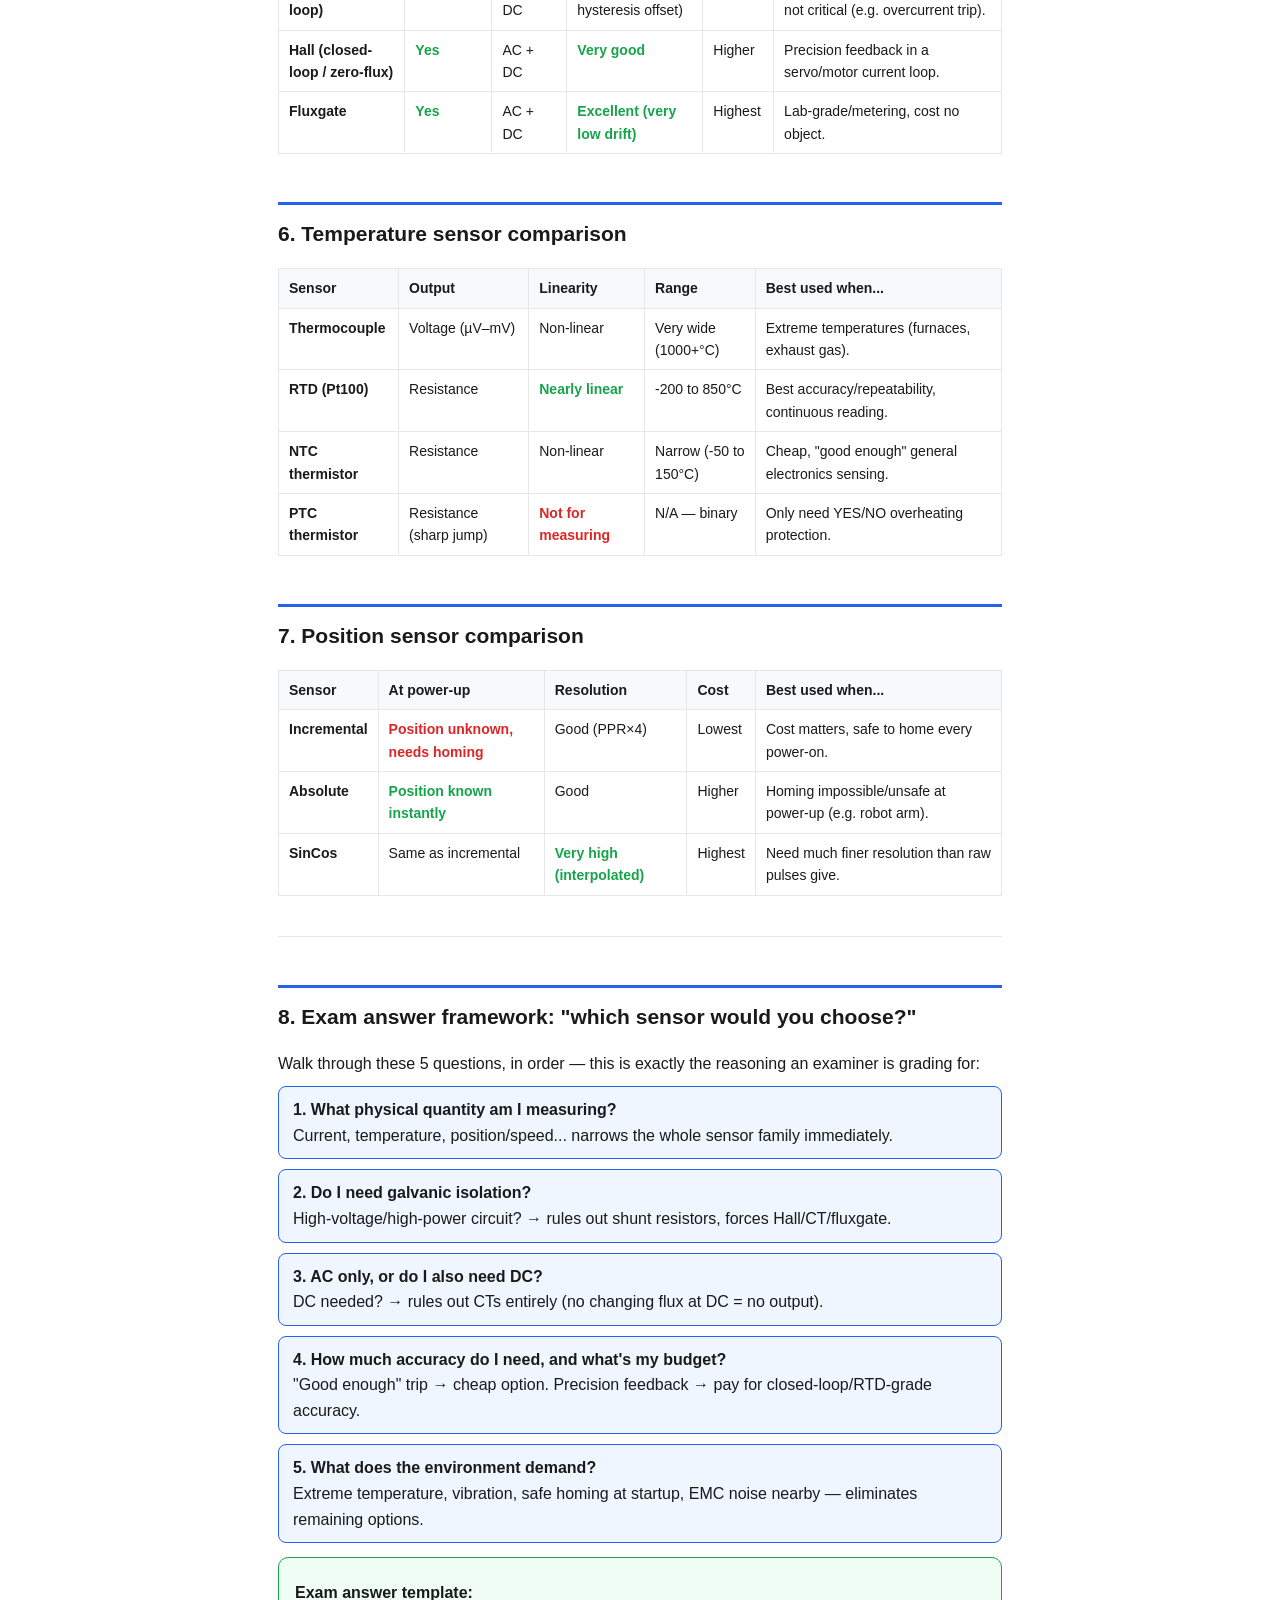
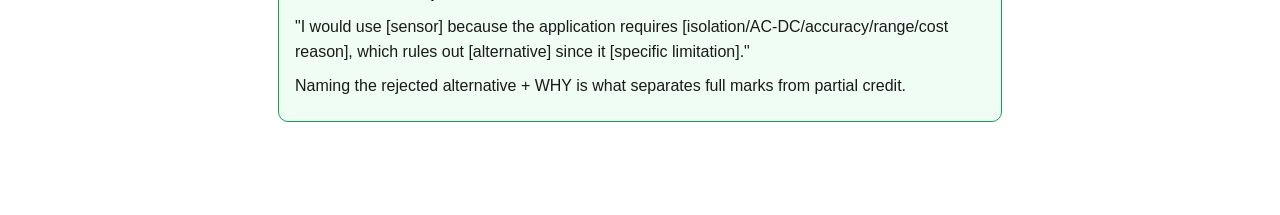
<file: sensors-notes.html>
<!DOCTYPE html>
<html lang="en">
<head>
<meta charset="UTF-8">
<meta name="viewport" content="width=device-width, initial-scale=1.0">
<title>EDS4 Sensors — Full Notes</title>
<style>
  :root {
    --bg: #ffffff; --ink: #1a1a1a; --sub: #555; --accent: #2563eb;
    --red: #dc2626; --green: #16a34a; --amber: #d97706; --bgcard: #f8f9fb; --border: #e5e7eb;
  }
  * { box-sizing: border-box; }
  body { margin: 0; font-family: -apple-system, BlinkMacSystemFont, 'Segoe UI', Roboto, sans-serif;
    color: var(--ink); background: var(--bg); line-height: 1.6; }
  .wrap { max-width: 760px; margin: 0 auto; padding: 24px 18px 80px; }
  h1 { font-size: 26px; margin-bottom: 4px; }
  .subtitle { color: var(--sub); margin-top: 0; margin-bottom: 24px; }
  h2 { font-size: 21px; margin-top: 48px; padding-top: 12px; border-top: 3px solid var(--accent); }
  h3 { font-size: 17px; margin-top: 28px; color: var(--accent); }
  p { margin: 8px 0; }
  .box { background: var(--bgcard); border: 1px solid var(--border); border-radius: 10px; padding: 14px 16px; margin: 14px 0; }
  .box.green { background: #f0fdf4; border-color: var(--green); }
  .box.amber { background: #fffbeb; border-color: var(--amber); }
  .box.red { background: #fef2f2; border-color: var(--red); }
  .label { font-weight: 700; }
  .diagram { display: flex; justify-content: center; margin: 16px 0; }
  .diagram svg { max-width: 100%; height: auto; }
  table { width: 100%; border-collapse: collapse; margin: 16px 0; font-size: 14px; }
  th, td { border: 1px solid var(--border); padding: 8px 10px; text-align: left; vertical-align: top; }
  th { background: var(--bgcard); font-weight: 700; }
  .good { color: var(--green); font-weight: 600; }
  .bad { color: var(--red); font-weight: 600; }
  .toc { background: var(--bgcard); border: 1px solid var(--border); border-radius: 10px; padding: 16px 20px; }
  .toc a { display: block; padding: 4px 0; color: var(--accent); text-decoration: none; font-size: 14px; }
  .toc a:hover { text-decoration: underline; }
  code { background: #f1f1f1; padding: 1px 5px; border-radius: 4px; font-size: 13px; }
  .step { background: #eff6ff; border: 1px solid var(--accent); border-radius: 8px; padding: 10px 14px; margin: 10px 0; }
  hr { border: none; border-top: 1px solid var(--border); margin: 40px 0; }
</style>
</head>
<body>
<div class="wrap">

<h1>EDS4 — Sensors, full notes</h1>
<p class="subtitle">Mechanisms, comparisons, and exam strategy. Tap any link below to jump.</p>

<div class="toc">
  <a href="#encoders">1. Encoders (incremental, absolute, sincos)</a>
  <a href="#current">2. Current sensors (shunt, CT, Hall, fluxgate)</a>
  <a href="#hysteresis">3. Hysteresis explained</a>
  <a href="#temp">4. Temperature sensors (thermocouple, RTD, NTC, PTC)</a>
  <a href="#compare-current">5. Current sensor comparison table</a>
  <a href="#compare-temp">6. Temperature sensor comparison table</a>
  <a href="#compare-pos">7. Position sensor comparison table</a>
  <a href="#framework">8. Exam answer framework</a>
</div>

<!-- ============================================================ -->
<h2 id="encoders">1. Encoders</h2>

<h3>Incremental encoder — quadrature decoding, step by step</h3>
<p>A rotating slotted disk passes between an LED and two photodetectors, <b>A</b> and <b>B</b>, placed so they're offset by exactly <b>¼ of one slot's width</b>.</p>

<div class="diagram">
<svg viewBox="0 0 360 300" xmlns="http://www.w3.org/2000/svg">
<circle cx="150" cy="150" r="95" fill="none" stroke="#cbd5e1" stroke-width="2"/>
<g stroke="#0f172a" stroke-width="10">
<line x1="150" y1="55" x2="150" y2="80"/>
<line x1="217" y1="83" x2="200" y2="100"/>
<line x1="245" y1="150" x2="220" y2="150"/>
<line x1="217" y1="217" x2="200" y2="200"/>
<line x1="150" y1="245" x2="150" y2="220"/>
<line x1="83" y1="217" x2="100" y2="200"/>
<line x1="55" y1="150" x2="80" y2="150"/>
<line x1="83" y1="83" x2="100" y2="100"/>
</g>
<circle cx="150" cy="150" r="4" fill="#0f172a"/>
<circle cx="150" cy="35" r="7" fill="#2563eb"/>
<text x="164" y="38" font-size="14" fill="#2563eb">A</text>
<circle cx="171" cy="37" r="7" fill="#d97706"/>
<text x="182" y="50" font-size="14" fill="#d97706">B (offset ¼ slot)</text>
<text x="55" y="285" font-size="12" fill="#555">disk spins this way →</text>
</svg>
</div>

<p>As each slot passes, A switches on/off. Because B sits ¼ slot away, B switches at a <i>different moment</i> than A.</p>

<div class="diagram">
<svg viewBox="0 0 600 220" xmlns="http://www.w3.org/2000/svg">
<text x="10" y="25" font-size="14" font-weight="700" fill="#2563eb">Signal A</text>
<path d="M 50,55 H 130 V 20 H 210 V 55 H 290 V 20 H 370 V 55 H 450 V 20 H 530 V 55" fill="none" stroke="#2563eb" stroke-width="3"/>
<text x="10" y="105" font-size="14" font-weight="700" fill="#d97706">Signal B</text>
<path d="M 50,105 V 70 H 167 V 105 H 247 V 70 H 327 V 105 H 407 V 70 H 487 V 105 H 530" fill="none" stroke="#d97706" stroke-width="3"/>
<g fill="#16a34a">
<circle cx="130" cy="38" r="5"/><circle cx="167" cy="88" r="5"/><circle cx="210" cy="38" r="5"/><circle cx="247" cy="88" r="5"/><circle cx="290" cy="38" r="5"/>
</g>
<text x="10" y="140" font-size="12" fill="#16a34a">● = counter ticks +1 (every rising AND falling edge, on BOTH A and B)</text>
<path d="M 50,160 V 168 H 290 V 160" fill="none" stroke="#0f172a" stroke-width="1.5"/>
<text x="80" y="186" font-size="12">← this whole stretch = ONE slot passing the sensor</text>
<text x="80" y="208" font-size="13" font-weight="700">4 edges happened in 1 slot → 4 counts per slot</text>
</svg>
</div>

<div class="box green">
<p class="label">So where does "× 4" come from?</p>
<p><b>Disk has 50 slots</b> ("50 PPR" in the datasheet) → <b>each slot produces 4 edges</b> (A rises, B rises, A falls, B falls) → <b>50 × 4 = 200 counts/rev</b>, which is the real, usable resolution.</p>
</div>

<div class="box">
<p class="label">How direction is detected — no extra channel needed</p>
<p>If the disk spins one way: A's edge happens first, then B follows ¼ slot later.<br>
If it spins the other way: B's edge happens first, then A follows.<br>
The controller just checks "which one changed first?" — that single fact gives direction. The Z (index) channel is <b>not</b> involved in direction sensing — exams like to bait you with that claim.</p>
</div>

<h3>Absolute encoder</h3>
<p><b>What it is:</b> a disk with several concentric rings of light/dark segments (not just one ring like incremental), each ring read by its own sensor.</p>
<p><b>How it works:</b> at any instant, the pattern of light/dark across <i>all</i> rings together forms a unique code, and every possible shaft angle has a different code. Reading all sensors once immediately tells the controller the exact angle — no counting, no homing.</p>
<p><b>Why more rings = better resolution:</b> each extra ring doubles the number of distinguishable codes (like an extra binary digit) — more rings/sensors = finer resolution = higher cost.</p>
<p>(In practice, <b>Gray code</b> is used instead of plain binary so only one ring changes at a time between adjacent positions — preventing momentary garbage readings during a transition.)</p>

<h3>SinCos encoder</h3>
<p><b>What it is:</b> physically similar to an incremental encoder, but the optics are designed so the output is a smooth continuous wave instead of a sharp on/off pulse.</p>
<p><b>How it works:</b> the grating is filtered through a reticle so light intensity rises and falls roughly sinusoidally as the disk rotates. A second sensor offset by a quarter-period picks up the cosine version.</p>
<div class="box">
<p><b>Why this gives finer resolution:</b> with a plain pulse, you only know "somewhere in this slot." With continuous sin/cos <i>values</i>, you calculate the exact angle within the slot via <code>angle = atan2(sin, cos)</code> — math gives sub-pulse precision (called <b>interpolation</b>), with the same physical line-count on the disk.</p>
</div>

<hr>
<!-- ============================================================ -->
<h2 id="current">2. Current sensors</h2>

<h3>Shunt resistor</h3>
<p><b>What it is:</b> a resistor with a precisely-known, very small resistance (often milliohms), placed directly in series with the current path.</p>
<p><b>How it works:</b> plain Ohm's law — V = I·R. R is known precisely, so measuring V across it gives I = V/R.</p>
<div class="box amber">
<p class="label">The catch and the fix</p>
<p>The wires connecting the resistor also have their own resistance. If you measured voltage using the <i>same</i> wires that carry the big current, that wire resistance would add error to your reading.</p>
<p><b>4-wire (Kelvin) connection:</b> use two separate, thin wires just for sensing voltage, connected right at the resistor's edges. Almost no current flows down these sense wires, so they pick up no extra voltage drop — a clean, accurate reading of just the resistor's own drop.</p>
</div>

<h3>Current Transformer (CT)</h3>
<p><b>What it is:</b> a transformer where the wire carrying the unknown current passes through the core as the primary (usually 1 turn), with a many-turn secondary winding around the same core.</p>
<p><b>How it works:</b> a <i>changing</i> current creates a <i>changing</i> magnetic flux in the core. That changing flux induces a voltage in the secondary (Faraday's law), driving a secondary current through a small "burden" resistor. Same ampere-turn balance as before: <code>N₁·I₁ = N₂·I₂</code>.</p>
<div class="box red">
<p class="label">Why DC doesn't work — the #1 exam trap</p>
<p>A steady DC current produces a steady, unchanging flux. No <i>change</i> in flux means no induced voltage at all (Faraday's law needs dΦ/dt). CTs are AC-only by their basic operating principle, not as a design choice.</p>
</div>

<h3>Hall-effect current sensor</h3>
<p><b>The chain of cause and effect:</b></p>
<div class="step">1. Current I flows through a wire.</div>
<div class="step">2. Any current creates a magnetic field around itself — bigger I → stronger field B.</div>
<div class="step">3. That field passes through a small Hall element sitting in an air gap next to the wire.</div>
<div class="step">4. Inside the Hall element, a small bias current is already flowing. The magnetic field pushes those moving charges sideways (the Hall effect).</div>
<div class="step">5. The sideways push piles up charge on one side, creating a small sideways voltage V<sub>H</sub>.</div>
<p>Net result: bigger I → stronger B → bigger V<sub>H</sub>. Measuring V<sub>H</sub> tells you I, without ever touching the wire electrically — that's the galvanic isolation.</p>

<p><b>Open-loop</b> = the Hall element directly senses B, with no correction. <b>Closed-loop (zero-flux)</b> adds active feedback — see the dedicated explanation below — which cancels core hysteresis and drift, at the cost of needing its own amplifier and power supply.</p>

<h3>Zero-flux (closed-loop) current transformer</h3>
<div class="diagram">
<svg viewBox="0 0 500 260" xmlns="http://www.w3.org/2000/svg">
<rect x="160" y="40" width="200" height="120" rx="14" fill="none" stroke="#9ca3af" stroke-width="5"/>
<text x="260" y="30" text-anchor="middle" font-size="12" fill="#555">magnetic core</text>
<line x1="100" y1="80" x2="380" y2="80" stroke="#dc2626" stroke-width="4"/>
<text x="20" y="75" font-size="12" fill="#dc2626">unknown I₁</text>
<text x="20" y="92" font-size="12" fill="#dc2626">(N₁ turns, often 1)</text>
<g stroke="#2563eb" stroke-width="4" fill="none">
<path d="M 200,130 q10,-15 20,0 q10,15 20,0 q10,-15 20,0 q10,15 20,0 q10,-15 20,0"/>
</g>
<text x="260" y="165" text-anchor="middle" font-size="12" fill="#2563eb">feedback winding (N₂ turns)</text>
<circle cx="260" cy="100" r="14" fill="#fef3c7" stroke="#d97706" stroke-width="2"/>
<text x="260" y="104" text-anchor="middle" font-size="10" fill="#92400e">Φ=0?</text>
</svg>
</div>
<p>The unknown primary current I₁ creates flux in the core. A feedback winding driven by an amplifier injects an opposing current I₂ that cancels that flux back to <b>exactly zero</b>, like a tug-of-war where the opposing side matches your pull exactly so the rope never moves.</p>
<div class="box green">
<p>Because net flux is forced to zero, the ampere-turns must be exactly equal:</p>
<p style="font-size:18px; font-weight:700; text-align:center;">N₁ · I₁ = N₂ · I₂</p>
<p>So instead of measuring the big, hard-to-handle I₁ directly, you measure the small, easy I₂ and calculate <code>I₁ = I₂ × (N₂/N₁)</code>. A past exam's false-statement trap wrote this as "&lt;" instead of "=" — it must be an exact equality, that's the whole point of the feedback loop.</p>
</div>

<h3>Fluxgate sensor</h3>
<p><b>What it is:</b> a small core driven repeatedly into full magnetic saturation by an AC excitation winding, with a second pickup winding watching the result.</p>
<div class="step">1. With NO external field, the excitation current saturates the core symmetrically — same point in the positive half-cycle as the negative half-cycle. The pickup winding sees a clean, symmetric signal.</div>
<div class="step">2. If an external field IS present (from the current being measured), it adds a constant bias on top of the AC excitation — now the core saturates slightly earlier in one half-cycle and later in the other. The symmetry breaks.</div>
<div class="step">3. This broken symmetry shows up as a "2nd harmonic" distortion in the pickup winding's output — a component that simply isn't there with no external field.</div>
<div class="step">4. Electronics measure the SIZE of that 2nd-harmonic distortion, which is directly proportional to the external field strength = the current being measured.</div>
<p>This indirect "measure the distortion" trick gives very high sensitivity and low drift, but needs its own oscillator and detection electronics — the most expensive current sensor option.</p>

<hr>
<!-- ============================================================ -->
<h2 id="hysteresis">3. Hysteresis, explained</h2>
<p>Hysteresis = the magnetic core "remembers" where it's been — it doesn't retrace the same path when current reverses.</p>
<div class="diagram">
<svg viewBox="0 0 360 360" xmlns="http://www.w3.org/2000/svg">
<line x1="30" y1="180" x2="330" y2="180" stroke="#9ca3af"/>
<line x1="180" y1="30" x2="180" y2="330" stroke="#9ca3af"/>
<text x="335" y="185" font-size="11">H (∝ current)</text>
<text x="190" y="25" font-size="11">B (flux)</text>
<path d="M 60,100 C 120,50 240,50 300,100 C 320,140 320,220 300,260 C 240,310 120,310 60,260 C 40,220 40,140 60,100" fill="none" stroke="#dc2626" stroke-width="3"/>
<circle cx="180" cy="75" r="5" fill="#16a34a"/>
<text x="190" y="70" font-size="11" fill="#16a34a">+B remaining when H=0</text>
<circle cx="180" cy="285" r="5" fill="#16a34a"/>
<text x="190" y="300" font-size="11" fill="#16a34a">−B remaining when H=0</text>
</svg>
</div>
<p>If you ramp current up then back to exactly zero, you'd expect flux to return to zero too. It doesn't — the loop shows flux gets "stuck" at a leftover value (<b>remanence</b>) even at zero current.</p>
<p>For a simple open-loop Hall sensor, this leftover flux still pushes the Hall element, creating a small <b>offset error</b> — the sensor reads a small current even when the true current is zero. This is exactly the weakness a zero-flux design is built to cancel out (the feedback loop keeps the core's operating point pinned near zero, so it barely traces the hysteresis loop at all).</p>

<hr>
<!-- ============================================================ -->
<h2 id="temp">4. Temperature sensors</h2>

<h3>Thermocouple</h3>
<p><b>What it is:</b> a junction of two dissimilar metals.</p>
<p><b>How it works:</b> the temperature difference between the hot (measuring) junction and the cold (reference) junction generates a small voltage (µV–mV) — the Seebeck effect. It outputs a <b>voltage</b>, never a current by itself.</p>

<h3>RTD (e.g. Pt100)</h3>
<p><b>What it is:</b> a length of pure metal (almost always platinum), shaped as thin wire or film, with a precisely known resistance at a reference temperature (Pt100 = 100Ω at 0°C).</p>
<p><b>How it works:</b> as temperature rises, the metal's atoms vibrate more. Electrons flowing through collide with these vibrating atoms more often, resisting their flow more — so resistance rises, nearly linearly over a wide range.</p>
<p>In practice: pass a small known excitation current, measure voltage, calculate R = V/I, then convert to temperature via the sensor's standard curve. Same lead-resistance problem as the shunt resistor, so RTDs also use 4-wire Kelvin connections.</p>

<h3>NTC thermistor</h3>
<p><b>What it is:</b> a small bead/disk made from a semiconductor ceramic (metal oxide), not a pure metal.</p>
<p><b>How it works:</b> in a semiconductor, charge carriers need thermal energy to become free to move. As temperature rises, more carriers get enough energy to break free, so resistance <b>falls</b>, and falls exponentially — not linearly.</p>
<p>Trade-off: very sensitive (big resistance swing per °C) but strongly non-linear and accurate only over a fairly narrow window.</p>

<h3>PTC thermistor</h3>
<div class="box red">
<p><b>Not a measuring device — a tripwire.</b> Resistance stays low and flat, then suddenly rockets upward right at a trip temperature (e.g. 130°C). The drive circuit just watches for "did resistance jump?" That's why it <b>cannot</b> give an accurate continuous temperature reading — exams repeatedly bait you with "PTC accurately measures temperature," which is always false.</p>
</div>

<hr>
<!-- ============================================================ -->
<h2 id="compare-current">5. Current sensor comparison</h2>
<table>
<tr><th>Sensor</th><th>Isolation?</th><th>AC/DC?</th><th>Accuracy</th><th>Cost</th><th>Best used when...</th></tr>
<tr><td><b>Shunt resistor</b></td><td class="bad">None</td><td>AC + DC</td><td>Very good (4-wire)</td><td>Lowest</td><td>No isolation needed, OK with small power loss/heat.</td></tr>
<tr><td><b>CT</b></td><td class="good">Yes</td><td class="bad">AC only</td><td>Good</td><td>Low</td><td>Mains/AC monitoring, never need DC.</td></tr>
<tr><td><b>Hall (open-loop)</b></td><td class="good">Yes</td><td>AC + DC</td><td>Moderate (drift, hysteresis offset)</td><td>Medium</td><td>Need isolation + DC, accuracy not critical (e.g. overcurrent trip).</td></tr>
<tr><td><b>Hall (closed-loop / zero-flux)</b></td><td class="good">Yes</td><td>AC + DC</td><td class="good">Very good</td><td>Higher</td><td>Precision feedback in a servo/motor current loop.</td></tr>
<tr><td><b>Fluxgate</b></td><td class="good">Yes</td><td>AC + DC</td><td class="good">Excellent (very low drift)</td><td>Highest</td><td>Lab-grade/metering, cost no object.</td></tr>
</table>

<h2 id="compare-temp">6. Temperature sensor comparison</h2>
<table>
<tr><th>Sensor</th><th>Output</th><th>Linearity</th><th>Range</th><th>Best used when...</th></tr>
<tr><td><b>Thermocouple</b></td><td>Voltage (µV–mV)</td><td>Non-linear</td><td>Very wide (1000+°C)</td><td>Extreme temperatures (furnaces, exhaust gas).</td></tr>
<tr><td><b>RTD (Pt100)</b></td><td>Resistance</td><td class="good">Nearly linear</td><td>-200 to 850°C</td><td>Best accuracy/repeatability, continuous reading.</td></tr>
<tr><td><b>NTC thermistor</b></td><td>Resistance</td><td>Non-linear</td><td>Narrow (-50 to 150°C)</td><td>Cheap, "good enough" general electronics sensing.</td></tr>
<tr><td><b>PTC thermistor</b></td><td>Resistance (sharp jump)</td><td class="bad">Not for measuring</td><td>N/A — binary</td><td>Only need YES/NO overheating protection.</td></tr>
</table>

<h2 id="compare-pos">7. Position sensor comparison</h2>
<table>
<tr><th>Sensor</th><th>At power-up</th><th>Resolution</th><th>Cost</th><th>Best used when...</th></tr>
<tr><td><b>Incremental</b></td><td class="bad">Position unknown, needs homing</td><td>Good (PPR×4)</td><td>Lowest</td><td>Cost matters, safe to home every power-on.</td></tr>
<tr><td><b>Absolute</b></td><td class="good">Position known instantly</td><td>Good</td><td>Higher</td><td>Homing impossible/unsafe at power-up (e.g. robot arm).</td></tr>
<tr><td><b>SinCos</b></td><td>Same as incremental</td><td class="good">Very high (interpolated)</td><td>Highest</td><td>Need much finer resolution than raw pulses give.</td></tr>
</table>

<hr>
<!-- ============================================================ -->
<h2 id="framework">8. Exam answer framework: "which sensor would you choose?"</h2>
<p>Walk through these 5 questions, in order — this is exactly the reasoning an examiner is grading for:</p>
<div class="step"><b>1. What physical quantity am I measuring?</b><br>Current, temperature, position/speed... narrows the whole sensor family immediately.</div>
<div class="step"><b>2. Do I need galvanic isolation?</b><br>High-voltage/high-power circuit? → rules out shunt resistors, forces Hall/CT/fluxgate.</div>
<div class="step"><b>3. AC only, or do I also need DC?</b><br>DC needed? → rules out CTs entirely (no changing flux at DC = no output).</div>
<div class="step"><b>4. How much accuracy do I need, and what's my budget?</b><br>"Good enough" trip → cheap option. Precision feedback → pay for closed-loop/RTD-grade accuracy.</div>
<div class="step"><b>5. What does the environment demand?</b><br>Extreme temperature, vibration, safe homing at startup, EMC noise nearby — eliminates remaining options.</div>

<div class="box green">
<p class="label">Exam answer template:</p>
<p>"I would use [sensor] because the application requires [isolation/AC-DC/accuracy/range/cost reason], which rules out [alternative] since it [specific limitation]."</p>
<p>Naming the rejected alternative + WHY is what separates full marks from partial credit.</p>
</div>

</div>
</body>
</html>
</file>
<file: style.css>
/* ─── TOKENS ──────────────────────────────────────────────────── */
:root {
  --primary:  #2563EB;
  --primary-dark: #1D4ED8;
  --accent:   #7C3AED;
  --success:  #16A34A;
  --danger:   #DC2626;
  --warning:  #D97706;
  --bg:       #F1F5F9;
  --surface:  #FFFFFF;
  --border:   #E2E8F0;
  --text:     #1E293B;
  --muted:    #64748B;
  --radius:   12px;
  --shadow:   0 2px 12px rgba(0,0,0,.08);
}

/* ─── RESET ───────────────────────────────────────────────────── */
*, *::before, *::after { box-sizing: border-box; margin: 0; padding: 0; }
body { font-family: system-ui, -apple-system, sans-serif; background: var(--bg); color: var(--text); min-height: 100vh; }
button { cursor: pointer; border: none; background: none; font: inherit; }
input[type=range] { width: 100%; accent-color: var(--primary); }

/* ─── SCREENS ─────────────────────────────────────────────────── */
.screen { display: none; flex-direction: column; min-height: 100vh; }
.screen.active { display: flex; }

/* ─── BUTTONS ─────────────────────────────────────────────────── */
.btn {
  padding: 14px 24px; border-radius: var(--radius); font-size: 15px;
  font-weight: 600; transition: opacity .15s, transform .1s;
}
.btn:active { transform: scale(.97); }
.btn:disabled { opacity: .4; pointer-events: none; }
.btn-primary  { background: var(--primary); color: #fff; }
.btn-primary:hover  { background: var(--primary-dark); }
.btn-secondary{ background: var(--surface); color: var(--primary); border: 2px solid var(--primary); }
.btn-accent   { background: var(--accent); color: #fff; }
.btn-success  { background: var(--success); color: #fff; }
.btn-danger   { background: var(--danger);  color: #fff; }
.btn-ghost    { background: transparent; color: var(--muted); border: 2px solid var(--border); }
.full-width   { width: 100%; }
.back-btn     { background: none; color: var(--primary); font-weight: 600; font-size: 14px; }
.link-btn     { background: none; color: var(--primary); font-size: 13px; font-weight: 600; }
.icon-btn     { background: none; color: var(--muted); font-size: 18px; line-height: 1; padding: 4px 8px; }
.icon-btn:hover { color: var(--danger); }

/* ─── TOP BAR ─────────────────────────────────────────────────── */
.top-bar {
  display: flex; align-items: center; justify-content: space-between;
  padding: 12px 16px; background: var(--surface); border-bottom: 1px solid var(--border);
  position: sticky; top: 0; z-index: 10; gap: 8px;
}
.quiz-bar { gap: 4px; }
.quiz-meta { font-size: 13px; color: var(--muted); font-weight: 600; min-width: 80px; }
.quiz-counter { font-size: 14px; font-weight: 700; text-align: center; }
.quiz-timer-wrap { display: flex; align-items: center; gap: 8px; min-width: 80px; justify-content: flex-end; }

/* ─── PROGRESS STRIP ──────────────────────────────────────────── */
.progress-strip { height: 4px; background: var(--border); }
.progress-fill  { height: 100%; background: var(--primary); transition: width .3s; width: 0%; }

/* ─── HOME ────────────────────────────────────────────────────── */
.home-hero {
  flex: 1; display: flex; flex-direction: column; align-items: center;
  justify-content: center; padding: 32px 24px; gap: 20px; text-align: center;
}
.home-title    { font-size: 36px; font-weight: 800; color: var(--primary); }
.home-subtitle { font-size: 14px; color: var(--muted); }
.home-ring-wrap { position: relative; display: inline-flex; align-items: center; justify-content: center; }
.ring-bg   { fill: none; stroke: var(--border); stroke-width: 10; }
.ring-fill { fill: none; stroke: var(--primary); stroke-width: 10; stroke-linecap: round;
             transform: rotate(-90deg); transform-origin: 60px 60px; transition: stroke-dashoffset 1s ease; }
.ring-label { position: absolute; display: flex; flex-direction: column; align-items: center; }
.ring-label > span:first-child { font-size: 20px; font-weight: 800; }
.ring-sub { font-size: 11px; color: var(--muted); }
.home-ctas { display: flex; flex-direction: column; gap: 12px; width: 100%; max-width: 320px; }
.home-stats { font-size: 13px; color: var(--muted); }

/* ─── PICKER ──────────────────────────────────────────────────── */
.picker-body { flex: 1; overflow-y: auto; padding: 16px; display: flex; flex-direction: column; gap: 20px; max-width: 600px; margin: 0 auto; width: 100%; }
.picker-section { background: var(--surface); border-radius: var(--radius); padding: 16px; box-shadow: var(--shadow); }
.section-header { display: flex; justify-content: space-between; align-items: center; margin-bottom: 12px; font-weight: 700; font-size: 14px; }
.topic-grid { display: grid; grid-template-columns: repeat(3, 1fr); gap: 10px; }
.topic-tile {
  border-radius: 10px; border: 2px solid var(--border); padding: 10px 8px;
  cursor: pointer; text-align: center; font-size: 12px; font-weight: 600;
  transition: border-color .15s, background .15s;
  border-top: 4px solid var(--tc, var(--border));
  position: relative;
}
.topic-tile.selected { border-color: var(--tc); background: color-mix(in srgb, var(--tc) 8%, white); }
.topic-tile .tile-icon { font-size: 20px; display: block; margin-bottom: 4px; }
.topic-tile .tile-name { display: block; line-height: 1.2; }
.topic-tile .tile-pct  { font-size: 10px; color: var(--muted); margin-top: 2px; display: block; }
.topic-tile .tile-check { position: absolute; top: 4px; right: 6px; font-size: 12px; display: none; }
.topic-tile.selected .tile-check { display: block; }
.type-checks { display: flex; flex-direction: column; gap: 10px; }
.check-label { display: flex; align-items: center; gap: 8px; font-size: 14px; cursor: pointer; }
.check-label input { width: 16px; height: 16px; accent-color: var(--primary); }
.diff-pills { display: flex; gap: 8px; flex-wrap: wrap; }
.pill { padding: 6px 14px; border-radius: 20px; border: 2px solid var(--border); font-size: 13px; font-weight: 600; color: var(--muted); transition: all .15s; }
.pill.active { border-color: var(--primary); background: var(--primary); color: white; }

/* ─── QUIZ BODY ───────────────────────────────────────────────── */
.quiz-body { flex: 1; display: flex; flex-direction: column; padding: 20px 16px; gap: 16px; max-width: 640px; margin: 0 auto; width: 100%; }
.q-badges { display: flex; gap: 8px; flex-wrap: wrap; }
.badge {
  font-size: 11px; font-weight: 700; padding: 3px 10px; border-radius: 20px;
  text-transform: uppercase; letter-spacing: .5px;
}
.badge-diff-easy   { background: #DCFCE7; color: #166534; }
.badge-diff-medium { background: #FEF9C3; color: #854D0E; }
.badge-diff-hard   { background: #FEE2E2; color: #991B1B; }
.badge-topic { background: #EFF6FF; color: var(--primary); }
.q-text { font-size: 16px; font-weight: 500; line-height: 1.6; }
.q-formula { font-family: monospace; background: #F8FAFC; border-radius: 8px; padding: 10px 14px; font-size: 14px; border-left: 3px solid var(--primary); }

/* MC options */
.mc-grid { display: grid; grid-template-columns: 1fr 1fr; gap: 10px; }
.mc-opt {
  border: 2px solid var(--border); border-radius: var(--radius); padding: 14px 12px;
  font-size: 14px; cursor: pointer; text-align: left; transition: border-color .15s, background .15s;
  line-height: 1.4;
}
.mc-opt:hover:not(:disabled) { border-color: var(--primary); background: #EFF6FF; }
.mc-opt.selected  { border-color: var(--primary); background: #EFF6FF; }
.mc-opt.correct   { border-color: var(--success); background: #DCFCE7; color: #166534; }
.mc-opt.wrong     { border-color: var(--danger);  background: #FEE2E2; color: #991B1B; }
.mc-opt:disabled  { cursor: default; }

/* TF options */
.tf-list { display: flex; flex-direction: column; gap: 14px; }
.tf-item { background: var(--surface); border-radius: var(--radius); padding: 14px; border: 1px solid var(--border); }
.tf-stmt { font-size: 14px; line-height: 1.5; margin-bottom: 10px; }
.tf-btns { display: flex; gap: 8px; }
.tf-btn  { padding: 7px 18px; border-radius: 8px; font-size: 13px; font-weight: 600;
           border: 2px solid var(--border); color: var(--muted); transition: all .15s; }
.tf-btn.sel-true  { border-color: var(--primary); background: #EFF6FF; color: var(--primary); }
.tf-btn.sel-false { border-color: var(--primary); background: #EFF6FF; color: var(--primary); }
.tf-btn.correct   { border-color: var(--success); background: #DCFCE7; color: #166534; }
.tf-btn.wrong     { border-color: var(--danger);  background: #FEE2E2; color: #991B1B; }
.tf-btn:disabled  { cursor: default; }

/* Open question */
.open-textarea {
  width: 100%; border: 2px solid var(--border); border-radius: var(--radius);
  padding: 14px; font: inherit; font-size: 14px; resize: vertical; min-height: 120px;
  transition: border-color .15s;
}
.open-textarea:focus { outline: none; border-color: var(--primary); }
.open-reveal-btn { align-self: flex-start; }
.sample-answer { background: #F8FAFC; border-radius: var(--radius); padding: 14px; border-left: 3px solid var(--primary); font-size: 14px; line-height: 1.6; }
.rubric-list { list-style: none; display: flex; flex-direction: column; gap: 6px; margin-top: 10px; }
.rubric-list li::before { content: "✓ "; color: var(--success); font-weight: 700; }
.rubric-list li { font-size: 14px; }
.self-grade-row { display: flex; gap: 10px; flex-wrap: wrap; }

/* Explanation box */
.explanation-box {
  background: #F0FDF4; border-radius: var(--radius); padding: 14px; border-left: 3px solid var(--success);
  font-size: 14px; line-height: 1.6;
}
.explanation-box.wrong-bg { background: #FFF7ED; border-left-color: var(--warning); }
.explanation-label { font-weight: 700; margin-bottom: 6px; font-size: 13px; text-transform: uppercase; letter-spacing: .5px; color: var(--success); }
.explanation-label.wrong-label { color: var(--warning); }

/* Feedback banner */
.feedback-banner { border-radius: 10px; padding: 12px 16px; font-weight: 700; font-size: 15px; text-align: center; }
.feedback-banner.correct-banner { background: #DCFCE7; color: #166534; }
.feedback-banner.wrong-banner   { background: #FEE2E2; color: #991B1B; }
.feedback-banner.partial-banner { background: #FEF9C3; color: #854D0E; }

.submit-row { margin-top: auto; }
.submit-btn { width: 100%; }
.next-btn   { width: 100%; }

/* ─── EXAM TIMER ──────────────────────────────────────────────── */
.exam-timer { font-size: 15px; font-weight: 700; font-variant-numeric: tabular-nums; color: var(--primary); }
.exam-timer.danger { color: var(--danger); animation: pulse-timer .8s ease-in-out infinite; }
.exam-timer.hidden { display: none; }
@keyframes pulse-timer { 0%,100% { opacity: 1; } 50% { opacity: .4; } }

/* ─── FLASHCARD ───────────────────────────────────────────────── */
.fc-body { flex: 1; display: flex; flex-direction: column; align-items: center; justify-content: center; padding: 24px 16px; gap: 20px; }
.fc-scene { width: 100%; max-width: 480px; height: 240px; perspective: 1000px; cursor: pointer; }
.fc-card  { width: 100%; height: 100%; position: relative; transform-style: preserve-3d; transition: transform .45s cubic-bezier(.4,0,.2,1); }
.fc-card.flipped { transform: rotateY(180deg); }
.fc-front, .fc-back {
  position: absolute; inset: 0; background: var(--surface); border-radius: 16px;
  box-shadow: var(--shadow); backface-visibility: hidden; display: flex;
  flex-direction: column; align-items: center; justify-content: center;
  padding: 24px; text-align: center; gap: 8px;
}
.fc-back  { transform: rotateY(180deg); background: #EFF6FF; }
.fc-front-label { font-size: 11px; font-weight: 700; text-transform: uppercase; letter-spacing: 1px; color: var(--muted); }
.fc-front-text  { font-size: 18px; font-weight: 700; line-height: 1.4; }
.fc-back-text   { font-size: 15px; line-height: 1.6; color: var(--text); }
.fc-hint { font-size: 13px; color: var(--muted); }
.fc-actions { display: flex; gap: 12px; width: 100%; max-width: 480px; }
.fc-actions .btn { flex: 1; }

/* ─── RESULTS ─────────────────────────────────────────────────── */
.results-wrap { flex: 1; display: flex; flex-direction: column; align-items: center; padding: 32px 16px; gap: 20px; max-width: 560px; margin: 0 auto; width: 100%; }
.results-title { font-size: 22px; font-weight: 800; }
.results-ring-wrap { position: relative; display: inline-flex; }
.results-grade { font-size: 48px; font-weight: 900; color: var(--primary); text-align: center; }
.results-grade.pass  { color: var(--success); }
.results-grade.fail  { color: var(--danger); }
.results-grade.hidden { display: none; }
.results-table { width: 100%; border-collapse: collapse; font-size: 14px; }
.results-table th { text-align: left; padding: 8px 10px; font-size: 12px; text-transform: uppercase; letter-spacing: .5px; color: var(--muted); border-bottom: 2px solid var(--border); }
.results-table td { padding: 10px; border-bottom: 1px solid var(--border); }
.results-table tr:last-child td { border-bottom: none; }
.pct-cell { font-weight: 700; }
.pct-cell.good { color: var(--success); }
.pct-cell.mid  { color: var(--warning); }
.pct-cell.bad  { color: var(--danger); }
.smart-cta { background: #EFF6FF; border-radius: var(--radius); padding: 14px; text-align: center; font-size: 14px; font-weight: 600; color: var(--primary); width: 100%; }
.results-btns { display: flex; flex-direction: column; gap: 10px; width: 100%; }

/* ─── RESPONSIVE ──────────────────────────────────────────────── */
@media (max-width: 480px) {
  .mc-grid { grid-template-columns: 1fr; }
  .topic-grid { grid-template-columns: repeat(2, 1fr); }
  .home-title { font-size: 28px; }
  .fc-scene { height: 200px; }
}
@media (max-width: 360px) {
  .topic-grid { grid-template-columns: 1fr; }
}
</file>
